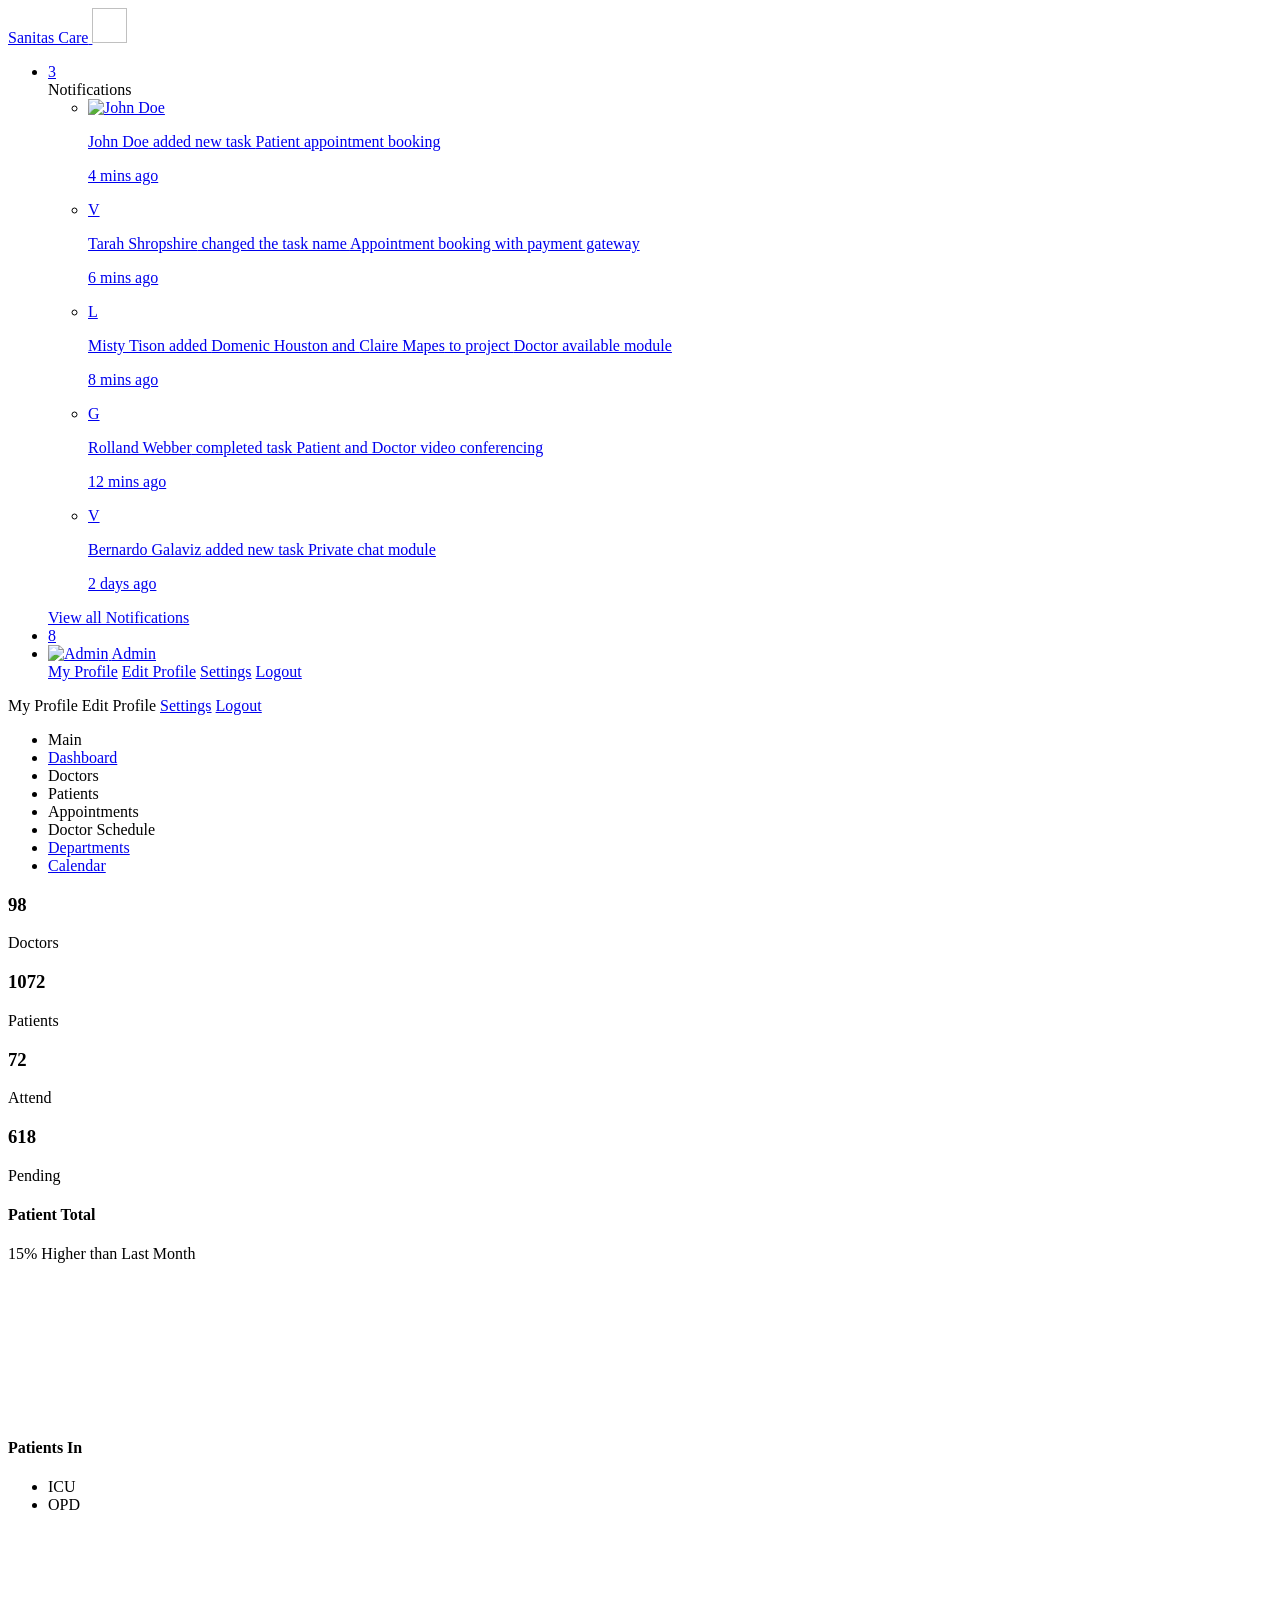
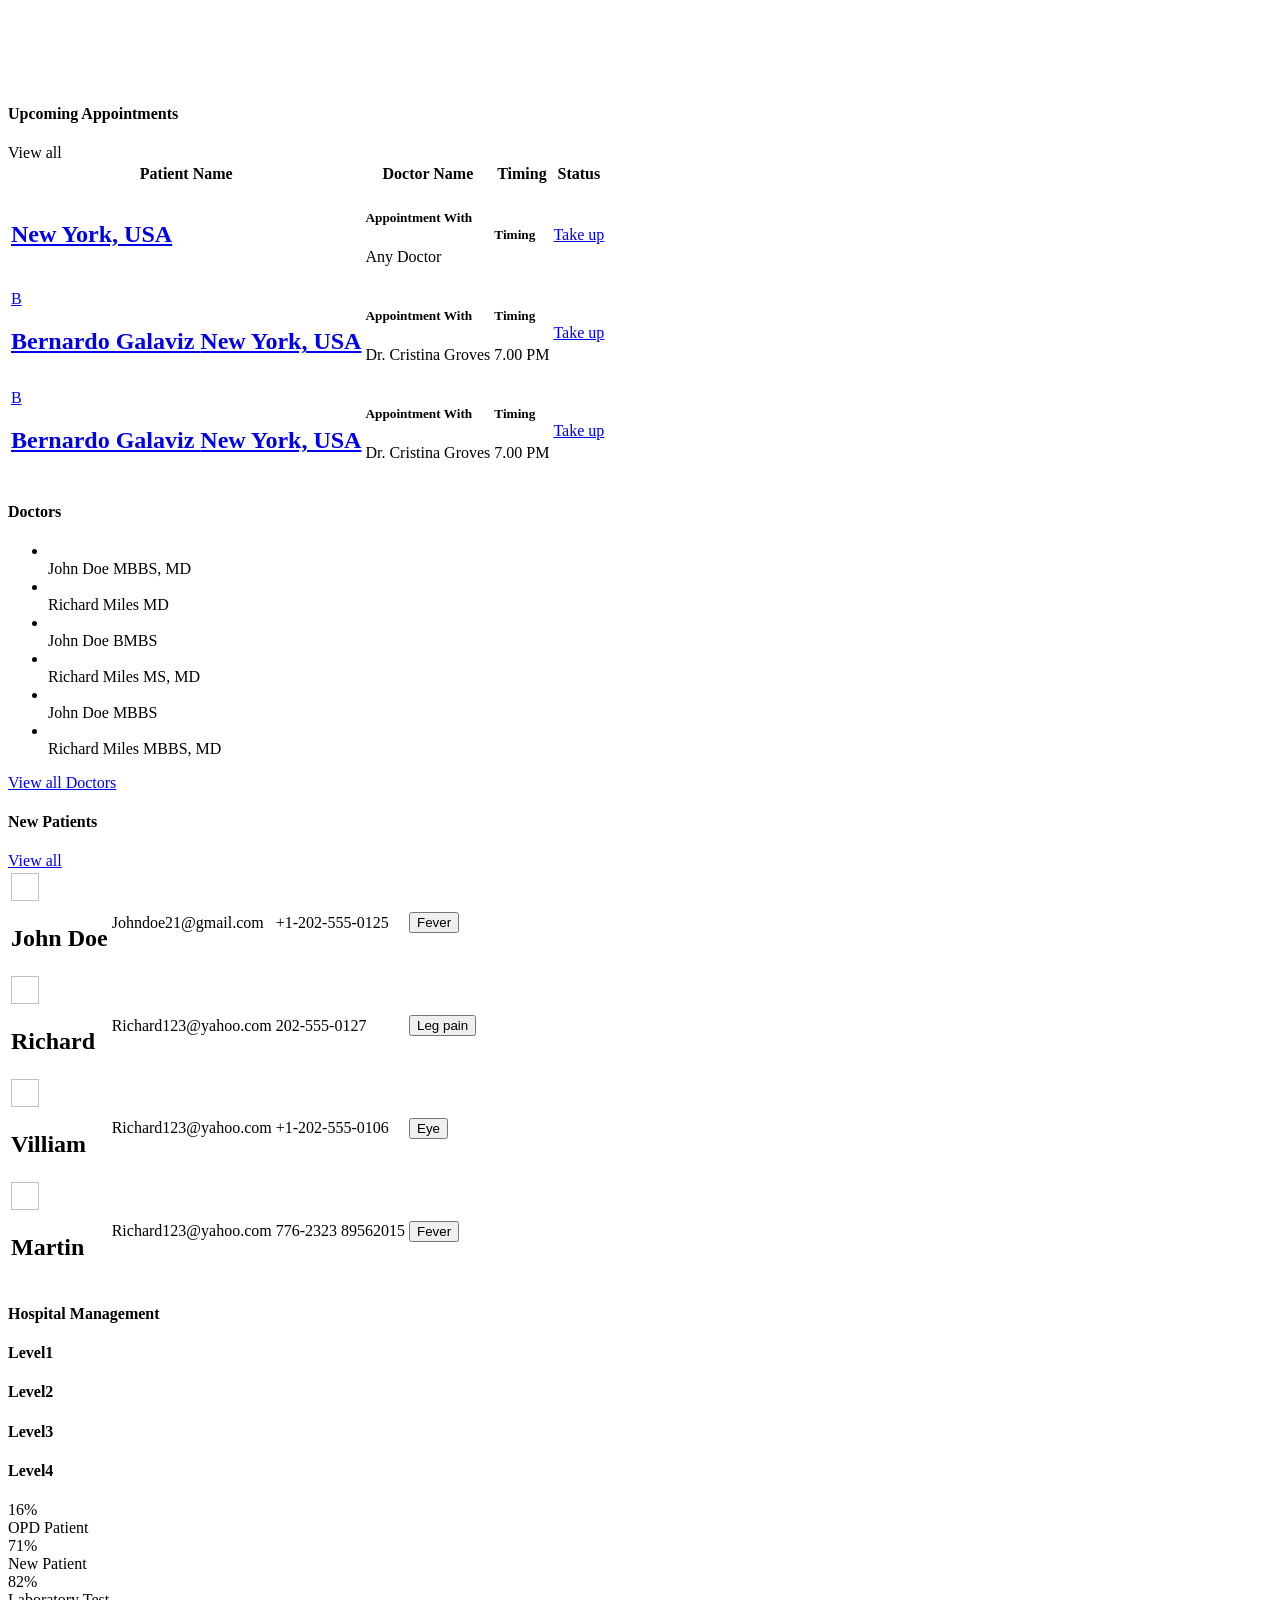
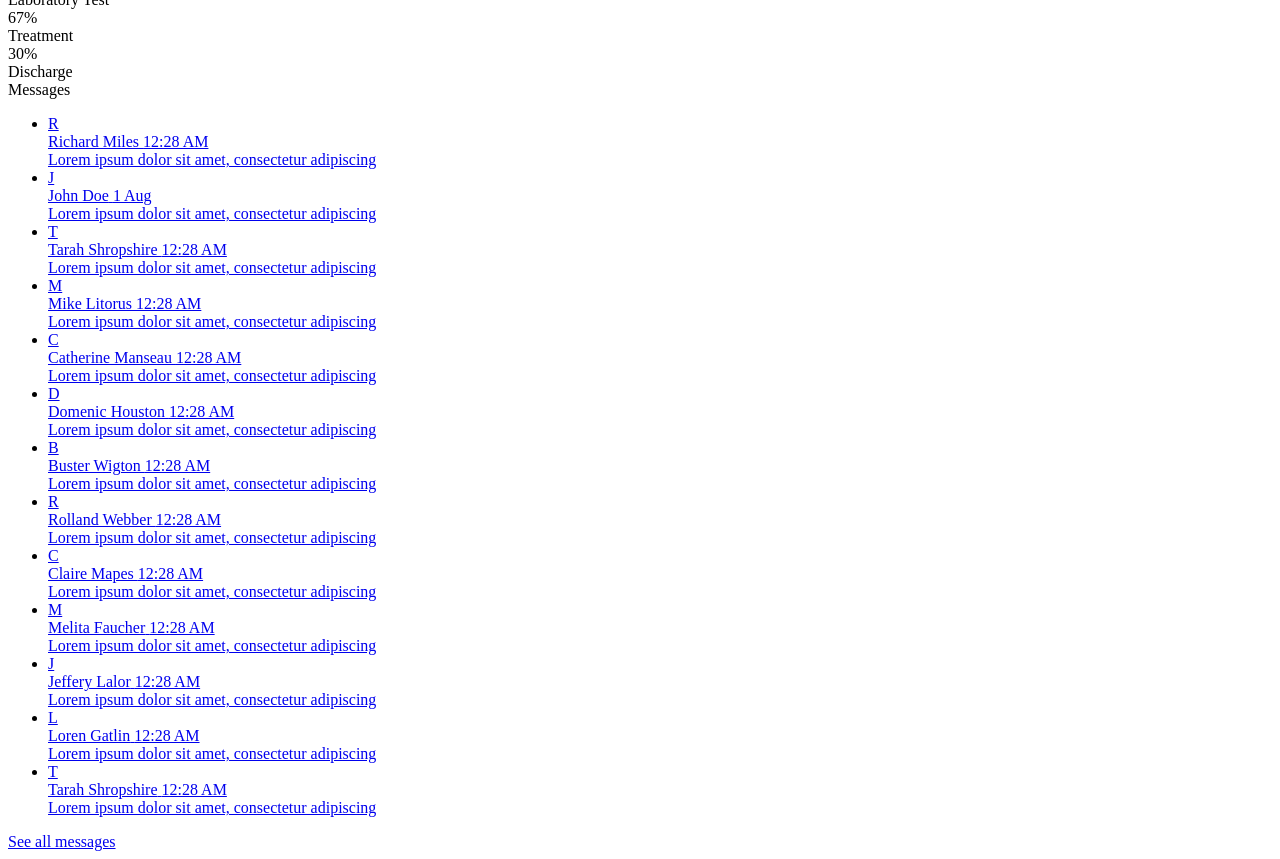
<file: src/main/resources/templates/index.html>
<!DOCTYPE html>
<html xmlns:th="http://www.thymeleaf.org">

<head>
    <meta charset="utf-8">
    <meta name="viewport" content="width=device-width, initial-scale=1.0, user-scalable=0">
	<link rel="shortcut icon" type="image/x-icon" th:href="@{assets/img/logo.png}">
    <title>Sanitas Care</title>
<!--    <link th:href="@{https://fonts.googleapis.com/icon?family=Material+Icons}" rel="stylesheet">-->
    <link rel="stylesheet" type="text/css" th:href="@{assets/css/bootstrap.min.css}">
    <link rel="stylesheet" type="text/css" th:href="@{assets/css/font-awesome.min.css}">
    <link rel="stylesheet" type="text/css" th:href="@{assets/css/style.css}">
    <!--[if lt IE 9]>

	<![endif]-->
</head>
<script th:src="@{assets/js/html5shiv.min.js}"></script>
<script th:src="@{assets/js/respond.min.js}"></script>
<body>
    <div class="main-wrapper">
        <div class="header">
			<div class="header-left">
				<a href="index.html" class="logo">
					<span>Sanitas Care</span> <img th:src="@{assets/img/logo.png}" width="35" height="35" alt="">
				</a>
			</div>
			<a id="toggle_btn" href="javascript:void(0);"><i class="fa fa-bars"></i></a>
            <a id="mobile_btn" class="mobile_btn float-left" href="#sidebar" ><i class="fa fa-bars" ></i></a>
            <ul class="nav user-menu float-right">
                <li class="nav-item dropdown d-none d-sm-block">
                    <a href="#" class="dropdown-toggle nav-link" data-toggle="dropdown"><i class="fa fa-bell-o"></i> <span class="badge badge-pill bg-danger float-right">3</span></a>
                    <div class="dropdown-menu notifications">
                        <div class="topnav-dropdown-header">
                            <span>Notifications</span>
                        </div>
                        <div class="drop-scroll">
                            <ul class="notification-list">
                                <li class="notification-message">
                                    <a href="activities.html">
                                        <div class="media">
											<span class="avatar">
												<img alt="John Doe" th:src="@{assets/img/user.jpg}" class="img-fluid">
											</span>
											<div class="media-body">
												<p class="noti-details"><span class="noti-title">John Doe</span> added new task <span class="noti-title">Patient appointment booking</span></p>
												<p class="noti-time"><span class="notification-time">4 mins ago</span></p>
											</div>
                                        </div>
                                    </a>
                                </li>
                                <li class="notification-message">
                                    <a href="activities.html">
                                        <div class="media">
											<span class="avatar">V</span>
											<div class="media-body">
												<p class="noti-details"><span class="noti-title">Tarah Shropshire</span> changed the task name <span class="noti-title">Appointment booking with payment gateway</span></p>
												<p class="noti-time"><span class="notification-time">6 mins ago</span></p>
											</div>
                                        </div>
                                    </a>
                                </li>
                                <li class="notification-message">
                                    <a href="activities.html">
                                        <div class="media">
											<span class="avatar">L</span>
											<div class="media-body">
												<p class="noti-details"><span class="noti-title">Misty Tison</span> added <span class="noti-title">Domenic Houston</span> and <span class="noti-title">Claire Mapes</span> to project <span class="noti-title">Doctor available module</span></p>
												<p class="noti-time"><span class="notification-time">8 mins ago</span></p>
											</div>
                                        </div>
                                    </a>
                                </li>
                                <li class="notification-message">
                                    <a href="activities.html">
                                        <div class="media">
											<span class="avatar">G</span>
											<div class="media-body">
												<p class="noti-details"><span class="noti-title">Rolland Webber</span> completed task <span class="noti-title">Patient and Doctor video conferencing</span></p>
												<p class="noti-time"><span class="notification-time">12 mins ago</span></p>
											</div>
                                        </div>
                                    </a>
                                </li>
                                <li class="notification-message">
                                    <a href="activities.html">
                                        <div class="media">
											<span class="avatar">V</span>
											<div class="media-body">
												<p class="noti-details"><span class="noti-title">Bernardo Galaviz</span> added new task <span class="noti-title">Private chat module</span></p>
												<p class="noti-time"><span class="notification-time">2 days ago</span></p>
											</div>
                                        </div>
                                    </a>
                                </li>
                            </ul>
                        </div>
                        <div class="topnav-dropdown-footer">
                            <a href="activities.html">View all Notifications</a>
                        </div>
                    </div>
                </li>
                <li class="nav-item dropdown d-none d-sm-block">
                    <a href="javascript:void(0);" id="open_msg_box" class="hasnotifications nav-link"><i class="fa fa-comment-o"></i> <span class="badge badge-pill bg-danger float-right">8</span></a>
                </li>
                <li class="nav-item dropdown has-arrow">
                    <a href="#" class="dropdown-toggle nav-link user-link" data-toggle="dropdown">
                        <span class="user-img">
							<img class="rounded-circle" th:src="@{assets/img/user.jpg}" width="24" alt="Admin">
							<span class="status online"></span>
						</span>
						<span>Admin</span>
                    </a>
					<div class="dropdown-menu">
						<a class="dropdown-item" href="profile.html">My Profile</a>
						<a class="dropdown-item" href="edit-profile.html">Edit Profile</a>
						<a class="dropdown-item" href="settings.html">Settings</a>
						<a class="dropdown-item" href="../Dashboard/login.html">Logout</a>
					</div>
                </li>
            </ul>
            <div class="dropdown mobile-user-menu float-right">
                <a href="#" class="dropdown-toggle" data-toggle="dropdown" aria-expanded="false"><i class="fa fa-ellipsis-v"></i></a>
                <div class="dropdown-menu dropdown-menu-right">
                    <a class="dropdown-item" th:href="@{profile.html}">My Profile</a>
                    <a class="dropdown-item" th:href="@{edit-profile.html}">Edit Profile</a>
                    <a class="dropdown-item" href="#">Settings</a>
                    <a class="dropdown-item" href="#">Logout</a>
                </div>
            </div>
        </div>
        <div class="sidebar" id="sidebar">
            <div class="sidebar-inner slimscroll">
                <div id="sidebar-menu" class="sidebar-menu">
                    <ul>
                        <li class="menu-title">Main</li>
                        <li class="active">
                            <a href="#"><i class="fa fa-dashboard"></i> <span>Dashboard</span></a>
                        </li>
						<li>
                            <a th:href="@{/viewDoctors}"><i class="fa fa-user-md"></i> <span>Doctors</span></a>
                        </li>
                        <li>
                            <a th:href="@{/viewPatients}"><i class="fa fa-wheelchair"></i> <span>Patients</span></a>
                        </li>
                        <li>
                            <a th:href="@{/viewAppointment}"><i class="fa fa-calendar"></i> <span>Appointments</span></a>
                        </li>
                        <li>
                            <a th:href="@{/viewDoctors}"><i class="fa fa-calendar-check-o"></i> <span>Doctor Schedule</span></a>
                        </li>
                        <li>
                            <a href="departments.html"><i class="fa fa-hospital-o"></i> <span>Departments</span></a>
                        </li>

                        <li>
                            <a href="calendar.html"><i class="fa fa-calendar"></i> <span>Calendar</span></a>
                        </li>

                    </ul>
                </div>
            </div>
        </div>
        <div class="page-wrapper">
            <div class="content">
                <div class="row">
                    <div class="col-md-6 col-sm-6 col-lg-6 col-xl-3">
                        <div class="dash-widget">
							<span class="dash-widget-bg1"><i class="fa fa-stethoscope" aria-hidden="true"></i></span>
							<div class="dash-widget-info text-right">
								<h3>98</h3>
								<span class="widget-title1">Doctors <i class="fa fa-check" aria-hidden="true"></i></span>
							</div>
                        </div>
                    </div>
                    <div class="col-md-6 col-sm-6 col-lg-6 col-xl-3">
                        <div class="dash-widget">
                            <span class="dash-widget-bg2"><i class="fa fa-user-o"></i></span>
                            <div class="dash-widget-info text-right">
                                <h3>1072</h3>
                                <span class="widget-title2">Patients <i class="fa fa-check" aria-hidden="true"></i></span>
                            </div>
                        </div>
                    </div>
                    <div class="col-md-6 col-sm-6 col-lg-6 col-xl-3">
                        <div class="dash-widget">
                            <span class="dash-widget-bg3"><i class="fa fa-user-md" aria-hidden="true"></i></span>
                            <div class="dash-widget-info text-right">
                                <h3>72</h3>
                                <span class="widget-title3">Attend <i class="fa fa-check" aria-hidden="true"></i></span>
                            </div>
                        </div>
                    </div>
                    <div class="col-md-6 col-sm-6 col-lg-6 col-xl-3">
                        <div class="dash-widget">
                            <span class="dash-widget-bg4"><i class="fa fa-heartbeat" aria-hidden="true"></i></span>
                            <div class="dash-widget-info text-right">
                                <h3>618</h3>
                                <span class="widget-title4">Pending <i class="fa fa-check" aria-hidden="true"></i></span>
                            </div>
                        </div>
                    </div>
                </div>
				<div class="row">
					<div class="col-12 col-md-6 col-lg-6 col-xl-6">
						<div class="card">
							<div class="card-body">
								<div class="chart-title">
									<h4>Patient Total</h4>
									<span class="float-right"><i class="fa fa-caret-up" aria-hidden="true"></i> 15% Higher than Last Month</span>
								</div>	
								<canvas id="linegraph"></canvas>
							</div>
						</div>
					</div>
					<div class="col-12 col-md-6 col-lg-6 col-xl-6">
						<div class="card">
							<div class="card-body">
								<div class="chart-title">
									<h4>Patients In</h4>
									<div class="float-right">
										<ul class="chat-user-total">
											<li><i class="fa fa-circle current-users" aria-hidden="true"></i>ICU</li>
											<li><i class="fa fa-circle old-users" aria-hidden="true"></i> OPD</li>
										</ul>
									</div>
								</div>	
								<canvas id="bargraph"></canvas>
							</div>
						</div>
					</div>
				</div>
				<div class="row">
					<div class="col-12 col-md-6 col-lg-8 col-xl-8">
						<div class="card">
							<div class="card-header">
								<h4 class="card-title d-inline-block">Upcoming Appointments</h4> <a th:href="@{/viewAppointment}" class="btn btn-primary float-right">View all</a>
							</div>
							<div class="card-body p-0">
								<div class="table-responsive">
									<table class="table mb-0">
										<thead class="d-none">
											<tr>
												<th>Patient Name</th>
												<th>Doctor Name</th>
												<th>Timing</th>
												<th class="text-right">Status</th>
											</tr>
										</thead>
										<tbody >

											<tr th:if="${(allAppointment != null )}" th:each = "listAppoint: ${allAppointment}">
												<td style="min-width: 200px;">
													<a class="avatar" href="profile.html" th:text="${listAppoint.patientName.charAt(0)}"></a>
													<h2 th:text="${listAppoint.patientName}"><a href="profile.html"><span th:if="${listAppoint.getPatient().getAddress() == null }">New York, USA</span> <span th:if="${listAppoint.getPatient().getAddress() != null }"></span></a></h2>
												</td>
												<td>
													<h5 class="time-title p-0">Appointment With</h5>
													<p th:if="${listAppoint.getDoctor() == null }">Any Doctor</p>
													<p th:if="${listAppoint.getDoctor() != null }" th:text="${'Dr. ' + listAppoint.getDoctor().firstName + ' '+ listAppoint.getDoctor().lastName}"></p>
												</td>
												<td>
													<h5 class="time-title p-0">Timing</h5>
													<p th:text="${listAppoint.timeOfMeeting}"></p>
												</td>
												<td class="text-right">
													<a href="appointments.html" class="btn btn-outline-primary take-btn">Take up</a>
												</td>
											</tr>

										     <tr>
												<td style="min-width: 200px;">
													<a class="avatar" href="profile.html">B</a>
													<h2><a href="profile.html">Bernardo Galaviz <span>New York, USA</span></a></h2>
												</td>                 
												<td>
													<h5 class="time-title p-0">Appointment With</h5>
													<p>Dr. Cristina Groves</p>
												</td>
												<td>
													<h5 class="time-title p-0">Timing</h5>
													<p>7.00 PM</p>
												</td>
												<td class="text-right">
													<a href="appointments.html" class="btn btn-outline-primary take-btn">Take up</a>
												</td>
											</tr>

											<tr>
												<td style="min-width: 200px;">
													<a class="avatar" href="profile.html">B</a>
													<h2><a href="profile.html">Bernardo Galaviz <span>New York, USA</span></a></h2>
												</td>                 
												<td>
													<h5 class="time-title p-0">Appointment With</h5>
													<p>Dr. Cristina Groves</p>
												</td>
												<td>
													<h5 class="time-title p-0">Timing</h5>
													<p>7.00 PM</p>
												</td>
												<td class="text-right">
													<a href="appointments.html" class="btn btn-outline-primary take-btn">Take up</a>
												</td>
											</tr>



										</tbody>
									</table>
								</div>
							</div>
						</div>
					</div>
                    <div class="col-12 col-md-6 col-lg-4 col-xl-4">
                        <div class="card member-panel">
							<div class="card-header bg-white">
								<h4 class="card-title mb-0">Doctors</h4>
							</div>
                            <div class="card-body">
                                <ul class="contact-list">
                                    <li>
                                        <div class="contact-cont">
                                            <div class="float-left user-img m-r-10">
                                                <a href="profile.html" title="John Doe"><img th:src="@{assets/img/user.jpg}" alt="" class="w-40 rounded-circle"><span class="status online"></span></a>
                                            </div>
                                            <div class="contact-info">
                                                <span class="contact-name text-ellipsis">John Doe</span>
                                                <span class="contact-date">MBBS, MD</span>
                                            </div>
                                        </div>
                                    </li>
                                    <li>
                                        <div class="contact-cont">
                                            <div class="float-left user-img m-r-10">
                                                <a href="profile.html" title="Richard Miles"><img th:src="@{assets/img/user.jpg}"alt="" class="w-40 rounded-circle"><span class="status offline"></span></a>
                                            </div>
                                            <div class="contact-info">
                                                <span class="contact-name text-ellipsis">Richard Miles</span>
                                                <span class="contact-date">MD</span>
                                            </div>
                                        </div>
                                    </li>
                                    <li>
                                        <div class="contact-cont">
                                            <div class="float-left user-img m-r-10">
                                                <a href="profile.html" title="John Doe"><img th:src="@{assets/img/user.jpg}" alt="" class="w-40 rounded-circle"><span class="status away"></span></a>
                                            </div>
                                            <div class="contact-info">
                                                <span class="contact-name text-ellipsis">John Doe</span>
                                                <span class="contact-date">BMBS</span>
                                            </div>
                                        </div>
                                    </li>
                                    <li>
                                        <div class="contact-cont">
                                            <div class="float-left user-img m-r-10">
                                                <a href="profile.html" title="Richard Miles"><img th:src="@{assets/img/user.jpg}" alt="" class="w-40 rounded-circle"><span class="status online"></span></a>
                                            </div>
                                            <div class="contact-info">
                                                <span class="contact-name text-ellipsis">Richard Miles</span>
                                                <span class="contact-date">MS, MD</span>
                                            </div>
                                        </div>
                                    </li>
                                    <li>
                                        <div class="contact-cont">
                                            <div class="float-left user-img m-r-10">
                                                <a href="profile.html" title="John Doe"><img th:src="@{assets/img/user.jpg}" alt="" class="w-40 rounded-circle"><span class="status offline"></span></a>
                                            </div>
                                            <div class="contact-info">
                                                <span class="contact-name text-ellipsis">John Doe</span>
                                                <span class="contact-date">MBBS</span>
                                            </div>
                                        </div>
                                    </li>
                                    <li>
                                        <div class="contact-cont">
                                            <div class="float-left user-img m-r-10">
                                                <a href="profile.html" title="Richard Miles"><img th:src="@{assets/img/user.jpg}" alt="" class="w-40 rounded-circle"><span class="status away"></span></a>
                                            </div>
                                            <div class="contact-info">
                                                <span class="contact-name text-ellipsis">Richard Miles</span>
                                                <span class="contact-date">MBBS, MD</span>
                                            </div>
                                        </div>
                                    </li>
                                </ul>
                            </div>
                            <div class="card-footer text-center bg-white">
                                <a href="doctors.html" class="text-muted">View all Doctors</a>
                            </div>
                        </div>
                    </div>
				</div>
				<div class="row">
					<div class="col-12 col-md-6 col-lg-8 col-xl-8">
						<div class="card">
							<div class="card-header">
								<h4 class="card-title d-inline-block">New Patients </h4> <a href="patients.html" class="btn btn-primary float-right">View all</a>
							</div>
							<div class="card-block">
								<div class="table-responsive">
									<table class="table mb-0 new-patient-table">
										<tbody>
											<tr>
												<td>
													<img width="28" height="28" class="rounded-circle" th:src="@{assets/img/user.jpg}" alt="">
													<h2>John Doe</h2>
												</td>
												<td>Johndoe21@gmail.com</td>
												<td>+1-202-555-0125</td>
												<td><button class="btn btn-primary btn-primary-one float-right">Fever</button></td>
											</tr>
											<tr>
												<td>
													<img width="28" height="28" class="rounded-circle" th:src="@{assets/img/user.jpg}" alt="">
													<h2>Richard</h2>
												</td>
												<td>Richard123@yahoo.com</td>
												<td>202-555-0127</td>
												<td><button class="btn btn-primary btn-primary-two float-right">Leg pain</button></td>
											</tr>
											<tr>
												<td>
													<img width="28" height="28" class="rounded-circle" th:src="@{assets/img/user.jpg}"alt="">
													<h2>Villiam</h2>
												</td>
												<td>Richard123@yahoo.com</td>
												<td>+1-202-555-0106</td>
												<td><button class="btn btn-primary btn-primary-three float-right">Eye</button></td>
											</tr>
											<tr>
												<td>
													<img width="28" height="28" class="rounded-circle" th:src="@{assets/img/user.jpg}" alt="">
													<h2>Martin</h2>
												</td>
												<td>Richard123@yahoo.com</td>
												<td>776-2323 89562015</td>
												<td><button class="btn btn-primary btn-primary-four float-right">Fever</button></td>
											</tr>
										</tbody>
									</table>
								</div>
							</div>
						</div>
					</div>
					<div class="col-12 col-md-6 col-lg-4 col-xl-4">
						<div class="hospital-barchart">
							<h4 class="card-title d-inline-block">Hospital Management</h4>
						</div>
						<div class="bar-chart">
							<div class="legend">
								<div class="item">
									<h4>Level1</h4>
								</div>
								
								<div class="item">
									<h4>Level2</h4>
								</div>
								<div class="item text-right">
									<h4>Level3</h4>
								</div>
								<div class="item text-right">
									<h4>Level4</h4>
								</div>
							</div>
							<div class="chart clearfix">
								<div class="item">
									<div class="bar">
										<span class="percent">16%</span>
										<div class="item-progress" data-percent="16">
											<span class="title">OPD Patient</span>
										</div>
									</div>
								</div>
								<div class="item">
									<div class="bar">
										<span class="percent">71%</span>
										<div class="item-progress" data-percent="71">
											<span class="title">New Patient</span>
										</div>
									</div>
								</div>
								<div class="item">
									<div class="bar">
										<span class="percent">82%</span>
										<div class="item-progress" data-percent="82">
											<span class="title">Laboratory Test</span>
										</div>
									</div>
								</div>
								<div class="item">
									<div class="bar">
										<span class="percent">67%</span>
										<div class="item-progress" data-percent="67">
											<span class="title">Treatment</span>
										</div>
									</div>
								</div>
								<div class="item">
									<div class="bar">
										<span class="percent">30%</span>									
										<div class="item-progress" data-percent="30">
											<span class="title">Discharge</span>
										</div>
									</div>
								</div>
							</div>
						</div>
					 </div>
				</div>
            </div>
            <div class="notification-box">
                <div class="msg-sidebar notifications msg-noti">
                    <div class="topnav-dropdown-header">
                        <span>Messages</span>
                    </div>
                    <div class="drop-scroll msg-list-scroll" id="msg_list">
                        <ul class="list-box">
                            <li>
                                <a href="chat.html">
                                    <div class="list-item">
                                        <div class="list-left">
                                            <span class="avatar">R</span>
                                        </div>
                                        <div class="list-body">
                                            <span class="message-author">Richard Miles </span>
                                            <span class="message-time">12:28 AM</span>
                                            <div class="clearfix"></div>
                                            <span class="message-content">Lorem ipsum dolor sit amet, consectetur adipiscing</span>
                                        </div>
                                    </div>
                                </a>
                            </li>
                            <li>
                                <a href="chat.html">
                                    <div class="list-item new-message">
                                        <div class="list-left">
                                            <span class="avatar">J</span>
                                        </div>
                                        <div class="list-body">
                                            <span class="message-author">John Doe</span>
                                            <span class="message-time">1 Aug</span>
                                            <div class="clearfix"></div>
                                            <span class="message-content">Lorem ipsum dolor sit amet, consectetur adipiscing</span>
                                        </div>
                                    </div>
                                </a>
                            </li>
                            <li>
                                <a href="chat.html">
                                    <div class="list-item">
                                        <div class="list-left">
                                            <span class="avatar">T</span>
                                        </div>
                                        <div class="list-body">
                                            <span class="message-author"> Tarah Shropshire </span>
                                            <span class="message-time">12:28 AM</span>
                                            <div class="clearfix"></div>
                                            <span class="message-content">Lorem ipsum dolor sit amet, consectetur adipiscing</span>
                                        </div>
                                    </div>
                                </a>
                            </li>
                            <li>
                                <a href="chat.html">
                                    <div class="list-item">
                                        <div class="list-left">
                                            <span class="avatar">M</span>
                                        </div>
                                        <div class="list-body">
                                            <span class="message-author">Mike Litorus</span>
                                            <span class="message-time">12:28 AM</span>
                                            <div class="clearfix"></div>
                                            <span class="message-content">Lorem ipsum dolor sit amet, consectetur adipiscing</span>
                                        </div>
                                    </div>
                                </a>
                            </li>
                            <li>
                                <a href="chat.html">
                                    <div class="list-item">
                                        <div class="list-left">
                                            <span class="avatar">C</span>
                                        </div>
                                        <div class="list-body">
                                            <span class="message-author"> Catherine Manseau </span>
                                            <span class="message-time">12:28 AM</span>
                                            <div class="clearfix"></div>
                                            <span class="message-content">Lorem ipsum dolor sit amet, consectetur adipiscing</span>
                                        </div>
                                    </div>
                                </a>
                            </li>
                            <li>
                                <a href="chat.html">
                                    <div class="list-item">
                                        <div class="list-left">
                                            <span class="avatar">D</span>
                                        </div>
                                        <div class="list-body">
                                            <span class="message-author"> Domenic Houston </span>
                                            <span class="message-time">12:28 AM</span>
                                            <div class="clearfix"></div>
                                            <span class="message-content">Lorem ipsum dolor sit amet, consectetur adipiscing</span>
                                        </div>
                                    </div>
                                </a>
                            </li>
                            <li>
                                <a href="chat.html">
                                    <div class="list-item">
                                        <div class="list-left">
                                            <span class="avatar">B</span>
                                        </div>
                                        <div class="list-body">
                                            <span class="message-author"> Buster Wigton </span>
                                            <span class="message-time">12:28 AM</span>
                                            <div class="clearfix"></div>
                                            <span class="message-content">Lorem ipsum dolor sit amet, consectetur adipiscing</span>
                                        </div>
                                    </div>
                                </a>
                            </li>
                            <li>
                                <a href="chat.html">
                                    <div class="list-item">
                                        <div class="list-left">
                                            <span class="avatar">R</span>
                                        </div>
                                        <div class="list-body">
                                            <span class="message-author"> Rolland Webber </span>
                                            <span class="message-time">12:28 AM</span>
                                            <div class="clearfix"></div>
                                            <span class="message-content">Lorem ipsum dolor sit amet, consectetur adipiscing</span>
                                        </div>
                                    </div>
                                </a>
                            </li>
                            <li>
                                <a href="chat.html">
                                    <div class="list-item">
                                        <div class="list-left">
                                            <span class="avatar">C</span>
                                        </div>
                                        <div class="list-body">
                                            <span class="message-author"> Claire Mapes </span>
                                            <span class="message-time">12:28 AM</span>
                                            <div class="clearfix"></div>
                                            <span class="message-content">Lorem ipsum dolor sit amet, consectetur adipiscing</span>
                                        </div>
                                    </div>
                                </a>
                            </li>
                            <li>
                                <a href="chat.html">
                                    <div class="list-item">
                                        <div class="list-left">
                                            <span class="avatar">M</span>
                                        </div>
                                        <div class="list-body">
                                            <span class="message-author">Melita Faucher</span>
                                            <span class="message-time">12:28 AM</span>
                                            <div class="clearfix"></div>
                                            <span class="message-content">Lorem ipsum dolor sit amet, consectetur adipiscing</span>
                                        </div>
                                    </div>
                                </a>
                            </li>
                            <li>
                                <a href="chat.html">
                                    <div class="list-item">
                                        <div class="list-left">
                                            <span class="avatar">J</span>
                                        </div>
                                        <div class="list-body">
                                            <span class="message-author">Jeffery Lalor</span>
                                            <span class="message-time">12:28 AM</span>
                                            <div class="clearfix"></div>
                                            <span class="message-content">Lorem ipsum dolor sit amet, consectetur adipiscing</span>
                                        </div>
                                    </div>
                                </a>
                            </li>
                            <li>
                                <a href="chat.html">
                                    <div class="list-item">
                                        <div class="list-left">
                                            <span class="avatar">L</span>
                                        </div>
                                        <div class="list-body">
                                            <span class="message-author">Loren Gatlin</span>
                                            <span class="message-time">12:28 AM</span>
                                            <div class="clearfix"></div>
                                            <span class="message-content">Lorem ipsum dolor sit amet, consectetur adipiscing</span>
                                        </div>
                                    </div>
                                </a>
                            </li>
                            <li>
                                <a href="chat.html">
                                    <div class="list-item">
                                        <div class="list-left">
                                            <span class="avatar">T</span>
                                        </div>
                                        <div class="list-body">
                                            <span class="message-author">Tarah Shropshire</span>
                                            <span class="message-time">12:28 AM</span>
                                            <div class="clearfix"></div>
                                            <span class="message-content">Lorem ipsum dolor sit amet, consectetur adipiscing</span>
                                        </div>
                                    </div>
                                </a>
                            </li>
                        </ul>
                    </div>
                    <div class="topnav-dropdown-footer">
                        <a href="chat.html">See all messages</a>
                    </div>
                </div>
            </div>
        </div>
    </div>
    <div class="sidebar-overlay" data-reff=""></div>
    <script th:src="@{assets/js/jquery-3.2.1.min.js}"></script>
	<script th:src="@{assets/js/popper.min.js}"></script>
    <script th:src="@{assets/js/bootstrap.min.js}"></script>
    <script th:src="@{assets/js/jquery.slimscroll.js}"></script>
    <script th:src="@{assets/js/Chart.bundle.js}"></script>
    <script th:src="@{assets/js/chart.js}"></script>
    <script th:src="@{assets/js/app.js}"></script>

</body>



</html>
</file>
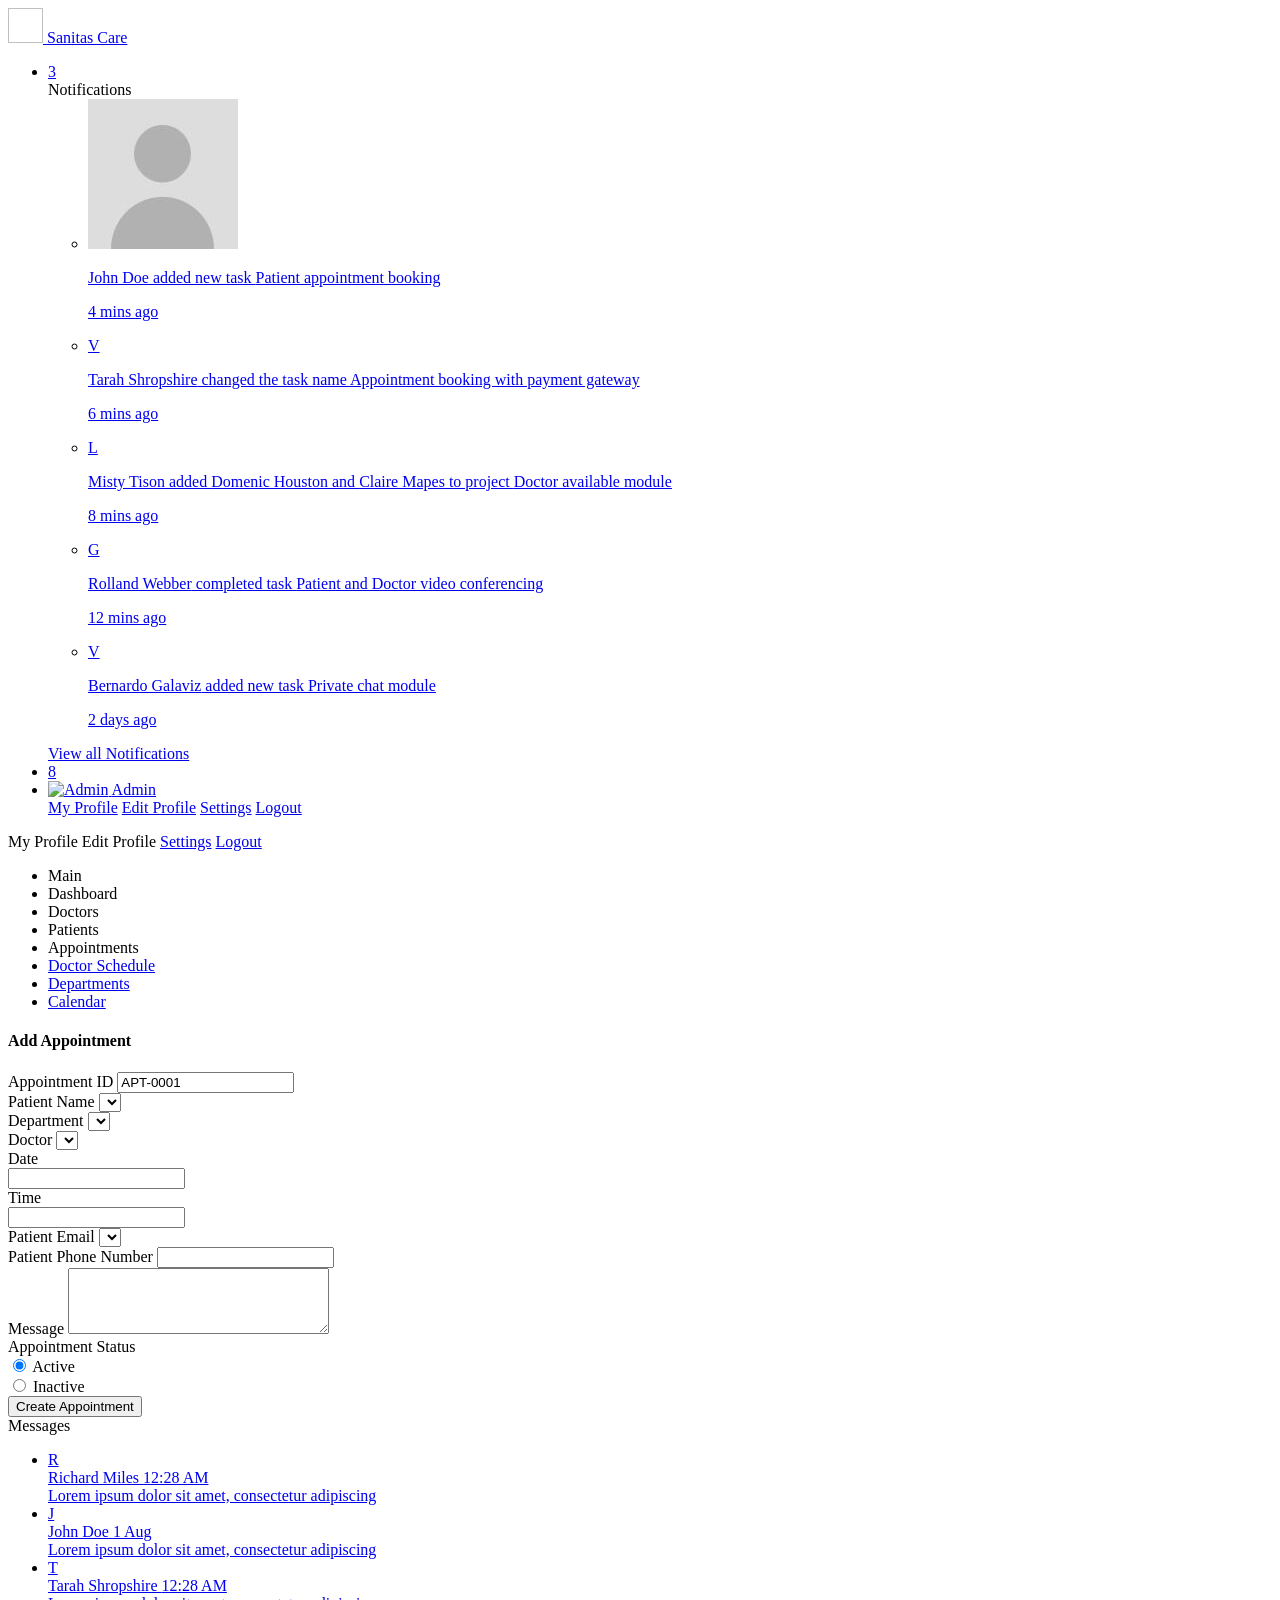
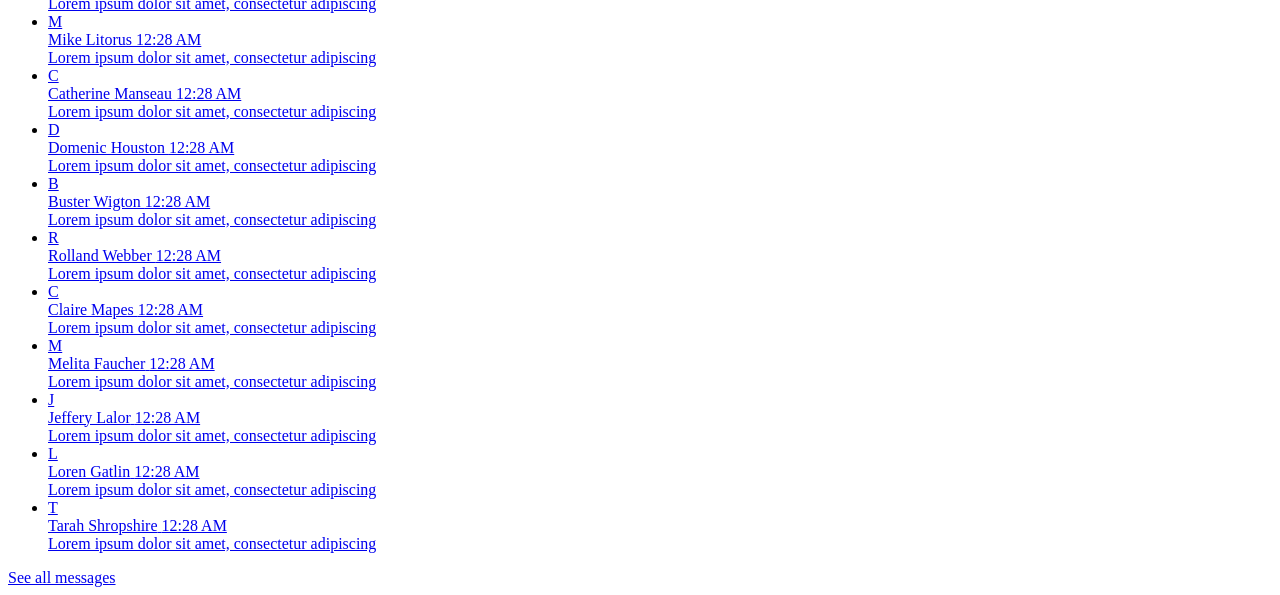
<file: src/main/resources/templates/add-appointment.html>
<!DOCTYPE html>
<html xmlns:th="http://www.thymeleaf.org">


<!-- add-appointment24:07-->
<head>
    <meta charset="utf-8">
    <meta name="viewport" content="width=device-width, initial-scale=1.0, user-scalable=0">
    <link rel="shortcut icon" type="image/x-icon" th:href="@{assets/img/logo.png}">
    <title>Sanitas Care</title>
    <link rel="stylesheet" type="text/css" th:href="@{assets/css/bootstrap.min.css}">
    <link rel="stylesheet" type="text/css" th:href="@{assets/css/font-awesome.min.css}">
    <link rel="stylesheet" type="text/css" th:href="@{assets/css/select2.min.css}">
    <link rel="stylesheet" type="text/css" th:href="@{assets/css/bootstrap-datetimepicker.min.css}">
    <link rel="stylesheet" type="text/css" th:href="@{assets/css/style.css}">
    <!--[if lt IE 9]>

    <![endif]-->
</head>
<script th:src="@{assets/js/html5shiv.min.js}"></script>
<script th:src="@{assets/js/respond.min.js}"></script>

<body>
    <div class="main-wrapper">
        <div class="header">
			<div class="header-left">
				<a href="index.html" class="logo">
					<img th:src="@{assets/img/logo.png}" width="35" height="35" alt=""> <span>Sanitas Care</span>
				</a>
			</div>
			<a id="toggle_btn" href="javascript:void(0);"><i class="fa fa-bars"></i></a>
            <a id="mobile_btn" class="mobile_btn float-left" href="#sidebar"><i class="fa fa-bars"></i></a>
            <ul class="nav user-menu float-right">
                <li class="nav-item dropdown d-none d-sm-block">
                    <a href="#" class="dropdown-toggle nav-link" data-toggle="dropdown"><i class="fa fa-bell-o"></i> <span class="badge badge-pill bg-danger float-right">3</span></a>
                    <div class="dropdown-menu notifications">
                        <div class="topnav-dropdown-header">
                            <span>Notifications</span>
                        </div>
                        <div class="drop-scroll">
                            <ul class="notification-list">
                                <li class="notification-message">
                                    <a href="activities.html">
                                        <div class="media">
											<span class="avatar">
												<img alt="John Doe" src="../static/assets/img/user.jpg" class="img-fluid rounded-circle">
											</span>
											<div class="media-body">
												<p class="noti-details"><span class="noti-title">John Doe</span> added new task <span class="noti-title">Patient appointment booking</span></p>
												<p class="noti-time"><span class="notification-time">4 mins ago</span></p>
											</div>
                                        </div>
                                    </a>
                                </li>
                                <li class="notification-message">
                                    <a href="activities.html">
                                        <div class="media">
											<span class="avatar">V</span>
											<div class="media-body">
												<p class="noti-details"><span class="noti-title">Tarah Shropshire</span> changed the task name <span class="noti-title">Appointment booking with payment gateway</span></p>
												<p class="noti-time"><span class="notification-time">6 mins ago</span></p>
											</div>
                                        </div>
                                    </a>
                                </li>
                                <li class="notification-message">
                                    <a href="activities.html">
                                        <div class="media">
											<span class="avatar">L</span>
											<div class="media-body">
												<p class="noti-details"><span class="noti-title">Misty Tison</span> added <span class="noti-title">Domenic Houston</span> and <span class="noti-title">Claire Mapes</span> to project <span class="noti-title">Doctor available module</span></p>
												<p class="noti-time"><span class="notification-time">8 mins ago</span></p>
											</div>
                                        </div>
                                    </a>
                                </li>
                                <li class="notification-message">
                                    <a href="activities.html">
                                        <div class="media">
											<span class="avatar">G</span>
											<div class="media-body">
												<p class="noti-details"><span class="noti-title">Rolland Webber</span> completed task <span class="noti-title">Patient and Doctor video conferencing</span></p>
												<p class="noti-time"><span class="notification-time">12 mins ago</span></p>
											</div>
                                        </div>
                                    </a>
                                </li>
                                <li class="notification-message">
                                    <a href="activities.html">
                                        <div class="media">
											<span class="avatar">V</span>
											<div class="media-body">
												<p class="noti-details"><span class="noti-title">Bernardo Galaviz</span> added new task <span class="noti-title">Private chat module</span></p>
												<p class="noti-time"><span class="notification-time">2 days ago</span></p>
											</div>
                                        </div>
                                    </a>
                                </li>
                            </ul>
                        </div>
                        <div class="topnav-dropdown-footer">
                            <a href="activities.html">View all Notifications</a>
                        </div>
                    </div>
                </li>
                <li class="nav-item dropdown d-none d-sm-block">
                    <a href="javascript:void(0);" id="open_msg_box" class="hasnotifications nav-link"><i class="fa fa-comment-o"></i> <span class="badge badge-pill bg-danger float-right">8</span></a>
                </li>
                <li class="nav-item dropdown has-arrow">
                    <a href="#" class="dropdown-toggle nav-link user-link" data-toggle="dropdown">
                        <span class="user-img"><img class="rounded-circle" th:src="@{assets/img/user.jpg}" width="40" alt="Admin">
							<span class="status online"></span></span>
                        <span>Admin</span>
                    </a>
					<div class="dropdown-menu">
						<a class="dropdown-item" href="profile.html">My Profile</a>
						<a class="dropdown-item" href="edit-profile.html">Edit Profile</a>
						<a class="dropdown-item" href="settings.html">Settings</a>
						<a class="dropdown-item" href="../Dashboard/login.html">Logout</a>
					</div>
                </li>
            </ul>
            <div class="dropdown mobile-user-menu float-right">
                <a href="#" class="nav-link dropdown-toggle" data-toggle="dropdown" aria-expanded="false"><i class="fa fa-ellipsis-v"></i></a>
                <div class="dropdown-menu dropdown-menu-right">
                    <a class="dropdown-item" th:href="@{profile.html}">My Profile</a>
                    <a class="dropdown-item" th:href="@{edit-profile.html}">Edit Profile</a>
                    <a class="dropdown-item" href="#">Settings</a>
                    <a class="dropdown-item" href="#">Logout</a>
                </div>
            </div>
        </div>
        <div class="sidebar" id="sidebar">
            <div class="sidebar-inner slimscroll">
                <div id="sidebar-menu" class="sidebar-menu">
                    <ul>
                        <li class="menu-title">Main</li>
                        <li>
                            <a th:href="@{/overall}"><i class="fa fa-dashboard"></i> <span>Dashboard</span></a>
                        </li>
						<li>
                            <a th:href="@{/viewDoctors}"><i class="fa fa-user-md"></i> <span>Doctors</span></a>
                        </li>
                        <li>
                            <a th:href="@{/viewPatients}"><i class="fa fa-wheelchair"></i> <span>Patients</span></a>
                        </li>
                        <li class="active">
                            <a th:href="@{/viewAppointment}"><i class="fa fa-calendar"></i> <span>Appointments</span></a>
                        </li>
                        <li>
                            <a href="schedule.html"><i class="fa fa-calendar-check-o"></i> <span>Doctor Schedule</span></a>
                        </li>
                        <li>
                            <a href="departments.html"><i class="fa fa-hospital-o"></i> <span>Departments</span></a>
                        </li>

                        <li>
                            <a href="calendar.html"><i class="fa fa-calendar"></i> <span>Calendar</span></a>
                        </li>

                    </ul>
                </div>
            </div>
        </div>
        <div class="page-wrapper">
            <div class="content">
                <div class="row">
                    <div class="col-lg-8 offset-lg-2">
                        <h4 class="page-title">Add Appointment</h4>
                    </div>
                </div>
                <div class="row">
                    <div class="col-lg-8 offset-lg-2">
                        <form th:action="@{/addAppointment}" th:Object="${appointment}" method="POST" >
                            <div class="row">
                                <div class="col-md-6">
                                    <div class="form-group">
										<label>Appointment ID</label>
										<input class="form-control" type="text" value="APT-0001" readonly="">
									</div>
                                </div>
                                <div class="col-md-6">
									<div class="form-group">
										<label>Patient Name</label>
										<select th:field="*{patientName}" class="select">
                                            <option th:value="'Unknown'" th:text="Select"></option>
                                            <option th:each="patient: ${patientData}"  th:value="${patient.firstName}" th:text="${patient.firstName + ' ' + patient.lastName}"></option>
										</select>
									</div>
                                </div>
                            </div>
                            <div class="row">
                                <div class="col-md-6">
                                    <div class="form-group">
                                        <label>Department</label>
                                        <select class="select" th:field="*{department}" >
                                            <option th:value="'Unknown'" th:text="Select"></option>
                                            <option th:value="'Dentists'" th:text="Dentists"></option>
                                            <option th:value="'Neurology'" th:text="Neurology"></option>
                                            <option th:value="'Opthalmology'" th:text="Opthalmology" ></option>
                                            <option th:value="'Orthopedics'" th:text="Orthopedics" ></option>
                                            <option th:value="'ENT'" th:text="ENT" ></option>
                                        </select>
                                    </div>
                                </div>

                                <div class="col-md-6">
                                    <div class="form-group">
                                        <label>Doctor</label>
                                        <select th:field="*{doctor.firstName}"  class="select">
                                            <option th:value="'Any Doctor'" th:text="Select"></option>
                                            <option th:each="doctor: ${doctorData}"  th:value="${doctor.firstName}" th:text="${doctor.firstName + ' ' + doctor.lastName}"></option>
<!--											<option th:value="'Unknown'" th:text="Select"></option>-->
<!--                                            <option th:value="*{doctor.firstName}" th:text="${doctor.firstName + ' ' + doctor.lastName}"></option>-->
<!--											<option>Cristina Groves</option>-->
<!--											<option>Marie Wells</option>-->
<!--											<option>Henry Daniels</option>-->
                                        </select>
                                    </div>
                                </div>
                            </div>
                            <div class="row">
                                <div class="col-md-6">
                                    <div class="form-group">
                                        <label>Date</label>
                                        <div class="cal-icon">
                                            <input th:field="*{dateOfAppointment}" type="text" class="form-control datetimepicker">
                                        </div>
                                    </div>
                                </div>
                                <div class="col-md-6">
                                    <div class="form-group">
                                        <label>Time</label>
                                        <div class="time-icon">
                                            <input th:field="*{timeOfMeeting}" type="text" class="form-control" id="datetimepicker3">
                                        </div>
                                    </div>
                                </div>
                            </div>
                            <div class="row">
                                <div class="col-md-6">
                                    <div class="form-group">
                                        <label>Patient Email</label>
                                        <select th:field="*{patientEmail}" class="select">
                                            <option th:value="'Unknown'" th:text="Select"></option>
                                            <option th:each="patient: ${patientData}"  th:value="${patient.username}" th:text="${patient.username}"></option>
                                        </select>
                                    </div>
                                </div>
                                <div class="col-md-6">
                                    <div class="form-group">
                                        <label>Patient Phone Number</label>
                                        <input th:field="*{phone}" class="form-control" type="text">
                                    </div>
                                </div>
                            </div>
                            <div class="form-group">
                                <label>Message</label>
                                <textarea cols="30" rows="4" class="form-control" th:field="*{message}" ></textarea>
                            </div>
                            <div class="form-group">
                                <label class="display-block">Appointment Status</label>
								<div class="form-check form-check-inline">
									<input class="form-check-input" type="radio" name="status" id="product_active" th:field="*{status}" th:value="Active"  checked>
									<label class="form-check-label" for="product_active">
									Active
									</label>
								</div>
								<div class="form-check form-check-inline">
									<input type="radio" name="status" id="product_inactive" class="form-check-input" th:field="*{status}" th:value="Inactive"  value="option2">
									<label class="form-check-label" for="product_inactive">
									Inactive
									</label>
								</div>
                            </div>
                            <div class="m-t-20 text-center">
                                <button class="btn btn-primary submit-btn">Create Appointment</button>
                            </div>
                        </form>
                    </div>
                </div>
            </div>
			<div class="notification-box">
                <div class="msg-sidebar notifications msg-noti">
                    <div class="topnav-dropdown-header">
                        <span>Messages</span>
                    </div>
                    <div class="drop-scroll msg-list-scroll" id="msg_list">
                        <ul class="list-box">
                            <li>
                                <a href="chat.html">
                                    <div class="list-item">
                                        <div class="list-left">
                                            <span class="avatar">R</span>
                                        </div>
                                        <div class="list-body">
                                            <span class="message-author">Richard Miles </span>
                                            <span class="message-time">12:28 AM</span>
                                            <div class="clearfix"></div>
                                            <span class="message-content">Lorem ipsum dolor sit amet, consectetur adipiscing</span>
                                        </div>
                                    </div>
                                </a>
                            </li>
                            <li>
                                <a href="chat.html">
                                    <div class="list-item new-message">
                                        <div class="list-left">
                                            <span class="avatar">J</span>
                                        </div>
                                        <div class="list-body">
                                            <span class="message-author">John Doe</span>
                                            <span class="message-time">1 Aug</span>
                                            <div class="clearfix"></div>
                                            <span class="message-content">Lorem ipsum dolor sit amet, consectetur adipiscing</span>
                                        </div>
                                    </div>
                                </a>
                            </li>
                            <li>
                                <a href="chat.html">
                                    <div class="list-item">
                                        <div class="list-left">
                                            <span class="avatar">T</span>
                                        </div>
                                        <div class="list-body">
                                            <span class="message-author"> Tarah Shropshire </span>
                                            <span class="message-time">12:28 AM</span>
                                            <div class="clearfix"></div>
                                            <span class="message-content">Lorem ipsum dolor sit amet, consectetur adipiscing</span>
                                        </div>
                                    </div>
                                </a>
                            </li>
                            <li>
                                <a href="chat.html">
                                    <div class="list-item">
                                        <div class="list-left">
                                            <span class="avatar">M</span>
                                        </div>
                                        <div class="list-body">
                                            <span class="message-author">Mike Litorus</span>
                                            <span class="message-time">12:28 AM</span>
                                            <div class="clearfix"></div>
                                            <span class="message-content">Lorem ipsum dolor sit amet, consectetur adipiscing</span>
                                        </div>
                                    </div>
                                </a>
                            </li>
                            <li>
                                <a href="chat.html">
                                    <div class="list-item">
                                        <div class="list-left">
                                            <span class="avatar">C</span>
                                        </div>
                                        <div class="list-body">
                                            <span class="message-author"> Catherine Manseau </span>
                                            <span class="message-time">12:28 AM</span>
                                            <div class="clearfix"></div>
                                            <span class="message-content">Lorem ipsum dolor sit amet, consectetur adipiscing</span>
                                        </div>
                                    </div>
                                </a>
                            </li>
                            <li>
                                <a href="chat.html">
                                    <div class="list-item">
                                        <div class="list-left">
                                            <span class="avatar">D</span>
                                        </div>
                                        <div class="list-body">
                                            <span class="message-author"> Domenic Houston </span>
                                            <span class="message-time">12:28 AM</span>
                                            <div class="clearfix"></div>
                                            <span class="message-content">Lorem ipsum dolor sit amet, consectetur adipiscing</span>
                                        </div>
                                    </div>
                                </a>
                            </li>
                            <li>
                                <a href="chat.html">
                                    <div class="list-item">
                                        <div class="list-left">
                                            <span class="avatar">B</span>
                                        </div>
                                        <div class="list-body">
                                            <span class="message-author"> Buster Wigton </span>
                                            <span class="message-time">12:28 AM</span>
                                            <div class="clearfix"></div>
                                            <span class="message-content">Lorem ipsum dolor sit amet, consectetur adipiscing</span>
                                        </div>
                                    </div>
                                </a>
                            </li>
                            <li>
                                <a href="chat.html">
                                    <div class="list-item">
                                        <div class="list-left">
                                            <span class="avatar">R</span>
                                        </div>
                                        <div class="list-body">
                                            <span class="message-author"> Rolland Webber </span>
                                            <span class="message-time">12:28 AM</span>
                                            <div class="clearfix"></div>
                                            <span class="message-content">Lorem ipsum dolor sit amet, consectetur adipiscing</span>
                                        </div>
                                    </div>
                                </a>
                            </li>
                            <li>
                                <a href="chat.html">
                                    <div class="list-item">
                                        <div class="list-left">
                                            <span class="avatar">C</span>
                                        </div>
                                        <div class="list-body">
                                            <span class="message-author"> Claire Mapes </span>
                                            <span class="message-time">12:28 AM</span>
                                            <div class="clearfix"></div>
                                            <span class="message-content">Lorem ipsum dolor sit amet, consectetur adipiscing</span>
                                        </div>
                                    </div>
                                </a>
                            </li>
                            <li>
                                <a href="chat.html">
                                    <div class="list-item">
                                        <div class="list-left">
                                            <span class="avatar">M</span>
                                        </div>
                                        <div class="list-body">
                                            <span class="message-author">Melita Faucher</span>
                                            <span class="message-time">12:28 AM</span>
                                            <div class="clearfix"></div>
                                            <span class="message-content">Lorem ipsum dolor sit amet, consectetur adipiscing</span>
                                        </div>
                                    </div>
                                </a>
                            </li>
                            <li>
                                <a href="chat.html">
                                    <div class="list-item">
                                        <div class="list-left">
                                            <span class="avatar">J</span>
                                        </div>
                                        <div class="list-body">
                                            <span class="message-author">Jeffery Lalor</span>
                                            <span class="message-time">12:28 AM</span>
                                            <div class="clearfix"></div>
                                            <span class="message-content">Lorem ipsum dolor sit amet, consectetur adipiscing</span>
                                        </div>
                                    </div>
                                </a>
                            </li>
                            <li>
                                <a href="chat.html">
                                    <div class="list-item">
                                        <div class="list-left">
                                            <span class="avatar">L</span>
                                        </div>
                                        <div class="list-body">
                                            <span class="message-author">Loren Gatlin</span>
                                            <span class="message-time">12:28 AM</span>
                                            <div class="clearfix"></div>
                                            <span class="message-content">Lorem ipsum dolor sit amet, consectetur adipiscing</span>
                                        </div>
                                    </div>
                                </a>
                            </li>
                            <li>
                                <a href="chat.html">
                                    <div class="list-item">
                                        <div class="list-left">
                                            <span class="avatar">T</span>
                                        </div>
                                        <div class="list-body">
                                            <span class="message-author">Tarah Shropshire</span>
                                            <span class="message-time">12:28 AM</span>
                                            <div class="clearfix"></div>
                                            <span class="message-content">Lorem ipsum dolor sit amet, consectetur adipiscing</span>
                                        </div>
                                    </div>
                                </a>
                            </li>
                        </ul>
                    </div>
                    <div class="topnav-dropdown-footer">
                        <a href="chat.html">See all messages</a>
                    </div>
					
                </div>
            </div>
        </div>
    </div>
    <div class="sidebar-overlay" data-reff=""></div>
    <script th:src="@{assets/js/jquery-3.2.1.min.js}"></script>
	<script th:src="@{assets/js/popper.min.js}"></script>
    <script th:src="@{assets/js/bootstrap.min.js}"></script>
    <script th:src="@{assets/js/jquery.slimscroll.js}"></script>
    <script th:src="@{assets/js/select2.min.js}"></script>
	<script th:src="@{assets/js/moment.min.js}"></script>
	<script th:src="@{assets/js/bootstrap-datetimepicker.min.js}"></script>
    <script th:src="@{assets/js/app.js}"></script>
	<script>
            $(function () {
                $('#datetimepicker3').datetimepicker({
                    format: 'LT'

                });
            });
     </script>
</body>


<!-- add-appointment24:07-->
</html>
</file>
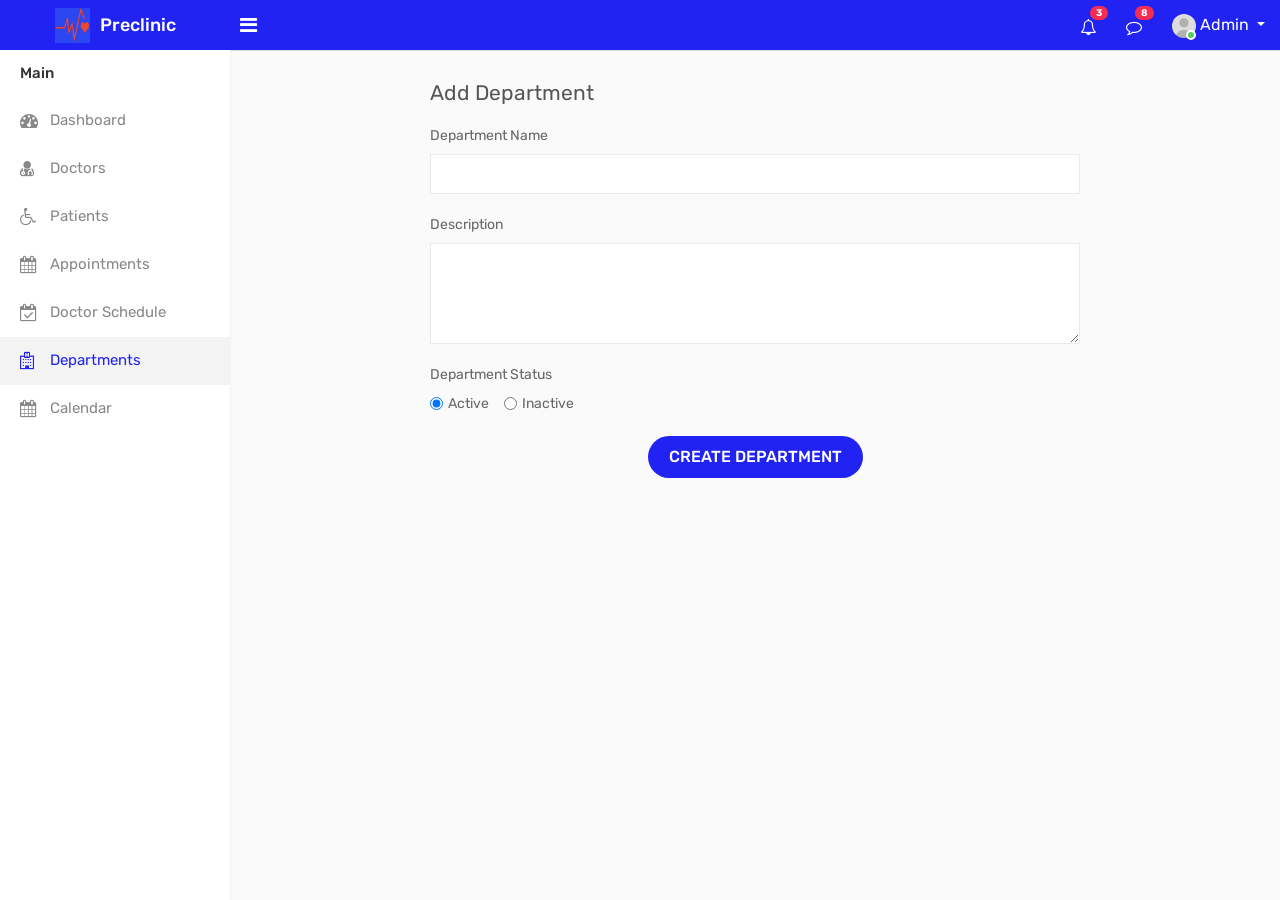
<file: src/main/resources/templates/add-department.html>
<!DOCTYPE html>
<html lang="en">


<!-- add-department24:07-->
<head>
    <meta charset="utf-8">
    <meta name="viewport" content="width=device-width, initial-scale=1.0, user-scalable=0">
    <link rel="shortcut icon" type="image/x-icon" href="../static/assets/img/favicon.ico">
    <title>Preclinic - Medical & Hospital - Bootstrap 4 Admin Template</title>
    <link rel="stylesheet" type="text/css" href="../static/assets/css/bootstrap.min.css">
    <link rel="stylesheet" type="text/css" href="../static/assets/css/font-awesome.min.css">
    <link rel="stylesheet" type="text/css" href="../static/assets/css/select2.min.css">
    <link rel="stylesheet" type="text/css" href="../static/assets/css/style.css">
    <!--[if lt IE 9]>
		<script src="assets/js/html5shiv.min.js"></script>
		<script src="assets/js/respond.min.js"></script>
	<![endif]-->
</head>

<body>
    <div class="main-wrapper">
        <div class="header">
			<div class="header-left">
				<a href="index.html" class="logo">
					<img src="../static/assets/img/logo.png" width="35" height="35" alt=""> <span>Preclinic</span>
				</a>
			</div>
			<a id="toggle_btn" href="javascript:void(0);"><i class="fa fa-bars"></i></a>
            <a id="mobile_btn" class="mobile_btn float-left" href="#sidebar"><i class="fa fa-bars"></i></a>
            <ul class="nav user-menu float-right">
                <li class="nav-item dropdown d-none d-sm-block">
                    <a href="#" class="dropdown-toggle nav-link" data-toggle="dropdown"><i class="fa fa-bell-o"></i> <span class="badge badge-pill bg-danger float-right">3</span></a>
                    <div class="dropdown-menu notifications">
                        <div class="topnav-dropdown-header">
                            <span>Notifications</span>
                        </div>
                        <div class="drop-scroll">
                            <ul class="notification-list">
                                <li class="notification-message">
                                    <a href="activities.html">
                                        <div class="media">
											<span class="avatar">
												<img alt="John Doe" src="../static/assets/img/user.jpg" class="img-fluid rounded-circle">
											</span>
											<div class="media-body">
												<p class="noti-details"><span class="noti-title">John Doe</span> added new task <span class="noti-title">Patient appointment booking</span></p>
												<p class="noti-time"><span class="notification-time">4 mins ago</span></p>
											</div>
                                        </div>
                                    </a>
                                </li>
                                <li class="notification-message">
                                    <a href="activities.html">
                                        <div class="media">
											<span class="avatar">V</span>
											<div class="media-body">
												<p class="noti-details"><span class="noti-title">Tarah Shropshire</span> changed the task name <span class="noti-title">Appointment booking with payment gateway</span></p>
												<p class="noti-time"><span class="notification-time">6 mins ago</span></p>
											</div>
                                        </div>
                                    </a>
                                </li>
                                <li class="notification-message">
                                    <a href="activities.html">
                                        <div class="media">
											<span class="avatar">L</span>
											<div class="media-body">
												<p class="noti-details"><span class="noti-title">Misty Tison</span> added <span class="noti-title">Domenic Houston</span> and <span class="noti-title">Claire Mapes</span> to project <span class="noti-title">Doctor available module</span></p>
												<p class="noti-time"><span class="notification-time">8 mins ago</span></p>
											</div>
                                        </div>
                                    </a>
                                </li>
                                <li class="notification-message">
                                    <a href="activities.html">
                                        <div class="media">
											<span class="avatar">G</span>
											<div class="media-body">
												<p class="noti-details"><span class="noti-title">Rolland Webber</span> completed task <span class="noti-title">Patient and Doctor video conferencing</span></p>
												<p class="noti-time"><span class="notification-time">12 mins ago</span></p>
											</div>
                                        </div>
                                    </a>
                                </li>
                                <li class="notification-message">
                                    <a href="activities.html">
                                        <div class="media">
											<span class="avatar">V</span>
											<div class="media-body">
												<p class="noti-details"><span class="noti-title">Bernardo Galaviz</span> added new task <span class="noti-title">Private chat module</span></p>
												<p class="noti-time"><span class="notification-time">2 days ago</span></p>
											</div>
                                        </div>
                                    </a>
                                </li>
                            </ul>
                        </div>
                        <div class="topnav-dropdown-footer">
                            <a href="activities.html">View all Notifications</a>
                        </div>
                    </div>
                </li>
                <li class="nav-item dropdown d-none d-sm-block">
                    <a href="javascript:void(0);" id="open_msg_box" class="hasnotifications nav-link"><i class="fa fa-comment-o"></i> <span class="badge badge-pill bg-danger float-right">8</span></a>
                </li>
                <li class="nav-item dropdown has-arrow">
                    <a href="#" class="dropdown-toggle nav-link user-link" data-toggle="dropdown">
                        <span class="user-img"><img class="rounded-circle" src="../static/assets/img/user.jpg" width="40" alt="Admin">
							<span class="status online"></span></span>
                        <span>Admin</span>
                    </a>
					<div class="dropdown-menu">
						<a class="dropdown-item" href="profile.html">My Profile</a>
						<a class="dropdown-item" href="edit-profile.html">Edit Profile</a>
						<a class="dropdown-item" href="settings.html">Settings</a>
						<a class="dropdown-item" href="../Dashboard/login.html">Logout</a>
					</div>
                </li>
            </ul>
            <div class="dropdown mobile-user-menu float-right">
                <a href="#" class="nav-link dropdown-toggle" data-toggle="dropdown" aria-expanded="false"><i class="fa fa-ellipsis-v"></i></a>
                <div class="dropdown-menu dropdown-menu-right">
                    <a class="dropdown-item" href="profile.html">My Profile</a>
                    <a class="dropdown-item" href="edit-profile.html">Edit Profile</a>
                    <a class="dropdown-item" href="settings.html">Settings</a>
                    <a class="dropdown-item" href="../Dashboard/login.html">Logout</a>
                </div>
            </div>
        </div>
        <div class="sidebar" id="sidebar">
            <div class="sidebar-inner slimscroll">
                <div id="sidebar-menu" class="sidebar-menu">
                    <ul>
                        <li class="menu-title">Main</li>
                        <li>
                            <a href="index.html"><i class="fa fa-dashboard"></i> <span>Dashboard</span></a>
                        </li>
						<li>
                            <a href="doctors.html"><i class="fa fa-user-md"></i> <span>Doctors</span></a>
                        </li>
                        <li>
                            <a href="patients.html"><i class="fa fa-wheelchair"></i> <span>Patients</span></a>
                        </li>
                        <li>
                            <a href="appointments.html"><i class="fa fa-calendar"></i> <span>Appointments</span></a>
                        </li>
                        <li>
                            <a href="schedule.html"><i class="fa fa-calendar-check-o"></i> <span>Doctor Schedule</span></a>
                        </li>
                        <li class="active">
                            <a href="departments.html"><i class="fa fa-hospital-o"></i> <span>Departments</span></a>
                        </li>

                        <li>
                            <a href="calendar.html"><i class="fa fa-calendar"></i> <span>Calendar</span></a>
                        </li>

                    </ul>
                </div>
            </div>
        </div>
        <div class="page-wrapper">
            <div class="content">
                <div class="row">
                    <div class="col-lg-8 offset-lg-2">
                        <h4 class="page-title">Add Department</h4>
                    </div>
                </div>
                <div class="row">
                    <div class="col-lg-8 offset-lg-2">
                        <form>
							<div class="form-group">
								<label>Department Name</label>
								<input class="form-control" type="text">
							</div>
                            <div class="form-group">
                                <label>Description</label>
                                <textarea cols="30" rows="4" class="form-control"></textarea>
                            </div>
                            <div class="form-group">
                                <label class="display-block">Department Status</label>
								<div class="form-check form-check-inline">
									<input class="form-check-input" type="radio" name="status" id="product_active" value="option1" checked>
									<label class="form-check-label" for="product_active">
									Active
									</label>
								</div>
								<div class="form-check form-check-inline">
									<input class="form-check-input" type="radio" name="status" id="product_inactive" value="option2">
									<label class="form-check-label" for="product_inactive">
									Inactive
									</label>
								</div>
                            </div>
                            <div class="m-t-20 text-center">
                                <button class="btn btn-primary submit-btn">Create Department</button>
                            </div>
                        </form>
                    </div>
                </div>
            </div>
			<div class="notification-box">
                <div class="msg-sidebar notifications msg-noti">
                    <div class="topnav-dropdown-header">
                        <span>Messages</span>
                    </div>
                    <div class="drop-scroll msg-list-scroll" id="msg_list">
                        <ul class="list-box">
                            <li>
                                <a href="chat.html">
                                    <div class="list-item">
                                        <div class="list-left">
                                            <span class="avatar">R</span>
                                        </div>
                                        <div class="list-body">
                                            <span class="message-author">Richard Miles </span>
                                            <span class="message-time">12:28 AM</span>
                                            <div class="clearfix"></div>
                                            <span class="message-content">Lorem ipsum dolor sit amet, consectetur adipiscing</span>
                                        </div>
                                    </div>
                                </a>
                            </li>
                            <li>
                                <a href="chat.html">
                                    <div class="list-item new-message">
                                        <div class="list-left">
                                            <span class="avatar">J</span>
                                        </div>
                                        <div class="list-body">
                                            <span class="message-author">John Doe</span>
                                            <span class="message-time">1 Aug</span>
                                            <div class="clearfix"></div>
                                            <span class="message-content">Lorem ipsum dolor sit amet, consectetur adipiscing</span>
                                        </div>
                                    </div>
                                </a>
                            </li>
                            <li>
                                <a href="chat.html">
                                    <div class="list-item">
                                        <div class="list-left">
                                            <span class="avatar">T</span>
                                        </div>
                                        <div class="list-body">
                                            <span class="message-author"> Tarah Shropshire </span>
                                            <span class="message-time">12:28 AM</span>
                                            <div class="clearfix"></div>
                                            <span class="message-content">Lorem ipsum dolor sit amet, consectetur adipiscing</span>
                                        </div>
                                    </div>
                                </a>
                            </li>
                            <li>
                                <a href="chat.html">
                                    <div class="list-item">
                                        <div class="list-left">
                                            <span class="avatar">M</span>
                                        </div>
                                        <div class="list-body">
                                            <span class="message-author">Mike Litorus</span>
                                            <span class="message-time">12:28 AM</span>
                                            <div class="clearfix"></div>
                                            <span class="message-content">Lorem ipsum dolor sit amet, consectetur adipiscing</span>
                                        </div>
                                    </div>
                                </a>
                            </li>
                            <li>
                                <a href="chat.html">
                                    <div class="list-item">
                                        <div class="list-left">
                                            <span class="avatar">C</span>
                                        </div>
                                        <div class="list-body">
                                            <span class="message-author"> Catherine Manseau </span>
                                            <span class="message-time">12:28 AM</span>
                                            <div class="clearfix"></div>
                                            <span class="message-content">Lorem ipsum dolor sit amet, consectetur adipiscing</span>
                                        </div>
                                    </div>
                                </a>
                            </li>
                            <li>
                                <a href="chat.html">
                                    <div class="list-item">
                                        <div class="list-left">
                                            <span class="avatar">D</span>
                                        </div>
                                        <div class="list-body">
                                            <span class="message-author"> Domenic Houston </span>
                                            <span class="message-time">12:28 AM</span>
                                            <div class="clearfix"></div>
                                            <span class="message-content">Lorem ipsum dolor sit amet, consectetur adipiscing</span>
                                        </div>
                                    </div>
                                </a>
                            </li>
                            <li>
                                <a href="chat.html">
                                    <div class="list-item">
                                        <div class="list-left">
                                            <span class="avatar">B</span>
                                        </div>
                                        <div class="list-body">
                                            <span class="message-author"> Buster Wigton </span>
                                            <span class="message-time">12:28 AM</span>
                                            <div class="clearfix"></div>
                                            <span class="message-content">Lorem ipsum dolor sit amet, consectetur adipiscing</span>
                                        </div>
                                    </div>
                                </a>
                            </li>
                            <li>
                                <a href="chat.html">
                                    <div class="list-item">
                                        <div class="list-left">
                                            <span class="avatar">R</span>
                                        </div>
                                        <div class="list-body">
                                            <span class="message-author"> Rolland Webber </span>
                                            <span class="message-time">12:28 AM</span>
                                            <div class="clearfix"></div>
                                            <span class="message-content">Lorem ipsum dolor sit amet, consectetur adipiscing</span>
                                        </div>
                                    </div>
                                </a>
                            </li>
                            <li>
                                <a href="chat.html">
                                    <div class="list-item">
                                        <div class="list-left">
                                            <span class="avatar">C</span>
                                        </div>
                                        <div class="list-body">
                                            <span class="message-author"> Claire Mapes </span>
                                            <span class="message-time">12:28 AM</span>
                                            <div class="clearfix"></div>
                                            <span class="message-content">Lorem ipsum dolor sit amet, consectetur adipiscing</span>
                                        </div>
                                    </div>
                                </a>
                            </li>
                            <li>
                                <a href="chat.html">
                                    <div class="list-item">
                                        <div class="list-left">
                                            <span class="avatar">M</span>
                                        </div>
                                        <div class="list-body">
                                            <span class="message-author">Melita Faucher</span>
                                            <span class="message-time">12:28 AM</span>
                                            <div class="clearfix"></div>
                                            <span class="message-content">Lorem ipsum dolor sit amet, consectetur adipiscing</span>
                                        </div>
                                    </div>
                                </a>
                            </li>
                            <li>
                                <a href="chat.html">
                                    <div class="list-item">
                                        <div class="list-left">
                                            <span class="avatar">J</span>
                                        </div>
                                        <div class="list-body">
                                            <span class="message-author">Jeffery Lalor</span>
                                            <span class="message-time">12:28 AM</span>
                                            <div class="clearfix"></div>
                                            <span class="message-content">Lorem ipsum dolor sit amet, consectetur adipiscing</span>
                                        </div>
                                    </div>
                                </a>
                            </li>
                            <li>
                                <a href="chat.html">
                                    <div class="list-item">
                                        <div class="list-left">
                                            <span class="avatar">L</span>
                                        </div>
                                        <div class="list-body">
                                            <span class="message-author">Loren Gatlin</span>
                                            <span class="message-time">12:28 AM</span>
                                            <div class="clearfix"></div>
                                            <span class="message-content">Lorem ipsum dolor sit amet, consectetur adipiscing</span>
                                        </div>
                                    </div>
                                </a>
                            </li>
                            <li>
                                <a href="chat.html">
                                    <div class="list-item">
                                        <div class="list-left">
                                            <span class="avatar">T</span>
                                        </div>
                                        <div class="list-body">
                                            <span class="message-author">Tarah Shropshire</span>
                                            <span class="message-time">12:28 AM</span>
                                            <div class="clearfix"></div>
                                            <span class="message-content">Lorem ipsum dolor sit amet, consectetur adipiscing</span>
                                        </div>
                                    </div>
                                </a>
                            </li>
                        </ul>
                    </div>
                    <div class="topnav-dropdown-footer">
                        <a href="chat.html">See all messages</a>
                    </div>
                </div>
            </div>
        </div>
    </div>
    <div class="sidebar-overlay" data-reff=""></div>
    <script src="../static/assets/js/jquery-3.2.1.min.js"></script>
	<script src="../static/assets/js/popper.min.js"></script>
    <script src="../static/assets/js/bootstrap.min.js"></script>
    <script src="../static/assets/js/jquery.slimscroll.js"></script>
    <script src="../static/assets/js/select2.min.js"></script>
    <script src="../static/assets/js/app.js"></script>
</body>


<!-- add-department24:07-->
</html>
</file>
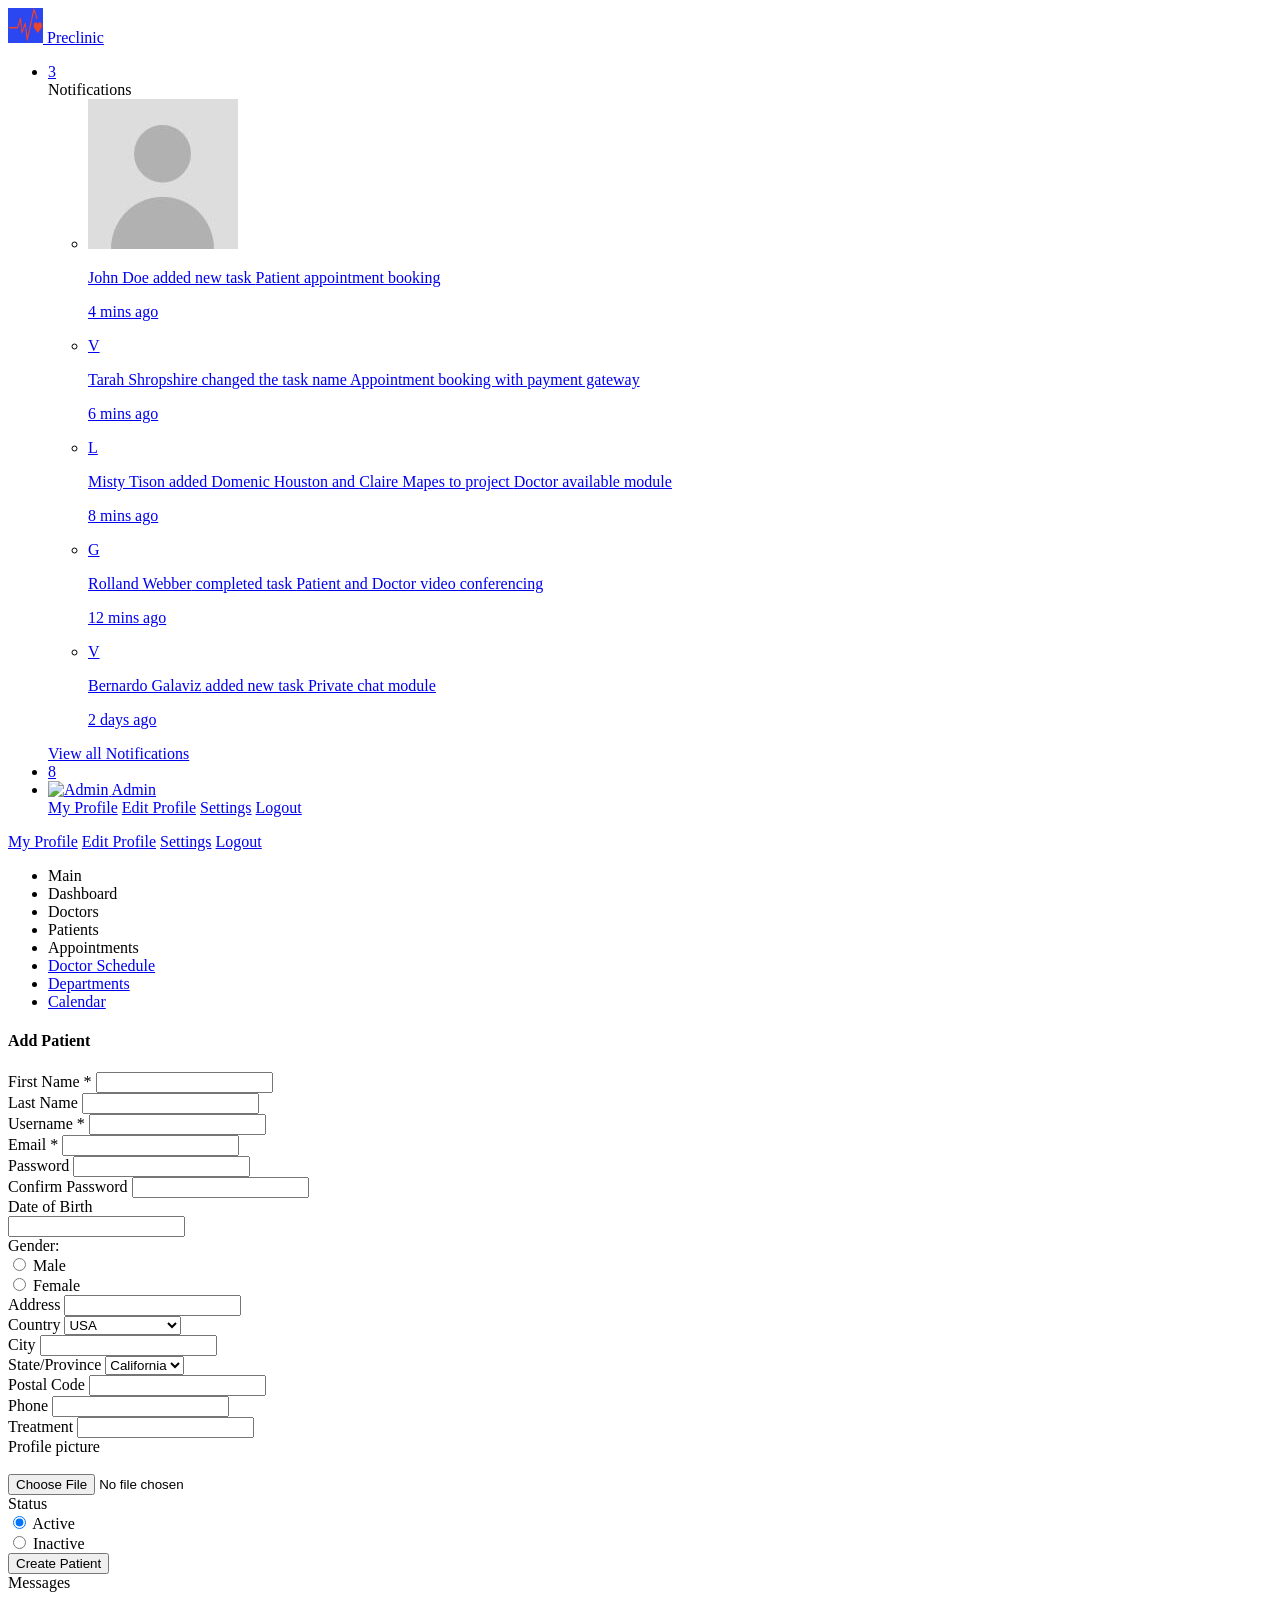
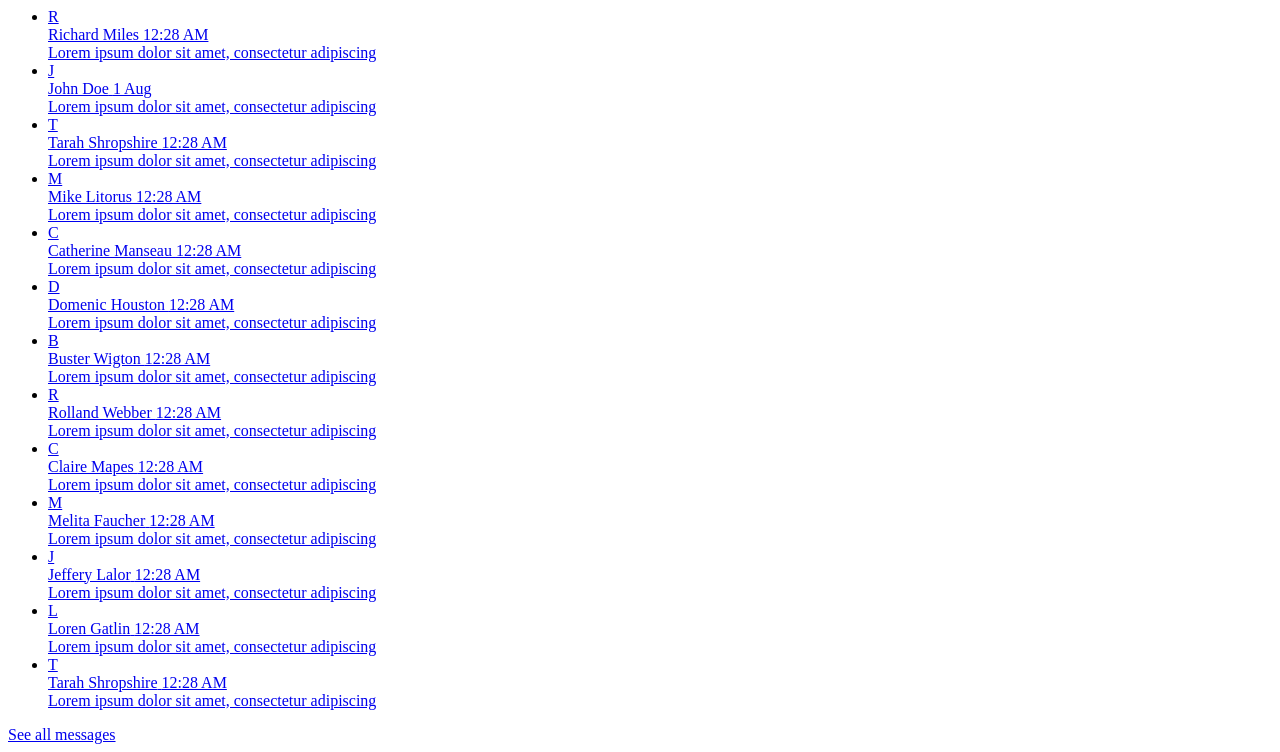
<file: src/main/resources/templates/add-patient.html>
<!DOCTYPE html>
<html xmlns:th="http://www.thymeleaf.org">


<!-- add-patient24:06-->
<head>
    <meta charset="utf-8">
    <meta name="viewport" content="width=device-width, initial-scale=1.0, user-scalable=0">
    <link rel="shortcut icon" type="image/x-icon" th:href="@{assets/img/favicon.ico}">
    <title>Sanitas Care</title>
    <link rel="stylesheet" type="text/css" th:href="@{assets/css/bootstrap.min.css}">
    <link rel="stylesheet" type="text/css" th:href="@{assets/css/font-awesome.min.css}">
    <link rel="stylesheet" type="text/css" th:href="@{assets/css/select2.min.css}">
    <link rel="stylesheet" type="text/css" th:href="@{assets/css/bootstrap-datetimepicker.min.css}">
    <link rel="stylesheet" type="text/css" th:href="@{assets/css/style.css}">
    <!--[if lt IE 9]>

    <![endif]-->
</head>
<script th:src="@{assets/js/html5shiv.min.js}"></script>
<script th:src="@{assets/js/respond.min.js}"></script>

<body>
    <div class="main-wrapper">
        <div class="header">
			<div class="header-left">
				<a href="index.html" class="logo">
					<img src="../static/assets/img/logo.png" width="35" height="35" alt=""> <span>Preclinic</span>
				</a>
			</div>
			<a id="toggle_btn" href="javascript:void(0);"><i class="fa fa-bars"></i></a>
            <a id="mobile_btn" class="mobile_btn float-left" href="#sidebar"><i class="fa fa-bars"></i></a>
            <ul class="nav user-menu float-right">
                <li class="nav-item dropdown d-none d-sm-block">
                    <a href="#" class="dropdown-toggle nav-link" data-toggle="dropdown"><i class="fa fa-bell-o"></i> <span class="badge badge-pill bg-danger float-right">3</span></a>
                    <div class="dropdown-menu notifications">
                        <div class="topnav-dropdown-header">
                            <span>Notifications</span>
                        </div>
                        <div class="drop-scroll">
                            <ul class="notification-list">
                                <li class="notification-message">
                                    <a href="activities.html">
                                        <div class="media">
											<span class="avatar">
												<img alt="John Doe" src="../static/assets/img/user.jpg" class="img-fluid rounded-circle">
											</span>
											<div class="media-body">
												<p class="noti-details"><span class="noti-title">John Doe</span> added new task <span class="noti-title">Patient appointment booking</span></p>
												<p class="noti-time"><span class="notification-time">4 mins ago</span></p>
											</div>
                                        </div>
                                    </a>
                                </li>
                                <li class="notification-message">
                                    <a href="activities.html">
                                        <div class="media">
											<span class="avatar">V</span>
											<div class="media-body">
												<p class="noti-details"><span class="noti-title">Tarah Shropshire</span> changed the task name <span class="noti-title">Appointment booking with payment gateway</span></p>
												<p class="noti-time"><span class="notification-time">6 mins ago</span></p>
											</div>
                                        </div>
                                    </a>
                                </li>
                                <li class="notification-message">
                                    <a href="activities.html">
                                        <div class="media">
											<span class="avatar">L</span>
											<div class="media-body">
												<p class="noti-details"><span class="noti-title">Misty Tison</span> added <span class="noti-title">Domenic Houston</span> and <span class="noti-title">Claire Mapes</span> to project <span class="noti-title">Doctor available module</span></p>
												<p class="noti-time"><span class="notification-time">8 mins ago</span></p>
											</div>
                                        </div>
                                    </a>
                                </li>
                                <li class="notification-message">
                                    <a href="activities.html">
                                        <div class="media">
											<span class="avatar">G</span>
											<div class="media-body">
												<p class="noti-details"><span class="noti-title">Rolland Webber</span> completed task <span class="noti-title">Patient and Doctor video conferencing</span></p>
												<p class="noti-time"><span class="notification-time">12 mins ago</span></p>
											</div>
                                        </div>
                                    </a>
                                </li>
                                <li class="notification-message">
                                    <a href="activities.html">
                                        <div class="media">
											<span class="avatar">V</span>
											<div class="media-body">
												<p class="noti-details"><span class="noti-title">Bernardo Galaviz</span> added new task <span class="noti-title">Private chat module</span></p>
												<p class="noti-time"><span class="notification-time">2 days ago</span></p>
											</div>
                                        </div>
                                    </a>
                                </li>
                            </ul>
                        </div>
                        <div class="topnav-dropdown-footer">
                            <a href="activities.html">View all Notifications</a>
                        </div>
                    </div>
                </li>
                <li class="nav-item dropdown d-none d-sm-block">
                    <a href="javascript:void(0);" id="open_msg_box" class="hasnotifications nav-link"><i class="fa fa-comment-o"></i> <span class="badge badge-pill bg-danger float-right">8</span></a>
                </li>
                <li class="nav-item dropdown has-arrow">
                    <a href="#" class="dropdown-toggle nav-link user-link" data-toggle="dropdown">
                        <span class="user-img"><img class="rounded-circle" th:src="@{assets/img/user.jpg}" width="40" alt="Admin">
							<span class="status online"></span></span>
                        <span>Admin</span>
                    </a>
					<div class="dropdown-menu">
						<a class="dropdown-item" href="profile.html">My Profile</a>
						<a class="dropdown-item" href="edit-profile.html">Edit Profile</a>
						<a class="dropdown-item" href="settings.html">Settings</a>
						<a class="dropdown-item" href="../Dashboard/login.html">Logout</a>
					</div>
                </li>
            </ul>
            <div class="dropdown mobile-user-menu float-right">
                <a href="#" class="nav-link dropdown-toggle" data-toggle="dropdown" aria-expanded="false"><i class="fa fa-ellipsis-v"></i></a>
                <div class="dropdown-menu dropdown-menu-right">
                    <a class="dropdown-item" href="profile.html">My Profile</a>
                    <a class="dropdown-item" href="edit-profile.html">Edit Profile</a>
                    <a class="dropdown-item" href="settings.html">Settings</a>
                    <a class="dropdown-item" href="../Dashboard/login.html">Logout</a>
                </div>
            </div>
        </div>
        <div class="sidebar" id="sidebar">
            <div class="sidebar-inner slimscroll">
                <div id="sidebar-menu" class="sidebar-menu">
                    <ul>
                        <li class="menu-title">Main</li>
                        <li>
                            <a th:href="@{/overall}"><i class="fa fa-dashboard"></i> <span>Dashboard</span></a>
                        </li>
                        <li>
                            <a th:href="@{/viewDoctors}"><i class="fa fa-user-md"></i> <span>Doctors</span></a>
                        </li>
                        <li class="active">
                            <a th:href="@{/viewPatients}"><i class="fa fa-wheelchair"></i> <span>Patients</span></a>
                        </li>
                        <li>
                            <a th:href="@{viewAppointment}"><i class="fa fa-calendar"></i> <span>Appointments</span></a>
                        </li>
                        <li>
                            <a href="schedule.html"><i class="fa fa-calendar-check-o"></i> <span>Doctor Schedule</span></a>
                        </li>
                        <li>
                            <a href="departments.html"><i class="fa fa-hospital-o"></i> <span>Departments</span></a>
                        </li>

                        <li>
                            <a href="calendar.html"><i class="fa fa-calendar"></i> <span>Calendar</span></a>
                        </li>

                    </ul>
                </div>
            </div>
        </div>
        <div class="page-wrapper">
            <div class="content">
                <div class="row">
                    <div class="col-lg-8 offset-lg-2">
                        <h4 class="page-title">Add Patient</h4>
                    </div>
                </div>
                <div class="row">
                    <div class="col-lg-8 offset-lg-2">
                        <form th:action="@{/addPatient}" th:Object="${patient}" method="POST">
                            <div class="row">
                                <div class="col-sm-6">
                                    <div class="form-group">
                                        <label>First Name <span class="text-danger">*</span></label>
                                        <input th:field="*{firstName}" class="form-control" type="text">
                                    </div>
                                </div>
                                <div class="col-sm-6">
                                    <div class="form-group">
                                        <label>Last Name</label>
                                        <input th:field="*{lastName}" class="form-control" type="text">
                                    </div>
                                </div>
                                <div class="col-sm-6">
                                    <div class="form-group">
                                        <label>Username <span class="text-danger">*</span></label>
                                        <input th:field="*{username}" class="form-control" type="text">
                                    </div>
                                </div>
                                <div class="col-sm-6">
                                    <div class="form-group">
                                        <label>Email <span class="text-danger">*</span></label>
                                        <input th:field="*{email}" class="form-control" type="email">
                                    </div>
                                </div>
                                <div class="col-sm-6">
                                    <div class="form-group">
                                        <label>Password</label>
                                        <input th:field="*{password}" class="form-control" type="password">
                                    </div>
                                </div>
                                <div class="col-sm-6">
                                    <div class="form-group">
                                        <label>Confirm Password</label>
                                        <input class="form-control" type="password">
                                    </div>
                                </div>
								<div class="col-sm-6">
                                    <div class="form-group">
                                        <label>Date of Birth</label>
                                        <div class="cal-icon">
                                            <input th:field="*{dateOfBirth}" type="text" class="form-control datetimepicker">
                                        </div>
                                    </div>
                                </div>
                                <div class="col-sm-6">
									<div class="form-group gender-select">
										<label class="gen-label">Gender:</label>
										<div class="form-check-inline">
											<label class="form-check-label">
												<input type="radio" name="gender" class="form-check-input" th:field="*{gender}" th:value="Male"> Male
											</label>
										</div>
										<div class="form-check-inline">
											<label class="form-check-label">
                                                <input type="radio" name="gender" class="form-check-input" th:field="*{gender}" th:value="Female"> Female
											</label>
										</div>
									</div>
                                </div>
								<div class="col-sm-12">
									<div class="row">
										<div class="col-sm-12">
											<div class="form-group">
												<label>Address</label>
												<input th:field="*{address}" type="text" class="form-control ">
											</div>
										</div>
										<div class="col-sm-6 col-md-6 col-lg-3">
											<div class="form-group">
												<label>Country</label>
												<select class="form-control select">
													<option>USA</option>
													<option>United Kingdom</option>
												</select>
											</div>
										</div>
										<div class="col-sm-6 col-md-6 col-lg-3">
											<div class="form-group">
												<label>City</label>
												<input type="text" class="form-control">
											</div>
										</div>
										<div class="col-sm-6 col-md-6 col-lg-3">
											<div class="form-group">
												<label>State/Province</label>
												<select class="form-control select">
													<option>California</option>
													<option>Alaska</option>
													<option>Alabama</option>
												</select>
											</div>
										</div>
										<div class="col-sm-6 col-md-6 col-lg-3">
											<div class="form-group">
												<label>Postal Code</label>
												<input type="text" class="form-control">
											</div>
										</div>
									</div>
								</div>
                                <div class="col-sm-6">
                                    <div class="form-group">
                                        <label>Phone </label>
                                        <input th:field="*{phone}" class="form-control" type="text">
                                    </div>
                                </div>

                                <div class="col-sm-6">
                                    <div class="form-group">
                                        <label>Treatment</label>
                                        <input th:field="*{treatment}" class="form-control" type="text">
                                    </div>
                                </div>

                                <div class="col-sm-6">
									<div class="form-group">
										<label> Profile picture</label>
										<div class="profile-upload">
											<div class="upload-img">
												<img alt="" th:src="@{assets/img/user.jpg}">
											</div>
											<div class="upload-input">
												<input type="file" class="form-control">
											</div>
										</div>
									</div>
                                </div>
                            </div>
                            <div class="form-group">
                                <label class="display-block">Status</label>
								<div class="form-check form-check-inline">
									<input class="form-check-input" type="radio" name="status" id="patient_active" th:field="*{status}" th:value="active"  checked>
									<label class="form-check-label" for="patient_active">
									Active
									</label>
								</div>
								<div class="form-check form-check-inline">
									<input class="form-check-input" type="radio" name="status" id="patient_inactive" th:field="*{status}" th:value="inactive">
									<label class="form-check-label" for="patient_inactive">
									Inactive
									</label>
								</div>

                            </div>

                            

                            <div class="m-t-20 text-center">
                                <button class="btn btn-primary submit-btn">Create Patient</button>
                            </div>
                        </form>
                    </div>
                </div>
            </div>
			<div class="notification-box">
                <div class="msg-sidebar notifications msg-noti">
                    <div class="topnav-dropdown-header">
                        <span>Messages</span>
                    </div>
                    <div class="drop-scroll msg-list-scroll" id="msg_list">
                        <ul class="list-box">
                            <li>
                                <a href="chat.html">
                                    <div class="list-item">
                                        <div class="list-left">
                                            <span class="avatar">R</span>
                                        </div>
                                        <div class="list-body">
                                            <span class="message-author">Richard Miles </span>
                                            <span class="message-time">12:28 AM</span>
                                            <div class="clearfix"></div>
                                            <span class="message-content">Lorem ipsum dolor sit amet, consectetur adipiscing</span>
                                        </div>
                                    </div>
                                </a>
                            </li>
                            <li>
                                <a href="chat.html">
                                    <div class="list-item new-message">
                                        <div class="list-left">
                                            <span class="avatar">J</span>
                                        </div>
                                        <div class="list-body">
                                            <span class="message-author">John Doe</span>
                                            <span class="message-time">1 Aug</span>
                                            <div class="clearfix"></div>
                                            <span class="message-content">Lorem ipsum dolor sit amet, consectetur adipiscing</span>
                                        </div>
                                    </div>
                                </a>
                            </li>
                            <li>
                                <a href="chat.html">
                                    <div class="list-item">
                                        <div class="list-left">
                                            <span class="avatar">T</span>
                                        </div>
                                        <div class="list-body">
                                            <span class="message-author"> Tarah Shropshire </span>
                                            <span class="message-time">12:28 AM</span>
                                            <div class="clearfix"></div>
                                            <span class="message-content">Lorem ipsum dolor sit amet, consectetur adipiscing</span>
                                        </div>
                                    </div>
                                </a>
                            </li>
                            <li>
                                <a href="chat.html">
                                    <div class="list-item">
                                        <div class="list-left">
                                            <span class="avatar">M</span>
                                        </div>
                                        <div class="list-body">
                                            <span class="message-author">Mike Litorus</span>
                                            <span class="message-time">12:28 AM</span>
                                            <div class="clearfix"></div>
                                            <span class="message-content">Lorem ipsum dolor sit amet, consectetur adipiscing</span>
                                        </div>
                                    </div>
                                </a>
                            </li>
                            <li>
                                <a href="chat.html">
                                    <div class="list-item">
                                        <div class="list-left">
                                            <span class="avatar">C</span>
                                        </div>
                                        <div class="list-body">
                                            <span class="message-author"> Catherine Manseau </span>
                                            <span class="message-time">12:28 AM</span>
                                            <div class="clearfix"></div>
                                            <span class="message-content">Lorem ipsum dolor sit amet, consectetur adipiscing</span>
                                        </div>
                                    </div>
                                </a>
                            </li>
                            <li>
                                <a href="chat.html">
                                    <div class="list-item">
                                        <div class="list-left">
                                            <span class="avatar">D</span>
                                        </div>
                                        <div class="list-body">
                                            <span class="message-author"> Domenic Houston </span>
                                            <span class="message-time">12:28 AM</span>
                                            <div class="clearfix"></div>
                                            <span class="message-content">Lorem ipsum dolor sit amet, consectetur adipiscing</span>
                                        </div>
                                    </div>
                                </a>
                            </li>
                            <li>
                                <a href="chat.html">
                                    <div class="list-item">
                                        <div class="list-left">
                                            <span class="avatar">B</span>
                                        </div>
                                        <div class="list-body">
                                            <span class="message-author"> Buster Wigton </span>
                                            <span class="message-time">12:28 AM</span>
                                            <div class="clearfix"></div>
                                            <span class="message-content">Lorem ipsum dolor sit amet, consectetur adipiscing</span>
                                        </div>
                                    </div>
                                </a>
                            </li>
                            <li>
                                <a href="chat.html">
                                    <div class="list-item">
                                        <div class="list-left">
                                            <span class="avatar">R</span>
                                        </div>
                                        <div class="list-body">
                                            <span class="message-author"> Rolland Webber </span>
                                            <span class="message-time">12:28 AM</span>
                                            <div class="clearfix"></div>
                                            <span class="message-content">Lorem ipsum dolor sit amet, consectetur adipiscing</span>
                                        </div>
                                    </div>
                                </a>
                            </li>
                            <li>
                                <a href="chat.html">
                                    <div class="list-item">
                                        <div class="list-left">
                                            <span class="avatar">C</span>
                                        </div>
                                        <div class="list-body">
                                            <span class="message-author"> Claire Mapes </span>
                                            <span class="message-time">12:28 AM</span>
                                            <div class="clearfix"></div>
                                            <span class="message-content">Lorem ipsum dolor sit amet, consectetur adipiscing</span>
                                        </div>
                                    </div>
                                </a>
                            </li>
                            <li>
                                <a href="chat.html">
                                    <div class="list-item">
                                        <div class="list-left">
                                            <span class="avatar">M</span>
                                        </div>
                                        <div class="list-body">
                                            <span class="message-author">Melita Faucher</span>
                                            <span class="message-time">12:28 AM</span>
                                            <div class="clearfix"></div>
                                            <span class="message-content">Lorem ipsum dolor sit amet, consectetur adipiscing</span>
                                        </div>
                                    </div>
                                </a>
                            </li>
                            <li>
                                <a href="chat.html">
                                    <div class="list-item">
                                        <div class="list-left">
                                            <span class="avatar">J</span>
                                        </div>
                                        <div class="list-body">
                                            <span class="message-author">Jeffery Lalor</span>
                                            <span class="message-time">12:28 AM</span>
                                            <div class="clearfix"></div>
                                            <span class="message-content">Lorem ipsum dolor sit amet, consectetur adipiscing</span>
                                        </div>
                                    </div>
                                </a>
                            </li>
                            <li>
                                <a href="chat.html">
                                    <div class="list-item">
                                        <div class="list-left">
                                            <span class="avatar">L</span>
                                        </div>
                                        <div class="list-body">
                                            <span class="message-author">Loren Gatlin</span>
                                            <span class="message-time">12:28 AM</span>
                                            <div class="clearfix"></div>
                                            <span class="message-content">Lorem ipsum dolor sit amet, consectetur adipiscing</span>
                                        </div>
                                    </div>
                                </a>
                            </li>
                            <li>
                                <a href="chat.html">
                                    <div class="list-item">
                                        <div class="list-left">
                                            <span class="avatar">T</span>
                                        </div>
                                        <div class="list-body">
                                            <span class="message-author">Tarah Shropshire</span>
                                            <span class="message-time">12:28 AM</span>
                                            <div class="clearfix"></div>
                                            <span class="message-content">Lorem ipsum dolor sit amet, consectetur adipiscing</span>
                                        </div>
                                    </div>
                                </a>
                            </li>
                        </ul>
                    </div>
                    <div class="topnav-dropdown-footer">
                        <a href="chat.html">See all messages</a>
                    </div>
                </div>
            </div>
        </div>
    </div>
    <div class="sidebar-overlay" data-reff=""></div>
    <script th:src="@{assets/js/jquery-3.2.1.min.js}"></script>
    <script th:src="@{assets/js/popper.min.js}"></script>
    <script th:src="@{assets/js/bootstrap.min.js}"></script>
    <script th:src="@{assets/js/jquery.slimscroll.js}"></script>
    <script th:src="@{assets/js/select2.min.js}"></script>
    <script th:src="@{assets/js/moment.min.js}"></script>
    <script th:src="@{assets/js/bootstrap-datetimepicker.min.js}"></script>
    <script th:src="@{assets/js/app.js}"></script>
</body>


<!-- add-patient24:07-->
</html>
</file>
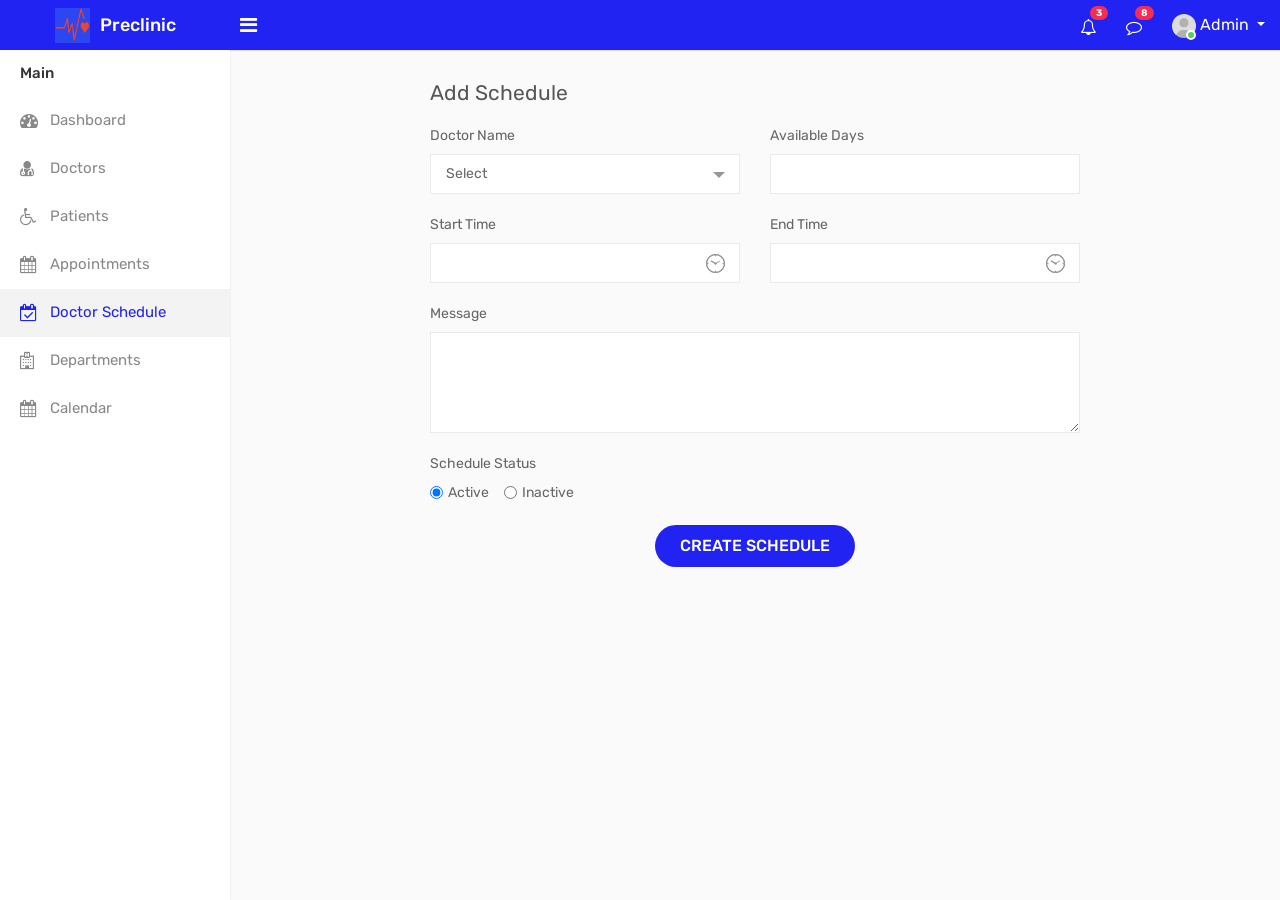
<file: src/main/resources/templates/add-schedule.html>
<!DOCTYPE html>
<html lang="en">


<!-- add-schedule24:07-->
<head>
    <meta charset="utf-8">
    <meta name="viewport" content="width=device-width, initial-scale=1.0, user-scalable=0">
    <link rel="shortcut icon" type="image/x-icon" href="../static/assets/img/favicon.ico">
    <title>Preclinic - Medical & Hospital - Bootstrap 4 Admin Template</title>
    <link rel="stylesheet" type="text/css" href="../static/assets/css/bootstrap.min.css">
    <link rel="stylesheet" type="text/css" href="../static/assets/css/font-awesome.min.css">
    <link rel="stylesheet" type="text/css" href="../static/assets/css/select2.min.css">
	<link rel="stylesheet" type="text/css" href="../static/assets/css/bootstrap-datetimepicker.min.css">
    <link rel="stylesheet" type="text/css" href="../static/assets/css/style.css">
    <!--[if lt IE 9]>
		<script src="assets/js/html5shiv.min.js"></script>
		<script src="assets/js/respond.min.js"></script>
	<![endif]-->
</head>

<body>
    <div class="main-wrapper">
        <div class="header">
			<div class="header-left">
				<a href="index.html" class="logo">
					<img src="../static/assets/img/logo.png" width="35" height="35" alt=""> <span>Preclinic</span>
				</a>
			</div>
			<a id="toggle_btn" href="javascript:void(0);"><i class="fa fa-bars"></i></a>
            <a id="mobile_btn" class="mobile_btn float-left" href="#sidebar"><i class="fa fa-bars"></i></a>
            <ul class="nav user-menu float-right">
                <li class="nav-item dropdown d-none d-sm-block">
                    <a href="#" class="dropdown-toggle nav-link" data-toggle="dropdown"><i class="fa fa-bell-o"></i> <span class="badge badge-pill bg-danger float-right">3</span></a>
                    <div class="dropdown-menu notifications">
                        <div class="topnav-dropdown-header">
                            <span>Notifications</span>
                        </div>
                        <div class="drop-scroll">
                            <ul class="notification-list">
                                <li class="notification-message">
                                    <a href="activities.html">
                                        <div class="media">
											<span class="avatar">
												<img alt="John Doe" src="../static/assets/img/user.jpg" class="img-fluid rounded-circle">
											</span>
											<div class="media-body">
												<p class="noti-details"><span class="noti-title">John Doe</span> added new task <span class="noti-title">Patient appointment booking</span></p>
												<p class="noti-time"><span class="notification-time">4 mins ago</span></p>
											</div>
                                        </div>
                                    </a>
                                </li>
                                <li class="notification-message">
                                    <a href="activities.html">
                                        <div class="media">
											<span class="avatar">V</span>
											<div class="media-body">
												<p class="noti-details"><span class="noti-title">Tarah Shropshire</span> changed the task name <span class="noti-title">Appointment booking with payment gateway</span></p>
												<p class="noti-time"><span class="notification-time">6 mins ago</span></p>
											</div>
                                        </div>
                                    </a>
                                </li>
                                <li class="notification-message">
                                    <a href="activities.html">
                                        <div class="media">
											<span class="avatar">L</span>
											<div class="media-body">
												<p class="noti-details"><span class="noti-title">Misty Tison</span> added <span class="noti-title">Domenic Houston</span> and <span class="noti-title">Claire Mapes</span> to project <span class="noti-title">Doctor available module</span></p>
												<p class="noti-time"><span class="notification-time">8 mins ago</span></p>
											</div>
                                        </div>
                                    </a>
                                </li>
                                <li class="notification-message">
                                    <a href="activities.html">
                                        <div class="media">
											<span class="avatar">G</span>
											<div class="media-body">
												<p class="noti-details"><span class="noti-title">Rolland Webber</span> completed task <span class="noti-title">Patient and Doctor video conferencing</span></p>
												<p class="noti-time"><span class="notification-time">12 mins ago</span></p>
											</div>
                                        </div>
                                    </a>
                                </li>
                                <li class="notification-message">
                                    <a href="activities.html">
                                        <div class="media">
											<span class="avatar">V</span>
											<div class="media-body">
												<p class="noti-details"><span class="noti-title">Bernardo Galaviz</span> added new task <span class="noti-title">Private chat module</span></p>
												<p class="noti-time"><span class="notification-time">2 days ago</span></p>
											</div>
                                        </div>
                                    </a>
                                </li>
                            </ul>
                        </div>
                        <div class="topnav-dropdown-footer">
                            <a href="activities.html">View all Notifications</a>
                        </div>
                    </div>
                </li>
                <li class="nav-item dropdown d-none d-sm-block">
                    <a href="javascript:void(0);" id="open_msg_box" class="hasnotifications nav-link"><i class="fa fa-comment-o"></i> <span class="badge badge-pill bg-danger float-right">8</span></a>
                </li>
                <li class="nav-item dropdown has-arrow">
                    <a href="#" class="dropdown-toggle nav-link user-link" data-toggle="dropdown">
                        <span class="user-img"><img class="rounded-circle" src="../static/assets/img/user.jpg" width="40" alt="Admin">
							<span class="status online"></span></span>
                        <span>Admin</span>
                    </a>
					<div class="dropdown-menu">
						<a class="dropdown-item" href="profile.html">My Profile</a>
						<a class="dropdown-item" href="edit-profile.html">Edit Profile</a>
						<a class="dropdown-item" href="settings.html">Settings</a>
						<a class="dropdown-item" href="../Dashboard/login.html">Logout</a>
					</div>
                </li>
            </ul>
            <div class="dropdown mobile-user-menu float-right">
                <a href="#" class="nav-link dropdown-toggle" data-toggle="dropdown" aria-expanded="false"><i class="fa fa-ellipsis-v"></i></a>
                <div class="dropdown-menu dropdown-menu-right">
                    <a class="dropdown-item" href="profile.html">My Profile</a>
                    <a class="dropdown-item" href="edit-profile.html">Edit Profile</a>
                    <a class="dropdown-item" href="settings.html">Settings</a>
                    <a class="dropdown-item" href="../Dashboard/login.html">Logout</a>
                </div>
            </div>
        </div>
        <div class="sidebar" id="sidebar">
            <div class="sidebar-inner slimscroll">
                <div id="sidebar-menu" class="sidebar-menu">
                    <ul>
                        <li class="menu-title">Main</li>
                        <li>
                            <a href="index.html"><i class="fa fa-dashboard"></i> <span>Dashboard</span></a>
                        </li>
						<li>
                            <a href="doctors.html"><i class="fa fa-user-md"></i> <span>Doctors</span></a>
                        </li>
                        <li>
                            <a href="patients.html"><i class="fa fa-wheelchair"></i> <span>Patients</span></a>
                        </li>
                        <li>
                            <a href="appointments.html"><i class="fa fa-calendar"></i> <span>Appointments</span></a>
                        </li>
                        <li class="active">
                            <a href="schedule.html"><i class="fa fa-calendar-check-o"></i> <span>Doctor Schedule</span></a>
                        </li>
                        <li>
                            <a href="departments.html"><i class="fa fa-hospital-o"></i> <span>Departments</span></a>
                        </li>

                        <li>
                            <a href="calendar.html"><i class="fa fa-calendar"></i> <span>Calendar</span></a>
                        </li>

                    </ul>
                </div>
            </div>
        </div>
        <div class="page-wrapper">
            <div class="content">
                <div class="row">
                    <div class="col-lg-8 offset-lg-2">
                        <h4 class="page-title">Add Schedule</h4>
                    </div>
                </div>
                <div class="row">
                    <div class="col-lg-8 offset-lg-2">
                        <form>
                            <div class="row">
                                <div class="col-md-6">
                                    <div class="form-group">
										<label>Doctor Name</label>
										<select class="select">
											<option>Select</option>
											<option>Doctor Name 1</option>
											<option>Doctor Name 2</option>
										</select>
									</div>
                                </div>
                                <div class="col-md-6">
									<div class="form-group">
										<label>Available Days</label>
										<select class="select" multiple>
											<option>Select Days</option>
											<option>Sunday</option>
											<option>Monday</option>
											<option>Tuesday</option>
											<option>Wednesday</option>
											<option>Thursday</option>
											<option>Friday</option>
											<option>Saturday</option>
										</select>
									</div>
                                </div>
                            </div>
                            <div class="row">
                                <div class="col-md-6">
                                    <div class="form-group">
                                        <label>Start Time</label>
                                        <div class="time-icon">
                                            <input type="text" class="form-control" id="datetimepicker3">
                                        </div>
                                    </div>
                                </div>
                                <div class="col-md-6">
                                    <div class="form-group">
                                        <label>End Time</label>
                                        <div class="time-icon">
                                            <input type="text" class="form-control" id="datetimepicker4">
                                        </div>
                                    </div>
                                </div>
                            </div>
                            <div class="form-group">
                                <label>Message</label>
                                <textarea cols="30" rows="4" class="form-control"></textarea>
                            </div>
                            <div class="form-group">
                                <label class="display-block">Schedule Status</label>
								<div class="form-check form-check-inline">
									<input class="form-check-input" type="radio" name="status" id="product_active" value="option1" checked>
									<label class="form-check-label" for="product_active">
									Active
									</label>
								</div>
								<div class="form-check form-check-inline">
									<input class="form-check-input" type="radio" name="status" id="product_inactive" value="option2">
									<label class="form-check-label" for="product_inactive">
									Inactive
									</label>
								</div>
                            </div>
                            <div class="m-t-20 text-center">
                                <button class="btn btn-primary submit-btn">Create Schedule</button>
                            </div>
                        </form>
                    </div>
                </div>
            </div>
			<div class="notification-box">
                <div class="msg-sidebar notifications msg-noti">
                    <div class="topnav-dropdown-header">
                        <span>Messages</span>
                    </div>
                    <div class="drop-scroll msg-list-scroll" id="msg_list">
                        <ul class="list-box">
                            <li>
                                <a href="chat.html">
                                    <div class="list-item">
                                        <div class="list-left">
                                            <span class="avatar">R</span>
                                        </div>
                                        <div class="list-body">
                                            <span class="message-author">Richard Miles </span>
                                            <span class="message-time">12:28 AM</span>
                                            <div class="clearfix"></div>
                                            <span class="message-content">Lorem ipsum dolor sit amet, consectetur adipiscing</span>
                                        </div>
                                    </div>
                                </a>
                            </li>
                            <li>
                                <a href="chat.html">
                                    <div class="list-item new-message">
                                        <div class="list-left">
                                            <span class="avatar">J</span>
                                        </div>
                                        <div class="list-body">
                                            <span class="message-author">John Doe</span>
                                            <span class="message-time">1 Aug</span>
                                            <div class="clearfix"></div>
                                            <span class="message-content">Lorem ipsum dolor sit amet, consectetur adipiscing</span>
                                        </div>
                                    </div>
                                </a>
                            </li>
                            <li>
                                <a href="chat.html">
                                    <div class="list-item">
                                        <div class="list-left">
                                            <span class="avatar">T</span>
                                        </div>
                                        <div class="list-body">
                                            <span class="message-author"> Tarah Shropshire </span>
                                            <span class="message-time">12:28 AM</span>
                                            <div class="clearfix"></div>
                                            <span class="message-content">Lorem ipsum dolor sit amet, consectetur adipiscing</span>
                                        </div>
                                    </div>
                                </a>
                            </li>
                            <li>
                                <a href="chat.html">
                                    <div class="list-item">
                                        <div class="list-left">
                                            <span class="avatar">M</span>
                                        </div>
                                        <div class="list-body">
                                            <span class="message-author">Mike Litorus</span>
                                            <span class="message-time">12:28 AM</span>
                                            <div class="clearfix"></div>
                                            <span class="message-content">Lorem ipsum dolor sit amet, consectetur adipiscing</span>
                                        </div>
                                    </div>
                                </a>
                            </li>
                            <li>
                                <a href="chat.html">
                                    <div class="list-item">
                                        <div class="list-left">
                                            <span class="avatar">C</span>
                                        </div>
                                        <div class="list-body">
                                            <span class="message-author"> Catherine Manseau </span>
                                            <span class="message-time">12:28 AM</span>
                                            <div class="clearfix"></div>
                                            <span class="message-content">Lorem ipsum dolor sit amet, consectetur adipiscing</span>
                                        </div>
                                    </div>
                                </a>
                            </li>
                            <li>
                                <a href="chat.html">
                                    <div class="list-item">
                                        <div class="list-left">
                                            <span class="avatar">D</span>
                                        </div>
                                        <div class="list-body">
                                            <span class="message-author"> Domenic Houston </span>
                                            <span class="message-time">12:28 AM</span>
                                            <div class="clearfix"></div>
                                            <span class="message-content">Lorem ipsum dolor sit amet, consectetur adipiscing</span>
                                        </div>
                                    </div>
                                </a>
                            </li>
                            <li>
                                <a href="chat.html">
                                    <div class="list-item">
                                        <div class="list-left">
                                            <span class="avatar">B</span>
                                        </div>
                                        <div class="list-body">
                                            <span class="message-author"> Buster Wigton </span>
                                            <span class="message-time">12:28 AM</span>
                                            <div class="clearfix"></div>
                                            <span class="message-content">Lorem ipsum dolor sit amet, consectetur adipiscing</span>
                                        </div>
                                    </div>
                                </a>
                            </li>
                            <li>
                                <a href="chat.html">
                                    <div class="list-item">
                                        <div class="list-left">
                                            <span class="avatar">R</span>
                                        </div>
                                        <div class="list-body">
                                            <span class="message-author"> Rolland Webber </span>
                                            <span class="message-time">12:28 AM</span>
                                            <div class="clearfix"></div>
                                            <span class="message-content">Lorem ipsum dolor sit amet, consectetur adipiscing</span>
                                        </div>
                                    </div>
                                </a>
                            </li>
                            <li>
                                <a href="chat.html">
                                    <div class="list-item">
                                        <div class="list-left">
                                            <span class="avatar">C</span>
                                        </div>
                                        <div class="list-body">
                                            <span class="message-author"> Claire Mapes </span>
                                            <span class="message-time">12:28 AM</span>
                                            <div class="clearfix"></div>
                                            <span class="message-content">Lorem ipsum dolor sit amet, consectetur adipiscing</span>
                                        </div>
                                    </div>
                                </a>
                            </li>
                            <li>
                                <a href="chat.html">
                                    <div class="list-item">
                                        <div class="list-left">
                                            <span class="avatar">M</span>
                                        </div>
                                        <div class="list-body">
                                            <span class="message-author">Melita Faucher</span>
                                            <span class="message-time">12:28 AM</span>
                                            <div class="clearfix"></div>
                                            <span class="message-content">Lorem ipsum dolor sit amet, consectetur adipiscing</span>
                                        </div>
                                    </div>
                                </a>
                            </li>
                            <li>
                                <a href="chat.html">
                                    <div class="list-item">
                                        <div class="list-left">
                                            <span class="avatar">J</span>
                                        </div>
                                        <div class="list-body">
                                            <span class="message-author">Jeffery Lalor</span>
                                            <span class="message-time">12:28 AM</span>
                                            <div class="clearfix"></div>
                                            <span class="message-content">Lorem ipsum dolor sit amet, consectetur adipiscing</span>
                                        </div>
                                    </div>
                                </a>
                            </li>
                            <li>
                                <a href="chat.html">
                                    <div class="list-item">
                                        <div class="list-left">
                                            <span class="avatar">L</span>
                                        </div>
                                        <div class="list-body">
                                            <span class="message-author">Loren Gatlin</span>
                                            <span class="message-time">12:28 AM</span>
                                            <div class="clearfix"></div>
                                            <span class="message-content">Lorem ipsum dolor sit amet, consectetur adipiscing</span>
                                        </div>
                                    </div>
                                </a>
                            </li>
                            <li>
                                <a href="chat.html">
                                    <div class="list-item">
                                        <div class="list-left">
                                            <span class="avatar">T</span>
                                        </div>
                                        <div class="list-body">
                                            <span class="message-author">Tarah Shropshire</span>
                                            <span class="message-time">12:28 AM</span>
                                            <div class="clearfix"></div>
                                            <span class="message-content">Lorem ipsum dolor sit amet, consectetur adipiscing</span>
                                        </div>
                                    </div>
                                </a>
                            </li>
                        </ul>
                    </div>
                    <div class="topnav-dropdown-footer">
                        <a href="chat.html">See all messages</a>
                    </div>
                </div>
            </div>
        </div>
    </div>
    <div class="sidebar-overlay" data-reff=""></div>
    <script src="../static/assets/js/jquery-3.2.1.min.js"></script>
	<script src="../static/assets/js/popper.min.js"></script>
    <script src="../static/assets/js/bootstrap.min.js"></script>
    <script src="../static/assets/js/jquery.slimscroll.js"></script>
    <script src="../static/assets/js/select2.min.js"></script>
	<script src="../static/assets/js/moment.min.js"></script>
	<script src="../static/assets/js/bootstrap-datetimepicker.min.js"></script>
    <script src="../static/assets/js/app.js"></script>
	<script>
            $(function () {
                $('#datetimepicker3').datetimepicker({
                    format: 'LT'
                });
				$('#datetimepicker4').datetimepicker({
                    format: 'LT'
                });
            });
     </script>
</body>


<!-- add-schedule24:07-->
</html>
</file>
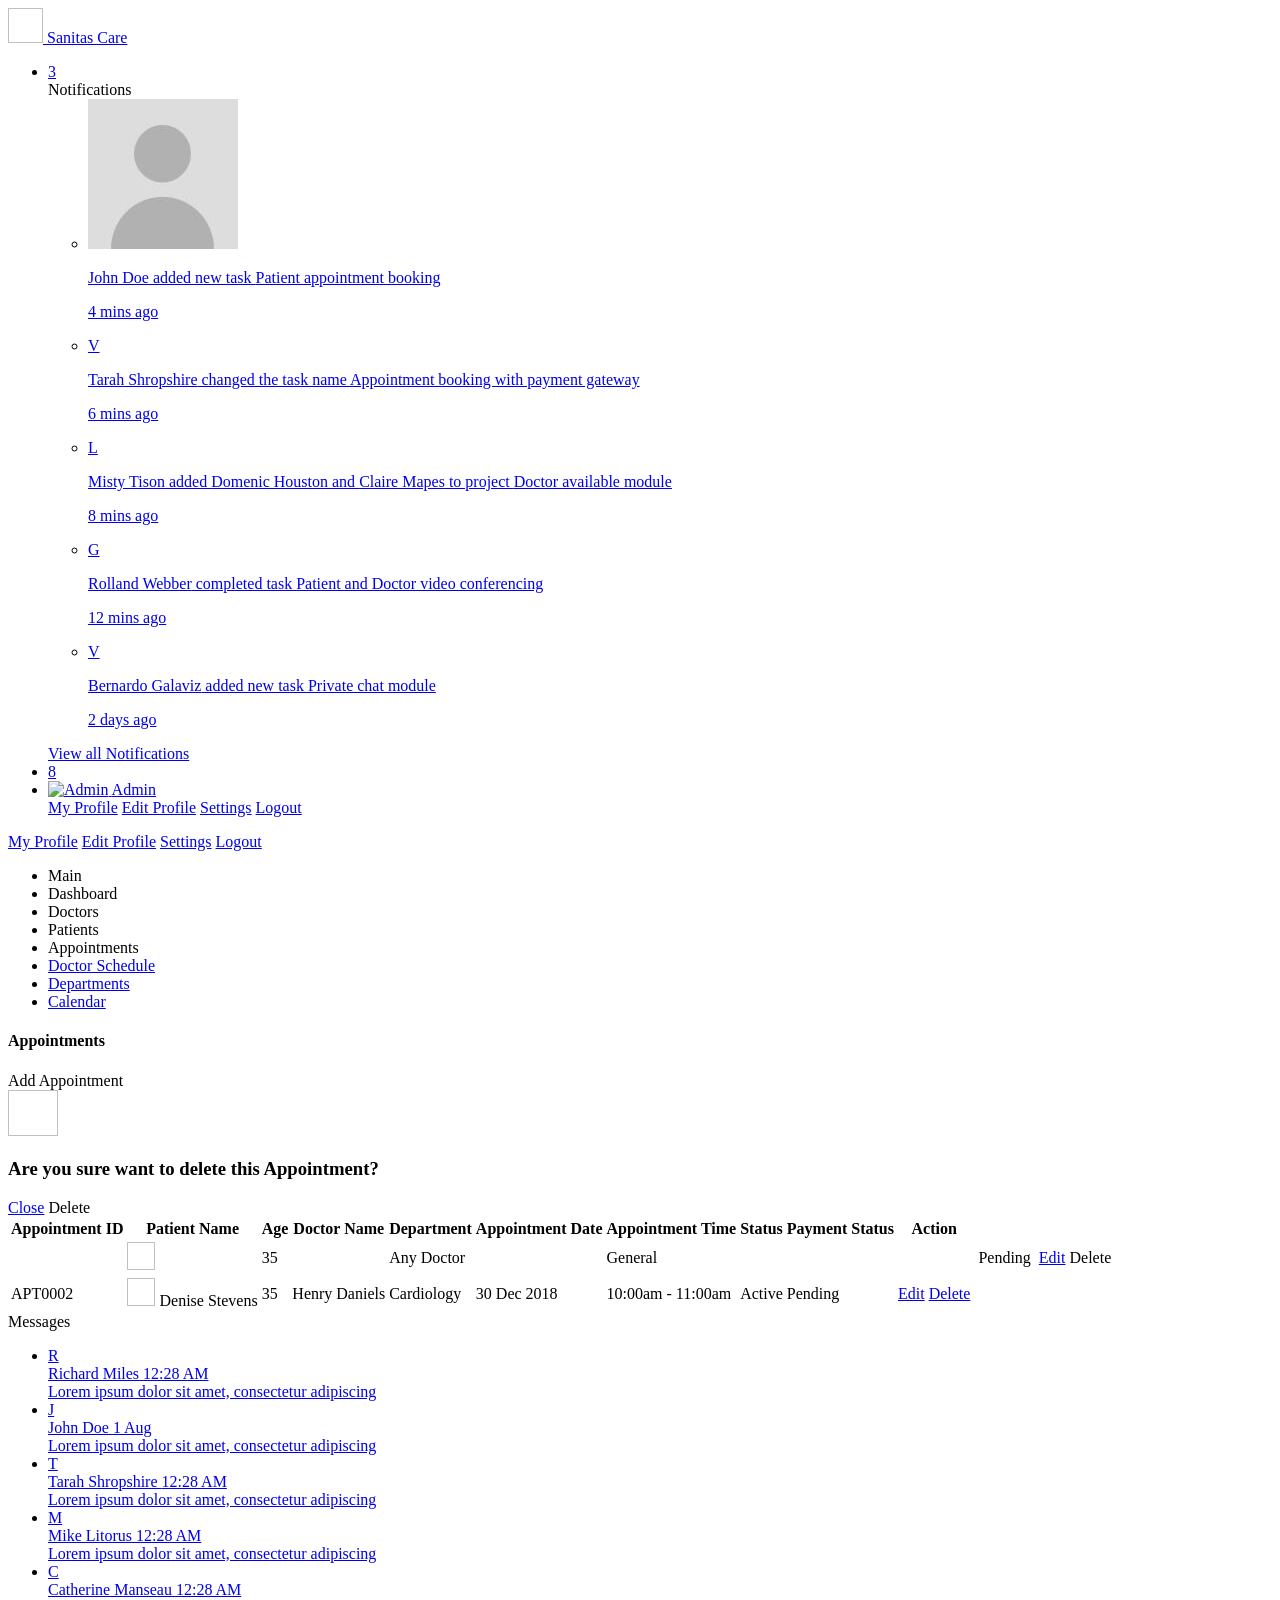
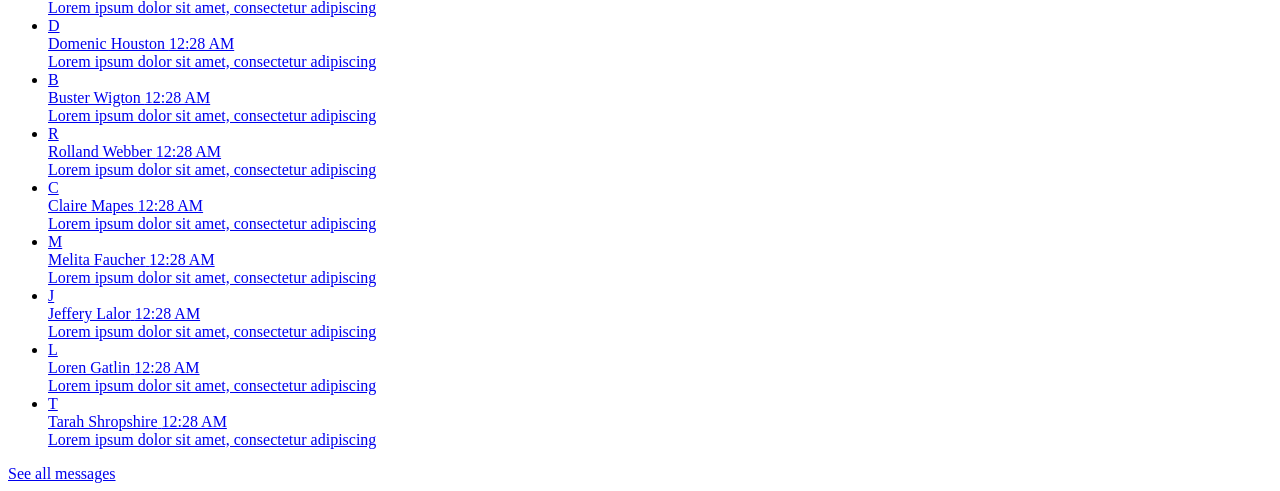
<file: src/main/resources/templates/appointments.html>
<!DOCTYPE html>
<html xmlns:th="http://www.thymeleaf.org">


<!-- appointments23:19-->
<head>
    <meta charset="utf-8">
    <meta name="viewport" content="width=device-width, initial-scale=1.0, user-scalable=0">
    <link rel="shortcut icon" type="image/x-icon" th:href="@{assets/img/logo.png}">
    <title>Sanitas Care</title>
    <!--    <link th:href="@{https://fonts.googleapis.com/icon?family=Material+Icons}" rel="stylesheet">-->
    <link rel="stylesheet" type="text/css" th:href="@{assets/css/bootstrap.min.css}">
    <link rel="stylesheet" type="text/css" th:href="@{assets/css/font-awesome.min.css}">
    <link rel="stylesheet" type="text/css" th:href="@{assets/css/style.css}">
    <!--[if lt IE 9]>

    <![endif]-->
</head>
<script th:src="@{assets/js/html5shiv.min.js}"></script>
<script th:src="@{assets/js/respond.min.js}"></script>

<body>
    <div class="main-wrapper">
        <div class="header">
			<div class="header-left">
				<a href="index.html" class="logo">
					<img th:src="@{assets/img/logo.png}" width="35" height="35" alt=""> <span>Sanitas Care</span>
				</a>
			</div>
			<a id="toggle_btn" href="javascript:void(0);"><i class="fa fa-bars"></i></a>
            <a id="mobile_btn" class="mobile_btn float-left" href="#sidebar"><i class="fa fa-bars"></i></a>
            <ul class="nav user-menu float-right">
                <li class="nav-item dropdown d-none d-sm-block">
                    <a href="#" class="dropdown-toggle nav-link" data-toggle="dropdown"><i class="fa fa-bell-o"></i> <span class="badge badge-pill bg-danger float-right">3</span></a>
                    <div class="dropdown-menu notifications">
                        <div class="topnav-dropdown-header">
                            <span>Notifications</span>
                        </div>
                        <div class="drop-scroll">
                            <ul class="notification-list">
                                <li class="notification-message">
                                    <a href="activities.html">
                                        <div class="media">
											<span class="avatar">
												<img alt="John Doe" src="../static/assets/img/user.jpg" class="img-fluid">
											</span>
											<div class="media-body">
												<p class="noti-details"><span class="noti-title">John Doe</span> added new task <span class="noti-title">Patient appointment booking</span></p>
												<p class="noti-time"><span class="notification-time">4 mins ago</span></p>
											</div>
                                        </div>
                                    </a>
                                </li>
                                <li class="notification-message">
                                    <a href="activities.html">
                                        <div class="media">
											<span class="avatar">V</span>
											<div class="media-body">
												<p class="noti-details"><span class="noti-title">Tarah Shropshire</span> changed the task name <span class="noti-title">Appointment booking with payment gateway</span></p>
												<p class="noti-time"><span class="notification-time">6 mins ago</span></p>
											</div>
                                        </div>
                                    </a>
                                </li>
                                <li class="notification-message">
                                    <a href="activities.html">
                                        <div class="media">
											<span class="avatar">L</span>
											<div class="media-body">
												<p class="noti-details"><span class="noti-title">Misty Tison</span> added <span class="noti-title">Domenic Houston</span> and <span class="noti-title">Claire Mapes</span> to project <span class="noti-title">Doctor available module</span></p>
												<p class="noti-time"><span class="notification-time">8 mins ago</span></p>
											</div>
                                        </div>
                                    </a>
                                </li>
                                <li class="notification-message">
                                    <a href="activities.html">
                                        <div class="media">
											<span class="avatar">G</span>
											<div class="media-body">
												<p class="noti-details"><span class="noti-title">Rolland Webber</span> completed task <span class="noti-title">Patient and Doctor video conferencing</span></p>
												<p class="noti-time"><span class="notification-time">12 mins ago</span></p>
											</div>
                                        </div>
                                    </a>
                                </li>
                                <li class="notification-message">
                                    <a href="activities.html">
                                        <div class="media">
											<span class="avatar">V</span>
											<div class="media-body">
												<p class="noti-details"><span class="noti-title">Bernardo Galaviz</span> added new task <span class="noti-title">Private chat module</span></p>
												<p class="noti-time"><span class="notification-time">2 days ago</span></p>
											</div>
                                        </div>
                                    </a>
                                </li>
                            </ul>
                        </div>
                        <div class="topnav-dropdown-footer">
                            <a href="activities.html">View all Notifications</a>
                        </div>
                    </div>
                </li>
                <li class="nav-item dropdown d-none d-sm-block">
                    <a href="javascript:void(0);" id="open_msg_box" class="hasnotifications nav-link"><i class="fa fa-comment-o"></i> <span class="badge badge-pill bg-danger float-right">8</span></a>
                </li>
                <li class="nav-item dropdown has-arrow">
                    <a href="#" class="dropdown-toggle nav-link user-link" data-toggle="dropdown">
                        <span class="user-img"><img class="rounded-circle" th:src="@{assets/img/user.jpg}" width="40" alt="Admin">
							<span class="status online"></span></span>
                        <span>Admin</span>
                    </a>
					<div class="dropdown-menu">
						<a class="dropdown-item" href="profile.html">My Profile</a>
						<a class="dropdown-item" href="edit-profile.html">Edit Profile</a>
						<a class="dropdown-item" href="settings.html">Settings</a>
						<a class="dropdown-item" href="../Dashboard/login.html">Logout</a>
					</div>
                </li>
            </ul>
            <div class="dropdown mobile-user-menu float-right">
                <a href="#" class="nav-link dropdown-toggle" data-toggle="dropdown" aria-expanded="false"><i class="fa fa-ellipsis-v"></i></a>
                <div class="dropdown-menu dropdown-menu-right">
                    <a class="dropdown-item" href="profile.html">My Profile</a>
                    <a class="dropdown-item" href="edit-profile.html">Edit Profile</a>
                    <a class="dropdown-item" href="settings.html">Settings</a>
                    <a class="dropdown-item" href="../Dashboard/login.html">Logout</a>
                </div>
            </div>
        </div>
        <div class="sidebar" id="sidebar">
            <div class="sidebar-inner slimscroll">
                <div id="sidebar-menu" class="sidebar-menu">
                    <ul>
                        <li class="menu-title">Main</li>
                        <li>
                            <a th:href="@{/overall}"><i class="fa fa-dashboard"></i> <span>Dashboard</span></a>
                        </li>
						<li>
                            <a th:href="@{/viewDoctors}"><i class="fa fa-user-md"></i> <span>Doctors</span></a>
                        </li>
                        <li>
                            <a th:href="@{/viewPatients}"><i class="fa fa-wheelchair"></i> <span>Patients</span></a>
                        </li>
                        <li class="active">
                            <a th:href="@{/viewAppointment}"><i class="fa fa-calendar"></i> <span>Appointments</span></a>
                        </li>
                        <li>
                            <a href="schedule.html"><i class="fa fa-calendar-check-o"></i> <span>Doctor Schedule</span></a>
                        </li>
                        <li>
                            <a href="departments.html"><i class="fa fa-hospital-o"></i> <span>Departments</span></a>
                        </li>

                        <li>
                            <a href="calendar.html"><i class="fa fa-calendar"></i> <span>Calendar</span></a>
                        </li> 

                    </ul>
                </div>
            </div>
        </div>
        <div class="page-wrapper">
            <div class="content">
                <div class="row">
                    <div class="col-sm-4 col-3">
                        <h4 class="page-title">Appointments</h4>
                    </div>
                    <div class="col-sm-8 col-9 text-right m-b-20">
                        <a th:href="@{/addAppointment}" class="btn btn btn-primary btn-rounded float-right"><i class="fa fa-plus"></i> Add Appointment</a>
                    </div>
                </div>
				<div class="row">
					<div class="col-md-12">
						<div class="table-responsive">
							<table class="table table-striped custom-table">
								<thead>
									<tr>
										<th>Appointment ID</th>
										<th>Patient Name</th>
										<th>Age</th>
										<th>Doctor Name</th>
										<th>Department</th>
										<th>Appointment Date</th>
										<th>Appointment Time</th>
										<th>Status</th>
										<th class="text-right">Payment Status</th>
                                        <th>Action</th>
									</tr>
								</thead>
								<tbody>
									<tr th:if="${(allAppointment != null )}" th:each = "listAppoint: ${allAppointment}">
										<td th:text="${'APT000' + listAppoint.getAppointmentId()}"></td>
										<td><img width="28" height="28" th:src="@{assets/img/user.jpg}" class="rounded-circle m-r-5" alt="" th:text="${listAppoint.patientName}" ></td>
										<td>35</td>

										<td th:if="${(listAppoint.doctor != null )}"  th:text="${listAppoint.doctor.firstName + ' ' + listAppoint.doctor.lastName}" ></td>
                                        <td th:if="${(listAppoint.doctor == null )}" >Any Doctor</td>

										<td th:if="${(listAppoint.department != null )}"  th:text="${listAppoint.department}"></td>
                                        <td th:if="${(listAppoint.department == null )}" > General </td>

										<td th:text="${listAppoint.dateOfAppointment}"></td>
										<td th:text="${listAppoint.timeOfMeeting}"></td>

										<td th:if="${(listAppoint.status != null && listAppoint.status == 'Inactive')}"><span class="custom-badge status-red"  th:text="${listAppoint.status}"></span></td>
                                        <td th:if="${(listAppoint.status != null && listAppoint.status == 'Active')}"><span class="custom-badge status-green"  th:text="${listAppoint.status}"></span></td>
                                        <td th:if="${(paymentStatus.getPaymentByAppointmentId(listAppoint.getAppointmentId()) == null)}"><span class="custom-badge status-red" >Pending</span></td>
                                        <td th:if="${(paymentStatus.getPaymentByAppointmentId(listAppoint.getAppointmentId()) != null)}"><span class="custom-badge status-green" th:text="${paymentStatus.getPaymentByAppointmentId(listAppoint.getAppointmentId()).status}"></span></td>

										<td class="text-right">
											<div class="dropdown dropdown-action">
												<a href="#" class="action-icon dropdown-toggle" data-toggle="dropdown" aria-expanded="false"><i class="fa fa-ellipsis-v"></i></a>
												<div class="dropdown-menu dropdown-menu-right">
													<a class="dropdown-item" href="edit-appointment.html"><i class="fa fa-pencil m-r-5"></i> Edit</a>
													<a class="dropdown-item" th:href="@{/deleteAppointment/{appointmentId}(appointmentId=${listAppoint.getAppointmentId()})}" ><i class="fa fa-trash-o m-r-5"></i> Delete</a>
												</div>
											</div>
										</td>

                                        <div id="delete_appointment" class="modal fade delete-modal" role="dialog">
                                            <div class="modal-dialog modal-dialog-centered">
                                                <div class="modal-content">
                                                    <div class="modal-body text-center">
                                                        <img th:src="@{assets/img/sent.png}" alt="" width="50" height="46">
                                                        <h3>Are you sure want to delete this Appointment?</h3>
                                                        <div class="m-t-20"> <a href="#" class="btn btn-white" data-dismiss="modal">Close</a>
                                                            <a th:href="@{/deleteAppointment/{appointmentId}(appointmentId=${listAppoint.getAppointmentId()})}" class="btn btn-danger" >Delete</a>
<!--                                                            <button type="submit" class="btn btn-danger">Delete</button>-->
                                                        </div>
                                                    </div>
                                                </div>
                                            </div>
                                        </div>

									</tr>
									<tr>
										<td>APT0002</td>
										<td><img width="28" height="28" th:src="@{assets/img/user.jpg}" class="rounded-circle m-r-5" alt=""> Denise Stevens</td>
										<td>35</td>
										<td>Henry Daniels</td>
										<td>Cardiology</td>
										<td>30 Dec 2018</td>
										<td>10:00am - 11:00am</td>
										<td><span class="custom-badge status-green">Active</span></td>
                                        <td><span class="custom-badge status-red">Pending</span></td>
										<td class="text-right">
											<div class="dropdown dropdown-action">
												<a href="#" class="action-icon dropdown-toggle" data-toggle="dropdown" aria-expanded="false"><i class="fa fa-ellipsis-v"></i></a>
												<div class="dropdown-menu dropdown-menu-right">
													<a class="dropdown-item" href="edit-appointment.html"><i class="fa fa-pencil m-r-5"></i> Edit</a>
													<a class="dropdown-item" href="#" data-toggle="modal" data-target="#delete_appointment"><i class="fa fa-trash-o m-r-5"></i> Delete</a>
												</div>
											</div>
										</td>
									</tr>
								</tbody>
							</table>
						</div>
					</div>
                </div>
            </div>
            <div class="notification-box">
                <div class="msg-sidebar notifications msg-noti">
                    <div class="topnav-dropdown-header">
                        <span>Messages</span>
                    </div>
                    <div class="drop-scroll msg-list-scroll" id="msg_list">
                        <ul class="list-box">
                            <li>
                                <a href="chat.html">
                                    <div class="list-item">
                                        <div class="list-left">
                                            <span class="avatar">R</span>
                                        </div>
                                        <div class="list-body">
                                            <span class="message-author">Richard Miles </span>
                                            <span class="message-time">12:28 AM</span>
                                            <div class="clearfix"></div>
                                            <span class="message-content">Lorem ipsum dolor sit amet, consectetur adipiscing</span>
                                        </div>
                                    </div>
                                </a>
                            </li>
                            <li>
                                <a href="chat.html">
                                    <div class="list-item new-message">
                                        <div class="list-left">
                                            <span class="avatar">J</span>
                                        </div>
                                        <div class="list-body">
                                            <span class="message-author">John Doe</span>
                                            <span class="message-time">1 Aug</span>
                                            <div class="clearfix"></div>
                                            <span class="message-content">Lorem ipsum dolor sit amet, consectetur adipiscing</span>
                                        </div>
                                    </div>
                                </a>
                            </li>
                            <li>
                                <a href="chat.html">
                                    <div class="list-item">
                                        <div class="list-left">
                                            <span class="avatar">T</span>
                                        </div>
                                        <div class="list-body">
                                            <span class="message-author"> Tarah Shropshire </span>
                                            <span class="message-time">12:28 AM</span>
                                            <div class="clearfix"></div>
                                            <span class="message-content">Lorem ipsum dolor sit amet, consectetur adipiscing</span>
                                        </div>
                                    </div>
                                </a>
                            </li>
                            <li>
                                <a href="chat.html">
                                    <div class="list-item">
                                        <div class="list-left">
                                            <span class="avatar">M</span>
                                        </div>
                                        <div class="list-body">
                                            <span class="message-author">Mike Litorus</span>
                                            <span class="message-time">12:28 AM</span>
                                            <div class="clearfix"></div>
                                            <span class="message-content">Lorem ipsum dolor sit amet, consectetur adipiscing</span>
                                        </div>
                                    </div>
                                </a>
                            </li>
                            <li>
                                <a href="chat.html">
                                    <div class="list-item">
                                        <div class="list-left">
                                            <span class="avatar">C</span>
                                        </div>
                                        <div class="list-body">
                                            <span class="message-author"> Catherine Manseau </span>
                                            <span class="message-time">12:28 AM</span>
                                            <div class="clearfix"></div>
                                            <span class="message-content">Lorem ipsum dolor sit amet, consectetur adipiscing</span>
                                        </div>
                                    </div>
                                </a>
                            </li>
                            <li>
                                <a href="chat.html">
                                    <div class="list-item">
                                        <div class="list-left">
                                            <span class="avatar">D</span>
                                        </div>
                                        <div class="list-body">
                                            <span class="message-author"> Domenic Houston </span>
                                            <span class="message-time">12:28 AM</span>
                                            <div class="clearfix"></div>
                                            <span class="message-content">Lorem ipsum dolor sit amet, consectetur adipiscing</span>
                                        </div>
                                    </div>
                                </a>
                            </li>
                            <li>
                                <a href="chat.html">
                                    <div class="list-item">
                                        <div class="list-left">
                                            <span class="avatar">B</span>
                                        </div>
                                        <div class="list-body">
                                            <span class="message-author"> Buster Wigton </span>
                                            <span class="message-time">12:28 AM</span>
                                            <div class="clearfix"></div>
                                            <span class="message-content">Lorem ipsum dolor sit amet, consectetur adipiscing</span>
                                        </div>
                                    </div>
                                </a>
                            </li>
                            <li>
                                <a href="chat.html">
                                    <div class="list-item">
                                        <div class="list-left">
                                            <span class="avatar">R</span>
                                        </div>
                                        <div class="list-body">
                                            <span class="message-author"> Rolland Webber </span>
                                            <span class="message-time">12:28 AM</span>
                                            <div class="clearfix"></div>
                                            <span class="message-content">Lorem ipsum dolor sit amet, consectetur adipiscing</span>
                                        </div>
                                    </div>
                                </a>
                            </li>
                            <li>
                                <a href="chat.html">
                                    <div class="list-item">
                                        <div class="list-left">
                                            <span class="avatar">C</span>
                                        </div>
                                        <div class="list-body">
                                            <span class="message-author"> Claire Mapes </span>
                                            <span class="message-time">12:28 AM</span>
                                            <div class="clearfix"></div>
                                            <span class="message-content">Lorem ipsum dolor sit amet, consectetur adipiscing</span>
                                        </div>
                                    </div>
                                </a>
                            </li>
                            <li>
                                <a href="chat.html">
                                    <div class="list-item">
                                        <div class="list-left">
                                            <span class="avatar">M</span>
                                        </div>
                                        <div class="list-body">
                                            <span class="message-author">Melita Faucher</span>
                                            <span class="message-time">12:28 AM</span>
                                            <div class="clearfix"></div>
                                            <span class="message-content">Lorem ipsum dolor sit amet, consectetur adipiscing</span>
                                        </div>
                                    </div>
                                </a>
                            </li>
                            <li>
                                <a href="chat.html">
                                    <div class="list-item">
                                        <div class="list-left">
                                            <span class="avatar">J</span>
                                        </div>
                                        <div class="list-body">
                                            <span class="message-author">Jeffery Lalor</span>
                                            <span class="message-time">12:28 AM</span>
                                            <div class="clearfix"></div>
                                            <span class="message-content">Lorem ipsum dolor sit amet, consectetur adipiscing</span>
                                        </div>
                                    </div>
                                </a>
                            </li>
                            <li>
                                <a href="chat.html">
                                    <div class="list-item">
                                        <div class="list-left">
                                            <span class="avatar">L</span>
                                        </div>
                                        <div class="list-body">
                                            <span class="message-author">Loren Gatlin</span>
                                            <span class="message-time">12:28 AM</span>
                                            <div class="clearfix"></div>
                                            <span class="message-content">Lorem ipsum dolor sit amet, consectetur adipiscing</span>
                                        </div>
                                    </div>
                                </a>
                            </li>
                            <li>
                                <a href="chat.html">
                                    <div class="list-item">
                                        <div class="list-left">
                                            <span class="avatar">T</span>
                                        </div>
                                        <div class="list-body">
                                            <span class="message-author">Tarah Shropshire</span>
                                            <span class="message-time">12:28 AM</span>
                                            <div class="clearfix"></div>
                                            <span class="message-content">Lorem ipsum dolor sit amet, consectetur adipiscing</span>
                                        </div>
                                    </div>
                                </a>
                            </li>
                        </ul>
                    </div>
                    <div class="topnav-dropdown-footer">
                        <a href="chat.html">See all messages</a>
                    </div>
                </div>
            </div>

		</div>
    </div>
    <div class="sidebar-overlay" data-reff=""></div>
    <script th:src="@{assets/js/jquery-3.2.1.min.js}"></script>
	<script th:src="@{assets/js/popper.min.js}"></script>
    <script th:src="@{assets/js/bootstrap.min.js}"></script>
    <script th:src="@{assets/js/jquery.slimscroll.js}"></script>
    <script th:src="@{assets/js/select2.min.js}"></script>
    <script th:src="@{assets/js/app.js}"></script>
	<script>
            $(function () {
                $('#datetimepicker3').datetimepicker({
                    format: 'LT'
                });
				$('#datetimepicker4').datetimepicker({
                    format: 'LT'
                });
            });
     </script>
</body>


<!-- appointments23:20-->
</html>
</file>
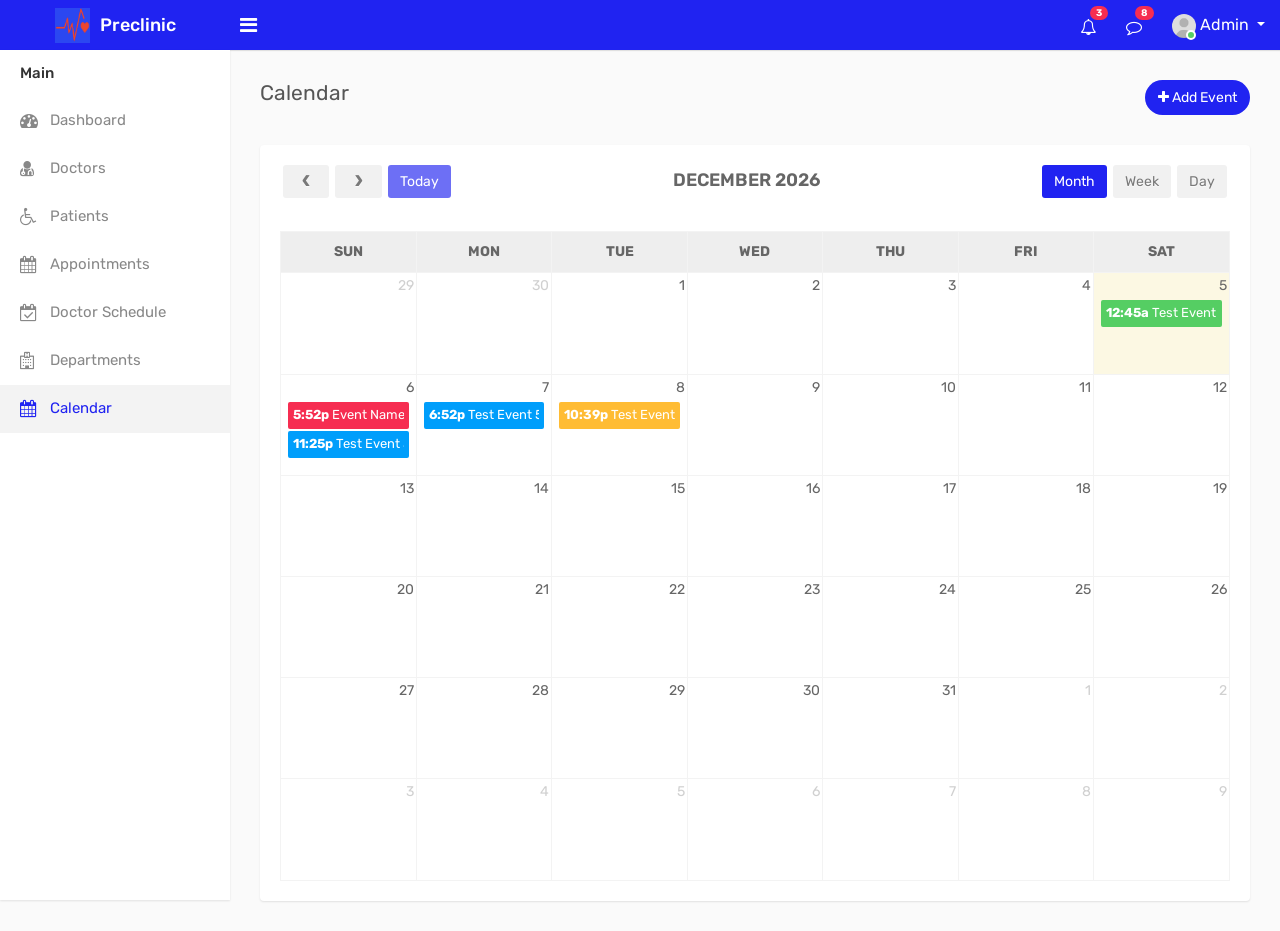
<file: src/main/resources/templates/calendar.html>
<!DOCTYPE html>
<html lang="en">


<!-- calendar23:59-->
<head>
    <meta charset="utf-8">
    <meta name="viewport" content="width=device-width, initial-scale=1.0, user-scalable=0">
    <link rel="shortcut icon" type="image/x-icon" href="../static/assets/img/favicon.ico">
    <title>Preclinic - Medical & Hospital - Bootstrap 4 Admin Template</title>
    <link rel="stylesheet" type="text/css" href="../static/assets/css/bootstrap.min.css">
    <link rel="stylesheet" type="text/css" href="../static/assets/css/font-awesome.min.css">
    <link rel="stylesheet" type="text/css" href="../static/assets/css/fullcalendar.min.css">
    <link rel="stylesheet" type="text/css" href="../static/assets/css/select2.min.css">
    <link rel="stylesheet" type="text/css" href="../static/assets/css/bootstrap-datetimepicker.min.css">
    <link rel="stylesheet" type="text/css" href="../static/assets/css/style.css">
    <!--[if lt IE 9]>
		<script src="assets/js/html5shiv.min.js"></script>
		<script src="assets/js/respond.min.js"></script>
	<![endif]-->
</head>

<body>
    <div class="main-wrapper">
        <div class="header">
			<div class="header-left">
				<a href="index.html" class="logo">
					<img src="../static/assets/img/logo.png" width="35" height="35" alt=""> <span>Preclinic</span>
				</a>
			</div>
			<a id="toggle_btn" href="javascript:void(0);"><i class="fa fa-bars"></i></a>
            <a id="mobile_btn" class="mobile_btn float-left" href="#sidebar"><i class="fa fa-bars"></i></a>
            <ul class="nav user-menu float-right">
                <li class="nav-item dropdown d-none d-sm-block">
                    <a href="#" class="dropdown-toggle nav-link" data-toggle="dropdown"><i class="fa fa-bell-o"></i> <span class="badge badge-pill bg-danger float-right">3</span></a>
                    <div class="dropdown-menu notifications">
                        <div class="topnav-dropdown-header">
                            <span>Notifications</span>
                        </div>
                        <div class="drop-scroll">
                            <ul class="notification-list">
                                <li class="notification-message">
                                    <a href="activities.html">
                                        <div class="media">
											<span class="avatar">
												<img alt="John Doe" src="../static/assets/img/user.jpg" class="img-fluid rounded-circle">
											</span>
											<div class="media-body">
												<p class="noti-details"><span class="noti-title">John Doe</span> added new task <span class="noti-title">Patient appointment booking</span></p>
												<p class="noti-time"><span class="notification-time">4 mins ago</span></p>
											</div>
                                        </div>
                                    </a>
                                </li>
                                <li class="notification-message">
                                    <a href="activities.html">
                                        <div class="media">
											<span class="avatar">V</span>
											<div class="media-body">
												<p class="noti-details"><span class="noti-title">Tarah Shropshire</span> changed the task name <span class="noti-title">Appointment booking with payment gateway</span></p>
												<p class="noti-time"><span class="notification-time">6 mins ago</span></p>
											</div>
                                        </div>
                                    </a>
                                </li>
                                <li class="notification-message">
                                    <a href="activities.html">
                                        <div class="media">
											<span class="avatar">L</span>
											<div class="media-body">
												<p class="noti-details"><span class="noti-title">Misty Tison</span> added <span class="noti-title">Domenic Houston</span> and <span class="noti-title">Claire Mapes</span> to project <span class="noti-title">Doctor available module</span></p>
												<p class="noti-time"><span class="notification-time">8 mins ago</span></p>
											</div>
                                        </div>
                                    </a>
                                </li>
                                <li class="notification-message">
                                    <a href="activities.html">
                                        <div class="media">
											<span class="avatar">G</span>
											<div class="media-body">
												<p class="noti-details"><span class="noti-title">Rolland Webber</span> completed task <span class="noti-title">Patient and Doctor video conferencing</span></p>
												<p class="noti-time"><span class="notification-time">12 mins ago</span></p>
											</div>
                                        </div>
                                    </a>
                                </li>
                                <li class="notification-message">
                                    <a href="activities.html">
                                        <div class="media">
											<span class="avatar">V</span>
											<div class="media-body">
												<p class="noti-details"><span class="noti-title">Bernardo Galaviz</span> added new task <span class="noti-title">Private chat module</span></p>
												<p class="noti-time"><span class="notification-time">2 days ago</span></p>
											</div>
                                        </div>
                                    </a>
                                </li>
                            </ul>
                        </div>
                        <div class="topnav-dropdown-footer">
                            <a href="activities.html">View all Notifications</a>
                        </div>
                    </div>
                </li>
                <li class="nav-item dropdown d-none d-sm-block">
                    <a href="javascript:void(0);" id="open_msg_box" class="hasnotifications nav-link"><i class="fa fa-comment-o"></i> <span class="badge badge-pill bg-danger float-right">8</span></a>
                </li>
                <li class="nav-item dropdown has-arrow">
                    <a href="#" class="dropdown-toggle nav-link user-link" data-toggle="dropdown">
                        <span class="user-img"><img class="rounded-circle" src="../static/assets/img/user.jpg" width="40" alt="Admin">
							<span class="status online"></span></span>
                        <span>Admin</span>
                    </a>
					<div class="dropdown-menu">
						<a class="dropdown-item" href="profile.html">My Profile</a>
						<a class="dropdown-item" href="edit-profile.html">Edit Profile</a>
						<a class="dropdown-item" href="settings.html">Settings</a>
						<a class="dropdown-item" href="../Dashboard/login.html">Logout</a>
					</div>
                </li>
            </ul>
            <div class="dropdown mobile-user-menu float-right">
                <a href="#" class="nav-link dropdown-toggle" data-toggle="dropdown" aria-expanded="false"><i class="fa fa-ellipsis-v"></i></a>
                <div class="dropdown-menu dropdown-menu-right">
                    <a class="dropdown-item" href="profile.html">My Profile</a>
                    <a class="dropdown-item" href="edit-profile.html">Edit Profile</a>
                    <a class="dropdown-item" href="settings.html">Settings</a>
                    <a class="dropdown-item" href="../Dashboard/login.html">Logout</a>
                </div>
            </div>
        </div>
        <div class="sidebar" id="sidebar">
            <div class="sidebar-inner slimscroll">
                <div id="sidebar-menu" class="sidebar-menu">
                    <ul>
                        <li class="menu-title">Main</li>
                        <li>
                            <a href="index.html"><i class="fa fa-dashboard"></i> <span>Dashboard</span></a>
                        </li>
						<li>
                            <a href="doctors.html"><i class="fa fa-user-md"></i> <span>Doctors</span></a>
                        </li>
                        <li>
                            <a href="patients.html"><i class="fa fa-wheelchair"></i> <span>Patients</span></a>
                        </li>
                        <li>
                            <a href="appointments.html"><i class="fa fa-calendar"></i> <span>Appointments</span></a>
                        </li>
                        <li>
                            <a href="schedule.html"><i class="fa fa-calendar-check-o"></i> <span>Doctor Schedule</span></a>
                        </li>
                        <li>
                            <a href="departments.html"><i class="fa fa-hospital-o"></i> <span>Departments</span></a>
                        </li>
						<!-- <li class="submenu">
							<a href="#"><i class="fa fa-user"></i> <span> Employees </span> <span class="menu-arrow"></span></a>
							<ul style="display: none;">
								<li><a href="employees.html">Employees List</a></li>
								<li><a href="leaves.html">Leaves</a></li>
								<li><a href="holidays.html">Holidays</a></li>
								<li><a href="attendance.html">Attendance</a></li>
							</ul>
						</li>
						<li class="submenu">
							<a href="#"><i class="fa fa-money"></i> <span> Accounts </span> <span class="menu-arrow"></span></a>
							<ul style="display: none;">
								<li><a href="invoices.html">Invoices</a></li>
								<li><a href="payments.html">Payments</a></li>
								<li><a href="expenses.html">Expenses</a></li>
								<li><a href="taxes.html">Taxes</a></li>
								<li><a href="provident-fund.html">Provident Fund</a></li>
							</ul>
						</li>
						<li class="submenu">
							<a href="#"><i class="fa fa-book"></i> <span> Payroll </span> <span class="menu-arrow"></span></a>
							<ul style="display: none;">
								<li><a href="salary.html"> Employee Salary </a></li>
								<li><a href="salary-view.html"> Payslip </a></li>
							</ul>
						</li>
                        <li>
                            <a href="chat.html"><i class="fa fa-comments"></i> <span>Chat</span> <span class="badge badge-pill bg-primary float-right">5</span></a>
                        </li>
                        <li class="submenu">
                            <a href="#"><i class="fa fa-video-camera camera"></i> <span> Calls</span> <span class="menu-arrow"></span></a>
                            <ul style="display: none;">
                                <li><a href="voice-call.html">Voice Call</a></li>
                                <li><a href="video-call.html">Video Call</a></li>
                                <li><a href="incoming-call.html">Incoming Call</a></li>
                            </ul>
                        </li>
                        <li class="submenu">
                            <a href="#"><i class="fa fa-envelope"></i> <span> Email</span> <span class="menu-arrow"></span></a>
                            <ul style="display: none;">
                                <li><a href="compose.html">Compose Mail</a></li>
                                <li><a href="inbox.html">Inbox</a></li>
                                <li><a href="mail-view.html">Mail View</a></li>
                            </ul>
                        </li>
                        <li class="submenu">
                            <a href="#"><i class="fa fa-commenting-o"></i> <span> Blog</span> <span class="menu-arrow"></span></a>
                            <ul style="display: none;">
                                <li><a href="blog.html">Blog</a></li>
                                <li><a href="blog-details.html">Blog View</a></li>
                                <li><a href="add-blog.html">Add Blog</a></li>
                                <li><a href="edit-blog.html">Edit Blog</a></li>
                            </ul>
                        </li>
						<li>
							<a href="assets.html"><i class="fa fa-cube"></i> <span>Assets</span></a>
						</li>
						<li>
							<a href="activities.html"><i class="fa fa-bell-o"></i> <span>Activities</span></a>
						</li>
						<li class="submenu">
							<a href="#"><i class="fa fa-flag-o"></i> <span> Reports </span> <span class="menu-arrow"></span></a>
							<ul style="display: none;">
								<li><a href="expense-reports.html"> Expense Report </a></li>
								<li><a href="invoice-reports.html"> Invoice Report </a></li>
							</ul>
						</li>
                        <li>
                            <a href="settings.html"><i class="fa fa-cog"></i> <span>Settings</span></a>
                        </li>
                        <li class="menu-title">UI Elements</li>
                        <li class="submenu">
                            <a href="#"><i class="fa fa-laptop"></i> <span> Components</span> <span class="menu-arrow"></span></a>
                            <ul style="display: none;">
                                <li><a href="uikit.html">UI Kit</a></li>
                                <li><a href="typography.html">Typography</a></li>
                                <li><a href="tabs.html">Tabs</a></li>
                            </ul>
                        </li>
                        <li class="submenu">
                            <a href="#"><i class="fa fa-edit"></i> <span> Forms</span> <span class="menu-arrow"></span></a>
                            <ul style="display: none;">
                                <li><a href="form-basic-inputs.html">Basic Inputs</a></li>
                                <li><a href="form-input-groups.html">Input Groups</a></li>
                                <li><a href="form-horizontal.html">Horizontal Form</a></li>
                                <li><a href="form-vertical.html">Vertical Form</a></li>
                            </ul>
                        </li>
                        <li class="submenu">
                            <a href="#"><i class="fa fa-table"></i> <span> Tables</span> <span class="menu-arrow"></span></a>
                            <ul style="display: none;">
                                <li><a href="tables-basic.html">Basic Tables</a></li>
                                <li><a href="tables-datatables.html">Data Table</a></li>
                            </ul>
                        </li> -->
                        <li class="active">
                            <a href="calendar.html"><i class="fa fa-calendar"></i> <span>Calendar</span></a>
                        </li>
                        <!-- <li class="menu-title">Extras</li>
                        <li class="submenu">
                            <a href="#"><i class="fa fa-columns"></i> <span>Pages</span> <span class="menu-arrow"></span></a>
                            <ul style="display: none;">
                                <li><a href="login.html"> Login </a></li>
                                <li><a href="register.html"> Register </a></li>
                                <li><a href="forgot-password.html"> Forgot Password </a></li>
                                <li><a href="change-password2.html"> Change Password </a></li>
                                <li><a href="lock-screen.html"> Lock Screen </a></li>
                                <li><a href="profile.html"> Profile </a></li>
                                <li><a href="gallery.html"> Gallery </a></li>
                                <li><a href="error-404.html">404 Error </a></li>
                                <li><a href="error-500.html">500 Error </a></li>
                                <li><a href="blank-page.html"> Blank Page </a></li>
                            </ul>
                        </li>
                        <li class="submenu">
                            <a href="javascript:void(0);"><i class="fa fa-share-alt"></i> <span>Multi Level</span> <span class="menu-arrow"></span></a>
                            <ul style="display: none;">
                                <li class="submenu">
                                    <a href="javascript:void(0);"><span>Level 1</span> <span class="menu-arrow"></span></a>
                                    <ul style="display: none;">
                                        <li><a href="javascript:void(0);"><span>Level 2</span></a></li>
                                        <li class="submenu">
                                            <a href="javascript:void(0);"> <span> Level 2</span> <span class="menu-arrow"></span></a>
                                            <ul style="display: none;">
                                                <li><a href="javascript:void(0);">Level 3</a></li>
                                                <li><a href="javascript:void(0);">Level 3</a></li>
                                            </ul>
                                        </li>
                                        <li><a href="javascript:void(0);"><span>Level 2</span></a></li>
                                    </ul>
                                </li>
                                <li>
                                    <a href="javascript:void(0);"><span>Level 1</span></a>
                                </li>
                            </ul>
                        </li> -->
                    </ul>
                </div>
            </div>
        </div>
        <div class="page-wrapper">
            <div class="content">
                <div class="row">
                    <div class="col-sm-8 col-4">
                        <h4 class="page-title">Calendar</h4>
                    </div>
                    <div class="col-sm-4 col-8 text-right m-b-30">
                        <a href="#" class="btn btn-primary btn-rounded" data-toggle="modal" data-target="#add_event"><i class="fa fa-plus"></i> Add Event</a>
                    </div>
                </div>
                <div class="row">
                    <div class="col-lg-12">
                        <div class="card-box mb-0">
                            <div class="row">
                                <div class="col-md-12">
                                    <div id="calendar"></div>
                                </div>
                            </div>
                        </div>
                        <div class="modal fade none-border" id="event-modal">
                            <div class="modal-dialog">
                                <div class="modal-content modal-md">
                                    <div class="modal-header">
                                        <h4 class="modal-title">Add Event</h4>
										<button type="button" class="close" data-dismiss="modal">&times;</button>
                                    </div>
                                    <div class="modal-body"></div>
                                    <div class="modal-footer text-center">
                                        <button type="button" class="btn btn-primary submit-btn save-event">Create event</button>
                                        <button type="button" class="btn btn-danger btn-lg delete-event" data-dismiss="modal">Delete</button>
                                    </div>
                                </div>
                            </div>
                        </div>
                    </div>
                </div>
            </div>
            <div class="notification-box">
                <div class="msg-sidebar notifications msg-noti">
                    <div class="topnav-dropdown-header">
                        <span>Messages</span>
                    </div>
                    <div class="drop-scroll msg-list-scroll" id="msg_list">
                        <ul class="list-box">
                            <li>
                                <a href="chat.html">
                                    <div class="list-item">
                                        <div class="list-left">
                                            <span class="avatar">R</span>
                                        </div>
                                        <div class="list-body">
                                            <span class="message-author">Richard Miles </span>
                                            <span class="message-time">12:28 AM</span>
                                            <div class="clearfix"></div>
                                            <span class="message-content">Lorem ipsum dolor sit amet, consectetur adipiscing</span>
                                        </div>
                                    </div>
                                </a>
                            </li>
                            <li>
                                <a href="chat.html">
                                    <div class="list-item new-message">
                                        <div class="list-left">
                                            <span class="avatar">J</span>
                                        </div>
                                        <div class="list-body">
                                            <span class="message-author">John Doe</span>
                                            <span class="message-time">1 Aug</span>
                                            <div class="clearfix"></div>
                                            <span class="message-content">Lorem ipsum dolor sit amet, consectetur adipiscing</span>
                                        </div>
                                    </div>
                                </a>
                            </li>
                            <li>
                                <a href="chat.html">
                                    <div class="list-item">
                                        <div class="list-left">
                                            <span class="avatar">T</span>
                                        </div>
                                        <div class="list-body">
                                            <span class="message-author"> Tarah Shropshire </span>
                                            <span class="message-time">12:28 AM</span>
                                            <div class="clearfix"></div>
                                            <span class="message-content">Lorem ipsum dolor sit amet, consectetur adipiscing</span>
                                        </div>
                                    </div>
                                </a>
                            </li>
                            <li>
                                <a href="chat.html">
                                    <div class="list-item">
                                        <div class="list-left">
                                            <span class="avatar">M</span>
                                        </div>
                                        <div class="list-body">
                                            <span class="message-author">Mike Litorus</span>
                                            <span class="message-time">12:28 AM</span>
                                            <div class="clearfix"></div>
                                            <span class="message-content">Lorem ipsum dolor sit amet, consectetur adipiscing</span>
                                        </div>
                                    </div>
                                </a>
                            </li>
                            <li>
                                <a href="chat.html">
                                    <div class="list-item">
                                        <div class="list-left">
                                            <span class="avatar">C</span>
                                        </div>
                                        <div class="list-body">
                                            <span class="message-author"> Catherine Manseau </span>
                                            <span class="message-time">12:28 AM</span>
                                            <div class="clearfix"></div>
                                            <span class="message-content">Lorem ipsum dolor sit amet, consectetur adipiscing</span>
                                        </div>
                                    </div>
                                </a>
                            </li>
                            <li>
                                <a href="chat.html">
                                    <div class="list-item">
                                        <div class="list-left">
                                            <span class="avatar">D</span>
                                        </div>
                                        <div class="list-body">
                                            <span class="message-author"> Domenic Houston </span>
                                            <span class="message-time">12:28 AM</span>
                                            <div class="clearfix"></div>
                                            <span class="message-content">Lorem ipsum dolor sit amet, consectetur adipiscing</span>
                                        </div>
                                    </div>
                                </a>
                            </li>
                            <li>
                                <a href="chat.html">
                                    <div class="list-item">
                                        <div class="list-left">
                                            <span class="avatar">B</span>
                                        </div>
                                        <div class="list-body">
                                            <span class="message-author"> Buster Wigton </span>
                                            <span class="message-time">12:28 AM</span>
                                            <div class="clearfix"></div>
                                            <span class="message-content">Lorem ipsum dolor sit amet, consectetur adipiscing</span>
                                        </div>
                                    </div>
                                </a>
                            </li>
                            <li>
                                <a href="chat.html">
                                    <div class="list-item">
                                        <div class="list-left">
                                            <span class="avatar">R</span>
                                        </div>
                                        <div class="list-body">
                                            <span class="message-author"> Rolland Webber </span>
                                            <span class="message-time">12:28 AM</span>
                                            <div class="clearfix"></div>
                                            <span class="message-content">Lorem ipsum dolor sit amet, consectetur adipiscing</span>
                                        </div>
                                    </div>
                                </a>
                            </li>
                            <li>
                                <a href="chat.html">
                                    <div class="list-item">
                                        <div class="list-left">
                                            <span class="avatar">C</span>
                                        </div>
                                        <div class="list-body">
                                            <span class="message-author"> Claire Mapes </span>
                                            <span class="message-time">12:28 AM</span>
                                            <div class="clearfix"></div>
                                            <span class="message-content">Lorem ipsum dolor sit amet, consectetur adipiscing</span>
                                        </div>
                                    </div>
                                </a>
                            </li>
                            <li>
                                <a href="chat.html">
                                    <div class="list-item">
                                        <div class="list-left">
                                            <span class="avatar">M</span>
                                        </div>
                                        <div class="list-body">
                                            <span class="message-author">Melita Faucher</span>
                                            <span class="message-time">12:28 AM</span>
                                            <div class="clearfix"></div>
                                            <span class="message-content">Lorem ipsum dolor sit amet, consectetur adipiscing</span>
                                        </div>
                                    </div>
                                </a>
                            </li>
                            <li>
                                <a href="chat.html">
                                    <div class="list-item">
                                        <div class="list-left">
                                            <span class="avatar">J</span>
                                        </div>
                                        <div class="list-body">
                                            <span class="message-author">Jeffery Lalor</span>
                                            <span class="message-time">12:28 AM</span>
                                            <div class="clearfix"></div>
                                            <span class="message-content">Lorem ipsum dolor sit amet, consectetur adipiscing</span>
                                        </div>
                                    </div>
                                </a>
                            </li>
                            <li>
                                <a href="chat.html">
                                    <div class="list-item">
                                        <div class="list-left">
                                            <span class="avatar">L</span>
                                        </div>
                                        <div class="list-body">
                                            <span class="message-author">Loren Gatlin</span>
                                            <span class="message-time">12:28 AM</span>
                                            <div class="clearfix"></div>
                                            <span class="message-content">Lorem ipsum dolor sit amet, consectetur adipiscing</span>
                                        </div>
                                    </div>
                                </a>
                            </li>
                            <li>
                                <a href="chat.html">
                                    <div class="list-item">
                                        <div class="list-left">
                                            <span class="avatar">T</span>
                                        </div>
                                        <div class="list-body">
                                            <span class="message-author">Tarah Shropshire</span>
                                            <span class="message-time">12:28 AM</span>
                                            <div class="clearfix"></div>
                                            <span class="message-content">Lorem ipsum dolor sit amet, consectetur adipiscing</span>
                                        </div>
                                    </div>
                                </a>
                            </li>
                        </ul>
                    </div>
                    <div class="topnav-dropdown-footer">
                        <a href="chat.html">See all messages</a>
                    </div>
                </div>
            </div>
        </div>
        <div id="add_event" class="modal fade" role="dialog">
            <div class="modal-dialog">
                <div class="modal-content modal-md">
                    <div class="modal-header">
                        <h4 class="modal-title">Add Event</h4>
						<button type="button" class="close" data-dismiss="modal">&times;</button>
                    </div>
                    <div class="modal-body">
                        <form>
                            <div class="form-group">
                                <label>Event Name <span class="text-danger">*</span></label>
                                <input class="form-control" type="text">
                            </div>
                            <div class="form-group">
                                <label>Event Date <span class="text-danger">*</span></label>
                                <div class="cal-icon">
                                    <input class="form-control datetimepicker" type="text">
                                </div>
                            </div>
                            <div class="m-t-20 text-center">
                                <button class="btn btn-primary submit-btn">Create Event</button>
                            </div>
                        </form>
                    </div>
                </div>
            </div>
        </div>
    </div>
    <div class="sidebar-overlay" data-reff=""></div>
    <script src="../static/assets/js/jquery-3.2.1.min.js"></script>
	<script src="../static/assets/js/popper.min.js"></script>
    <script src="../static/assets/js/bootstrap.min.js"></script>
    <script src="../static/assets/js/jquery.slimscroll.js"></script>
    <script src="../static/assets/js/select2.min.js"></script>
    <script src="../static/assets/js/moment.min.js"></script>
    <script src="../static/assets/js/jquery-ui.min.html"></script>
    <script src="../static/assets/js/fullcalendar.min.js"></script>
    <script src="../static/assets/js/jquery.fullcalendar.js"></script>
    <script src="../static/assets/js/bootstrap-datetimepicker.min.js"></script>
    <script src="../static/assets/js/app.js"></script>
</body>


<!-- calendar24:03-->
</html>
</file>
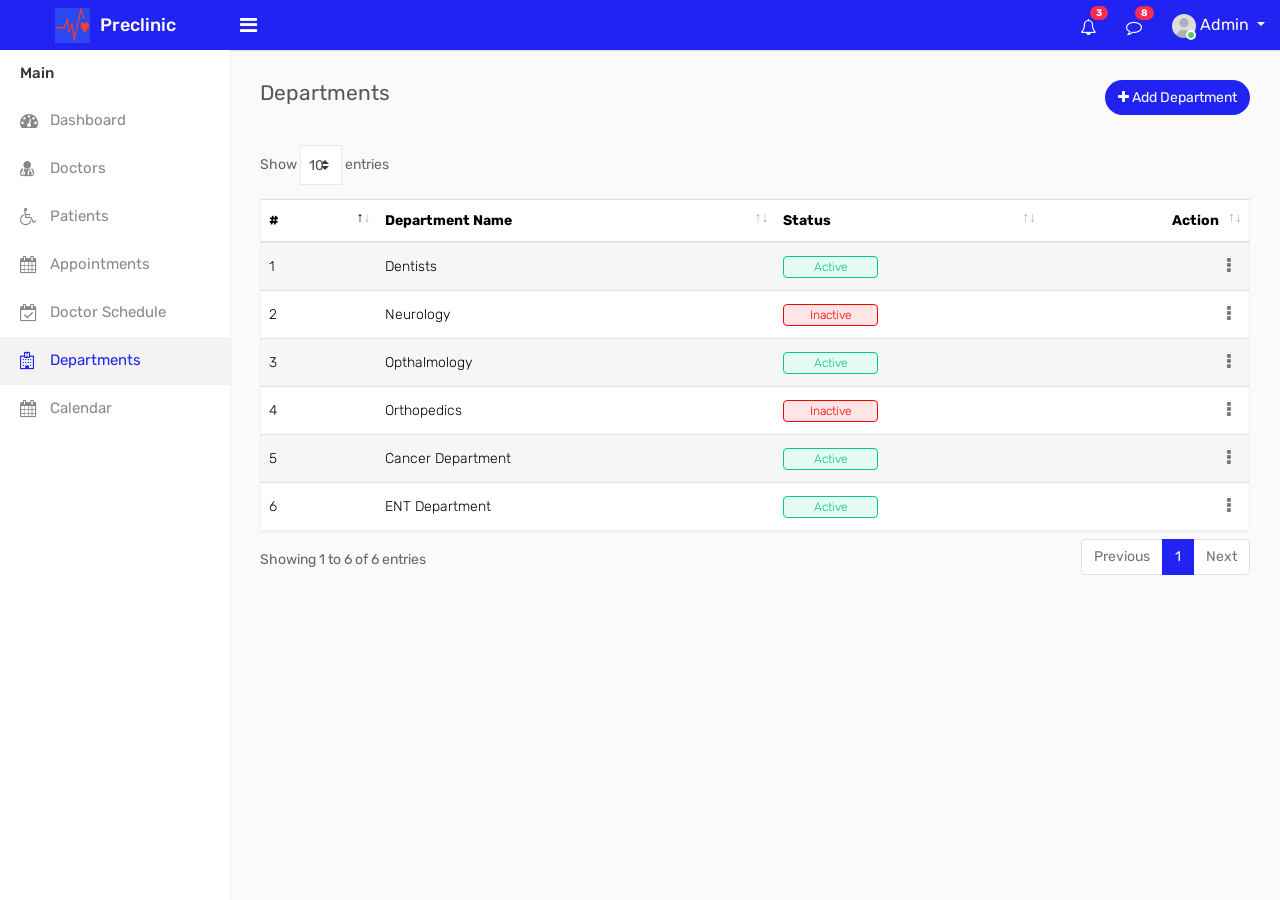
<file: src/main/resources/templates/departments.html>
<!DOCTYPE html>
<html lang="en">


<!-- departments23:21-->
<head>
    <meta charset="utf-8">
    <meta name="viewport" content="width=device-width, initial-scale=1.0, user-scalable=0">
    <link rel="shortcut icon" type="image/x-icon" href="../static/assets/img/favicon.ico">
    <title>Preclinic - Medical & Hospital - Bootstrap 4 Admin Template</title>
    <link rel="stylesheet" type="text/css" href="../static/assets/css/bootstrap.min.css">
    <link rel="stylesheet" type="text/css" href="../static/assets/css/dataTables.bootstrap4.min.css">
    <link rel="stylesheet" type="text/css" href="../static/assets/css/font-awesome.min.css">
    <link rel="stylesheet" type="text/css" href="../static/assets/css/style.css">
    <!--[if lt IE 9]>
		<script src="assets/js/html5shiv.min.js"></script>
		<script src="assets/js/respond.min.js"></script>
	<![endif]-->
</head>

<body>
    <div class="main-wrapper">
        <div class="header">
			<div class="header-left">
				<a href="index.html" class="logo">
					<img src="../static/assets/img/logo.png" width="35" height="35" alt=""> <span>Preclinic</span>
				</a>
			</div>
			<a id="toggle_btn" href="javascript:void(0);"><i class="fa fa-bars"></i></a>
            <a id="mobile_btn" class="mobile_btn float-left" href="#sidebar"><i class="fa fa-bars"></i></a>
            <ul class="nav user-menu float-right">
                <li class="nav-item dropdown d-none d-sm-block">
                    <a href="#" class="dropdown-toggle nav-link" data-toggle="dropdown"><i class="fa fa-bell-o"></i> <span class="badge badge-pill bg-danger float-right">3</span></a>
                    <div class="dropdown-menu notifications">
                        <div class="topnav-dropdown-header">
                            <span>Notifications</span>
                        </div>
                        <div class="drop-scroll">
                            <ul class="notification-list">
                                <li class="notification-message">
                                    <a href="activities.html">
                                        <div class="media">
											<span class="avatar">
												<img alt="John Doe" src="../static/assets/img/user.jpg" class="img-fluid rounded-circle">
											</span>
											<div class="media-body">
												<p class="noti-details"><span class="noti-title">John Doe</span> added new task <span class="noti-title">Patient appointment booking</span></p>
												<p class="noti-time"><span class="notification-time">4 mins ago</span></p>
											</div>
                                        </div>
                                    </a>
                                </li>
                                <li class="notification-message">
                                    <a href="activities.html">
                                        <div class="media">
											<span class="avatar">V</span>
											<div class="media-body">
												<p class="noti-details"><span class="noti-title">Tarah Shropshire</span> changed the task name <span class="noti-title">Appointment booking with payment gateway</span></p>
												<p class="noti-time"><span class="notification-time">6 mins ago</span></p>
											</div>
                                        </div>
                                    </a>
                                </li>
                                <li class="notification-message">
                                    <a href="activities.html">
                                        <div class="media">
											<span class="avatar">L</span>
											<div class="media-body">
												<p class="noti-details"><span class="noti-title">Misty Tison</span> added <span class="noti-title">Domenic Houston</span> and <span class="noti-title">Claire Mapes</span> to project <span class="noti-title">Doctor available module</span></p>
												<p class="noti-time"><span class="notification-time">8 mins ago</span></p>
											</div>
                                        </div>
                                    </a>
                                </li>
                                <li class="notification-message">
                                    <a href="activities.html">
                                        <div class="media">
											<span class="avatar">G</span>
											<div class="media-body">
												<p class="noti-details"><span class="noti-title">Rolland Webber</span> completed task <span class="noti-title">Patient and Doctor video conferencing</span></p>
												<p class="noti-time"><span class="notification-time">12 mins ago</span></p>
											</div>
                                        </div>
                                    </a>
                                </li>
                                <li class="notification-message">
                                    <a href="activities.html">
                                        <div class="media">
											<span class="avatar">V</span>
											<div class="media-body">
												<p class="noti-details"><span class="noti-title">Bernardo Galaviz</span> added new task <span class="noti-title">Private chat module</span></p>
												<p class="noti-time"><span class="notification-time">2 days ago</span></p>
											</div>
                                        </div>
                                    </a>
                                </li>
                            </ul>
                        </div>
                        <div class="topnav-dropdown-footer">
                            <a href="activities.html">View all Notifications</a>
                        </div>
                    </div>
                </li>
                <li class="nav-item dropdown d-none d-sm-block">
                    <a href="javascript:void(0);" id="open_msg_box" class="hasnotifications nav-link"><i class="fa fa-comment-o"></i> <span class="badge badge-pill bg-danger float-right">8</span></a>
                </li>
                <li class="nav-item dropdown has-arrow">
                    <a href="#" class="dropdown-toggle nav-link user-link" data-toggle="dropdown">
                        <span class="user-img"><img class="rounded-circle" src="../static/assets/img/user.jpg" width="40" alt="Admin">
							<span class="status online"></span></span>
                        <span>Admin</span>
                    </a>
					<div class="dropdown-menu">
						<a class="dropdown-item" href="profile.html">My Profile</a>
						<a class="dropdown-item" href="edit-profile.html">Edit Profile</a>
						<a class="dropdown-item" href="settings.html">Settings</a>
						<a class="dropdown-item" href="../Dashboard/login.html">Logout</a>
					</div>
                </li>
            </ul>
            <div class="dropdown mobile-user-menu float-right">
                <a href="#" class="nav-link dropdown-toggle" data-toggle="dropdown" aria-expanded="false"><i class="fa fa-ellipsis-v"></i></a>
                <div class="dropdown-menu dropdown-menu-right">
                    <a class="dropdown-item" href="profile.html">My Profile</a>
                    <a class="dropdown-item" href="edit-profile.html">Edit Profile</a>
                    <a class="dropdown-item" href="settings.html">Settings</a>
                    <a class="dropdown-item" href="../Dashboard/login.html">Logout</a>
                </div>
            </div>
        </div>
        <div class="sidebar" id="sidebar">
            <div class="sidebar-inner slimscroll">
                <div id="sidebar-menu" class="sidebar-menu">
                    <ul>
                        <li class="menu-title">Main</li>
                        <li>
                            <a href="index.html"><i class="fa fa-dashboard"></i> <span>Dashboard</span></a>
                        </li>
						<li>
                            <a href="doctors.html"><i class="fa fa-user-md"></i> <span>Doctors</span></a>
                        </li>
                        <li>
                            <a href="patients.html"><i class="fa fa-wheelchair"></i> <span>Patients</span></a>
                        </li>
                        <li>
                            <a href="appointments.html"><i class="fa fa-calendar"></i> <span>Appointments</span></a>
                        </li>
                        <li>
                            <a href="schedule.html"><i class="fa fa-calendar-check-o"></i> <span>Doctor Schedule</span></a>
                        </li>
                        <li class="active">
                            <a href="departments.html"><i class="fa fa-hospital-o"></i> <span>Departments</span></a>
                        </li>
						<!-- <li class="submenu">
							<a href="#"><i class="fa fa-user"></i> <span> Employees </span> <span class="menu-arrow"></span></a>
							<ul style="display: none;">
								<li><a href="employees.html">Employees List</a></li>
								<li><a href="leaves.html">Leaves</a></li>
								<li><a href="holidays.html">Holidays</a></li>
								<li><a href="attendance.html">Attendance</a></li>
							</ul>
						</li>
						<li class="submenu">
							<a href="#"><i class="fa fa-money"></i> <span> Accounts </span> <span class="menu-arrow"></span></a>
							<ul style="display: none;">
								<li><a href="invoices.html">Invoices</a></li>
								<li><a href="payments.html">Payments</a></li>
								<li><a href="expenses.html">Expenses</a></li>
								<li><a href="taxes.html">Taxes</a></li>
								<li><a href="provident-fund.html">Provident Fund</a></li>
							</ul>
						</li>
						<li class="submenu">
							<a href="#"><i class="fa fa-book"></i> <span> Payroll </span> <span class="menu-arrow"></span></a>
							<ul style="display: none;">
								<li><a href="salary.html"> Employee Salary </a></li>
								<li><a href="salary-view.html"> Payslip </a></li>
							</ul>
						</li>
                        <li>
                            <a href="chat.html"><i class="fa fa-comments"></i> <span>Chat</span> <span class="badge badge-pill bg-primary float-right">5</span></a>
                        </li>
                        <li class="submenu">
                            <a href="#"><i class="fa fa-video-camera camera"></i> <span> Calls</span> <span class="menu-arrow"></span></a>
                            <ul style="display: none;">
                                <li><a href="voice-call.html">Voice Call</a></li>
                                <li><a href="video-call.html">Video Call</a></li>
                                <li><a href="incoming-call.html">Incoming Call</a></li>
                            </ul>
                        </li>
                        <li class="submenu">
                            <a href="#"><i class="fa fa-envelope"></i> <span> Email</span> <span class="menu-arrow"></span></a>
                            <ul style="display: none;">
                                <li><a href="compose.html">Compose Mail</a></li>
                                <li><a href="inbox.html">Inbox</a></li>
                                <li><a href="mail-view.html">Mail View</a></li>
                            </ul>
                        </li>
                        <li class="submenu">
                            <a href="#"><i class="fa fa-commenting-o"></i> <span> Blog</span> <span class="menu-arrow"></span></a>
                            <ul style="display: none;">
                                <li><a href="blog.html">Blog</a></li>
                                <li><a href="blog-details.html">Blog View</a></li>
                                <li><a href="add-blog.html">Add Blog</a></li>
                                <li><a href="edit-blog.html">Edit Blog</a></li>
                            </ul>
                        </li>
						<li>
							<a href="assets.html"><i class="fa fa-cube"></i> <span>Assets</span></a>
						</li>
						<li>
							<a href="activities.html"><i class="fa fa-bell-o"></i> <span>Activities</span></a>
						</li>
						<li class="submenu">
							<a href="#"><i class="fa fa-flag-o"></i> <span> Reports </span> <span class="menu-arrow"></span></a>
							<ul style="display: none;">
								<li><a href="expense-reports.html"> Expense Report </a></li>
								<li><a href="invoice-reports.html"> Invoice Report </a></li>
							</ul>
						</li>
                        <li>
                            <a href="settings.html"><i class="fa fa-cog"></i> <span>Settings</span></a>
                        </li>
                        <li class="menu-title">UI Elements</li>
                        <li class="submenu">
                            <a href="#"><i class="fa fa-laptop"></i> <span> Components</span> <span class="menu-arrow"></span></a>
                            <ul style="display: none;">
                                <li><a href="uikit.html">UI Kit</a></li>
                                <li><a href="typography.html">Typography</a></li>
                                <li><a href="tabs.html">Tabs</a></li>
                            </ul>
                        </li>
                        <li class="submenu">
                            <a href="#"><i class="fa fa-edit"></i> <span> Forms</span> <span class="menu-arrow"></span></a>
                            <ul style="display: none;">
                                <li><a href="form-basic-inputs.html">Basic Inputs</a></li>
                                <li><a href="form-input-groups.html">Input Groups</a></li>
                                <li><a href="form-horizontal.html">Horizontal Form</a></li>
                                <li><a href="form-vertical.html">Vertical Form</a></li>
                            </ul>
                        </li>
                        <li class="submenu">
                            <a href="#"><i class="fa fa-table"></i> <span> Tables</span> <span class="menu-arrow"></span></a>
                            <ul style="display: none;">
                                <li><a href="tables-basic.html">Basic Tables</a></li>
                                <li><a href="tables-datatables.html">Data Table</a></li>
                            </ul>
                        </li>-->
                        <li>
                            <a href="calendar.html"><i class="fa fa-calendar"></i> <span>Calendar</span></a>
                        </li> 
                        <!-- <li class="menu-title">Extras</li>
                        <li class="submenu">
                            <a href="#"><i class="fa fa-columns"></i> <span>Pages</span> <span class="menu-arrow"></span></a>
                            <ul style="display: none;">
                                <li><a href="login.html"> Login </a></li>
                                <li><a href="register.html"> Register </a></li>
                                <li><a href="forgot-password.html"> Forgot Password </a></li>
                                <li><a href="change-password2.html"> Change Password </a></li>
                                <li><a href="lock-screen.html"> Lock Screen </a></li>
                                <li><a href="profile.html"> Profile </a></li>
                                <li><a href="gallery.html"> Gallery </a></li>
                                <li><a href="error-404.html">404 Error </a></li>
                                <li><a href="error-500.html">500 Error </a></li>
                                <li><a href="blank-page.html"> Blank Page </a></li>
                            </ul>
                        </li>
                        <li class="submenu">
                            <a href="javascript:void(0);"><i class="fa fa-share-alt"></i> <span>Multi Level</span> <span class="menu-arrow"></span></a>
                            <ul style="display: none;">
                                <li class="submenu">
                                    <a href="javascript:void(0);"><span>Level 1</span> <span class="menu-arrow"></span></a>
                                    <ul style="display: none;">
                                        <li><a href="javascript:void(0);"><span>Level 2</span></a></li>
                                        <li class="submenu">
                                            <a href="javascript:void(0);"> <span> Level 2</span> <span class="menu-arrow"></span></a>
                                            <ul style="display: none;">
                                                <li><a href="javascript:void(0);">Level 3</a></li>
                                                <li><a href="javascript:void(0);">Level 3</a></li>
                                            </ul>
                                        </li>
                                        <li><a href="javascript:void(0);"><span>Level 2</span></a></li>
                                    </ul>
                                </li>
                                <li>
                                    <a href="javascript:void(0);"><span>Level 1</span></a>
                                </li>
                            </ul>
                        </li> -->
                    </ul>
                </div>
            </div>
        </div>
        <div class="page-wrapper">
            <div class="content">
                <div class="row">
                    <div class="col-sm-5 col-5">
                        <h4 class="page-title">Departments</h4>
                    </div>
                    <div class="col-sm-7 col-7 text-right m-b-30">
                        <a href="add-department.html" class="btn btn-primary btn-rounded"><i class="fa fa-plus"></i> Add Department</a>
                    </div>
                </div>
                <div class="row">
                    <div class="col-md-12">
                        <div class="table-responsive">
                            <table class="table table-striped custom-table mb-0 datatable">
                                <thead>
                                    <tr>
                                        <th>#</th>
                                        <th>Department Name</th>
                                        <th>Status</th>
                                        <th class="text-right">Action</th>
                                    </tr>
                                </thead>
                                <tbody>
                                    <tr>
                                        <td>1</td>
                                        <td>Dentists</td>
										<td><span class="custom-badge status-green">Active</span></td>
                                        <td class="text-right">
                                            <div class="dropdown dropdown-action">
                                                <a href="#" class="action-icon dropdown-toggle" data-toggle="dropdown" aria-expanded="false"><i class="fa fa-ellipsis-v"></i></a>
                                                <div class="dropdown-menu dropdown-menu-right">
                                                    <a class="dropdown-item" href="edit-department.html"><i class="fa fa-pencil m-r-5"></i> Edit</a>
                                                    <a class="dropdown-item" href="#" data-toggle="modal" data-target="#delete_department"><i class="fa fa-trash-o m-r-5"></i> Delete</a>
                                                </div>
                                            </div>
                                        </td>
                                    </tr>
                                    <tr>
                                        <td>2</td>
                                        <td>Neurology</td>
										<td><span class="custom-badge status-red">Inactive</span></td>
                                        <td class="text-right">
                                            <div class="dropdown dropdown-action">
                                                <a href="#" class="action-icon dropdown-toggle" data-toggle="dropdown" aria-expanded="false"><i class="fa fa-ellipsis-v"></i></a>
                                                <div class="dropdown-menu dropdown-menu-right">
                                                    <a class="dropdown-item" href="edit-department.html"><i class="fa fa-pencil m-r-5"></i> Edit</a>
                                                    <a class="dropdown-item" href="#" data-toggle="modal" data-target="#delete_department"><i class="fa fa-trash-o m-r-5"></i> Delete</a>
                                                </div>
                                            </div>
                                        </td>
                                    </tr>
                                    <tr>
                                        <td>3</td>
                                        <td>Opthalmology</td>
										<td><span class="custom-badge status-green">Active</span></td>
                                        <td class="text-right">
                                            <div class="dropdown dropdown-action">
                                                <a href="#" class="action-icon dropdown-toggle" data-toggle="dropdown" aria-expanded="false"><i class="fa fa-ellipsis-v"></i></a>
                                                <div class="dropdown-menu dropdown-menu-right">
                                                    <a class="dropdown-item" href="edit-department.html"><i class="fa fa-pencil m-r-5"></i> Edit</a>
                                                    <a class="dropdown-item" href="#" data-toggle="modal" data-target="#delete_department"><i class="fa fa-trash-o m-r-5"></i> Delete</a>
                                                </div>
                                            </div>
                                        </td>
                                    </tr>
                                    <tr>
                                        <td>4</td>
                                        <td>Orthopedics</td>
										<td><span class="custom-badge status-red">Inactive</span></td>
                                        <td class="text-right">
                                            <div class="dropdown dropdown-action">
                                                <a href="#" class="action-icon dropdown-toggle" data-toggle="dropdown" aria-expanded="false"><i class="fa fa-ellipsis-v"></i></a>
                                                <div class="dropdown-menu dropdown-menu-right">
                                                    <a class="dropdown-item" href="edit-department.html"><i class="fa fa-pencil m-r-5"></i> Edit</a>
                                                    <a class="dropdown-item" href="#" data-toggle="modal" data-target="#delete_department"><i class="fa fa-trash-o m-r-5"></i> Delete</a>
                                                </div>
                                            </div>
                                        </td>
                                    </tr>
                                    <tr>
                                        <td>5</td>
                                        <td>Cancer Department</td>
										<td><span class="custom-badge status-green">Active</span></td>
                                        <td class="text-right">
                                            <div class="dropdown dropdown-action">
                                                <a href="#" class="action-icon dropdown-toggle" data-toggle="dropdown" aria-expanded="false"><i class="fa fa-ellipsis-v"></i></a>
                                                <div class="dropdown-menu dropdown-menu-right">
                                                    <a class="dropdown-item" href="edit-department.html"><i class="fa fa-pencil m-r-5"></i> Edit</a>
                                                    <a class="dropdown-item" href="#" data-toggle="modal" data-target="#delete_department"><i class="fa fa-trash-o m-r-5"></i> Delete</a>
                                                </div>
                                            </div>
                                        </td>
                                    </tr>
                                    <tr>
                                        <td>6</td>
                                        <td>ENT Department</td>
										<td><span class="custom-badge status-green">Active</span></td>
                                        <td class="text-right">
                                            <div class="dropdown dropdown-action">
                                                <a href="#" class="action-icon dropdown-toggle" data-toggle="dropdown" aria-expanded="false"><i class="fa fa-ellipsis-v"></i></a>
                                                <div class="dropdown-menu dropdown-menu-right">
                                                    <a class="dropdown-item" href="edit-department.html"><i class="fa fa-pencil m-r-5"></i> Edit</a>
                                                    <a class="dropdown-item" href="#" data-toggle="modal" data-target="#delete_department"><i class="fa fa-trash-o m-r-5"></i> Delete</a>
                                                </div>
                                            </div>
                                        </td>
                                    </tr>
                                </tbody>
                            </table>
                        </div>
                    </div>
                </div>
            </div>
            <div class="notification-box">
                <div class="msg-sidebar notifications msg-noti">
                    <div class="topnav-dropdown-header">
                        <span>Messages</span>
                    </div>
                    <div class="drop-scroll msg-list-scroll" id="msg_list">
                        <ul class="list-box">
                            <li>
                                <a href="chat.html">
                                    <div class="list-item">
                                        <div class="list-left">
                                            <span class="avatar">R</span>
                                        </div>
                                        <div class="list-body">
                                            <span class="message-author">Richard Miles </span>
                                            <span class="message-time">12:28 AM</span>
                                            <div class="clearfix"></div>
                                            <span class="message-content">Lorem ipsum dolor sit amet, consectetur adipiscing</span>
                                        </div>
                                    </div>
                                </a>
                            </li>
                            <li>
                                <a href="chat.html">
                                    <div class="list-item new-message">
                                        <div class="list-left">
                                            <span class="avatar">J</span>
                                        </div>
                                        <div class="list-body">
                                            <span class="message-author">John Doe</span>
                                            <span class="message-time">1 Aug</span>
                                            <div class="clearfix"></div>
                                            <span class="message-content">Lorem ipsum dolor sit amet, consectetur adipiscing</span>
                                        </div>
                                    </div>
                                </a>
                            </li>
                            <li>
                                <a href="chat.html">
                                    <div class="list-item">
                                        <div class="list-left">
                                            <span class="avatar">T</span>
                                        </div>
                                        <div class="list-body">
                                            <span class="message-author"> Tarah Shropshire </span>
                                            <span class="message-time">12:28 AM</span>
                                            <div class="clearfix"></div>
                                            <span class="message-content">Lorem ipsum dolor sit amet, consectetur adipiscing</span>
                                        </div>
                                    </div>
                                </a>
                            </li>
                            <li>
                                <a href="chat.html">
                                    <div class="list-item">
                                        <div class="list-left">
                                            <span class="avatar">M</span>
                                        </div>
                                        <div class="list-body">
                                            <span class="message-author">Mike Litorus</span>
                                            <span class="message-time">12:28 AM</span>
                                            <div class="clearfix"></div>
                                            <span class="message-content">Lorem ipsum dolor sit amet, consectetur adipiscing</span>
                                        </div>
                                    </div>
                                </a>
                            </li>
                            <li>
                                <a href="chat.html">
                                    <div class="list-item">
                                        <div class="list-left">
                                            <span class="avatar">C</span>
                                        </div>
                                        <div class="list-body">
                                            <span class="message-author"> Catherine Manseau </span>
                                            <span class="message-time">12:28 AM</span>
                                            <div class="clearfix"></div>
                                            <span class="message-content">Lorem ipsum dolor sit amet, consectetur adipiscing</span>
                                        </div>
                                    </div>
                                </a>
                            </li>
                            <li>
                                <a href="chat.html">
                                    <div class="list-item">
                                        <div class="list-left">
                                            <span class="avatar">D</span>
                                        </div>
                                        <div class="list-body">
                                            <span class="message-author"> Domenic Houston </span>
                                            <span class="message-time">12:28 AM</span>
                                            <div class="clearfix"></div>
                                            <span class="message-content">Lorem ipsum dolor sit amet, consectetur adipiscing</span>
                                        </div>
                                    </div>
                                </a>
                            </li>
                            <li>
                                <a href="chat.html">
                                    <div class="list-item">
                                        <div class="list-left">
                                            <span class="avatar">B</span>
                                        </div>
                                        <div class="list-body">
                                            <span class="message-author"> Buster Wigton </span>
                                            <span class="message-time">12:28 AM</span>
                                            <div class="clearfix"></div>
                                            <span class="message-content">Lorem ipsum dolor sit amet, consectetur adipiscing</span>
                                        </div>
                                    </div>
                                </a>
                            </li>
                            <li>
                                <a href="chat.html">
                                    <div class="list-item">
                                        <div class="list-left">
                                            <span class="avatar">R</span>
                                        </div>
                                        <div class="list-body">
                                            <span class="message-author"> Rolland Webber </span>
                                            <span class="message-time">12:28 AM</span>
                                            <div class="clearfix"></div>
                                            <span class="message-content">Lorem ipsum dolor sit amet, consectetur adipiscing</span>
                                        </div>
                                    </div>
                                </a>
                            </li>
                            <li>
                                <a href="chat.html">
                                    <div class="list-item">
                                        <div class="list-left">
                                            <span class="avatar">C</span>
                                        </div>
                                        <div class="list-body">
                                            <span class="message-author"> Claire Mapes </span>
                                            <span class="message-time">12:28 AM</span>
                                            <div class="clearfix"></div>
                                            <span class="message-content">Lorem ipsum dolor sit amet, consectetur adipiscing</span>
                                        </div>
                                    </div>
                                </a>
                            </li>
                            <li>
                                <a href="chat.html">
                                    <div class="list-item">
                                        <div class="list-left">
                                            <span class="avatar">M</span>
                                        </div>
                                        <div class="list-body">
                                            <span class="message-author">Melita Faucher</span>
                                            <span class="message-time">12:28 AM</span>
                                            <div class="clearfix"></div>
                                            <span class="message-content">Lorem ipsum dolor sit amet, consectetur adipiscing</span>
                                        </div>
                                    </div>
                                </a>
                            </li>
                            <li>
                                <a href="chat.html">
                                    <div class="list-item">
                                        <div class="list-left">
                                            <span class="avatar">J</span>
                                        </div>
                                        <div class="list-body">
                                            <span class="message-author">Jeffery Lalor</span>
                                            <span class="message-time">12:28 AM</span>
                                            <div class="clearfix"></div>
                                            <span class="message-content">Lorem ipsum dolor sit amet, consectetur adipiscing</span>
                                        </div>
                                    </div>
                                </a>
                            </li>
                            <li>
                                <a href="chat.html">
                                    <div class="list-item">
                                        <div class="list-left">
                                            <span class="avatar">L</span>
                                        </div>
                                        <div class="list-body">
                                            <span class="message-author">Loren Gatlin</span>
                                            <span class="message-time">12:28 AM</span>
                                            <div class="clearfix"></div>
                                            <span class="message-content">Lorem ipsum dolor sit amet, consectetur adipiscing</span>
                                        </div>
                                    </div>
                                </a>
                            </li>
                            <li>
                                <a href="chat.html">
                                    <div class="list-item">
                                        <div class="list-left">
                                            <span class="avatar">T</span>
                                        </div>
                                        <div class="list-body">
                                            <span class="message-author">Tarah Shropshire</span>
                                            <span class="message-time">12:28 AM</span>
                                            <div class="clearfix"></div>
                                            <span class="message-content">Lorem ipsum dolor sit amet, consectetur adipiscing</span>
                                        </div>
                                    </div>
                                </a>
                            </li>
                        </ul>
                    </div>
                    <div class="topnav-dropdown-footer">
                        <a href="chat.html">See all messages</a>
                    </div>
                </div>
            </div>
        </div>
		<div id="delete_department" class="modal fade delete-modal" role="dialog">
			<div class="modal-dialog modal-dialog-centered">
				<div class="modal-content">
					<div class="modal-body text-center">
						<img src="../static/assets/img/sent.png" alt="" width="50" height="46">
						<h3>Are you sure want to delete this Department?</h3>
						<div class="m-t-20"> <a href="#" class="btn btn-white" data-dismiss="modal">Close</a>
							<button type="submit" class="btn btn-danger">Delete</button>
						</div>
					</div>
				</div>
			</div>
		</div>
    </div>
    <div class="sidebar-overlay" data-reff=""></div>
    <script src="../static/assets/js/jquery-3.2.1.min.js"></script>
	<script src="../static/assets/js/popper.min.js"></script>
    <script src="../static/assets/js/bootstrap.min.js"></script>
    <script src="../static/assets/js/jquery.dataTables.min.js"></script>
    <script src="../static/assets/js/dataTables.bootstrap4.min.js"></script>
    <script src="../static/assets/js/jquery.slimscroll.js"></script>
    <script src="../static/assets/js/app.js"></script>
</body>


<!-- departments23:21-->
</html>
</file>
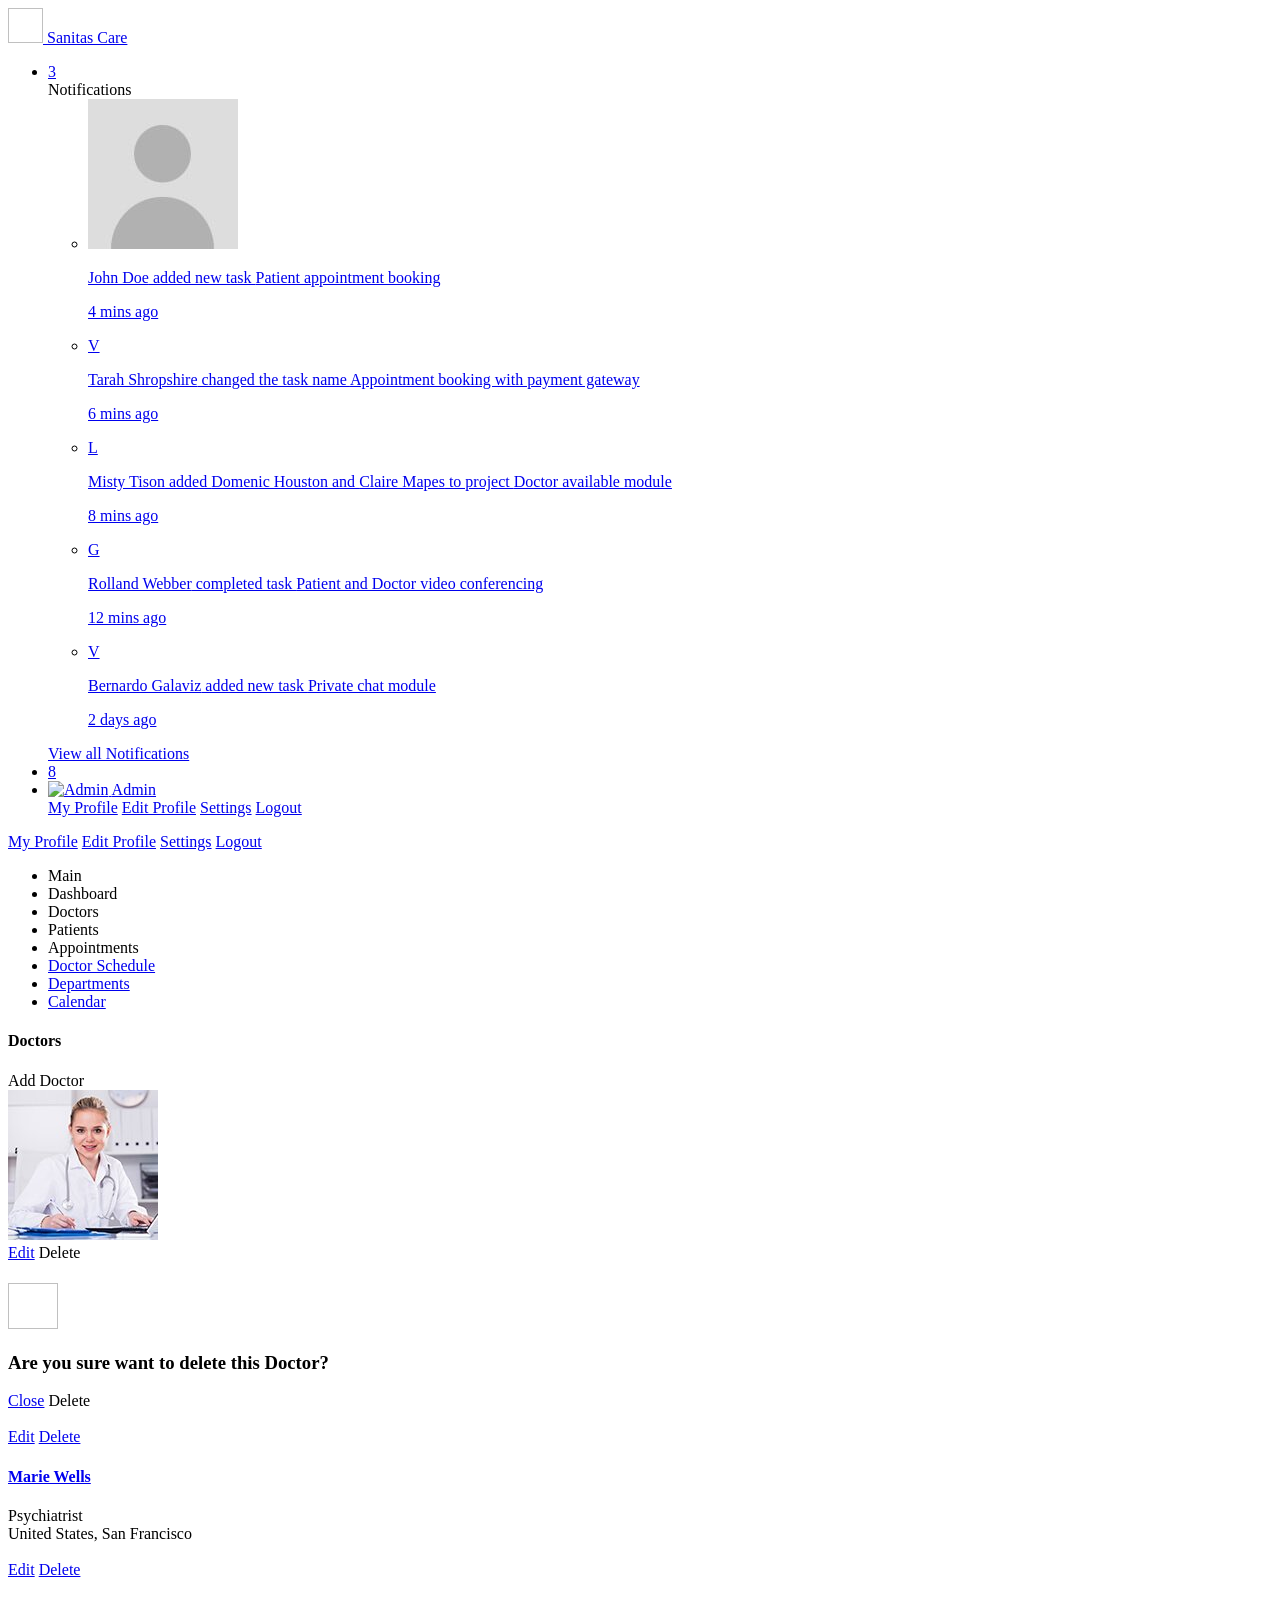
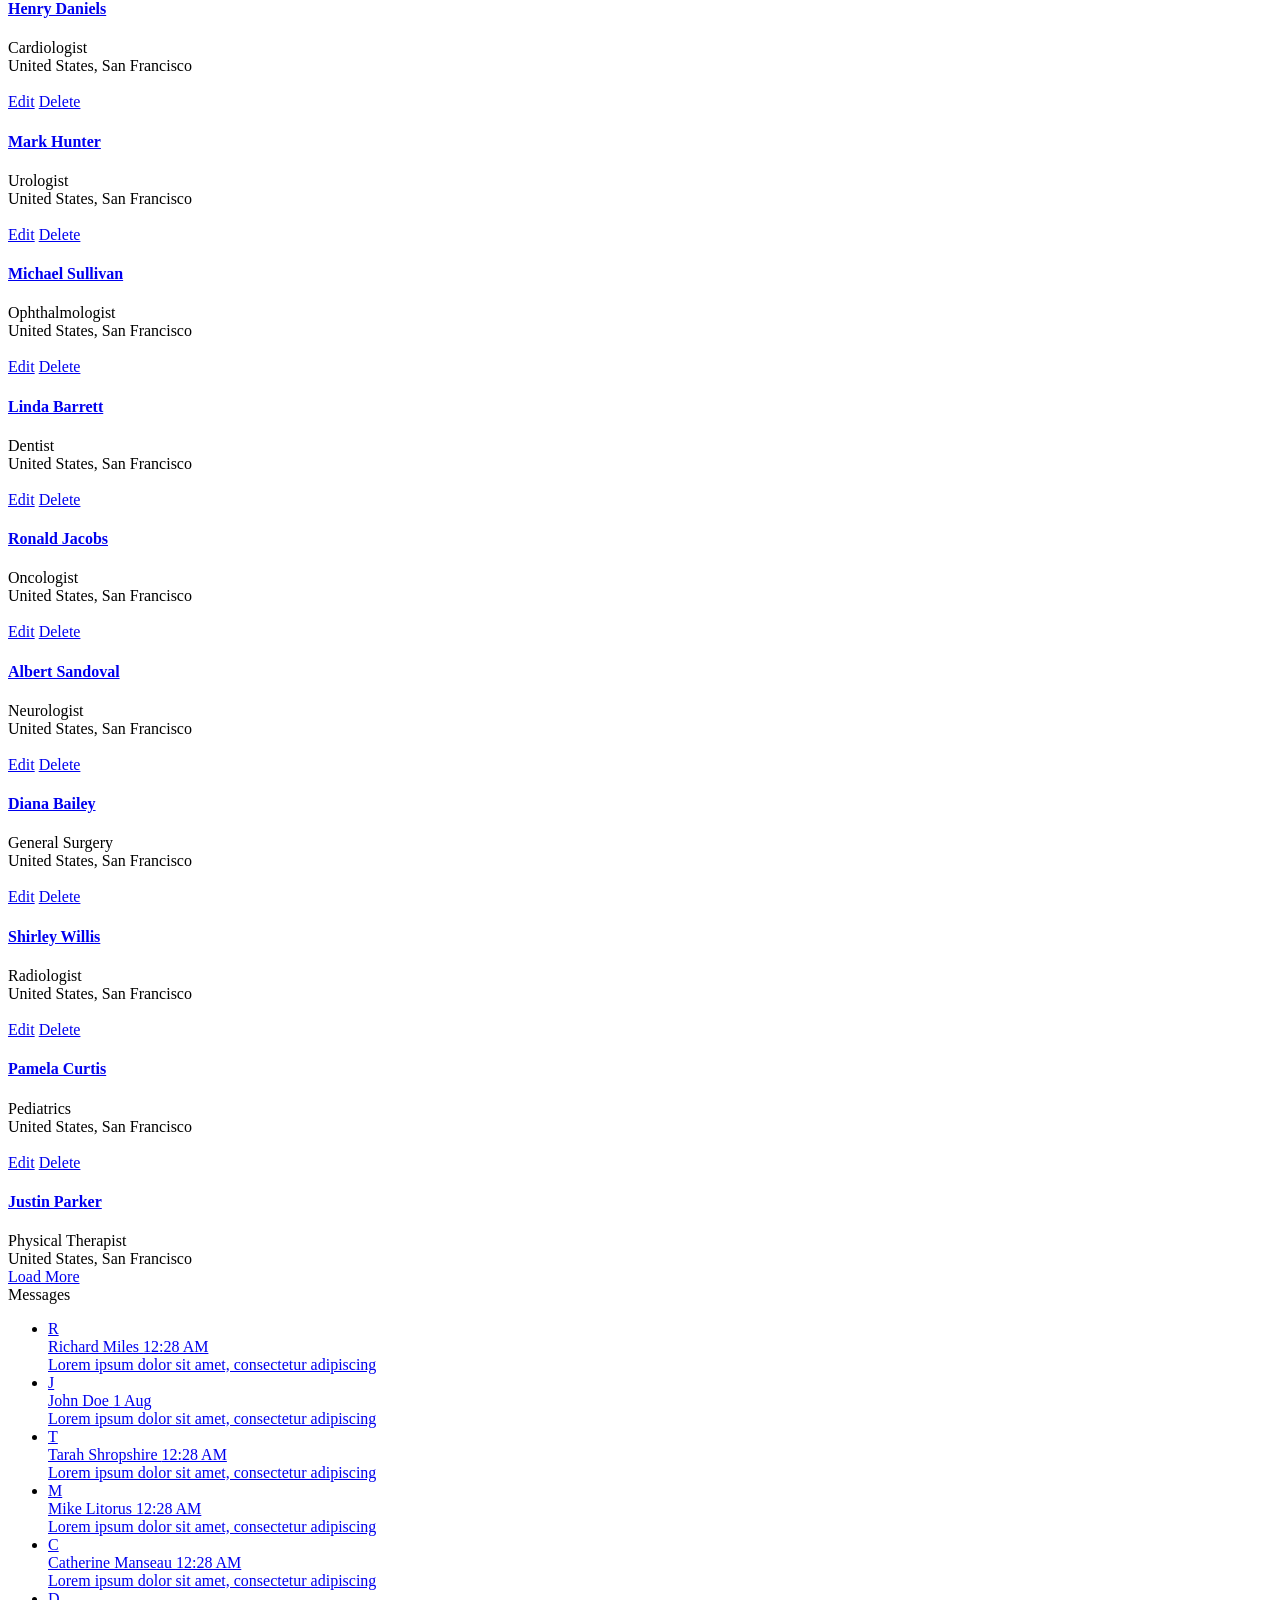
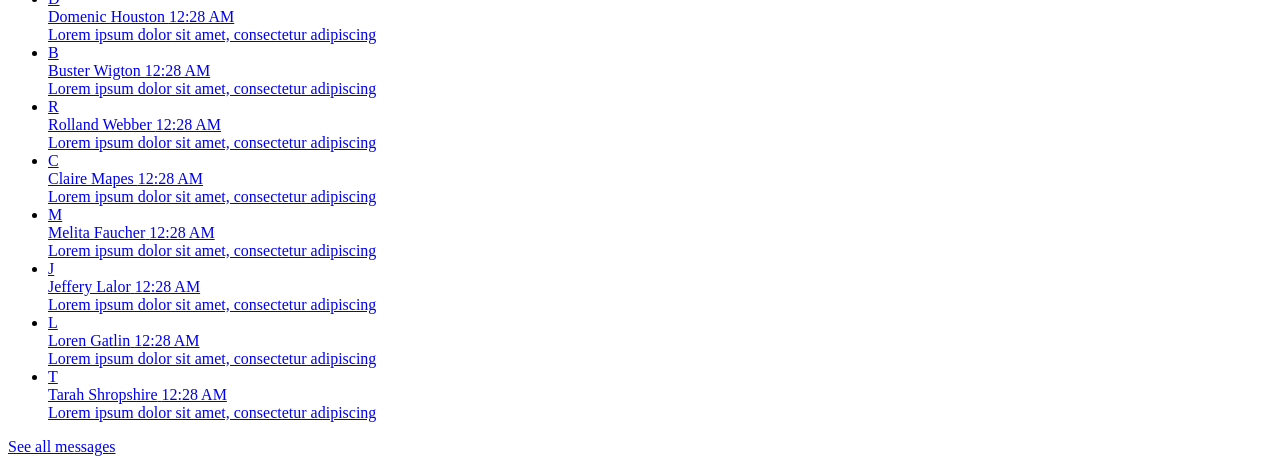
<file: src/main/resources/templates/doctors.html>
<!DOCTYPE html>
<html xmlns:th="http://www.thymeleaf.org">


<!-- doctors23:12-->
<head>
    <meta charset="utf-8">
    <meta name="viewport" content="width=device-width, initial-scale=1.0, user-scalable=0">
    <link rel="shortcut icon" type="image/x-icon" th:href="@{assets/img/logo.png}">
    <title>Sanitas Care</title>
    <link rel="stylesheet" type="text/css" th:href="@{assets/css/bootstrap.min.css}">
    <link rel="stylesheet" type="text/css" th:href="@{assets/css/font-awesome.min.css}">
    <link rel="stylesheet" type="text/css" th:href="@{assets/css/select2.min.css}">
    <link rel="stylesheet" type="text/css" th:href="@{assets/css/bootstrap-datetimepicker.min.css}">
    <link rel="stylesheet" type="text/css" th:href="@{assets/css/style.css}">
    <!--[if lt IE 9]>

	<![endif]-->
</head>

<script th:src="@{assets/js/html5shiv.min.js}"></script>
<script th:src="@{assets/js/respond.min.js}"></script>

<body>
    <div class="main-wrapper">
        <div class="header">
			<div class="header-left">
				<a href="index.html" class="logo">
					<img th:src="@{assets/img/logo.png}" width="35" height="35" alt=""> <span>Sanitas Care</span>
				</a>
			</div>
			<a id="toggle_btn" href="javascript:void(0);"><i class="fa fa-bars"></i></a>
            <a id="mobile_btn" class="mobile_btn float-left" href="#sidebar"><i class="fa fa-bars"></i></a>
            <ul class="nav user-menu float-right">
                <li class="nav-item dropdown d-none d-sm-block">
                    <a href="#" class="dropdown-toggle nav-link" data-toggle="dropdown"><i class="fa fa-bell-o"></i> <span class="badge badge-pill bg-danger float-right">3</span></a>
                    <div class="dropdown-menu notifications">
                        <div class="topnav-dropdown-header">
                            <span>Notifications</span>
                        </div>
                        <div class="drop-scroll">
                            <ul class="notification-list">
                                <li class="notification-message">
                                    <a href="activities.html">
                                        <div class="media">
											<span class="avatar">
												<img alt="John Doe" src="../static/assets/img/user.jpg" class="img-fluid">
											</span>
											<div class="media-body">
												<p class="noti-details"><span class="noti-title">John Doe</span> added new task <span class="noti-title">Patient appointment booking</span></p>
												<p class="noti-time"><span class="notification-time">4 mins ago</span></p>
											</div>
                                        </div>
                                    </a>
                                </li>
                                <li class="notification-message">
                                    <a href="activities.html">
                                        <div class="media">
											<span class="avatar">V</span>
											<div class="media-body">
												<p class="noti-details"><span class="noti-title">Tarah Shropshire</span> changed the task name <span class="noti-title">Appointment booking with payment gateway</span></p>
												<p class="noti-time"><span class="notification-time">6 mins ago</span></p>
											</div>
                                        </div>
                                    </a>
                                </li>
                                <li class="notification-message">
                                    <a href="activities.html">
                                        <div class="media">
											<span class="avatar">L</span>
											<div class="media-body">
												<p class="noti-details"><span class="noti-title">Misty Tison</span> added <span class="noti-title">Domenic Houston</span> and <span class="noti-title">Claire Mapes</span> to project <span class="noti-title">Doctor available module</span></p>
												<p class="noti-time"><span class="notification-time">8 mins ago</span></p>
											</div>
                                        </div>
                                    </a>
                                </li>
                                <li class="notification-message">
                                    <a href="activities.html">
                                        <div class="media">
											<span class="avatar">G</span>
											<div class="media-body">
												<p class="noti-details"><span class="noti-title">Rolland Webber</span> completed task <span class="noti-title">Patient and Doctor video conferencing</span></p>
												<p class="noti-time"><span class="notification-time">12 mins ago</span></p>
											</div>
                                        </div>
                                    </a>
                                </li>
                                <li class="notification-message">
                                    <a href="activities.html">
                                        <div class="media">
											<span class="avatar">V</span>
											<div class="media-body">
												<p class="noti-details"><span class="noti-title">Bernardo Galaviz</span> added new task <span class="noti-title">Private chat module</span></p>
												<p class="noti-time"><span class="notification-time">2 days ago</span></p>
											</div>
                                        </div>
                                    </a>
                                </li>
                            </ul>
                        </div>
                        <div class="topnav-dropdown-footer">
                            <a href="activities.html">View all Notifications</a>
                        </div>
                    </div>
                </li>
                <li class="nav-item dropdown d-none d-sm-block">
                    <a href="javascript:void(0);" id="open_msg_box" class="hasnotifications nav-link"><i class="fa fa-comment-o"></i> <span class="badge badge-pill bg-danger float-right">8</span></a>
                </li>
                <li class="nav-item dropdown has-arrow">
                    <a href="#" class="dropdown-toggle nav-link user-link" data-toggle="dropdown">
                        <span class="user-img"><img class="rounded-circle" th:src="@{assets/img/user.jpg}" width="40" alt="Admin">
							<span class="status online"></span></span>
                        <span>Admin</span>
                    </a>
					<div class="dropdown-menu">
						<a class="dropdown-item" href="profile.html">My Profile</a>
						<a class="dropdown-item" href="edit-profile.html">Edit Profile</a>
						<a class="dropdown-item" href="settings.html">Settings</a>
						<a class="dropdown-item" href="../Dashboard/login.html">Logout</a>
					</div>
                </li>
            </ul>
            <div class="dropdown mobile-user-menu float-right">
                <a href="#" class="nav-link dropdown-toggle" data-toggle="dropdown" aria-expanded="false"><i class="fa fa-ellipsis-v"></i></a>
                <div class="dropdown-menu dropdown-menu-right">
                    <a class="dropdown-item" href="profile.html">My Profile</a>
                    <a class="dropdown-item" href="edit-profile.html">Edit Profile</a>
                    <a class="dropdown-item" href="settings.html">Settings</a>
                    <a class="dropdown-item" href="../Dashboard/login.html">Logout</a>
                </div>
            </div>
        </div>
        <div class="sidebar" id="sidebar">
            <div class="sidebar-inner slimscroll">
                <div id="sidebar-menu" class="sidebar-menu">
                    <ul>
                        <li class="menu-title">Main</li>
                        <li>
                            <a th:href="@{/overall}"><i class="fa fa-dashboard"></i> <span>Dashboard</span></a>
                        </li>
                        <li>
                            <a th:href="@{/viewDoctors}"><i class="fa fa-user-md"></i> <span>Doctors</span></a>
                        </li>
                        <li class="active">
                            <a th:href="@{/viewPatients}"><i class="fa fa-wheelchair"></i> <span>Patients</span></a>
                        </li>
                        <li>
                            <a th:href="@{viewAppointment}"><i class="fa fa-calendar"></i> <span>Appointments</span></a>
                        </li>
                        <li>
                            <a href="schedule.html"><i class="fa fa-calendar-check-o"></i> <span>Doctor Schedule</span></a>
                        </li>
                        <li>
                            <a href="departments.html"><i class="fa fa-hospital-o"></i> <span>Departments</span></a>
                        </li>

                         <li>
                            <a href="calendar.html"><i class="fa fa-calendar"></i> <span>Calendar</span></a>
                        </li> 

                    </ul>
                </div>
            </div>
        </div>
        <div class="page-wrapper">
            <div class="content">
                <div class="row">
                    <div class="col-sm-4 col-3">
                        <h4 class="page-title">Doctors</h4>
                    </div>
                    <div class="col-sm-8 col-9 text-right m-b-20">
                        <a th:href="@{/addDoctor}" class="btn btn-primary btn-rounded float-right"><i class="fa fa-plus"></i> Add Doctor</a>
                    </div>
                </div>
				<div class="row doctor-grid">

                    <div th:if="${(allDoctors != null )}" th:each = "doctor: ${allDoctors}" class="col-md-4 col-sm-4  col-lg-3">
                        <div class="profile-widget">
                            <div class="doctor-img">
                                <a class="avatar" href="profile.html"><img alt="" src="../static/assets/img/doctor-thumb-03.jpg"></a>
                            </div>
                            <div class="dropdown profile-action">
                                <a href="#" class="action-icon dropdown-toggle" data-toggle="dropdown" aria-expanded="false"><i class="fa fa-ellipsis-v"></i></a>
                                <div class="dropdown-menu dropdown-menu-right">
                                    <a class="dropdown-item" href="edit-doctor.html"><i class="fa fa-pencil m-r-5"></i> Edit</a>
                                    <a class="dropdown-item" th:href="@{/deleteDoctor/{doctorId}(doctorId=${doctor.getDoctorId()})}" ><i class="fa fa-trash-o m-r-5"></i> Delete</a>
<!--                                    <a class="dropdown-item" href="#" data-toggle="modal" data-target="#delete_doctor"><i class="fa fa-trash-o m-r-5"></i> Delete</a>-->
                                </div>
                            </div>
                            <h4 class="doctor-name text-ellipsis"><a href="profile.html" th:text="${doctor.firstName + ' ' + doctor.lastName}"></a></h4>
                            <div class="doc-prof" th:text="${doctor.specialization}"></div>
                            <div class="user-country">
                                <i class="fa fa-map-marker"></i><span th:text="${doctor.address}"></span>
                            </div>
                        </div>

                        <div id="delete_doctor" class="modal fade delete-modal" role="dialog">
                            <div class="modal-dialog modal-dialog-centered">
                                <div class="modal-content">
                                    <div class="modal-body text-center">
                                        <img th:src="@{assets/img/sent.png}" alt="" width="50" height="46">
                                        <h3>Are you sure want to delete this Doctor?</h3>
                                        <div class="m-t-20"> <a href="#" class="btn btn-white" data-dismiss="modal">Close</a>
                                            <a th:href="@{/deleteDoctor/{doctorId}(doctorId=${doctor.getDoctorId()})}" class="btn btn-danger" >Delete</a>
<!--                                            <button  type="submit" class="btn btn-danger">Delete</button>-->
                                        </div>
                                    </div>
                                </div>
                            </div>
                        </div>

                    </div>


                    <div class="col-md-4 col-sm-4  col-lg-3">
                        <div class="profile-widget">
                            <div class="doctor-img">
                                <a class="avatar" href="profile.html"><img alt="" th:src="@{assets/img/doctor-thumb-07.jpg}"></a>
                            </div>
                            <div class="dropdown profile-action">
                                <a href="#" class="action-icon dropdown-toggle" data-toggle="dropdown" aria-expanded="false"><i class="fa fa-ellipsis-v"></i></a>
                                <div class="dropdown-menu dropdown-menu-right">
                                    <a class="dropdown-item" href="edit-doctor.html"><i class="fa fa-pencil m-r-5"></i> Edit</a>
                                    <a class="dropdown-item" href="#" data-toggle="modal" data-target="#delete_doctor"><i class="fa fa-trash-o m-r-5"></i> Delete</a>
                                </div>
                            </div>
                            <h4 class="doctor-name text-ellipsis"><a href="profile.html">Marie Wells</a></h4>
                            <div class="doc-prof">Psychiatrist</div>
                            <div class="user-country">
                                <i class="fa fa-map-marker"></i> United States, San Francisco
                            </div>
                        </div>
                    </div>
                    <div class="col-md-4 col-sm-4  col-lg-3">
                        <div class="profile-widget">
                            <div class="doctor-img">
                                <a class="avatar" href="profile.html"><img alt="" th:src="@{assets/img/doctor-thumb-04.jpg}"></a>
                            </div>
                            <div class="dropdown profile-action">
                                <a href="#" class="action-icon dropdown-toggle" data-toggle="dropdown" aria-expanded="false"><i class="fa fa-ellipsis-v"></i></a>
                                <div class="dropdown-menu dropdown-menu-right">
                                    <a class="dropdown-item" href="edit-doctor.html"><i class="fa fa-pencil m-r-5"></i> Edit</a>
                                    <a class="dropdown-item" href="#" data-toggle="modal" data-target="#delete_doctor"><i class="fa fa-trash-o m-r-5"></i> Delete</a>
                                </div>
                            </div>
                            <h4 class="doctor-name text-ellipsis"><a href="profile.html">Henry Daniels</a></h4>
                            <div class="doc-prof">Cardiologist</div>
                            <div class="user-country">
                                <i class="fa fa-map-marker"></i> United States, San Francisco
                            </div>
                        </div>
                    </div>
                    <div class="col-md-4 col-sm-4  col-lg-3">
                        <div class="profile-widget">
                            <div class="doctor-img">
                                <a class="avatar" href="profile.html"><img alt="" th:src="@{assets/img/doctor-thumb-11.jpg}"></a>
                            </div>
                            <div class="dropdown profile-action">
                                <a href="#" class="action-icon dropdown-toggle" data-toggle="dropdown" aria-expanded="false"><i class="fa fa-ellipsis-v"></i></a>
                                <div class="dropdown-menu dropdown-menu-right">
                                    <a class="dropdown-item" href="edit-doctor.html"><i class="fa fa-pencil m-r-5"></i> Edit</a>
                                    <a class="dropdown-item" href="#" data-toggle="modal" data-target="#delete_doctor"><i class="fa fa-trash-o m-r-5"></i> Delete</a>
                                </div>
                            </div>
                            <h4 class="doctor-name text-ellipsis"><a href="profile.html">Mark Hunter</a></h4>
                            <div class="doc-prof">Urologist</div>
                            <div class="user-country">
                                <i class="fa fa-map-marker"></i> United States, San Francisco
                            </div>
                        </div>
                    </div>
                    <div class="col-md-4 col-sm-4  col-lg-3">
                        <div class="profile-widget">
                            <div class="doctor-img">
                                <a class="avatar" href="#"><img alt="" th:src="@{assets/img/doctor-thumb-12.jpg}"></a>
                            </div>
                            <div class="dropdown profile-action">
                                <a href="#" class="action-icon dropdown-toggle" data-toggle="dropdown" aria-expanded="false"><i class="fa fa-ellipsis-v"></i></a>
                                <div class="dropdown-menu dropdown-menu-right">
                                    <a class="dropdown-item" href="edit-doctor.html"><i class="fa fa-pencil m-r-5"></i> Edit</a>
                                    <a class="dropdown-item" href="#" data-toggle="modal" data-target="#delete_doctor"><i class="fa fa-trash-o m-r-5"></i> Delete</a>
                                </div>
                            </div>
                            <h4 class="doctor-name text-ellipsis"><a href="profile.html">Michael Sullivan</a></h4>
                            <div class="doc-prof">Ophthalmologist</div>
                            <div class="user-country">
                                <i class="fa fa-map-marker"></i> United States, San Francisco
                            </div>
                        </div>
                    </div>
                    <div class="col-md-4 col-sm-4  col-lg-3">
                        <div class="profile-widget">
                            <div class="doctor-img">
                                <a class="avatar" href="profile.html"><img alt="" th:src="@{assets/img/doctor-thumb-02.jpg}"></a>
                            </div>
                            <div class="dropdown profile-action">
                                <a href="#" class="action-icon dropdown-toggle" data-toggle="dropdown" aria-expanded="false"><i class="fa fa-ellipsis-v"></i></a>
                                <div class="dropdown-menu dropdown-menu-right">
                                    <a class="dropdown-item" href="edit-doctor.html"><i class="fa fa-pencil m-r-5"></i> Edit</a>
                                    <a class="dropdown-item" href="#" data-toggle="modal" data-target="#delete_doctor"><i class="fa fa-trash-o m-r-5"></i> Delete</a>
                                </div>
                            </div>
                            <h4 class="doctor-name text-ellipsis"><a href="profile.html">Linda Barrett</a></h4>
                            <div class="doc-prof">Dentist</div>
                            <div class="user-country">
                                <i class="fa fa-map-marker"></i> United States, San Francisco
                            </div>
                        </div>
                    </div>
                    <div class="col-md-4 col-sm-4  col-lg-3">
                        <div class="profile-widget">
                            <div class="doctor-img">
                                <a class="avatar" href="profile.html"><img alt="" th:src="@{assets/img/doctor-thumb-09.jpg}"></a>
                            </div>
                            <div class="dropdown profile-action">
                                <a href="#" class="action-icon dropdown-toggle" data-toggle="dropdown" aria-expanded="false"><i class="fa fa-ellipsis-v"></i></a>
                                <div class="dropdown-menu dropdown-menu-right">
                                    <a class="dropdown-item" href="edit-doctor.html"><i class="fa fa-pencil m-r-5"></i> Edit</a>
                                    <a class="dropdown-item" href="#" data-toggle="modal" data-target="#delete_doctor"><i class="fa fa-trash-o m-r-5"></i> Delete</a>
                                </div>
                            </div>
                            <h4 class="doctor-name text-ellipsis"><a href="profile.html">Ronald Jacobs</a></h4>
                            <div class="doc-prof">Oncologist</div>
                            <div class="user-country">
                                <i class="fa fa-map-marker"></i> United States, San Francisco
                            </div>
                        </div>
                    </div>
                    <div class="col-md-4 col-sm-4  col-lg-3">
                        <div class="profile-widget">
                            <div class="doctor-img">
                                <a class="avatar" href="profile.html"><img alt="" th:src="@{assets/img/doctor-thumb-01.jpg}"></a>
                            </div>
                            <div class="dropdown profile-action">
                                <a href="#" class="action-icon dropdown-toggle" data-toggle="dropdown" aria-expanded="false"><i class="fa fa-ellipsis-v"></i></a>
                                <div class="dropdown-menu dropdown-menu-right">
                                    <a class="dropdown-item" href="edit-doctor.html"><i class="fa fa-pencil m-r-5"></i> Edit</a>
                                    <a class="dropdown-item" href="#" data-toggle="modal" data-target="#delete_doctor"><i class="fa fa-trash-o m-r-5"></i> Delete</a>
                                </div>
                            </div>
                            <h4 class="doctor-name text-ellipsis"><a href="profile.html">Albert Sandoval</a></h4>
                            <div class="doc-prof">Neurologist</div>
                            <div class="user-country">
                                <i class="fa fa-map-marker"></i> United States, San Francisco
                            </div>
                        </div>
                    </div>
                    <div class="col-md-4 col-sm-4  col-lg-3">
                        <div class="profile-widget">
                            <div class="doctor-img">
                                <a class="avatar" href="profile.html"><img alt="" th:src="@{assets/img/doctor-thumb-05.jpg}"></a>
                            </div>
                            <div class="dropdown profile-action">
                                <a href="#" class="action-icon dropdown-toggle" data-toggle="dropdown" aria-expanded="false"><i class="fa fa-ellipsis-v"></i></a>
                                <div class="dropdown-menu dropdown-menu-right">
                                    <a class="dropdown-item" href="edit-doctor.html"><i class="fa fa-pencil m-r-5"></i> Edit</a>
                                    <a class="dropdown-item" href="#" data-toggle="modal" data-target="#delete_doctor"><i class="fa fa-trash-o m-r-5"></i> Delete</a>
                                </div>
                            </div>
                            <h4 class="doctor-name text-ellipsis"><a href="profile.html">Diana Bailey</a></h4>
                            <div class="doc-prof">General Surgery</div>
                            <div class="user-country">
                                <i class="fa fa-map-marker"></i> United States, San Francisco
                            </div>
                        </div>
                    </div>
                    <div class="col-md-4 col-sm-4  col-lg-3">
                        <div class="profile-widget">
                            <div class="doctor-img">
                                <a class="avatar" href="profile.html"><img alt="" th:src="@{assets/img/doctor-thumb-10.jpg}"></a>
                            </div>
                            <div class="dropdown profile-action">
                                <a href="#" class="action-icon dropdown-toggle" data-toggle="dropdown" aria-expanded="false"><i class="fa fa-ellipsis-v"></i></a>
                                <div class="dropdown-menu dropdown-menu-right">
                                    <a class="dropdown-item" href="edit-doctor.html"><i class="fa fa-pencil m-r-5"></i> Edit</a>
                                    <a class="dropdown-item" href="#" data-toggle="modal" data-target="#delete_doctor"><i class="fa fa-trash-o m-r-5"></i> Delete</a>
                                </div>
                            </div>
                            <h4 class="doctor-name text-ellipsis"><a href="profile.html">Shirley Willis</a></h4>
                            <div class="doc-prof">Radiologist</div>
                            <div class="user-country">
                                <i class="fa fa-map-marker"></i> United States, San Francisco
                            </div>
                        </div>
                    </div>
                    <div class="col-md-4 col-sm-4  col-lg-3">
                        <div class="profile-widget">
                            <div class="doctor-img">
                                <a class="avatar" href="profile.html"><img alt="" th:src="@{assets/img/doctor-thumb-08.jpg}"></a>
                            </div>
                            <div class="dropdown profile-action">
                                <a href="#" class="action-icon dropdown-toggle" data-toggle="dropdown" aria-expanded="false"><i class="fa fa-ellipsis-v"></i></a>
                                <div class="dropdown-menu dropdown-menu-right">
                                    <a class="dropdown-item" href="edit-doctor.html"><i class="fa fa-pencil m-r-5"></i> Edit</a>
                                    <a class="dropdown-item" href="#" data-toggle="modal" data-target="#delete_doctor"><i class="fa fa-trash-o m-r-5"></i> Delete</a>
                                </div>
                            </div>
                            <h4 class="doctor-name text-ellipsis"><a href="profile.html">Pamela Curtis</a></h4>
                            <div class="doc-prof">Pediatrics</div>
                            <div class="user-country">
                                <i class="fa fa-map-marker"></i> United States, San Francisco
                            </div>
                        </div>
                    </div>
                    <div class="col-md-4 col-sm-4  col-lg-3">
                        <div class="profile-widget">
                            <div class="doctor-img">
                                <a class="avatar" href="profile.html"><img alt="" th:src="@{assets/img/doctor-thumb-06.jpg}"></a>
                            </div>
                            <div class="dropdown profile-action">
                                <a href="#" class="action-icon dropdown-toggle" data-toggle="dropdown" aria-expanded="false"><i class="fa fa-ellipsis-v"></i></a>
                                <div class="dropdown-menu dropdown-menu-right">
                                    <a class="dropdown-item" href="edit-doctor.html"><i class="fa fa-pencil m-r-5"></i> Edit</a>
                                    <a class="dropdown-item" href="#" data-toggle="modal" data-target="#delete_doctor"><i class="fa fa-trash-o m-r-5"></i> Delete</a>
                                </div>
                            </div>
                            <h4 class="doctor-name text-ellipsis"><a href="profile.html">Justin Parker</a></h4>
                            <div class="doc-prof">Physical Therapist</div>
                            <div class="user-country">
                                <i class="fa fa-map-marker"></i> United States, San Francisco
                            </div>
                        </div>
                    </div>
                </div>
				<div class="row">
                    <div class="col-sm-12">
                        <div class="see-all">
                            <a class="see-all-btn" href="javascript:void(0);">Load More</a>
                        </div>
                    </div>
                </div>
            </div>
            <div class="notification-box">
                <div class="msg-sidebar notifications msg-noti">
                    <div class="topnav-dropdown-header">
                        <span>Messages</span>
                    </div>
                    <div class="drop-scroll msg-list-scroll" id="msg_list">
                        <ul class="list-box">
                            <li>
                                <a href="chat.html">
                                    <div class="list-item">
                                        <div class="list-left">
                                            <span class="avatar">R</span>
                                        </div>
                                        <div class="list-body">
                                            <span class="message-author">Richard Miles </span>
                                            <span class="message-time">12:28 AM</span>
                                            <div class="clearfix"></div>
                                            <span class="message-content">Lorem ipsum dolor sit amet, consectetur adipiscing</span>
                                        </div>
                                    </div>
                                </a>
                            </li>
                            <li>
                                <a href="chat.html">
                                    <div class="list-item new-message">
                                        <div class="list-left">
                                            <span class="avatar">J</span>
                                        </div>
                                        <div class="list-body">
                                            <span class="message-author">John Doe</span>
                                            <span class="message-time">1 Aug</span>
                                            <div class="clearfix"></div>
                                            <span class="message-content">Lorem ipsum dolor sit amet, consectetur adipiscing</span>
                                        </div>
                                    </div>
                                </a>
                            </li>
                            <li>
                                <a href="chat.html">
                                    <div class="list-item">
                                        <div class="list-left">
                                            <span class="avatar">T</span>
                                        </div>
                                        <div class="list-body">
                                            <span class="message-author"> Tarah Shropshire </span>
                                            <span class="message-time">12:28 AM</span>
                                            <div class="clearfix"></div>
                                            <span class="message-content">Lorem ipsum dolor sit amet, consectetur adipiscing</span>
                                        </div>
                                    </div>
                                </a>
                            </li>
                            <li>
                                <a href="chat.html">
                                    <div class="list-item">
                                        <div class="list-left">
                                            <span class="avatar">M</span>
                                        </div>
                                        <div class="list-body">
                                            <span class="message-author">Mike Litorus</span>
                                            <span class="message-time">12:28 AM</span>
                                            <div class="clearfix"></div>
                                            <span class="message-content">Lorem ipsum dolor sit amet, consectetur adipiscing</span>
                                        </div>
                                    </div>
                                </a>
                            </li>
                            <li>
                                <a href="chat.html">
                                    <div class="list-item">
                                        <div class="list-left">
                                            <span class="avatar">C</span>
                                        </div>
                                        <div class="list-body">
                                            <span class="message-author"> Catherine Manseau </span>
                                            <span class="message-time">12:28 AM</span>
                                            <div class="clearfix"></div>
                                            <span class="message-content">Lorem ipsum dolor sit amet, consectetur adipiscing</span>
                                        </div>
                                    </div>
                                </a>
                            </li>
                            <li>
                                <a href="chat.html">
                                    <div class="list-item">
                                        <div class="list-left">
                                            <span class="avatar">D</span>
                                        </div>
                                        <div class="list-body">
                                            <span class="message-author"> Domenic Houston </span>
                                            <span class="message-time">12:28 AM</span>
                                            <div class="clearfix"></div>
                                            <span class="message-content">Lorem ipsum dolor sit amet, consectetur adipiscing</span>
                                        </div>
                                    </div>
                                </a>
                            </li>
                            <li>
                                <a href="chat.html">
                                    <div class="list-item">
                                        <div class="list-left">
                                            <span class="avatar">B</span>
                                        </div>
                                        <div class="list-body">
                                            <span class="message-author"> Buster Wigton </span>
                                            <span class="message-time">12:28 AM</span>
                                            <div class="clearfix"></div>
                                            <span class="message-content">Lorem ipsum dolor sit amet, consectetur adipiscing</span>
                                        </div>
                                    </div>
                                </a>
                            </li>
                            <li>
                                <a href="chat.html">
                                    <div class="list-item">
                                        <div class="list-left">
                                            <span class="avatar">R</span>
                                        </div>
                                        <div class="list-body">
                                            <span class="message-author"> Rolland Webber </span>
                                            <span class="message-time">12:28 AM</span>
                                            <div class="clearfix"></div>
                                            <span class="message-content">Lorem ipsum dolor sit amet, consectetur adipiscing</span>
                                        </div>
                                    </div>
                                </a>
                            </li>
                            <li>
                                <a href="chat.html">
                                    <div class="list-item">
                                        <div class="list-left">
                                            <span class="avatar">C</span>
                                        </div>
                                        <div class="list-body">
                                            <span class="message-author"> Claire Mapes </span>
                                            <span class="message-time">12:28 AM</span>
                                            <div class="clearfix"></div>
                                            <span class="message-content">Lorem ipsum dolor sit amet, consectetur adipiscing</span>
                                        </div>
                                    </div>
                                </a>
                            </li>
                            <li>
                                <a href="chat.html">
                                    <div class="list-item">
                                        <div class="list-left">
                                            <span class="avatar">M</span>
                                        </div>
                                        <div class="list-body">
                                            <span class="message-author">Melita Faucher</span>
                                            <span class="message-time">12:28 AM</span>
                                            <div class="clearfix"></div>
                                            <span class="message-content">Lorem ipsum dolor sit amet, consectetur adipiscing</span>
                                        </div>
                                    </div>
                                </a>
                            </li>
                            <li>
                                <a href="chat.html">
                                    <div class="list-item">
                                        <div class="list-left">
                                            <span class="avatar">J</span>
                                        </div>
                                        <div class="list-body">
                                            <span class="message-author">Jeffery Lalor</span>
                                            <span class="message-time">12:28 AM</span>
                                            <div class="clearfix"></div>
                                            <span class="message-content">Lorem ipsum dolor sit amet, consectetur adipiscing</span>
                                        </div>
                                    </div>
                                </a>
                            </li>
                            <li>
                                <a href="chat.html">
                                    <div class="list-item">
                                        <div class="list-left">
                                            <span class="avatar">L</span>
                                        </div>
                                        <div class="list-body">
                                            <span class="message-author">Loren Gatlin</span>
                                            <span class="message-time">12:28 AM</span>
                                            <div class="clearfix"></div>
                                            <span class="message-content">Lorem ipsum dolor sit amet, consectetur adipiscing</span>
                                        </div>
                                    </div>
                                </a>
                            </li>
                            <li>
                                <a href="chat.html">
                                    <div class="list-item">
                                        <div class="list-left">
                                            <span class="avatar">T</span>
                                        </div>
                                        <div class="list-body">
                                            <span class="message-author">Tarah Shropshire</span>
                                            <span class="message-time">12:28 AM</span>
                                            <div class="clearfix"></div>
                                            <span class="message-content">Lorem ipsum dolor sit amet, consectetur adipiscing</span>
                                        </div>
                                    </div>
                                </a>
                            </li>
                        </ul>
                    </div>
                    <div class="topnav-dropdown-footer">
                        <a href="chat.html">See all messages</a>
                    </div>
                </div>
            </div>
        </div>
<!--		<div id="delete_doctor" class="modal fade delete-modal" role="dialog">-->
<!--			<div class="modal-dialog modal-dialog-centered">-->
<!--				<div class="modal-content">-->
<!--					<div class="modal-body text-center">-->
<!--						<img th:src="@{assets/img/sent.png}" alt="" width="50" height="46">-->
<!--						<h3>Are you sure want to delete this Doctor?</h3>-->
<!--						<div class="m-t-20"> <a href="#" class="btn btn-white" data-dismiss="modal">Close</a>-->
<!--							<button type="submit" class="btn btn-danger">Delete</button>-->
<!--						</div>-->
<!--					</div>-->
<!--				</div>-->
<!--			</div>-->
<!--		</div>-->
    </div>
    <div class="sidebar-overlay" data-reff=""></div>
    <script th:src="@{assets/js/jquery-3.2.1.min.js}"></script>
	<script th:src="@{assets/js/popper.min.js}"></script>
    <script th:src="@{assets/js/bootstrap.min.js}"></script>
    <script th:src="@{assets/js/jquery.slimscroll.js}"></script>
    <script th:src="@{assets/js/select2.min.js}"></script>
    <script th:src="@{assets/js/moment.min.js}"></script>
    <script th:src="@{assets/js/bootstrap-datetimepicker.min.js}"></script>
    <script th:src="@{assets/js/app.js}"></script>
</body>


<!-- doctors23:17-->
</html>
</file>
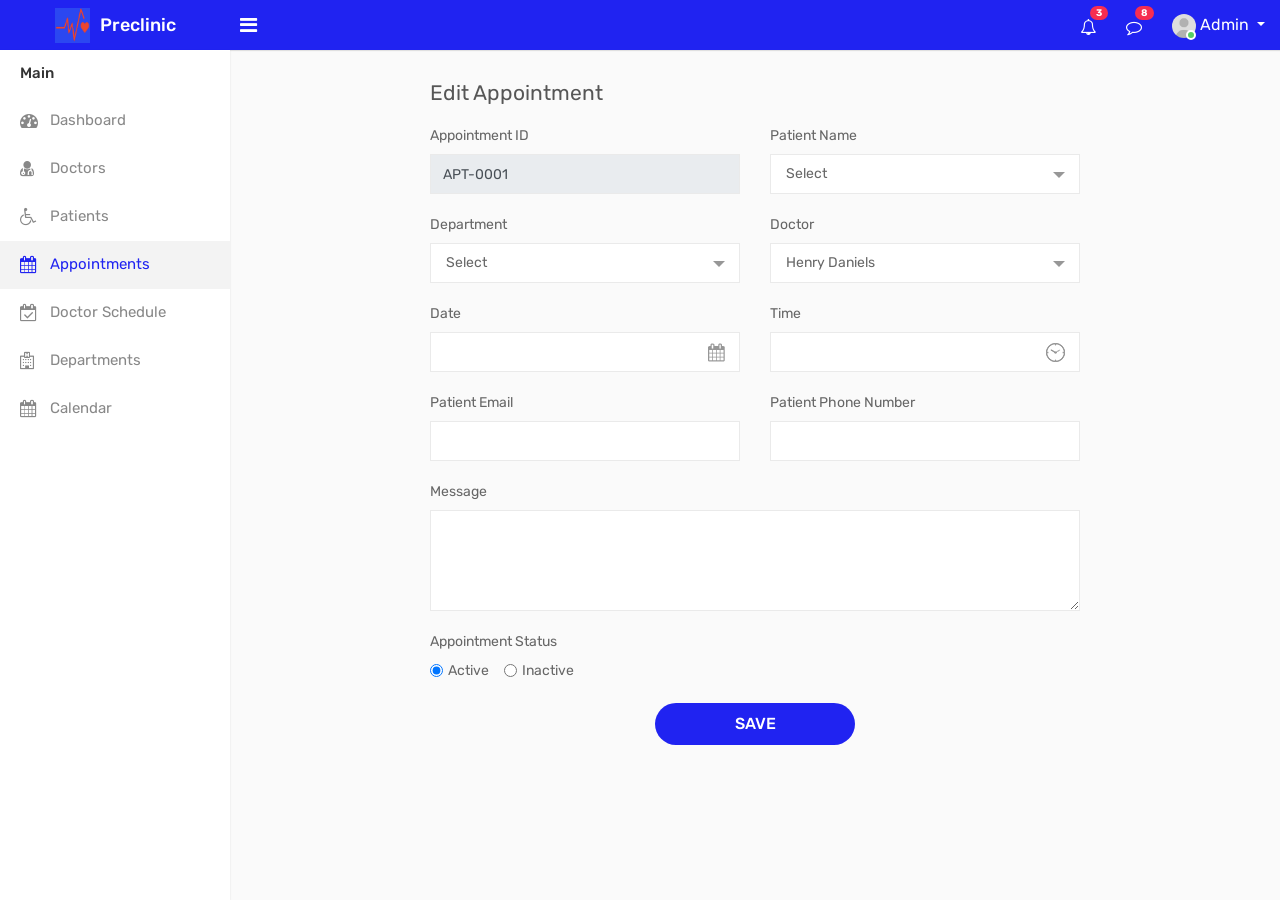
<file: src/main/resources/templates/edit-appointment.html>
<!DOCTYPE html>
<html lang="en">


<!-- edit-appointment24:07-->
<head>
    <meta charset="utf-8">
    <meta name="viewport" content="width=device-width, initial-scale=1.0, user-scalable=0">
    <link rel="shortcut icon" type="image/x-icon" href="../static/assets/img/favicon.ico">
    <title>Preclinic - Medical & Hospital - Bootstrap 4 Admin Template</title>
    <link rel="stylesheet" type="text/css" href="../static/assets/css/bootstrap.min.css">
    <link rel="stylesheet" type="text/css" href="../static/assets/css/font-awesome.min.css">
    <link rel="stylesheet" type="text/css" href="../static/assets/css/select2.min.css">
    <link rel="stylesheet" type="text/css" href="../static/assets/css/bootstrap-datetimepicker.min.css">
    <link rel="stylesheet" type="text/css" href="../static/assets/css/style.css">
    <!--[if lt IE 9]>
		<script src="assets/js/html5shiv.min.js"></script>
		<script src="assets/js/respond.min.js"></script>
	<![endif]-->
</head>

<body>
    <div class="main-wrapper">
        <div class="header">
			<div class="header-left">
				<a href="index.html" class="logo">
					<img src="../static/assets/img/logo.png" width="35" height="35" alt=""> <span>Preclinic</span>
				</a>
			</div>
			<a id="toggle_btn" href="javascript:void(0);"><i class="fa fa-bars"></i></a>
            <a id="mobile_btn" class="mobile_btn float-left" href="#sidebar"><i class="fa fa-bars"></i></a>
            <ul class="nav user-menu float-right">
                <li class="nav-item dropdown d-none d-sm-block">
                    <a href="#" class="dropdown-toggle nav-link" data-toggle="dropdown"><i class="fa fa-bell-o"></i> <span class="badge badge-pill bg-danger float-right">3</span></a>
                    <div class="dropdown-menu notifications">
                        <div class="topnav-dropdown-header">
                            <span>Notifications</span>
                        </div>
                        <div class="drop-scroll">
                            <ul class="notification-list">
                                <li class="notification-message">
                                    <a href="activities.html">
                                        <div class="media">
											<span class="avatar">
												<img alt="John Doe" src="../static/assets/img/user.jpg" class="img-fluid rounded-circle">
											</span>
											<div class="media-body">
												<p class="noti-details"><span class="noti-title">John Doe</span> added new task <span class="noti-title">Patient appointment booking</span></p>
												<p class="noti-time"><span class="notification-time">4 mins ago</span></p>
											</div>
                                        </div>
                                    </a>
                                </li>
                                <li class="notification-message">
                                    <a href="activities.html">
                                        <div class="media">
											<span class="avatar">V</span>
											<div class="media-body">
												<p class="noti-details"><span class="noti-title">Tarah Shropshire</span> changed the task name <span class="noti-title">Appointment booking with payment gateway</span></p>
												<p class="noti-time"><span class="notification-time">6 mins ago</span></p>
											</div>
                                        </div>
                                    </a>
                                </li>
                                <li class="notification-message">
                                    <a href="activities.html">
                                        <div class="media">
											<span class="avatar">L</span>
											<div class="media-body">
												<p class="noti-details"><span class="noti-title">Misty Tison</span> added <span class="noti-title">Domenic Houston</span> and <span class="noti-title">Claire Mapes</span> to project <span class="noti-title">Doctor available module</span></p>
												<p class="noti-time"><span class="notification-time">8 mins ago</span></p>
											</div>
                                        </div>
                                    </a>
                                </li>
                                <li class="notification-message">
                                    <a href="activities.html">
                                        <div class="media">
											<span class="avatar">G</span>
											<div class="media-body">
												<p class="noti-details"><span class="noti-title">Rolland Webber</span> completed task <span class="noti-title">Patient and Doctor video conferencing</span></p>
												<p class="noti-time"><span class="notification-time">12 mins ago</span></p>
											</div>
                                        </div>
                                    </a>
                                </li>
                                <li class="notification-message">
                                    <a href="activities.html">
                                        <div class="media">
											<span class="avatar">V</span>
											<div class="media-body">
												<p class="noti-details"><span class="noti-title">Bernardo Galaviz</span> added new task <span class="noti-title">Private chat module</span></p>
												<p class="noti-time"><span class="notification-time">2 days ago</span></p>
											</div>
                                        </div>
                                    </a>
                                </li>
                            </ul>
                        </div>
                        <div class="topnav-dropdown-footer">
                            <a href="activities.html">View all Notifications</a>
                        </div>
                    </div>
                </li>
                <li class="nav-item dropdown d-none d-sm-block">
                    <a href="javascript:void(0);" id="open_msg_box" class="hasnotifications nav-link"><i class="fa fa-comment-o"></i> <span class="badge badge-pill bg-danger float-right">8</span></a>
                </li>
                <li class="nav-item dropdown has-arrow">
                    <a href="#" class="dropdown-toggle nav-link user-link" data-toggle="dropdown">
                        <span class="user-img"><img class="rounded-circle" src="../static/assets/img/user.jpg" width="40" alt="Admin">
							<span class="status online"></span></span>
                        <span>Admin</span>
                    </a>
					<div class="dropdown-menu">
						<a class="dropdown-item" href="profile.html">My Profile</a>
						<a class="dropdown-item" href="edit-profile.html">Edit Profile</a>
						<a class="dropdown-item" href="settings.html">Settings</a>
						<a class="dropdown-item" href="../Dashboard/login.html">Logout</a>
					</div>
                </li>
            </ul>
            <div class="dropdown mobile-user-menu float-right">
                <a href="#" class="nav-link dropdown-toggle" data-toggle="dropdown" aria-expanded="false"><i class="fa fa-ellipsis-v"></i></a>
                <div class="dropdown-menu dropdown-menu-right">
                    <a class="dropdown-item" href="profile.html">My Profile</a>
                    <a class="dropdown-item" href="edit-profile.html">Edit Profile</a>
                    <a class="dropdown-item" href="settings.html">Settings</a>
                    <a class="dropdown-item" href="../Dashboard/login.html">Logout</a>
                </div>
            </div>
        </div>
        <div class="sidebar" id="sidebar">
            <div class="sidebar-inner slimscroll">
                <div id="sidebar-menu" class="sidebar-menu">
                    <ul>
                        <li class="menu-title">Main</li>
                        <li>
                            <a href="index.html"><i class="fa fa-dashboard"></i> <span>Dashboard</span></a>
                        </li>
						<li>
                            <a href="doctors.html"><i class="fa fa-user-md"></i> <span>Doctors</span></a>
                        </li>
                        <li>
                            <a href="patients.html"><i class="fa fa-wheelchair"></i> <span>Patients</span></a>
                        </li>
                        <li class="active">
                            <a href="appointments.html"><i class="fa fa-calendar"></i> <span>Appointments</span></a>
                        </li>
                        <li>
                            <a href="schedule.html"><i class="fa fa-calendar-check-o"></i> <span>Doctor Schedule</span></a>
                        </li>
                        <li>
                            <a href="departments.html"><i class="fa fa-hospital-o"></i> <span>Departments</span></a>
                        </li>
						<!-- <li class="submenu">
							<a href="#"><i class="fa fa-user"></i> <span> Employees </span> <span class="menu-arrow"></span></a>
							<ul style="display: none;">
								<li><a href="employees.html">Employees List</a></li>
								<li><a href="leaves.html">Leaves</a></li>
								<li><a href="holidays.html">Holidays</a></li>
								<li><a href="attendance.html">Attendance</a></li>
							</ul>
						</li>
						<li class="submenu">
							<a href="#"><i class="fa fa-money"></i> <span> Accounts </span> <span class="menu-arrow"></span></a>
							<ul style="display: none;">
								<li><a href="invoices.html">Invoices</a></li>
								<li><a href="payments.html">Payments</a></li>
								<li><a href="expenses.html">Expenses</a></li>
								<li><a href="taxes.html">Taxes</a></li>
								<li><a href="provident-fund.html">Provident Fund</a></li>
							</ul>
						</li>
						<li class="submenu">
							<a href="#"><i class="fa fa-book"></i> <span> Payroll </span> <span class="menu-arrow"></span></a>
							<ul style="display: none;">
								<li><a href="salary.html"> Employee Salary </a></li>
								<li><a href="salary-view.html"> Payslip </a></li>
							</ul>
						</li>
                        <li>
                            <a href="chat.html"><i class="fa fa-comments"></i> <span>Chat</span> <span class="badge badge-pill bg-primary float-right">5</span></a>
                        </li>
                        <li class="submenu">
                            <a href="#"><i class="fa fa-video-camera camera"></i> <span> Calls</span> <span class="menu-arrow"></span></a>
                            <ul style="display: none;">
                                <li><a href="voice-call.html">Voice Call</a></li>
                                <li><a href="video-call.html">Video Call</a></li>
                                <li><a href="incoming-call.html">Incoming Call</a></li>
                            </ul>
                        </li>
                        <li class="submenu">
                            <a href="#"><i class="fa fa-envelope"></i> <span> Email</span> <span class="menu-arrow"></span></a>
                            <ul style="display: none;">
                                <li><a href="compose.html">Compose Mail</a></li>
                                <li><a href="inbox.html">Inbox</a></li>
                                <li><a href="mail-view.html">Mail View</a></li>
                            </ul>
                        </li>
                        <li class="submenu">
                            <a href="#"><i class="fa fa-commenting-o"></i> <span> Blog</span> <span class="menu-arrow"></span></a>
                            <ul style="display: none;">
                                <li><a href="blog.html">Blog</a></li>
                                <li><a href="blog-details.html">Blog View</a></li>
                                <li><a href="add-blog.html">Add Blog</a></li>
                                <li><a href="edit-blog.html">Edit Blog</a></li>
                            </ul>
                        </li>
						<li>
							<a href="assets.html"><i class="fa fa-cube"></i> <span>Assets</span></a>
						</li>
						<li>
							<a href="activities.html"><i class="fa fa-bell-o"></i> <span>Activities</span></a>
						</li>
						<li class="submenu">
							<a href="#"><i class="fa fa-flag-o"></i> <span> Reports </span> <span class="menu-arrow"></span></a>
							<ul style="display: none;">
								<li><a href="expense-reports.html"> Expense Report </a></li>
								<li><a href="invoice-reports.html"> Invoice Report </a></li>
							</ul>
						</li>
                        <li>
                            <a href="settings.html"><i class="fa fa-cog"></i> <span>Settings</span></a>
                        </li>
                        <li class="menu-title">UI Elements</li>
                        <li class="submenu">
                            <a href="#"><i class="fa fa-laptop"></i> <span> Components</span> <span class="menu-arrow"></span></a>
                            <ul style="display: none;">
                                <li><a href="uikit.html">UI Kit</a></li>
                                <li><a href="typography.html">Typography</a></li>
                                <li><a href="tabs.html">Tabs</a></li>
                            </ul>
                        </li>
                        <li class="submenu">
                            <a href="#"><i class="fa fa-edit"></i> <span> Forms</span> <span class="menu-arrow"></span></a>
                            <ul style="display: none;">
                                <li><a href="form-basic-inputs.html">Basic Inputs</a></li>
                                <li><a href="form-input-groups.html">Input Groups</a></li>
                                <li><a href="form-horizontal.html">Horizontal Form</a></li>
                                <li><a href="form-vertical.html">Vertical Form</a></li>
                            </ul>
                        </li>
                        <li class="submenu">
                            <a href="#"><i class="fa fa-table"></i> <span> Tables</span> <span class="menu-arrow"></span></a>
                            <ul style="display: none;">
                                <li><a href="tables-basic.html">Basic Tables</a></li>
                                <li><a href="tables-datatables.html">Data Table</a></li>
                            </ul>
                        </li> -->
                        <li>
                            <a href="calendar.html"><i class="fa fa-calendar"></i> <span>Calendar</span></a>
                        </li>
                        <!-- <li class="menu-title">Extras</li>
                        <li class="submenu">
                            <a href="#"><i class="fa fa-columns"></i> <span>Pages</span> <span class="menu-arrow"></span></a>
                            <ul style="display: none;">
                                <li><a href="login.html"> Login </a></li>
                                <li><a href="register.html"> Register </a></li>
                                <li><a href="forgot-password.html"> Forgot Password </a></li>
                                <li><a href="change-password2.html"> Change Password </a></li>
                                <li><a href="lock-screen.html"> Lock Screen </a></li>
                                <li><a href="profile.html"> Profile </a></li>
                                <li><a href="gallery.html"> Gallery </a></li>
                                <li><a href="error-404.html">404 Error </a></li>
                                <li><a href="error-500.html">500 Error </a></li>
                                <li><a href="blank-page.html"> Blank Page </a></li>
                            </ul>
                        </li>
                        <li class="submenu">
                            <a href="javascript:void(0);"><i class="fa fa-share-alt"></i> <span>Multi Level</span> <span class="menu-arrow"></span></a>
                            <ul style="display: none;">
                                <li class="submenu">
                                    <a href="javascript:void(0);"><span>Level 1</span> <span class="menu-arrow"></span></a>
                                    <ul style="display: none;">
                                        <li><a href="javascript:void(0);"><span>Level 2</span></a></li>
                                        <li class="submenu">
                                            <a href="javascript:void(0);"> <span> Level 2</span> <span class="menu-arrow"></span></a>
                                            <ul style="display: none;">
                                                <li><a href="javascript:void(0);">Level 3</a></li>
                                                <li><a href="javascript:void(0);">Level 3</a></li>
                                            </ul>
                                        </li>
                                        <li><a href="javascript:void(0);"><span>Level 2</span></a></li>
                                    </ul>
                                </li>
                                <li>
                                    <a href="javascript:void(0);"><span>Level 1</span></a>
                                </li>
                            </ul>
                        </li> -->
                    </ul>
                </div>
            </div>
        </div>
        <div class="page-wrapper">
            <div class="content">
                <div class="row">
                    <div class="col-lg-8 offset-lg-2">
                        <h4 class="page-title">Edit Appointment</h4>
                    </div>
                </div>
                <div class="row">
                    <div class="col-lg-8 offset-lg-2">
                        <form>
                            <div class="row">
                                <div class="col-md-6">
                                    <div class="form-group">
										<label>Appointment ID</label>
										<input class="form-control" type="text" value="APT-0001" readonly="">
									</div>
                                </div>
                                <div class="col-md-6">
									<div class="form-group">
										<label>Patient Name</label>
										<select class="select">
											<option>Select</option>
											<option>Jennifer Robinson</option>
											<option class="selected">Terry Baker</option>
										</select>
									</div>
                                </div>
                            </div>
                            <div class="row">
                                <div class="col-md-6">
                                    <div class="form-group">
                                        <label>Department</label>
                                        <select class="select">
                                            <option>Select</option>
                                            <option>Dentists</option>
                                            <option>Neurology</option>
                                            <option>Opthalmology</option>
                                            <option>Orthopedics</option>
                                            <option>Cancer Department</option>
                                            <option>ENT Department</option>
                                        </select>
                                    </div>
                                </div>
                                <div class="col-md-6">
                                    <div class="form-group">
                                        <label>Doctor</label>
                                        <select class="select">
											<option>Select</option>
											<option>Cristina Groves</option>
											<option>Marie Wells</option>
											<option selected>Henry Daniels</option>
                                        </select>
                                    </div>
                                </div>
                            </div>
                            <div class="row">
                                <div class="col-md-6">
                                    <div class="form-group">
                                        <label>Date</label>
                                        <div class="cal-icon">
                                            <input type="text" class="form-control datetimepicker">
                                        </div>
                                    </div>
                                </div>
                                <div class="col-md-6">
                                    <div class="form-group">
                                        <label>Time</label>
                                        <div class="time-icon">
                                            <input type="text" class="form-control" id="datetimepicker3">
                                        </div>
                                    </div>
                                </div>
                            </div>
                            <div class="row">
                                <div class="col-md-6">
                                    <div class="form-group">
                                        <label>Patient Email</label>
                                        <input class="form-control" type="email">
                                    </div>
                                </div>
                                <div class="col-md-6">
                                    <div class="form-group">
                                        <label>Patient Phone Number</label>
                                        <input class="form-control" type="text">
                                    </div>
                                </div>
                            </div>
                            <div class="form-group">
                                <label>Message</label>
                                <textarea cols="30" rows="4" class="form-control"></textarea>
                            </div>
                            <div class="form-group">
                                <label class="display-block">Appointment Status</label>
								<div class="form-check form-check-inline">
									<input class="form-check-input" type="radio" name="status" id="product_active" value="option1" checked>
									<label class="form-check-label" for="product_active">
									Active
									</label>
								</div>
								<div class="form-check form-check-inline">
									<input class="form-check-input" type="radio" name="status" id="product_inactive" value="option2">
									<label class="form-check-label" for="product_inactive">
									Inactive
									</label>
								</div>
                            </div>
                            <div class="m-t-20 text-center">
                                <button class="btn btn-primary submit-btn">Save</button>
                            </div>
                        </form>
                    </div>
                </div>
            </div>
			<div class="notification-box">
                <div class="msg-sidebar notifications msg-noti">
                    <div class="topnav-dropdown-header">
                        <span>Messages</span>
                    </div>
                    <div class="drop-scroll msg-list-scroll" id="msg_list">
                        <ul class="list-box">
                            <li>
                                <a href="chat.html">
                                    <div class="list-item">
                                        <div class="list-left">
                                            <span class="avatar">R</span>
                                        </div>
                                        <div class="list-body">
                                            <span class="message-author">Richard Miles </span>
                                            <span class="message-time">12:28 AM</span>
                                            <div class="clearfix"></div>
                                            <span class="message-content">Lorem ipsum dolor sit amet, consectetur adipiscing</span>
                                        </div>
                                    </div>
                                </a>
                            </li>
                            <li>
                                <a href="chat.html">
                                    <div class="list-item new-message">
                                        <div class="list-left">
                                            <span class="avatar">J</span>
                                        </div>
                                        <div class="list-body">
                                            <span class="message-author">John Doe</span>
                                            <span class="message-time">1 Aug</span>
                                            <div class="clearfix"></div>
                                            <span class="message-content">Lorem ipsum dolor sit amet, consectetur adipiscing</span>
                                        </div>
                                    </div>
                                </a>
                            </li>
                            <li>
                                <a href="chat.html">
                                    <div class="list-item">
                                        <div class="list-left">
                                            <span class="avatar">T</span>
                                        </div>
                                        <div class="list-body">
                                            <span class="message-author"> Tarah Shropshire </span>
                                            <span class="message-time">12:28 AM</span>
                                            <div class="clearfix"></div>
                                            <span class="message-content">Lorem ipsum dolor sit amet, consectetur adipiscing</span>
                                        </div>
                                    </div>
                                </a>
                            </li>
                            <li>
                                <a href="chat.html">
                                    <div class="list-item">
                                        <div class="list-left">
                                            <span class="avatar">M</span>
                                        </div>
                                        <div class="list-body">
                                            <span class="message-author">Mike Litorus</span>
                                            <span class="message-time">12:28 AM</span>
                                            <div class="clearfix"></div>
                                            <span class="message-content">Lorem ipsum dolor sit amet, consectetur adipiscing</span>
                                        </div>
                                    </div>
                                </a>
                            </li>
                            <li>
                                <a href="chat.html">
                                    <div class="list-item">
                                        <div class="list-left">
                                            <span class="avatar">C</span>
                                        </div>
                                        <div class="list-body">
                                            <span class="message-author"> Catherine Manseau </span>
                                            <span class="message-time">12:28 AM</span>
                                            <div class="clearfix"></div>
                                            <span class="message-content">Lorem ipsum dolor sit amet, consectetur adipiscing</span>
                                        </div>
                                    </div>
                                </a>
                            </li>
                            <li>
                                <a href="chat.html">
                                    <div class="list-item">
                                        <div class="list-left">
                                            <span class="avatar">D</span>
                                        </div>
                                        <div class="list-body">
                                            <span class="message-author"> Domenic Houston </span>
                                            <span class="message-time">12:28 AM</span>
                                            <div class="clearfix"></div>
                                            <span class="message-content">Lorem ipsum dolor sit amet, consectetur adipiscing</span>
                                        </div>
                                    </div>
                                </a>
                            </li>
                            <li>
                                <a href="chat.html">
                                    <div class="list-item">
                                        <div class="list-left">
                                            <span class="avatar">B</span>
                                        </div>
                                        <div class="list-body">
                                            <span class="message-author"> Buster Wigton </span>
                                            <span class="message-time">12:28 AM</span>
                                            <div class="clearfix"></div>
                                            <span class="message-content">Lorem ipsum dolor sit amet, consectetur adipiscing</span>
                                        </div>
                                    </div>
                                </a>
                            </li>
                            <li>
                                <a href="chat.html">
                                    <div class="list-item">
                                        <div class="list-left">
                                            <span class="avatar">R</span>
                                        </div>
                                        <div class="list-body">
                                            <span class="message-author"> Rolland Webber </span>
                                            <span class="message-time">12:28 AM</span>
                                            <div class="clearfix"></div>
                                            <span class="message-content">Lorem ipsum dolor sit amet, consectetur adipiscing</span>
                                        </div>
                                    </div>
                                </a>
                            </li>
                            <li>
                                <a href="chat.html">
                                    <div class="list-item">
                                        <div class="list-left">
                                            <span class="avatar">C</span>
                                        </div>
                                        <div class="list-body">
                                            <span class="message-author"> Claire Mapes </span>
                                            <span class="message-time">12:28 AM</span>
                                            <div class="clearfix"></div>
                                            <span class="message-content">Lorem ipsum dolor sit amet, consectetur adipiscing</span>
                                        </div>
                                    </div>
                                </a>
                            </li>
                            <li>
                                <a href="chat.html">
                                    <div class="list-item">
                                        <div class="list-left">
                                            <span class="avatar">M</span>
                                        </div>
                                        <div class="list-body">
                                            <span class="message-author">Melita Faucher</span>
                                            <span class="message-time">12:28 AM</span>
                                            <div class="clearfix"></div>
                                            <span class="message-content">Lorem ipsum dolor sit amet, consectetur adipiscing</span>
                                        </div>
                                    </div>
                                </a>
                            </li>
                            <li>
                                <a href="chat.html">
                                    <div class="list-item">
                                        <div class="list-left">
                                            <span class="avatar">J</span>
                                        </div>
                                        <div class="list-body">
                                            <span class="message-author">Jeffery Lalor</span>
                                            <span class="message-time">12:28 AM</span>
                                            <div class="clearfix"></div>
                                            <span class="message-content">Lorem ipsum dolor sit amet, consectetur adipiscing</span>
                                        </div>
                                    </div>
                                </a>
                            </li>
                            <li>
                                <a href="chat.html">
                                    <div class="list-item">
                                        <div class="list-left">
                                            <span class="avatar">L</span>
                                        </div>
                                        <div class="list-body">
                                            <span class="message-author">Loren Gatlin</span>
                                            <span class="message-time">12:28 AM</span>
                                            <div class="clearfix"></div>
                                            <span class="message-content">Lorem ipsum dolor sit amet, consectetur adipiscing</span>
                                        </div>
                                    </div>
                                </a>
                            </li>
                            <li>
                                <a href="chat.html">
                                    <div class="list-item">
                                        <div class="list-left">
                                            <span class="avatar">T</span>
                                        </div>
                                        <div class="list-body">
                                            <span class="message-author">Tarah Shropshire</span>
                                            <span class="message-time">12:28 AM</span>
                                            <div class="clearfix"></div>
                                            <span class="message-content">Lorem ipsum dolor sit amet, consectetur adipiscing</span>
                                        </div>
                                    </div>
                                </a>
                            </li>
                        </ul>
                    </div>
                    <div class="topnav-dropdown-footer">
                        <a href="chat.html">See all messages</a>
                    </div>
                </div>
            </div>
        </div>
    </div>
    <div class="sidebar-overlay" data-reff=""></div>
    <script src="../static/assets/js/jquery-3.2.1.min.js"></script>
	<script src="../static/assets/js/popper.min.js"></script>
    <script src="../static/assets/js/bootstrap.min.js"></script>
    <script src="../static/assets/js/jquery.slimscroll.js"></script>
    <script src="../static/assets/js/select2.min.js"></script>
	<script src="../static/assets/js/moment.min.js"></script>
	<script src="../static/assets/js/bootstrap-datetimepicker.min.js"></script>
    <script src="../static/assets/js/app.js"></script>
		<script>
            $(function () {
                $('#datetimepicker3').datetimepicker({
                    format: 'LT'

                });
            });
     </script>
</body>


<!-- edit-appointment24:07-->
</html>
</file>
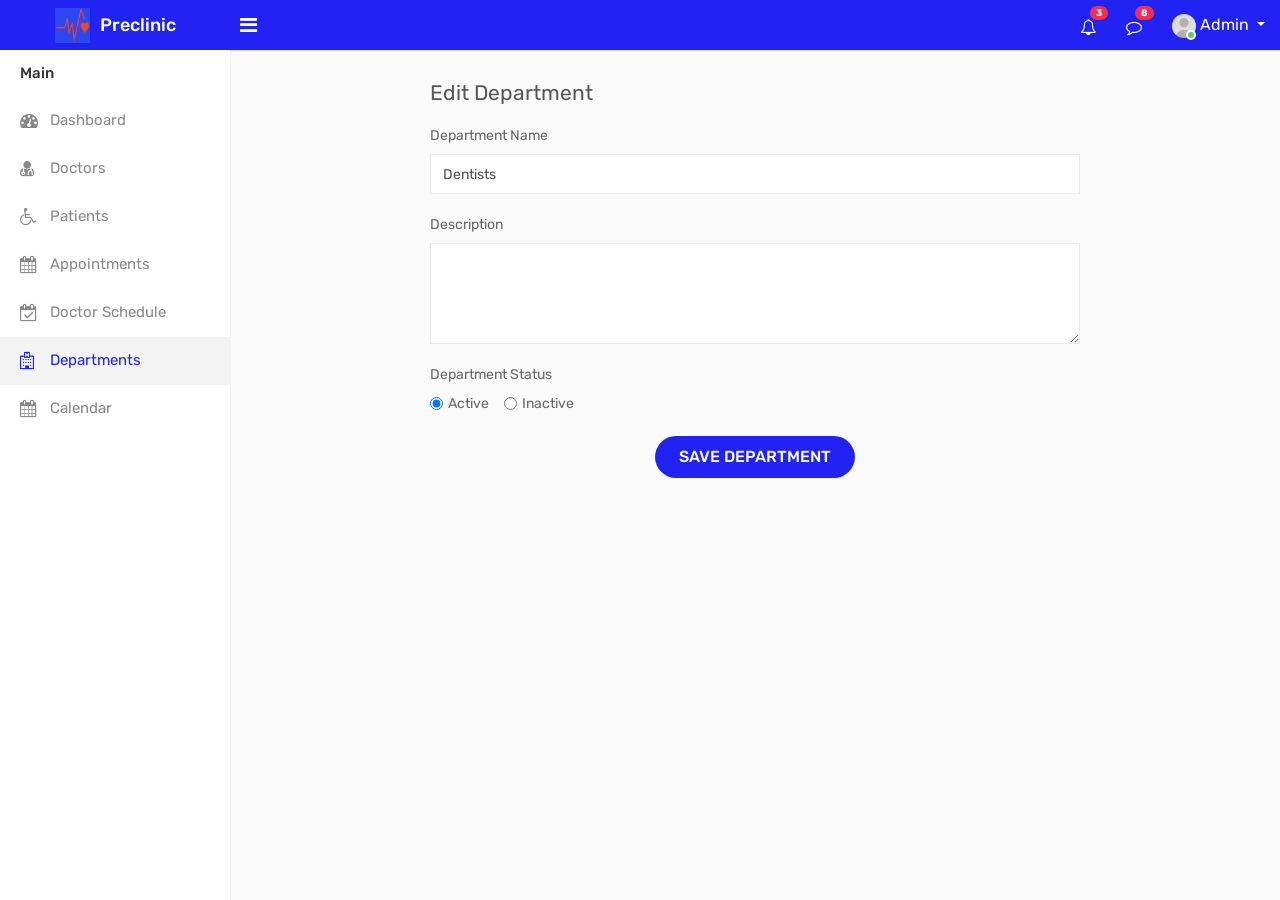
<file: src/main/resources/templates/edit-department.html>
<!DOCTYPE html>
<html lang="en">


<!-- edit-department24:07-->
<head>
    <meta charset="utf-8">
    <meta name="viewport" content="width=device-width, initial-scale=1.0, user-scalable=0">
    <link rel="shortcut icon" type="image/x-icon" href="../static/assets/img/favicon.ico">
    <title>Preclinic - Medical & Hospital - Bootstrap 4 Admin Template</title>
    <link rel="stylesheet" type="text/css" href="../static/assets/css/bootstrap.min.css">
    <link rel="stylesheet" type="text/css" href="../static/assets/css/font-awesome.min.css">
    <link rel="stylesheet" type="text/css" href="../static/assets/css/select2.min.css">
    <link rel="stylesheet" type="text/css" href="../static/assets/css/style.css">
    <!--[if lt IE 9]>
		<script src="assets/js/html5shiv.min.js"></script>
		<script src="assets/js/respond.min.js"></script>
	<![endif]-->
</head>

<body>
    <div class="main-wrapper">
        <div class="header">
			<div class="header-left">
				<a href="index.html" class="logo">
					<img src="../static/assets/img/logo.png" width="35" height="35" alt=""> <span>Preclinic</span>
				</a>
			</div>
			<a id="toggle_btn" href="javascript:void(0);"><i class="fa fa-bars"></i></a>
            <a id="mobile_btn" class="mobile_btn float-left" href="#sidebar"><i class="fa fa-bars"></i></a>
            <ul class="nav user-menu float-right">
                <li class="nav-item dropdown d-none d-sm-block">
                    <a href="#" class="dropdown-toggle nav-link" data-toggle="dropdown"><i class="fa fa-bell-o"></i> <span class="badge badge-pill bg-danger float-right">3</span></a>
                    <div class="dropdown-menu notifications">
                        <div class="topnav-dropdown-header">
                            <span>Notifications</span>
                        </div>
                        <div class="drop-scroll">
                            <ul class="notification-list">
                                <li class="notification-message">
                                    <a href="activities.html">
                                        <div class="media">
											<span class="avatar">
												<img alt="John Doe" src="../static/assets/img/user.jpg" class="img-fluid rounded-circle">
											</span>
											<div class="media-body">
												<p class="noti-details"><span class="noti-title">John Doe</span> added new task <span class="noti-title">Patient appointment booking</span></p>
												<p class="noti-time"><span class="notification-time">4 mins ago</span></p>
											</div>
                                        </div>
                                    </a>
                                </li>
                                <li class="notification-message">
                                    <a href="activities.html">
                                        <div class="media">
											<span class="avatar">V</span>
											<div class="media-body">
												<p class="noti-details"><span class="noti-title">Tarah Shropshire</span> changed the task name <span class="noti-title">Appointment booking with payment gateway</span></p>
												<p class="noti-time"><span class="notification-time">6 mins ago</span></p>
											</div>
                                        </div>
                                    </a>
                                </li>
                                <li class="notification-message">
                                    <a href="activities.html">
                                        <div class="media">
											<span class="avatar">L</span>
											<div class="media-body">
												<p class="noti-details"><span class="noti-title">Misty Tison</span> added <span class="noti-title">Domenic Houston</span> and <span class="noti-title">Claire Mapes</span> to project <span class="noti-title">Doctor available module</span></p>
												<p class="noti-time"><span class="notification-time">8 mins ago</span></p>
											</div>
                                        </div>
                                    </a>
                                </li>
                                <li class="notification-message">
                                    <a href="activities.html">
                                        <div class="media">
											<span class="avatar">G</span>
											<div class="media-body">
												<p class="noti-details"><span class="noti-title">Rolland Webber</span> completed task <span class="noti-title">Patient and Doctor video conferencing</span></p>
												<p class="noti-time"><span class="notification-time">12 mins ago</span></p>
											</div>
                                        </div>
                                    </a>
                                </li>
                                <li class="notification-message">
                                    <a href="activities.html">
                                        <div class="media">
											<span class="avatar">V</span>
											<div class="media-body">
												<p class="noti-details"><span class="noti-title">Bernardo Galaviz</span> added new task <span class="noti-title">Private chat module</span></p>
												<p class="noti-time"><span class="notification-time">2 days ago</span></p>
											</div>
                                        </div>
                                    </a>
                                </li>
                            </ul>
                        </div>
                        <div class="topnav-dropdown-footer">
                            <a href="activities.html">View all Notifications</a>
                        </div>
                    </div>
                </li>
                <li class="nav-item dropdown d-none d-sm-block">
                    <a href="javascript:void(0);" id="open_msg_box" class="hasnotifications nav-link"><i class="fa fa-comment-o"></i> <span class="badge badge-pill bg-danger float-right">8</span></a>
                </li>
                <li class="nav-item dropdown has-arrow">
                    <a href="#" class="dropdown-toggle nav-link user-link" data-toggle="dropdown">
                        <span class="user-img"><img class="rounded-circle" src="../static/assets/img/user.jpg" width="40" alt="Admin">
							<span class="status online"></span></span>
                        <span>Admin</span>
                    </a>
					<div class="dropdown-menu">
						<a class="dropdown-item" href="profile.html">My Profile</a>
						<a class="dropdown-item" href="edit-profile.html">Edit Profile</a>
						<a class="dropdown-item" href="settings.html">Settings</a>
						<a class="dropdown-item" href="../Dashboard/login.html">Logout</a>
					</div>
                </li>
            </ul>
            <div class="dropdown mobile-user-menu float-right">
                <a href="#" class="nav-link dropdown-toggle" data-toggle="dropdown" aria-expanded="false"><i class="fa fa-ellipsis-v"></i></a>
                <div class="dropdown-menu dropdown-menu-right">
                    <a class="dropdown-item" href="profile.html">My Profile</a>
                    <a class="dropdown-item" href="edit-profile.html">Edit Profile</a>
                    <a class="dropdown-item" href="settings.html">Settings</a>
                    <a class="dropdown-item" href="../Dashboard/login.html">Logout</a>
                </div>
            </div>
        </div>
        <div class="sidebar" id="sidebar">
            <div class="sidebar-inner slimscroll">
                <div id="sidebar-menu" class="sidebar-menu">
                    <ul>
                        <li class="menu-title">Main</li>
                        <li>
                            <a href="index.html"><i class="fa fa-dashboard"></i> <span>Dashboard</span></a>
                        </li>
						<li>
                            <a href="doctors.html"><i class="fa fa-user-md"></i> <span>Doctors</span></a>
                        </li>
                        <li>
                            <a href="patients.html"><i class="fa fa-wheelchair"></i> <span>Patients</span></a>
                        </li>
                        <li>
                            <a href="appointments.html"><i class="fa fa-calendar"></i> <span>Appointments</span></a>
                        </li>
                        <li>
                            <a href="schedule.html"><i class="fa fa-calendar-check-o"></i> <span>Doctor Schedule</span></a>
                        </li>
                        <li class="active">
                            <a href="departments.html"><i class="fa fa-hospital-o"></i> <span>Departments</span></a>
                        </li>
						<!-- <li class="submenu">
							<a href="#"><i class="fa fa-user"></i> <span> Employees </span> <span class="menu-arrow"></span></a>
							<ul style="display: none;">
								<li><a href="employees.html">Employees List</a></li>
								<li><a href="leaves.html">Leaves</a></li>
								<li><a href="holidays.html">Holidays</a></li>
								<li><a href="attendance.html">Attendance</a></li>
							</ul>
						</li>
						<li class="submenu">
							<a href="#"><i class="fa fa-money"></i> <span> Accounts </span> <span class="menu-arrow"></span></a>
							<ul style="display: none;">
								<li><a href="invoices.html">Invoices</a></li>
								<li><a href="payments.html">Payments</a></li>
								<li><a href="expenses.html">Expenses</a></li>
								<li><a href="taxes.html">Taxes</a></li>
								<li><a href="provident-fund.html">Provident Fund</a></li>
							</ul>
						</li>
						<li class="submenu">
							<a href="#"><i class="fa fa-book"></i> <span> Payroll </span> <span class="menu-arrow"></span></a>
							<ul style="display: none;">
								<li><a href="salary.html"> Employee Salary </a></li>
								<li><a href="salary-view.html"> Payslip </a></li>
							</ul>
						</li>
                        <li>
                            <a href="chat.html"><i class="fa fa-comments"></i> <span>Chat</span> <span class="badge badge-pill bg-primary float-right">5</span></a>
                        </li>
                        <li class="submenu">
                            <a href="#"><i class="fa fa-video-camera camera"></i> <span> Calls</span> <span class="menu-arrow"></span></a>
                            <ul style="display: none;">
                                <li><a href="voice-call.html">Voice Call</a></li>
                                <li><a href="video-call.html">Video Call</a></li>
                                <li><a href="incoming-call.html">Incoming Call</a></li>
                            </ul>
                        </li>
                        <li class="submenu">
                            <a href="#"><i class="fa fa-envelope"></i> <span> Email</span> <span class="menu-arrow"></span></a>
                            <ul style="display: none;">
                                <li><a href="compose.html">Compose Mail</a></li>
                                <li><a href="inbox.html">Inbox</a></li>
                                <li><a href="mail-view.html">Mail View</a></li>
                            </ul>
                        </li>
                        <li class="submenu">
                            <a href="#"><i class="fa fa-commenting-o"></i> <span> Blog</span> <span class="menu-arrow"></span></a>
                            <ul style="display: none;">
                                <li><a href="blog.html">Blog</a></li>
                                <li><a href="blog-details.html">Blog View</a></li>
                                <li><a href="add-blog.html">Add Blog</a></li>
                                <li><a href="edit-blog.html">Edit Blog</a></li>
                            </ul>
                        </li>
						<li>
							<a href="assets.html"><i class="fa fa-cube"></i> <span>Assets</span></a>
						</li>
						<li>
							<a href="activities.html"><i class="fa fa-bell-o"></i> <span>Activities</span></a>
						</li>
						<li class="submenu">
							<a href="#"><i class="fa fa-flag-o"></i> <span> Reports </span> <span class="menu-arrow"></span></a>
							<ul style="display: none;">
								<li><a href="expense-reports.html"> Expense Report </a></li>
								<li><a href="invoice-reports.html"> Invoice Report </a></li>
							</ul>
						</li>
                        <li>
                            <a href="settings.html"><i class="fa fa-cog"></i> <span>Settings</span></a>
                        </li>
                        <li class="menu-title">UI Elements</li>
                        <li class="submenu">
                            <a href="#"><i class="fa fa-laptop"></i> <span> Components</span> <span class="menu-arrow"></span></a>
                            <ul style="display: none;">
                                <li><a href="uikit.html">UI Kit</a></li>
                                <li><a href="typography.html">Typography</a></li>
                                <li><a href="tabs.html">Tabs</a></li>
                            </ul>
                        </li>
                        <li class="submenu">
                            <a href="#"><i class="fa fa-edit"></i> <span> Forms</span> <span class="menu-arrow"></span></a>
                            <ul style="display: none;">
                                <li><a href="form-basic-inputs.html">Basic Inputs</a></li>
                                <li><a href="form-input-groups.html">Input Groups</a></li>
                                <li><a href="form-horizontal.html">Horizontal Form</a></li>
                                <li><a href="form-vertical.html">Vertical Form</a></li>
                            </ul>
                        </li>
                        <li class="submenu">
                            <a href="#"><i class="fa fa-table"></i> <span> Tables</span> <span class="menu-arrow"></span></a>
                            <ul style="display: none;">
                                <li><a href="tables-basic.html">Basic Tables</a></li>
                                <li><a href="tables-datatables.html">Data Table</a></li>
                            </ul>
                        </li> -->
                        <li>
                            <a href="calendar.html"><i class="fa fa-calendar"></i> <span>Calendar</span></a>
                        </li>
                        <!-- <li class="menu-title">Extras</li>
                        <li class="submenu">
                            <a href="#"><i class="fa fa-columns"></i> <span>Pages</span> <span class="menu-arrow"></span></a>
                            <ul style="display: none;">
                                <li><a href="login.html"> Login </a></li>
                                <li><a href="register.html"> Register </a></li>
                                <li><a href="forgot-password.html"> Forgot Password </a></li>
                                <li><a href="change-password2.html"> Change Password </a></li>
                                <li><a href="lock-screen.html"> Lock Screen </a></li>
                                <li><a href="profile.html"> Profile </a></li>
                                <li><a href="gallery.html"> Gallery </a></li>
                                <li><a href="error-404.html">404 Error </a></li>
                                <li><a href="error-500.html">500 Error </a></li>
                                <li><a href="blank-page.html"> Blank Page </a></li>
                            </ul>
                        </li>
                        <li class="submenu">
                            <a href="javascript:void(0);"><i class="fa fa-share-alt"></i> <span>Multi Level</span> <span class="menu-arrow"></span></a>
                            <ul style="display: none;">
                                <li class="submenu">
                                    <a href="javascript:void(0);"><span>Level 1</span> <span class="menu-arrow"></span></a>
                                    <ul style="display: none;">
                                        <li><a href="javascript:void(0);"><span>Level 2</span></a></li>
                                        <li class="submenu">
                                            <a href="javascript:void(0);"> <span> Level 2</span> <span class="menu-arrow"></span></a>
                                            <ul style="display: none;">
                                                <li><a href="javascript:void(0);">Level 3</a></li>
                                                <li><a href="javascript:void(0);">Level 3</a></li>
                                            </ul>
                                        </li>
                                        <li><a href="javascript:void(0);"><span>Level 2</span></a></li>
                                    </ul>
                                </li>
                                <li>
                                    <a href="javascript:void(0);"><span>Level 1</span></a>
                                </li>
                            </ul>
                        </li> -->
                    </ul>
                </div>
            </div>
        </div>
        <div class="page-wrapper">
            <div class="content">
                <div class="row">
                    <div class="col-lg-8 offset-lg-2">
                        <h4 class="page-title">Edit Department</h4>
                    </div>
                </div>
                <div class="row">
                    <div class="col-lg-8 offset-lg-2">
                        <form>
							<div class="form-group">
								<label>Department Name</label>
								<input class="form-control" type="text" value="Dentists">
							</div>
                            <div class="form-group">
                                <label>Description</label>
                                <textarea cols="30" rows="4" class="form-control"></textarea>
                            </div>
                            <div class="form-group">
                                <label class="display-block">Department Status</label>
								<div class="form-check form-check-inline">
									<input class="form-check-input" type="radio" name="status" id="product_active" value="option1" checked>
									<label class="form-check-label" for="product_active">
									Active
									</label>
								</div>
								<div class="form-check form-check-inline">
									<input class="form-check-input" type="radio" name="status" id="product_inactive" value="option2">
									<label class="form-check-label" for="product_inactive">
									Inactive
									</label>
								</div>
                            </div>
                            <div class="m-t-20 text-center">
                                <button class="btn btn-primary submit-btn">Save Department</button>
                            </div>
                        </form>
                    </div>
                </div>
            </div>
			<div class="notification-box">
                <div class="msg-sidebar notifications msg-noti">
                    <div class="topnav-dropdown-header">
                        <span>Messages</span>
                    </div>
                    <div class="drop-scroll msg-list-scroll" id="msg_list">
                        <ul class="list-box">
                            <li>
                                <a href="chat.html">
                                    <div class="list-item">
                                        <div class="list-left">
                                            <span class="avatar">R</span>
                                        </div>
                                        <div class="list-body">
                                            <span class="message-author">Richard Miles </span>
                                            <span class="message-time">12:28 AM</span>
                                            <div class="clearfix"></div>
                                            <span class="message-content">Lorem ipsum dolor sit amet, consectetur adipiscing</span>
                                        </div>
                                    </div>
                                </a>
                            </li>
                            <li>
                                <a href="chat.html">
                                    <div class="list-item new-message">
                                        <div class="list-left">
                                            <span class="avatar">J</span>
                                        </div>
                                        <div class="list-body">
                                            <span class="message-author">John Doe</span>
                                            <span class="message-time">1 Aug</span>
                                            <div class="clearfix"></div>
                                            <span class="message-content">Lorem ipsum dolor sit amet, consectetur adipiscing</span>
                                        </div>
                                    </div>
                                </a>
                            </li>
                            <li>
                                <a href="chat.html">
                                    <div class="list-item">
                                        <div class="list-left">
                                            <span class="avatar">T</span>
                                        </div>
                                        <div class="list-body">
                                            <span class="message-author"> Tarah Shropshire </span>
                                            <span class="message-time">12:28 AM</span>
                                            <div class="clearfix"></div>
                                            <span class="message-content">Lorem ipsum dolor sit amet, consectetur adipiscing</span>
                                        </div>
                                    </div>
                                </a>
                            </li>
                            <li>
                                <a href="chat.html">
                                    <div class="list-item">
                                        <div class="list-left">
                                            <span class="avatar">M</span>
                                        </div>
                                        <div class="list-body">
                                            <span class="message-author">Mike Litorus</span>
                                            <span class="message-time">12:28 AM</span>
                                            <div class="clearfix"></div>
                                            <span class="message-content">Lorem ipsum dolor sit amet, consectetur adipiscing</span>
                                        </div>
                                    </div>
                                </a>
                            </li>
                            <li>
                                <a href="chat.html">
                                    <div class="list-item">
                                        <div class="list-left">
                                            <span class="avatar">C</span>
                                        </div>
                                        <div class="list-body">
                                            <span class="message-author"> Catherine Manseau </span>
                                            <span class="message-time">12:28 AM</span>
                                            <div class="clearfix"></div>
                                            <span class="message-content">Lorem ipsum dolor sit amet, consectetur adipiscing</span>
                                        </div>
                                    </div>
                                </a>
                            </li>
                            <li>
                                <a href="chat.html">
                                    <div class="list-item">
                                        <div class="list-left">
                                            <span class="avatar">D</span>
                                        </div>
                                        <div class="list-body">
                                            <span class="message-author"> Domenic Houston </span>
                                            <span class="message-time">12:28 AM</span>
                                            <div class="clearfix"></div>
                                            <span class="message-content">Lorem ipsum dolor sit amet, consectetur adipiscing</span>
                                        </div>
                                    </div>
                                </a>
                            </li>
                            <li>
                                <a href="chat.html">
                                    <div class="list-item">
                                        <div class="list-left">
                                            <span class="avatar">B</span>
                                        </div>
                                        <div class="list-body">
                                            <span class="message-author"> Buster Wigton </span>
                                            <span class="message-time">12:28 AM</span>
                                            <div class="clearfix"></div>
                                            <span class="message-content">Lorem ipsum dolor sit amet, consectetur adipiscing</span>
                                        </div>
                                    </div>
                                </a>
                            </li>
                            <li>
                                <a href="chat.html">
                                    <div class="list-item">
                                        <div class="list-left">
                                            <span class="avatar">R</span>
                                        </div>
                                        <div class="list-body">
                                            <span class="message-author"> Rolland Webber </span>
                                            <span class="message-time">12:28 AM</span>
                                            <div class="clearfix"></div>
                                            <span class="message-content">Lorem ipsum dolor sit amet, consectetur adipiscing</span>
                                        </div>
                                    </div>
                                </a>
                            </li>
                            <li>
                                <a href="chat.html">
                                    <div class="list-item">
                                        <div class="list-left">
                                            <span class="avatar">C</span>
                                        </div>
                                        <div class="list-body">
                                            <span class="message-author"> Claire Mapes </span>
                                            <span class="message-time">12:28 AM</span>
                                            <div class="clearfix"></div>
                                            <span class="message-content">Lorem ipsum dolor sit amet, consectetur adipiscing</span>
                                        </div>
                                    </div>
                                </a>
                            </li>
                            <li>
                                <a href="chat.html">
                                    <div class="list-item">
                                        <div class="list-left">
                                            <span class="avatar">M</span>
                                        </div>
                                        <div class="list-body">
                                            <span class="message-author">Melita Faucher</span>
                                            <span class="message-time">12:28 AM</span>
                                            <div class="clearfix"></div>
                                            <span class="message-content">Lorem ipsum dolor sit amet, consectetur adipiscing</span>
                                        </div>
                                    </div>
                                </a>
                            </li>
                            <li>
                                <a href="chat.html">
                                    <div class="list-item">
                                        <div class="list-left">
                                            <span class="avatar">J</span>
                                        </div>
                                        <div class="list-body">
                                            <span class="message-author">Jeffery Lalor</span>
                                            <span class="message-time">12:28 AM</span>
                                            <div class="clearfix"></div>
                                            <span class="message-content">Lorem ipsum dolor sit amet, consectetur adipiscing</span>
                                        </div>
                                    </div>
                                </a>
                            </li>
                            <li>
                                <a href="chat.html">
                                    <div class="list-item">
                                        <div class="list-left">
                                            <span class="avatar">L</span>
                                        </div>
                                        <div class="list-body">
                                            <span class="message-author">Loren Gatlin</span>
                                            <span class="message-time">12:28 AM</span>
                                            <div class="clearfix"></div>
                                            <span class="message-content">Lorem ipsum dolor sit amet, consectetur adipiscing</span>
                                        </div>
                                    </div>
                                </a>
                            </li>
                            <li>
                                <a href="chat.html">
                                    <div class="list-item">
                                        <div class="list-left">
                                            <span class="avatar">T</span>
                                        </div>
                                        <div class="list-body">
                                            <span class="message-author">Tarah Shropshire</span>
                                            <span class="message-time">12:28 AM</span>
                                            <div class="clearfix"></div>
                                            <span class="message-content">Lorem ipsum dolor sit amet, consectetur adipiscing</span>
                                        </div>
                                    </div>
                                </a>
                            </li>
                        </ul>
                    </div>
                    <div class="topnav-dropdown-footer">
                        <a href="chat.html">See all messages</a>
                    </div>
                </div>
            </div>
        </div>
    </div>
    <div class="sidebar-overlay" data-reff=""></div>
    <script src="../static/assets/js/jquery-3.2.1.min.js"></script>
	<script src="../static/assets/js/popper.min.js"></script>
    <script src="../static/assets/js/bootstrap.min.js"></script>
    <script src="../static/assets/js/jquery.slimscroll.js"></script>
    <script src="../static/assets/js/select2.min.js"></script>
    <script src="../static/assets/js/app.js"></script>
</body>


<!-- edit-department24:07-->
</html>
</file>
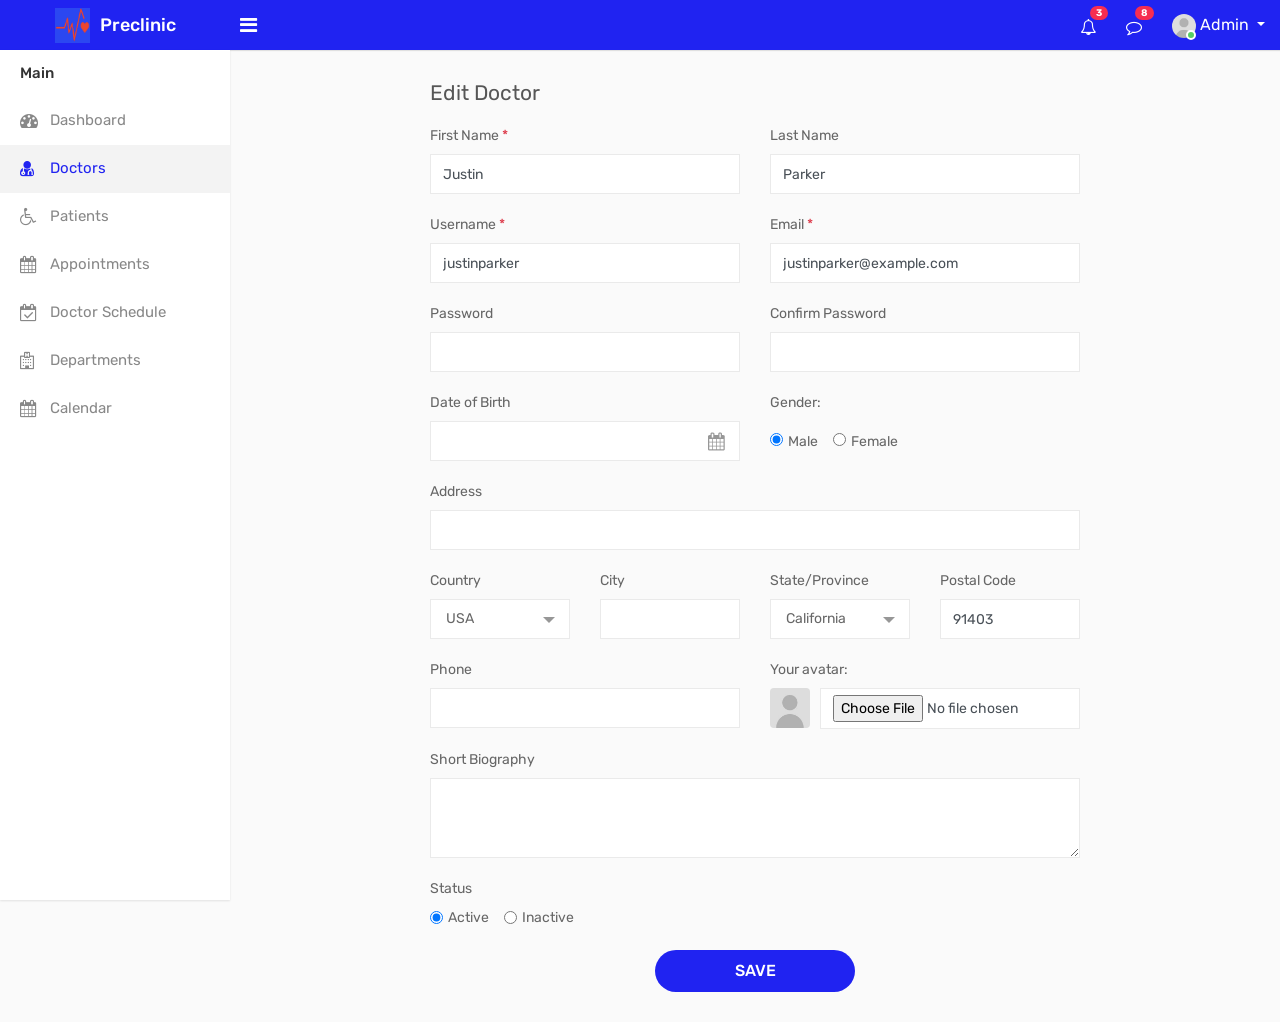
<file: src/main/resources/templates/edit-doctor.html>
<!DOCTYPE html>
<html lang="en">


<!-- edit-doctor24:06-->
<head>
    <meta charset="utf-8">
    <meta name="viewport" content="width=device-width, initial-scale=1.0, user-scalable=0">
    <link rel="shortcut icon" type="image/x-icon" href="../static/assets/img/favicon.ico">
    <title>Preclinic - Medical & Hospital - Bootstrap 4 Admin Template</title>
    <link rel="stylesheet" type="text/css" href="../static/assets/css/bootstrap.min.css">
    <link rel="stylesheet" type="text/css" href="../static/assets/css/font-awesome.min.css">
    <link rel="stylesheet" type="text/css" href="../static/assets/css/select2.min.css">
    <link rel="stylesheet" type="text/css" href="../static/assets/css/bootstrap-datetimepicker.min.css">
    <link rel="stylesheet" type="text/css" href="../static/assets/css/style.css">
    <!--[if lt IE 9]>
		<script src="assets/js/html5shiv.min.js"></script>
		<script src="assets/js/respond.min.js"></script>
	<![endif]-->
</head>

<body>
    <div class="main-wrapper">
        <div class="header">
			<div class="header-left">
				<a href="index.html" class="logo">
					<img src="../static/assets/img/logo.png" width="35" height="35" alt=""> <span>Preclinic</span>
				</a>
			</div>
			<a id="toggle_btn" href="javascript:void(0);"><i class="fa fa-bars"></i></a>
            <a id="mobile_btn" class="mobile_btn float-left" href="#sidebar"><i class="fa fa-bars"></i></a>
            <ul class="nav user-menu float-right">
                <li class="nav-item dropdown d-none d-sm-block">
                    <a href="#" class="dropdown-toggle nav-link" data-toggle="dropdown"><i class="fa fa-bell-o"></i> <span class="badge badge-pill bg-danger float-right">3</span></a>
                    <div class="dropdown-menu notifications">
                        <div class="topnav-dropdown-header">
                            <span>Notifications</span>
                        </div>
                        <div class="drop-scroll">
                            <ul class="notification-list">
                                <li class="notification-message">
                                    <a href="activities.html">
                                        <div class="media">
											<span class="avatar">
												<img alt="John Doe" src="../static/assets/img/user.jpg" class="img-fluid rounded-circle">
											</span>
											<div class="media-body">
												<p class="noti-details"><span class="noti-title">John Doe</span> added new task <span class="noti-title">Patient appointment booking</span></p>
												<p class="noti-time"><span class="notification-time">4 mins ago</span></p>
											</div>
                                        </div>
                                    </a>
                                </li>
                                <li class="notification-message">
                                    <a href="activities.html">
                                        <div class="media">
											<span class="avatar">V</span>
											<div class="media-body">
												<p class="noti-details"><span class="noti-title">Tarah Shropshire</span> changed the task name <span class="noti-title">Appointment booking with payment gateway</span></p>
												<p class="noti-time"><span class="notification-time">6 mins ago</span></p>
											</div>
                                        </div>
                                    </a>
                                </li>
                                <li class="notification-message">
                                    <a href="activities.html">
                                        <div class="media">
											<span class="avatar">L</span>
											<div class="media-body">
												<p class="noti-details"><span class="noti-title">Misty Tison</span> added <span class="noti-title">Domenic Houston</span> and <span class="noti-title">Claire Mapes</span> to project <span class="noti-title">Doctor available module</span></p>
												<p class="noti-time"><span class="notification-time">8 mins ago</span></p>
											</div>
                                        </div>
                                    </a>
                                </li>
                                <li class="notification-message">
                                    <a href="activities.html">
                                        <div class="media">
											<span class="avatar">G</span>
											<div class="media-body">
												<p class="noti-details"><span class="noti-title">Rolland Webber</span> completed task <span class="noti-title">Patient and Doctor video conferencing</span></p>
												<p class="noti-time"><span class="notification-time">12 mins ago</span></p>
											</div>
                                        </div>
                                    </a>
                                </li>
                                <li class="notification-message">
                                    <a href="activities.html">
                                        <div class="media">
											<span class="avatar">V</span>
											<div class="media-body">
												<p class="noti-details"><span class="noti-title">Bernardo Galaviz</span> added new task <span class="noti-title">Private chat module</span></p>
												<p class="noti-time"><span class="notification-time">2 days ago</span></p>
											</div>
                                        </div>
                                    </a>
                                </li>
                            </ul>
                        </div>
                        <div class="topnav-dropdown-footer">
                            <a href="activities.html">View all Notifications</a>
                        </div>
                    </div>
                </li>
                <li class="nav-item dropdown d-none d-sm-block">
                    <a href="javascript:void(0);" id="open_msg_box" class="hasnotifications nav-link"><i class="fa fa-comment-o"></i> <span class="badge badge-pill bg-danger float-right">8</span></a>
                </li>
                <li class="nav-item dropdown has-arrow">
                    <a href="#" class="dropdown-toggle nav-link user-link" data-toggle="dropdown">
                        <span class="user-img"><img class="rounded-circle" src="../static/assets/img/user.jpg" width="40" alt="Admin">
							<span class="status online"></span></span>
                        <span>Admin</span>
                    </a>
					<div class="dropdown-menu">
						<a class="dropdown-item" href="profile.html">My Profile</a>
						<a class="dropdown-item" href="edit-profile.html">Edit Profile</a>
						<a class="dropdown-item" href="settings.html">Settings</a>
						<a class="dropdown-item" href="../Dashboard/login.html">Logout</a>
					</div>
                </li>
            </ul>
            <div class="dropdown mobile-user-menu float-right">
                <a href="#" class="nav-link dropdown-toggle" data-toggle="dropdown" aria-expanded="false"><i class="fa fa-ellipsis-v"></i></a>
                <div class="dropdown-menu dropdown-menu-right">
                    <a class="dropdown-item" href="profile.html">My Profile</a>
                    <a class="dropdown-item" href="edit-profile.html">Edit Profile</a>
                    <a class="dropdown-item" href="settings.html">Settings</a>
                    <a class="dropdown-item" href="../Dashboard/login.html">Logout</a>
                </div>
            </div>
        </div>
        <div class="sidebar" id="sidebar">
            <div class="sidebar-inner slimscroll">
                <div id="sidebar-menu" class="sidebar-menu">
                    <ul>
                        <li class="menu-title">Main</li>
                        <li>
                            <a href="index.html"><i class="fa fa-dashboard"></i> <span>Dashboard</span></a>
                        </li>
						<li class="active">
                            <a href="doctors.html"><i class="fa fa-user-md"></i> <span>Doctors</span></a>
                        </li>
                        <li>
                            <a href="patients.html"><i class="fa fa-wheelchair"></i> <span>Patients</span></a>
                        </li>
                        <li>
                            <a href="appointments.html"><i class="fa fa-calendar"></i> <span>Appointments</span></a>
                        </li>
                        <li>
                            <a href="schedule.html"><i class="fa fa-calendar-check-o"></i> <span>Doctor Schedule</span></a>
                        </li>
                        <li>
                            <a href="departments.html"><i class="fa fa-hospital-o"></i> <span>Departments</span></a>
                        </li>
						<!-- <li class="submenu">
							<a href="#"><i class="fa fa-user"></i> <span> Employees </span> <span class="menu-arrow"></span></a>
							<ul style="display: none;">
								<li><a href="employees.html">Employees List</a></li>
								<li><a href="leaves.html">Leaves</a></li>
								<li><a href="holidays.html">Holidays</a></li>
								<li><a href="attendance.html">Attendance</a></li>
							</ul>
						</li>
						<li class="submenu">
							<a href="#"><i class="fa fa-money"></i> <span> Accounts </span> <span class="menu-arrow"></span></a>
							<ul style="display: none;">
								<li><a href="invoices.html">Invoices</a></li>
								<li><a href="payments.html">Payments</a></li>
								<li><a href="expenses.html">Expenses</a></li>
								<li><a href="taxes.html">Taxes</a></li>
								<li><a href="provident-fund.html">Provident Fund</a></li>
							</ul>
						</li>
						<li class="submenu">
							<a href="#"><i class="fa fa-book"></i> <span> Payroll </span> <span class="menu-arrow"></span></a>
							<ul style="display: none;">
								<li><a href="salary.html"> Employee Salary </a></li>
								<li><a href="salary-view.html"> Payslip </a></li>
							</ul>
						</li>
                        <li>
                            <a href="chat.html"><i class="fa fa-comments"></i> <span>Chat</span> <span class="badge badge-pill bg-primary float-right">5</span></a>
                        </li>
                        <li class="submenu">
                            <a href="#"><i class="fa fa-video-camera camera"></i> <span> Calls</span> <span class="menu-arrow"></span></a>
                            <ul style="display: none;">
                                <li><a href="voice-call.html">Voice Call</a></li>
                                <li><a href="video-call.html">Video Call</a></li>
                                <li><a href="incoming-call.html">Incoming Call</a></li>
                            </ul>
                        </li>
                        <li class="submenu">
                            <a href="#"><i class="fa fa-envelope"></i> <span> Email</span> <span class="menu-arrow"></span></a>
                            <ul style="display: none;">
                                <li><a href="compose.html">Compose Mail</a></li>
                                <li><a href="inbox.html">Inbox</a></li>
                                <li><a href="mail-view.html">Mail View</a></li>
                            </ul>
                        </li>
                        <li class="submenu">
                            <a href="#"><i class="fa fa-commenting-o"></i> <span> Blog</span> <span class="menu-arrow"></span></a>
                            <ul style="display: none;">
                                <li><a href="blog.html">Blog</a></li>
                                <li><a href="blog-details.html">Blog View</a></li>
                                <li><a href="add-blog.html">Add Blog</a></li>
                                <li><a href="edit-blog.html">Edit Blog</a></li>
                            </ul>
                        </li>
						<li>
							<a href="assets.html"><i class="fa fa-cube"></i> <span>Assets</span></a>
						</li>
						<li>
							<a href="activities.html"><i class="fa fa-bell-o"></i> <span>Activities</span></a>
						</li>
						<li class="submenu">
							<a href="#"><i class="fa fa-flag-o"></i> <span> Reports </span> <span class="menu-arrow"></span></a>
							<ul style="display: none;">
								<li><a href="expense-reports.html"> Expense Report </a></li>
								<li><a href="invoice-reports.html"> Invoice Report </a></li>
							</ul>
						</li>
                        <li>
                            <a href="settings.html"><i class="fa fa-cog"></i> <span>Settings</span></a>
                        </li>
                        <li class="menu-title">UI Elements</li>
                        <li class="submenu">
                            <a href="#"><i class="fa fa-laptop"></i> <span> Components</span> <span class="menu-arrow"></span></a>
                            <ul style="display: none;">
                                <li><a href="uikit.html">UI Kit</a></li>
                                <li><a href="typography.html">Typography</a></li>
                                <li><a href="tabs.html">Tabs</a></li>
                            </ul>
                        </li>
                        <li class="submenu">
                            <a href="#"><i class="fa fa-edit"></i> <span> Forms</span> <span class="menu-arrow"></span></a>
                            <ul style="display: none;">
                                <li><a href="form-basic-inputs.html">Basic Inputs</a></li>
                                <li><a href="form-input-groups.html">Input Groups</a></li>
                                <li><a href="form-horizontal.html">Horizontal Form</a></li>
                                <li><a href="form-vertical.html">Vertical Form</a></li>
                            </ul>
                        </li>
                        <li class="submenu">
                            <a href="#"><i class="fa fa-table"></i> <span> Tables</span> <span class="menu-arrow"></span></a>
                            <ul style="display: none;">
                                <li><a href="tables-basic.html">Basic Tables</a></li>
                                <li><a href="tables-datatables.html">Data Table</a></li>
                            </ul>
                        </li> -->
                        <li>
                            <a href="calendar.html"><i class="fa fa-calendar"></i> <span>Calendar</span></a>
                        </li>
                        <!-- <li class="menu-title">Extras</li>
                        <li class="submenu">
                            <a href="#"><i class="fa fa-columns"></i> <span>Pages</span> <span class="menu-arrow"></span></a>
                            <ul style="display: none;">
                                <li><a href="login.html"> Login </a></li>
                                <li><a href="register.html"> Register </a></li>
                                <li><a href="forgot-password.html"> Forgot Password </a></li>
                                <li><a href="change-password2.html"> Change Password </a></li>
                                <li><a href="lock-screen.html"> Lock Screen </a></li>
                                <li><a href="profile.html"> Profile </a></li>
                                <li><a href="gallery.html"> Gallery </a></li>
                                <li><a href="error-404.html">404 Error </a></li>
                                <li><a href="error-500.html">500 Error </a></li>
                                <li><a href="blank-page.html"> Blank Page </a></li>
                            </ul>
                        </li>
                        <li class="submenu">
                            <a href="javascript:void(0);"><i class="fa fa-share-alt"></i> <span>Multi Level</span> <span class="menu-arrow"></span></a>
                            <ul style="display: none;">
                                <li class="submenu">
                                    <a href="javascript:void(0);"><span>Level 1</span> <span class="menu-arrow"></span></a>
                                    <ul style="display: none;">
                                        <li><a href="javascript:void(0);"><span>Level 2</span></a></li>
                                        <li class="submenu">
                                            <a href="javascript:void(0);"> <span> Level 2</span> <span class="menu-arrow"></span></a>
                                            <ul style="display: none;">
                                                <li><a href="javascript:void(0);">Level 3</a></li>
                                                <li><a href="javascript:void(0);">Level 3</a></li>
                                            </ul>
                                        </li>
                                        <li><a href="javascript:void(0);"><span>Level 2</span></a></li>
                                    </ul>
                                </li>
                                <li>
                                    <a href="javascript:void(0);"><span>Level 1</span></a>
                                </li>
                            </ul>
                        </li> -->
                    </ul>
                </div>
            </div>
        </div>
        <div class="page-wrapper">
            <div class="content">
                <div class="row">
                    <div class="col-lg-8 offset-lg-2">
                        <h4 class="page-title">Edit Doctor</h4>
                    </div>
                </div>
                <div class="row">
                    <div class="col-lg-8 offset-lg-2">
                        <form>
                            <div class="row">
                                <div class="col-sm-6">
                                    <div class="form-group">
                                        <label>First Name <span class="text-danger">*</span></label>
                                        <input class="form-control" type="text" value="Justin">
                                    </div>
                                </div>
                                <div class="col-sm-6">
                                    <div class="form-group">
                                        <label>Last Name</label>
                                        <input class="form-control" type="text" value="Parker">
                                    </div>
                                </div>
                                <div class="col-sm-6">
                                    <div class="form-group">
                                        <label>Username <span class="text-danger">*</span></label>
                                        <input class="form-control" type="text" value="justinparker">
                                    </div>
                                </div>
                                <div class="col-sm-6">
                                    <div class="form-group">
                                        <label>Email <span class="text-danger">*</span></label>
                                        <input class="form-control" type="email" value="justinparker@example.com">
                                    </div>
                                </div>
                                <div class="col-sm-6">
                                    <div class="form-group">
                                        <label>Password</label>
                                        <input class="form-control" type="password">
                                    </div>
                                </div>
                                <div class="col-sm-6">
                                    <div class="form-group">
                                        <label>Confirm Password</label>
                                        <input class="form-control" type="password">
                                    </div>
                                </div>
								<div class="col-sm-6">
                                    <div class="form-group">
                                        <label>Date of Birth</label>
                                        <div class="cal-icon">
                                            <input type="text" class="form-control datetimepicker">
                                        </div>
                                    </div>
                                </div>
                                <div class="col-sm-6">
									<div class="form-group gender-select">
										<label class="gen-label">Gender:</label>
										<div class="form-check-inline">
											<label class="form-check-label">
												<input type="radio" name="gender" class="form-check-input" checked>Male
											</label>
										</div>
										<div class="form-check-inline">
											<label class="form-check-label">
												<input type="radio" name="gender" class="form-check-input">Female
											</label>
										</div>
									</div>
                                </div>
								<div class="col-sm-12">
									<div class="row">
										<div class="col-sm-12">
											<div class="form-group">
												<label>Address</label>
												<input type="text" class="form-control ">
											</div>
										</div>
										<div class="col-sm-6 col-md-6 col-lg-3">
											<div class="form-group">
												<label>Country</label>
												<select class="form-control select">
													<option>USA</option>
													<option>United Kingdom</option>
												</select>
											</div>
										</div>
										<div class="col-sm-6 col-md-6 col-lg-3">
											<div class="form-group">
												<label>City</label>
												<input type="text" class="form-control">
											</div>
										</div>
										<div class="col-sm-6 col-md-6 col-lg-3">
											<div class="form-group">
												<label>State/Province</label>
												<select class="form-control select">
													<option>California</option>
													<option>Alaska</option>
													<option>Alabama</option>
												</select>
											</div>
										</div>
										<div class="col-sm-6 col-md-6 col-lg-3">
											<div class="form-group">
												<label>Postal Code</label>
												<input type="text" value="91403" class="form-control">
											</div>
										</div>
									</div>
								</div>
                                <div class="col-sm-6">
                                    <div class="form-group">
                                        <label>Phone </label>
                                        <input class="form-control" type="text">
                                    </div>
                                </div>
                                <div class="col-sm-6">
									<div class="form-group">
										<label>Your avatar:</label>
										<div class="profile-upload">
											<div class="upload-img">
												<img alt="" src="../static/assets/img/user.jpg">
											</div>
											<div class="upload-input">
												<input type="file" class="form-control">
											</div>
										</div>
									</div>
                                </div>
                            </div>
							<div class="form-group">
                                <label>Short Biography</label>
                                <textarea class="form-control" rows="3" cols="30"></textarea>
                            </div>
                            <div class="form-group">
                                <label class="display-block">Status</label>
								<div class="form-check form-check-inline">
									<input class="form-check-input" type="radio" name="status" id="doctor_active" value="option1" checked>
									<label class="form-check-label" for="doctor_active">
									Active
									</label>
								</div>
								<div class="form-check form-check-inline">
									<input class="form-check-input" type="radio" name="status" id="doctor_inactive" value="option2">
									<label class="form-check-label" for="doctor_inactive">
									Inactive
									</label>
								</div>
                            </div>
                            <div class="m-t-20 text-center">
                                <button class="btn btn-primary submit-btn">Save</button>
                            </div>
                        </form>
                    </div>
                </div>
            </div>
			<div class="notification-box">
                <div class="msg-sidebar notifications msg-noti">
                    <div class="topnav-dropdown-header">
                        <span>Messages</span>
                    </div>
                    <div class="drop-scroll msg-list-scroll" id="msg_list">
                        <ul class="list-box">
                            <li>
                                <a href="chat.html">
                                    <div class="list-item">
                                        <div class="list-left">
                                            <span class="avatar">R</span>
                                        </div>
                                        <div class="list-body">
                                            <span class="message-author">Richard Miles </span>
                                            <span class="message-time">12:28 AM</span>
                                            <div class="clearfix"></div>
                                            <span class="message-content">Lorem ipsum dolor sit amet, consectetur adipiscing</span>
                                        </div>
                                    </div>
                                </a>
                            </li>
                            <li>
                                <a href="chat.html">
                                    <div class="list-item new-message">
                                        <div class="list-left">
                                            <span class="avatar">J</span>
                                        </div>
                                        <div class="list-body">
                                            <span class="message-author">John Doe</span>
                                            <span class="message-time">1 Aug</span>
                                            <div class="clearfix"></div>
                                            <span class="message-content">Lorem ipsum dolor sit amet, consectetur adipiscing</span>
                                        </div>
                                    </div>
                                </a>
                            </li>
                            <li>
                                <a href="chat.html">
                                    <div class="list-item">
                                        <div class="list-left">
                                            <span class="avatar">T</span>
                                        </div>
                                        <div class="list-body">
                                            <span class="message-author"> Tarah Shropshire </span>
                                            <span class="message-time">12:28 AM</span>
                                            <div class="clearfix"></div>
                                            <span class="message-content">Lorem ipsum dolor sit amet, consectetur adipiscing</span>
                                        </div>
                                    </div>
                                </a>
                            </li>
                            <li>
                                <a href="chat.html">
                                    <div class="list-item">
                                        <div class="list-left">
                                            <span class="avatar">M</span>
                                        </div>
                                        <div class="list-body">
                                            <span class="message-author">Mike Litorus</span>
                                            <span class="message-time">12:28 AM</span>
                                            <div class="clearfix"></div>
                                            <span class="message-content">Lorem ipsum dolor sit amet, consectetur adipiscing</span>
                                        </div>
                                    </div>
                                </a>
                            </li>
                            <li>
                                <a href="chat.html">
                                    <div class="list-item">
                                        <div class="list-left">
                                            <span class="avatar">C</span>
                                        </div>
                                        <div class="list-body">
                                            <span class="message-author"> Catherine Manseau </span>
                                            <span class="message-time">12:28 AM</span>
                                            <div class="clearfix"></div>
                                            <span class="message-content">Lorem ipsum dolor sit amet, consectetur adipiscing</span>
                                        </div>
                                    </div>
                                </a>
                            </li>
                            <li>
                                <a href="chat.html">
                                    <div class="list-item">
                                        <div class="list-left">
                                            <span class="avatar">D</span>
                                        </div>
                                        <div class="list-body">
                                            <span class="message-author"> Domenic Houston </span>
                                            <span class="message-time">12:28 AM</span>
                                            <div class="clearfix"></div>
                                            <span class="message-content">Lorem ipsum dolor sit amet, consectetur adipiscing</span>
                                        </div>
                                    </div>
                                </a>
                            </li>
                            <li>
                                <a href="chat.html">
                                    <div class="list-item">
                                        <div class="list-left">
                                            <span class="avatar">B</span>
                                        </div>
                                        <div class="list-body">
                                            <span class="message-author"> Buster Wigton </span>
                                            <span class="message-time">12:28 AM</span>
                                            <div class="clearfix"></div>
                                            <span class="message-content">Lorem ipsum dolor sit amet, consectetur adipiscing</span>
                                        </div>
                                    </div>
                                </a>
                            </li>
                            <li>
                                <a href="chat.html">
                                    <div class="list-item">
                                        <div class="list-left">
                                            <span class="avatar">R</span>
                                        </div>
                                        <div class="list-body">
                                            <span class="message-author"> Rolland Webber </span>
                                            <span class="message-time">12:28 AM</span>
                                            <div class="clearfix"></div>
                                            <span class="message-content">Lorem ipsum dolor sit amet, consectetur adipiscing</span>
                                        </div>
                                    </div>
                                </a>
                            </li>
                            <li>
                                <a href="chat.html">
                                    <div class="list-item">
                                        <div class="list-left">
                                            <span class="avatar">C</span>
                                        </div>
                                        <div class="list-body">
                                            <span class="message-author"> Claire Mapes </span>
                                            <span class="message-time">12:28 AM</span>
                                            <div class="clearfix"></div>
                                            <span class="message-content">Lorem ipsum dolor sit amet, consectetur adipiscing</span>
                                        </div>
                                    </div>
                                </a>
                            </li>
                            <li>
                                <a href="chat.html">
                                    <div class="list-item">
                                        <div class="list-left">
                                            <span class="avatar">M</span>
                                        </div>
                                        <div class="list-body">
                                            <span class="message-author">Melita Faucher</span>
                                            <span class="message-time">12:28 AM</span>
                                            <div class="clearfix"></div>
                                            <span class="message-content">Lorem ipsum dolor sit amet, consectetur adipiscing</span>
                                        </div>
                                    </div>
                                </a>
                            </li>
                            <li>
                                <a href="chat.html">
                                    <div class="list-item">
                                        <div class="list-left">
                                            <span class="avatar">J</span>
                                        </div>
                                        <div class="list-body">
                                            <span class="message-author">Jeffery Lalor</span>
                                            <span class="message-time">12:28 AM</span>
                                            <div class="clearfix"></div>
                                            <span class="message-content">Lorem ipsum dolor sit amet, consectetur adipiscing</span>
                                        </div>
                                    </div>
                                </a>
                            </li>
                            <li>
                                <a href="chat.html">
                                    <div class="list-item">
                                        <div class="list-left">
                                            <span class="avatar">L</span>
                                        </div>
                                        <div class="list-body">
                                            <span class="message-author">Loren Gatlin</span>
                                            <span class="message-time">12:28 AM</span>
                                            <div class="clearfix"></div>
                                            <span class="message-content">Lorem ipsum dolor sit amet, consectetur adipiscing</span>
                                        </div>
                                    </div>
                                </a>
                            </li>
                            <li>
                                <a href="chat.html">
                                    <div class="list-item">
                                        <div class="list-left">
                                            <span class="avatar">T</span>
                                        </div>
                                        <div class="list-body">
                                            <span class="message-author">Tarah Shropshire</span>
                                            <span class="message-time">12:28 AM</span>
                                            <div class="clearfix"></div>
                                            <span class="message-content">Lorem ipsum dolor sit amet, consectetur adipiscing</span>
                                        </div>
                                    </div>
                                </a>
                            </li>
                        </ul>
                    </div>
                    <div class="topnav-dropdown-footer">
                        <a href="chat.html">See all messages</a>
                    </div>
                </div>
            </div>
        </div>
    </div>
    <div class="sidebar-overlay" data-reff=""></div>
    <script src="../static/assets/js/jquery-3.2.1.min.js"></script>
	<script src="../static/assets/js/popper.min.js"></script>
    <script src="../static/assets/js/bootstrap.min.js"></script>
    <script src="../static/assets/js/jquery.slimscroll.js"></script>
    <script src="../static/assets/js/select2.min.js"></script>
	<script src="../static/assets/js/moment.min.js"></script>
	<script src="../static/assets/js/bootstrap-datetimepicker.min.js"></script>
    <script src="../static/assets/js/app.js"></script>
</body>


<!-- edit-doctor24:06-->
</html>
</file>
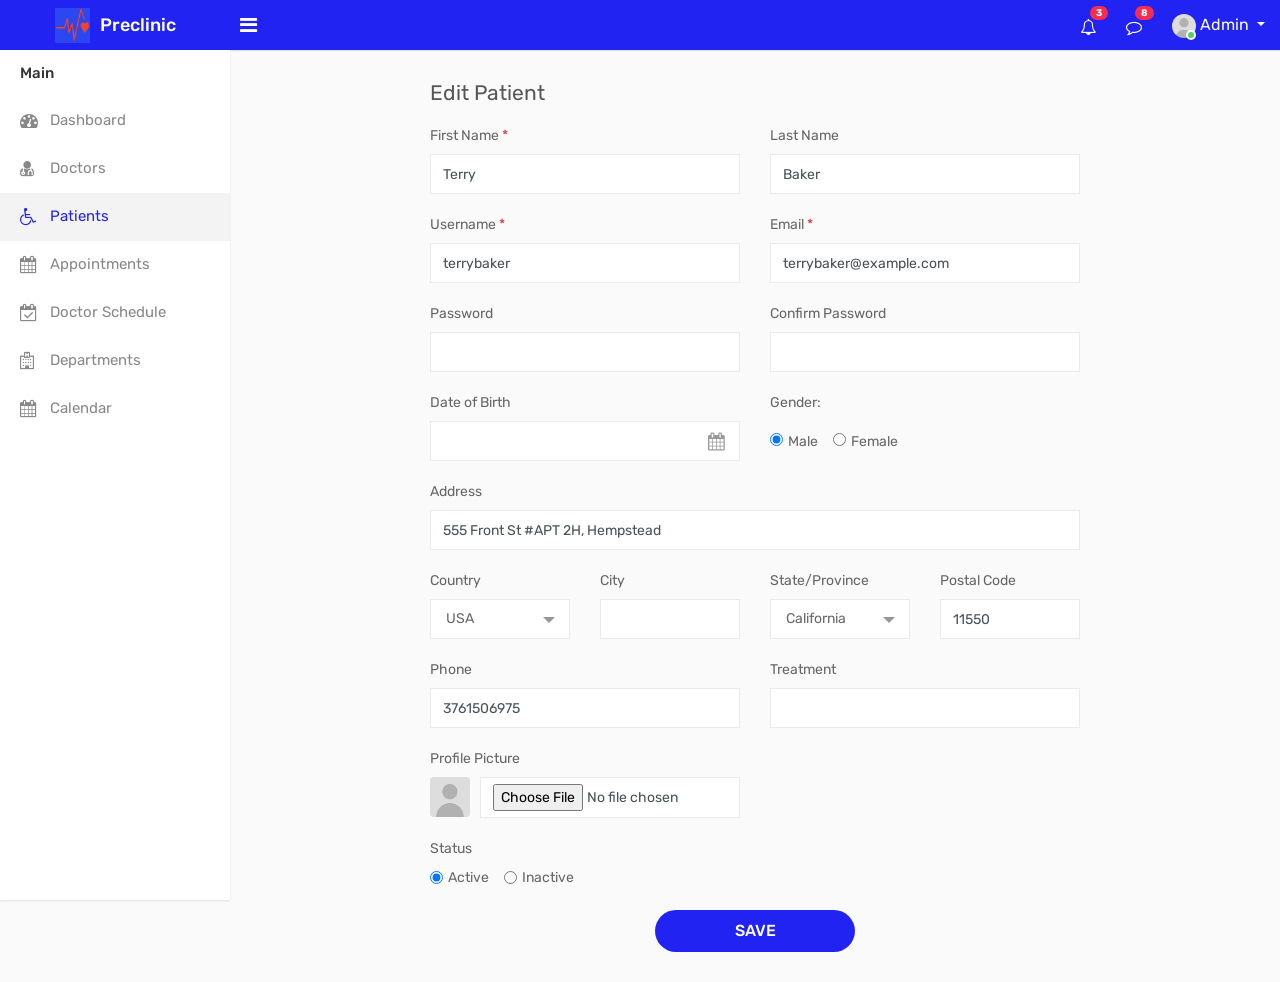
<file: src/main/resources/templates/edit-patient.html>
<!DOCTYPE html>
<html lang="en">


<!-- edit-patient24:07-->
<head>
    <meta charset="utf-8">
    <meta name="viewport" content="width=device-width, initial-scale=1.0, user-scalable=0">
    <link rel="shortcut icon" type="image/x-icon" href="../static/assets/img/favicon.ico">
    <title>Preclinic - Medical & Hospital - Bootstrap 4 Admin Template</title>
    <link rel="stylesheet" type="text/css" href="../static/assets/css/bootstrap.min.css">
    <link rel="stylesheet" type="text/css" href="../static/assets/css/font-awesome.min.css">
    <link rel="stylesheet" type="text/css" href="../static/assets/css/select2.min.css">
    <link rel="stylesheet" type="text/css" href="../static/assets/css/bootstrap-datetimepicker.min.css">
    <link rel="stylesheet" type="text/css" href="../static/assets/css/style.css">
    <!--[if lt IE 9]>
		<script src="assets/js/html5shiv.min.js"></script>
		<script src="assets/js/respond.min.js"></script>
	<![endif]-->
</head>

<body>
    <div class="main-wrapper">
        <div class="header">
			<div class="header-left">
				<a href="index.html" class="logo">
					<img src="../static/assets/img/logo.png" width="35" height="35" alt=""> <span>Preclinic</span>
				</a>
			</div>
			<a id="toggle_btn" href="javascript:void(0);"><i class="fa fa-bars"></i></a>
            <a id="mobile_btn" class="mobile_btn float-left" href="#sidebar"><i class="fa fa-bars"></i></a>
            <ul class="nav user-menu float-right">
                <li class="nav-item dropdown d-none d-sm-block">
                    <a href="#" class="dropdown-toggle nav-link" data-toggle="dropdown"><i class="fa fa-bell-o"></i> <span class="badge badge-pill bg-danger float-right">3</span></a>
                    <div class="dropdown-menu notifications">
                        <div class="topnav-dropdown-header">
                            <span>Notifications</span>
                        </div>
                        <div class="drop-scroll">
                            <ul class="notification-list">
                                <li class="notification-message">
                                    <a href="activities.html">
                                        <div class="media">
											<span class="avatar">
												<img alt="John Doe" src="../static/assets/img/user.jpg" class="img-fluid rounded-circle">
											</span>
											<div class="media-body">
												<p class="noti-details"><span class="noti-title">John Doe</span> added new task <span class="noti-title">Patient appointment booking</span></p>
												<p class="noti-time"><span class="notification-time">4 mins ago</span></p>
											</div>
                                        </div>
                                    </a>
                                </li>
                                <li class="notification-message">
                                    <a href="activities.html">
                                        <div class="media">
											<span class="avatar">V</span>
											<div class="media-body">
												<p class="noti-details"><span class="noti-title">Tarah Shropshire</span> changed the task name <span class="noti-title">Appointment booking with payment gateway</span></p>
												<p class="noti-time"><span class="notification-time">6 mins ago</span></p>
											</div>
                                        </div>
                                    </a>
                                </li>
                                <li class="notification-message">
                                    <a href="activities.html">
                                        <div class="media">
											<span class="avatar">L</span>
											<div class="media-body">
												<p class="noti-details"><span class="noti-title">Misty Tison</span> added <span class="noti-title">Domenic Houston</span> and <span class="noti-title">Claire Mapes</span> to project <span class="noti-title">Doctor available module</span></p>
												<p class="noti-time"><span class="notification-time">8 mins ago</span></p>
											</div>
                                        </div>
                                    </a>
                                </li>
                                <li class="notification-message">
                                    <a href="activities.html">
                                        <div class="media">
											<span class="avatar">G</span>
											<div class="media-body">
												<p class="noti-details"><span class="noti-title">Rolland Webber</span> completed task <span class="noti-title">Patient and Doctor video conferencing</span></p>
												<p class="noti-time"><span class="notification-time">12 mins ago</span></p>
											</div>
                                        </div>
                                    </a>
                                </li>
                                <li class="notification-message">
                                    <a href="activities.html">
                                        <div class="media">
											<span class="avatar">V</span>
											<div class="media-body">
												<p class="noti-details"><span class="noti-title">Bernardo Galaviz</span> added new task <span class="noti-title">Private chat module</span></p>
												<p class="noti-time"><span class="notification-time">2 days ago</span></p>
											</div>
                                        </div>
                                    </a>
                                </li>
                            </ul>
                        </div>
                        <div class="topnav-dropdown-footer">
                            <a href="activities.html">View all Notifications</a>
                        </div>
                    </div>
                </li>
                <li class="nav-item dropdown d-none d-sm-block">
                    <a href="javascript:void(0);" id="open_msg_box" class="hasnotifications nav-link"><i class="fa fa-comment-o"></i> <span class="badge badge-pill bg-danger float-right">8</span></a>
                </li>
                <li class="nav-item dropdown has-arrow">
                    <a href="#" class="dropdown-toggle nav-link user-link" data-toggle="dropdown">
                        <span class="user-img"><img class="rounded-circle" src="../static/assets/img/user.jpg" width="40" alt="Admin">
							<span class="status online"></span></span>
                        <span>Admin</span>
                    </a>
					<div class="dropdown-menu">
						<a class="dropdown-item" href="profile.html">My Profile</a>
						<a class="dropdown-item" href="edit-profile.html">Edit Profile</a>
						<a class="dropdown-item" href="settings.html">Settings</a>
						<a class="dropdown-item" href="../Dashboard/login.html">Logout</a>
					</div>
                </li>
            </ul>
            <div class="dropdown mobile-user-menu float-right">
                <a href="#" class="nav-link dropdown-toggle" data-toggle="dropdown" aria-expanded="false"><i class="fa fa-ellipsis-v"></i></a>
                <div class="dropdown-menu dropdown-menu-right">
                    <a class="dropdown-item" href="profile.html">My Profile</a>
                    <a class="dropdown-item" href="edit-profile.html">Edit Profile</a>
                    <a class="dropdown-item" href="settings.html">Settings</a>
                    <a class="dropdown-item" href="../Dashboard/login.html">Logout</a>
                </div>
            </div>
        </div>
        <div class="sidebar" id="sidebar">
            <div class="sidebar-inner slimscroll">
                <div id="sidebar-menu" class="sidebar-menu">
                    <ul>
                        <li class="menu-title">Main</li>
                        <li>
                            <a href="index.html"><i class="fa fa-dashboard"></i> <span>Dashboard</span></a>
                        </li>
						<li>
                            <a href="doctors.html"><i class="fa fa-user-md"></i> <span>Doctors</span></a>
                        </li>
                        <li class="active">
                            <a href="patients.html"><i class="fa fa-wheelchair"></i> <span>Patients</span></a>
                        </li>
                        <li>
                            <a href="appointments.html"><i class="fa fa-calendar"></i> <span>Appointments</span></a>
                        </li>
                        <li>
                            <a href="schedule.html"><i class="fa fa-calendar-check-o"></i> <span>Doctor Schedule</span></a>
                        </li>
                        <li>
                            <a href="departments.html"><i class="fa fa-hospital-o"></i> <span>Departments</span></a>
                        </li>
						<!-- <li class="submenu">
							<a href="#"><i class="fa fa-user"></i> <span> Employees </span> <span class="menu-arrow"></span></a>
							<ul style="display: none;">
								<li><a href="employees.html">Employees List</a></li>
								<li><a href="leaves.html">Leaves</a></li>
								<li><a href="holidays.html">Holidays</a></li>
								<li><a href="attendance.html">Attendance</a></li>
							</ul>
						</li>
						<li class="submenu">
							<a href="#"><i class="fa fa-money"></i> <span> Accounts </span> <span class="menu-arrow"></span></a>
							<ul style="display: none;">
								<li><a href="invoices.html">Invoices</a></li>
								<li><a href="payments.html">Payments</a></li>
								<li><a href="expenses.html">Expenses</a></li>
								<li><a href="taxes.html">Taxes</a></li>
								<li><a href="provident-fund.html">Provident Fund</a></li>
							</ul>
						</li>
						<li class="submenu">
							<a href="#"><i class="fa fa-book"></i> <span> Payroll </span> <span class="menu-arrow"></span></a>
							<ul style="display: none;">
								<li><a href="salary.html"> Employee Salary </a></li>
								<li><a href="salary-view.html"> Payslip </a></li>
							</ul>
						</li>
                        <li>
                            <a href="chat.html"><i class="fa fa-comments"></i> <span>Chat</span> <span class="badge badge-pill bg-primary float-right">5</span></a>
                        </li>
                        <li class="submenu">
                            <a href="#"><i class="fa fa-video-camera camera"></i> <span> Calls</span> <span class="menu-arrow"></span></a>
                            <ul style="display: none;">
                                <li><a href="voice-call.html">Voice Call</a></li>
                                <li><a href="video-call.html">Video Call</a></li>
                                <li><a href="incoming-call.html">Incoming Call</a></li>
                            </ul>
                        </li>
                        <li class="submenu">
                            <a href="#"><i class="fa fa-envelope"></i> <span> Email</span> <span class="menu-arrow"></span></a>
                            <ul style="display: none;">
                                <li><a href="compose.html">Compose Mail</a></li>
                                <li><a href="inbox.html">Inbox</a></li>
                                <li><a href="mail-view.html">Mail View</a></li>
                            </ul>
                        </li>
                        <li class="submenu">
                            <a href="#"><i class="fa fa-commenting-o"></i> <span> Blog</span> <span class="menu-arrow"></span></a>
                            <ul style="display: none;">
                                <li><a href="blog.html">Blog</a></li>
                                <li><a href="blog-details.html">Blog View</a></li>
                                <li><a href="add-blog.html">Add Blog</a></li>
                                <li><a href="edit-blog.html">Edit Blog</a></li>
                            </ul>
                        </li>
						<li>
							<a href="assets.html"><i class="fa fa-cube"></i> <span>Assets</span></a>
						</li>
						<li>
							<a href="activities.html"><i class="fa fa-bell-o"></i> <span>Activities</span></a>
						</li>
						<li class="submenu">
							<a href="#"><i class="fa fa-flag-o"></i> <span> Reports </span> <span class="menu-arrow"></span></a>
							<ul style="display: none;">
								<li><a href="expense-reports.html"> Expense Report </a></li>
								<li><a href="invoice-reports.html"> Invoice Report </a></li>
							</ul>
						</li>
                        <li>
                            <a href="settings.html"><i class="fa fa-cog"></i> <span>Settings</span></a>
                        </li>
                        <li class="menu-title">UI Elements</li>
                        <li class="submenu">
                            <a href="#"><i class="fa fa-laptop"></i> <span> Components</span> <span class="menu-arrow"></span></a>
                            <ul style="display: none;">
                                <li><a href="uikit.html">UI Kit</a></li>
                                <li><a href="typography.html">Typography</a></li>
                                <li><a href="tabs.html">Tabs</a></li>
                            </ul>
                        </li>
                        <li class="submenu">
                            <a href="#"><i class="fa fa-edit"></i> <span> Forms</span> <span class="menu-arrow"></span></a>
                            <ul style="display: none;">
                                <li><a href="form-basic-inputs.html">Basic Inputs</a></li>
                                <li><a href="form-input-groups.html">Input Groups</a></li>
                                <li><a href="form-horizontal.html">Horizontal Form</a></li>
                                <li><a href="form-vertical.html">Vertical Form</a></li>
                            </ul>
                        </li>
                        <li class="submenu">
                            <a href="#"><i class="fa fa-table"></i> <span> Tables</span> <span class="menu-arrow"></span></a>
                            <ul style="display: none;">
                                <li><a href="tables-basic.html">Basic Tables</a></li>
                                <li><a href="tables-datatables.html">Data Table</a></li>
                            </ul>
                        </li> -->
                        <li>
                            <a href="calendar.html"><i class="fa fa-calendar"></i> <span>Calendar</span></a>
                        </li>
                        <!-- <li class="menu-title">Extras</li>
                        <li class="submenu">
                            <a href="#"><i class="fa fa-columns"></i> <span>Pages</span> <span class="menu-arrow"></span></a>
                            <ul style="display: none;">
                                <li><a href="login.html"> Login </a></li>
                                <li><a href="register.html"> Register </a></li>
                                <li><a href="forgot-password.html"> Forgot Password </a></li>
                                <li><a href="change-password2.html"> Change Password </a></li>
                                <li><a href="lock-screen.html"> Lock Screen </a></li>
                                <li><a href="profile.html"> Profile </a></li>
                                <li><a href="gallery.html"> Gallery </a></li>
                                <li><a href="error-404.html">404 Error </a></li>
                                <li><a href="error-500.html">500 Error </a></li>
                                <li><a href="blank-page.html"> Blank Page </a></li>
                            </ul>
                        </li>
                        <li class="submenu">
                            <a href="javascript:void(0);"><i class="fa fa-share-alt"></i> <span>Multi Level</span> <span class="menu-arrow"></span></a>
                            <ul style="display: none;">
                                <li class="submenu">
                                    <a href="javascript:void(0);"><span>Level 1</span> <span class="menu-arrow"></span></a>
                                    <ul style="display: none;">
                                        <li><a href="javascript:void(0);"><span>Level 2</span></a></li>
                                        <li class="submenu">
                                            <a href="javascript:void(0);"> <span> Level 2</span> <span class="menu-arrow"></span></a>
                                            <ul style="display: none;">
                                                <li><a href="javascript:void(0);">Level 3</a></li>
                                                <li><a href="javascript:void(0);">Level 3</a></li>
                                            </ul>
                                        </li>
                                        <li><a href="javascript:void(0);"><span>Level 2</span></a></li>
                                    </ul>
                                </li>
                                <li>
                                    <a href="javascript:void(0);"><span>Level 1</span></a>
                                </li>
                            </ul>
                        </li> -->
                    </ul>
                </div>
            </div>
        </div>
        <div class="page-wrapper">
            <div class="content">
                <div class="row">
                    <div class="col-lg-8 offset-lg-2">
                        <h4 class="page-title">Edit Patient</h4>
                    </div>
                </div>
                <div class="row">
                    <div class="col-lg-8 offset-lg-2">
                        <form>
                            <div class="row">
                                <div class="col-sm-6">
                                    <div class="form-group">
                                        <label>First Name <span class="text-danger">*</span></label>
                                        <input class="form-control" type="text" value="Terry">
                                    </div>
                                </div>
                                <div class="col-sm-6">
                                    <div class="form-group">
                                        <label>Last Name</label>
                                        <input class="form-control" type="text" value="Baker">
                                    </div>
                                </div>
                                <div class="col-sm-6">
                                    <div class="form-group">
                                        <label>Username <span class="text-danger">*</span></label>
                                        <input class="form-control" type="text" value="terrybaker">
                                    </div>
                                </div>
                                <div class="col-sm-6">
                                    <div class="form-group">
                                        <label>Email <span class="text-danger">*</span></label>
                                        <input class="form-control" type="email" value="terrybaker@example.com">
                                    </div>
                                </div>
                                <div class="col-sm-6">
                                    <div class="form-group">
                                        <label>Password</label>
                                        <input class="form-control" type="password">
                                    </div>
                                </div>
                                <div class="col-sm-6">
                                    <div class="form-group">
                                        <label>Confirm Password</label>
                                        <input class="form-control" type="password">
                                    </div>
                                </div>
								<div class="col-sm-6">
                                    <div class="form-group">
                                        <label>Date of Birth</label>
                                        <div class="cal-icon">
                                            <input type="text" class="form-control datetimepicker">
                                        </div>
                                    </div>
                                </div>
                                <div class="col-sm-6">
									<div class="form-group gender-select">
										<label class="gen-label">Gender:</label>
										<div class="form-check-inline">
											<label class="form-check-label">
												<input type="radio" name="gender" class="form-check-input" checked>Male
											</label>
										</div>
										<div class="form-check-inline">
											<label class="form-check-label">
												<input type="radio" name="gender" class="form-check-input">Female
											</label>
										</div>
									</div>
                                </div>
								<div class="col-sm-12">
									<div class="row">
										<div class="col-sm-12">
											<div class="form-group">
												<label>Address</label>
												<input type="text" class="form-control" value="555 Front St #APT 2H, Hempstead">
											</div>
										</div>
										<div class="col-sm-6 col-md-6 col-lg-3">
											<div class="form-group">
												<label>Country</label>
												<select class="form-control select">
													<option selected>USA</option>
													<option>United Kingdom</option>
												</select>
											</div>
										</div>
										<div class="col-sm-6 col-md-6 col-lg-3">
											<div class="form-group">
												<label>City</label>
												<input type="text" class="form-control">
											</div>
										</div>
										<div class="col-sm-6 col-md-6 col-lg-3">
											<div class="form-group">
												<label>State/Province</label>
												<select class="form-control select">
													<option>California</option>
													<option>Alaska</option>
													<option>Alabama</option>
													<option class="selected">New York</option>
												</select>
											</div>
										</div>
										<div class="col-sm-6 col-md-6 col-lg-3">
											<div class="form-group">
												<label>Postal Code</label>
												<input type="text" class="form-control" value="11550">
											</div>
										</div>
									</div>
								</div>
                                <div class="col-sm-6">
                                    <div class="form-group">
                                        <label>Phone </label>
                                        <input class="form-control" type="text" value="3761506975">
                                    </div>
                                </div>

                                <div class="col-sm-6">
                                    <div class="form-group">
                                        <label>Treatment</label>
                                        <input class="form-control" type="password">
                                    </div>
                                </div>

                                <div class="col-sm-6">
									<div class="form-group">
										<label>Profile Picture </label>
										<div class="profile-upload">
											<div class="upload-img">
												<img alt="" src="../static/assets/img/user.jpg">
											</div>
											<div class="upload-input">
												<input type="file" class="form-control">
											</div>
										</div>
									</div>
                                </div>
                            </div>
                            <div class="form-group">
                                <label class="display-block">Status</label>
								<div class="form-check form-check-inline">
									<input class="form-check-input" type="radio" name="status" id="product_active" value="option1" checked>
									<label class="form-check-label" for="product_active">
									Active
									</label>
								</div>
								<div class="form-check form-check-inline">
									<input class="form-check-input" type="radio" name="status" id="product_inactive" value="option2">
									<label class="form-check-label" for="product_inactive">
									Inactive
									</label>
								</div>
                            </div>
                            <div class="m-t-20 text-center">
                                <button class="btn btn-primary submit-btn">Save</button>
                            </div>
                        </form>
                    </div>
                </div>
            </div>
			<div class="notification-box">
                <div class="msg-sidebar notifications msg-noti">
                    <div class="topnav-dropdown-header">
                        <span>Messages</span>
                    </div>
                    <div class="drop-scroll msg-list-scroll" id="msg_list">
                        <ul class="list-box">
                            <li>
                                <a href="chat.html">
                                    <div class="list-item">
                                        <div class="list-left">
                                            <span class="avatar">R</span>
                                        </div>
                                        <div class="list-body">
                                            <span class="message-author">Richard Miles </span>
                                            <span class="message-time">12:28 AM</span>
                                            <div class="clearfix"></div>
                                            <span class="message-content">Lorem ipsum dolor sit amet, consectetur adipiscing</span>
                                        </div>
                                    </div>
                                </a>
                            </li>
                            <li>
                                <a href="chat.html">
                                    <div class="list-item new-message">
                                        <div class="list-left">
                                            <span class="avatar">J</span>
                                        </div>
                                        <div class="list-body">
                                            <span class="message-author">John Doe</span>
                                            <span class="message-time">1 Aug</span>
                                            <div class="clearfix"></div>
                                            <span class="message-content">Lorem ipsum dolor sit amet, consectetur adipiscing</span>
                                        </div>
                                    </div>
                                </a>
                            </li>
                            <li>
                                <a href="chat.html">
                                    <div class="list-item">
                                        <div class="list-left">
                                            <span class="avatar">T</span>
                                        </div>
                                        <div class="list-body">
                                            <span class="message-author"> Tarah Shropshire </span>
                                            <span class="message-time">12:28 AM</span>
                                            <div class="clearfix"></div>
                                            <span class="message-content">Lorem ipsum dolor sit amet, consectetur adipiscing</span>
                                        </div>
                                    </div>
                                </a>
                            </li>
                            <li>
                                <a href="chat.html">
                                    <div class="list-item">
                                        <div class="list-left">
                                            <span class="avatar">M</span>
                                        </div>
                                        <div class="list-body">
                                            <span class="message-author">Mike Litorus</span>
                                            <span class="message-time">12:28 AM</span>
                                            <div class="clearfix"></div>
                                            <span class="message-content">Lorem ipsum dolor sit amet, consectetur adipiscing</span>
                                        </div>
                                    </div>
                                </a>
                            </li>
                            <li>
                                <a href="chat.html">
                                    <div class="list-item">
                                        <div class="list-left">
                                            <span class="avatar">C</span>
                                        </div>
                                        <div class="list-body">
                                            <span class="message-author"> Catherine Manseau </span>
                                            <span class="message-time">12:28 AM</span>
                                            <div class="clearfix"></div>
                                            <span class="message-content">Lorem ipsum dolor sit amet, consectetur adipiscing</span>
                                        </div>
                                    </div>
                                </a>
                            </li>
                            <li>
                                <a href="chat.html">
                                    <div class="list-item">
                                        <div class="list-left">
                                            <span class="avatar">D</span>
                                        </div>
                                        <div class="list-body">
                                            <span class="message-author"> Domenic Houston </span>
                                            <span class="message-time">12:28 AM</span>
                                            <div class="clearfix"></div>
                                            <span class="message-content">Lorem ipsum dolor sit amet, consectetur adipiscing</span>
                                        </div>
                                    </div>
                                </a>
                            </li>
                            <li>
                                <a href="chat.html">
                                    <div class="list-item">
                                        <div class="list-left">
                                            <span class="avatar">B</span>
                                        </div>
                                        <div class="list-body">
                                            <span class="message-author"> Buster Wigton </span>
                                            <span class="message-time">12:28 AM</span>
                                            <div class="clearfix"></div>
                                            <span class="message-content">Lorem ipsum dolor sit amet, consectetur adipiscing</span>
                                        </div>
                                    </div>
                                </a>
                            </li>
                            <li>
                                <a href="chat.html">
                                    <div class="list-item">
                                        <div class="list-left">
                                            <span class="avatar">R</span>
                                        </div>
                                        <div class="list-body">
                                            <span class="message-author"> Rolland Webber </span>
                                            <span class="message-time">12:28 AM</span>
                                            <div class="clearfix"></div>
                                            <span class="message-content">Lorem ipsum dolor sit amet, consectetur adipiscing</span>
                                        </div>
                                    </div>
                                </a>
                            </li>
                            <li>
                                <a href="chat.html">
                                    <div class="list-item">
                                        <div class="list-left">
                                            <span class="avatar">C</span>
                                        </div>
                                        <div class="list-body">
                                            <span class="message-author"> Claire Mapes </span>
                                            <span class="message-time">12:28 AM</span>
                                            <div class="clearfix"></div>
                                            <span class="message-content">Lorem ipsum dolor sit amet, consectetur adipiscing</span>
                                        </div>
                                    </div>
                                </a>
                            </li>
                            <li>
                                <a href="chat.html">
                                    <div class="list-item">
                                        <div class="list-left">
                                            <span class="avatar">M</span>
                                        </div>
                                        <div class="list-body">
                                            <span class="message-author">Melita Faucher</span>
                                            <span class="message-time">12:28 AM</span>
                                            <div class="clearfix"></div>
                                            <span class="message-content">Lorem ipsum dolor sit amet, consectetur adipiscing</span>
                                        </div>
                                    </div>
                                </a>
                            </li>
                            <li>
                                <a href="chat.html">
                                    <div class="list-item">
                                        <div class="list-left">
                                            <span class="avatar">J</span>
                                        </div>
                                        <div class="list-body">
                                            <span class="message-author">Jeffery Lalor</span>
                                            <span class="message-time">12:28 AM</span>
                                            <div class="clearfix"></div>
                                            <span class="message-content">Lorem ipsum dolor sit amet, consectetur adipiscing</span>
                                        </div>
                                    </div>
                                </a>
                            </li>
                            <li>
                                <a href="chat.html">
                                    <div class="list-item">
                                        <div class="list-left">
                                            <span class="avatar">L</span>
                                        </div>
                                        <div class="list-body">
                                            <span class="message-author">Loren Gatlin</span>
                                            <span class="message-time">12:28 AM</span>
                                            <div class="clearfix"></div>
                                            <span class="message-content">Lorem ipsum dolor sit amet, consectetur adipiscing</span>
                                        </div>
                                    </div>
                                </a>
                            </li>
                            <li>
                                <a href="chat.html">
                                    <div class="list-item">
                                        <div class="list-left">
                                            <span class="avatar">T</span>
                                        </div>
                                        <div class="list-body">
                                            <span class="message-author">Tarah Shropshire</span>
                                            <span class="message-time">12:28 AM</span>
                                            <div class="clearfix"></div>
                                            <span class="message-content">Lorem ipsum dolor sit amet, consectetur adipiscing</span>
                                        </div>
                                    </div>
                                </a>
                            </li>
                        </ul>
                    </div>
                    <div class="topnav-dropdown-footer">
                        <a href="chat.html">See all messages</a>
                    </div>
                </div>
            </div>
        </div>
    </div>
    <div class="sidebar-overlay" data-reff=""></div>
    <script src="../static/assets/js/jquery-3.2.1.min.js"></script>
	<script src="../static/assets/js/popper.min.js"></script>
    <script src="../static/assets/js/bootstrap.min.js"></script>
    <script src="../static/assets/js/jquery.slimscroll.js"></script>
    <script src="../static/assets/js/select2.min.js"></script>
	<script src="../static/assets/js/moment.min.js"></script>
	<script src="../static/assets/js/bootstrap-datetimepicker.min.js"></script>
    <script src="../static/assets/js/app.js"></script>
</body>


<!-- edit-patient24:07-->
</html>
</file>
<file: src/main/resources/static/assets/css/style.css>
/*
Author       : Dreamguys
Template Name: PreClinic - Medical and Hospital Admin Template
Version      : 1.0
*/

/*============================
 [Table of CSS]

1. General
2. Table
3. Helper Class
4. Bootstrap Classes
5. Header
6. Sidebar
7. Content
8. Login
9. Dashboard
10. Activity
11. Select2
12. Nav tabs
13. Holidays
14. Edit Profile
15. Chat
16. Focus Label
17. Leave
18. Employee
19. Events
20. Profile
21. Notifications
22. Roles & Permissions
23. Chat Right Sidebar
24. Invoice
25. Doctors
26. Add Doctor
27. Payslip
28. Attendance
29. Inbox
30. Mail View
31. Blog
32. Blog View
33. UI Kit
34. Error
35. Lock Screen
36. Voice call
37. Video Call
38. Incoming call
39. Notification settings
40. Chat Sidebar
41. Gallery
42. Responsive

========================================*/

/*-----------------
	1. General
-----------------------*/

@import url('https://fonts.googleapis.com/css?family=Rubik:400,500,700');
html {
	height: 100%;
}
body {
	font-family: 'Rubik', sans-serif;
	font-size: 0.875rem;
	color: #666;
	background-color: #fafafa;
	overflow-x: hidden;
	height: 100%;
}
h1,
h2,
h3,
h4,
h5,
h6 {
	margin-top: 0;
}
h1,
.h1 {
	font-size: 2.25rem;
}
h2,
.h2 {
	font-size: 1.875rem;
}
h3,
.h3 {
	font-size: 1.5rem;
}
h4,
.h4 {
	font-size: 1.125rem;
}
h5,
.h5 {
	font-size: 0.875rem;
}
h6,
.h6 {
	font-size: 0.75rem;
}
a:hover,
a:active,
a:focus {
	text-decoration: none;
	color: #009ce7;
	outline: none;
}
.form-control {
	border-radius: 0;
	box-shadow: none;
	padding: 0.469rem 0.75rem;
	border-color: #eaeaea;
	font-size: 14px;
	min-height: 40px;
}
.form-control:focus {
	border-color: #009efb;
	box-shadow: none;
	outline: 0 none;
}
a {
	color: #009ce7;
}
input,
button,
a {
	transition: all 0.4s ease;
	-moz-transition: all 0.4s ease;
	-o-transition: all 0.4s ease;
	-ms-transition: all 0.4s ease;
	-webkit-transition: all 0.4s ease;
}
input,
button {
	outline: none;
}
input[type="file"] {
	height: auto;
	padding: 6px 0.75rem;
}
input[type=text],
input[type=password] {
	-webkit-appearance: none;
	-moz-appearance: none;
	appearance: none;
}
textarea.form-control {
	resize: vertical;
}
.navbar-nav > li {
	float: left;
}
.form-group {
	margin-bottom: 20px;
}
.display-block {
	display: block;
}
.btn.rounded {
	box-shadow: 0 1px 2px 0 rgba(0, 0, 0, 0.1);
}
.btn.focus,
.btn:focus {
	box-shadow: inherit !important;
}
.list-group-item {
	border: 1px solid #eaeaea;
}

/*-----------------
	2. Table
-----------------------*/

.table {
	color: #000;
	border: 1px solid #f0f0f0;
}
.table.table-white {
	background-color: #fff;
}
.table > tbody > tr > td {
	font-weight: 300;
}
.table-striped > tbody > tr:nth-of-type(2n + 1) {
	background-color: #f6f6f6;
}
table.table td .avatar {
	margin: 0 5px 0 0;
}
table.table td h2 {
	display: inline-block;
	font-size: inherit;
	font-weight: 400;
	margin: 0;
	padding: 0;
	vertical-align: middle;
}
table.table td h2 a {
	color: #757575;
}
table.table td h2 a:hover {
	color: #009efb;
}
table.table td h2 span {
	color: #9e9e9e;
	display: block;
	font-size: 12px;
	margin-top: 3px;
}

/*-----------------
	3. Helper Class
-----------------------*/

.m-r-5 {
	margin-right: 5px !important;
}
.m-r-10 {
	margin-right: 10px !important;
}
.m-l-5 {
	margin-left: 5px !important;
}
.m-t-0 {
	margin-top: 0 !important;
}
.m-t-10 {
	margin-top: 10px !important;
}
.m-t-20 {
	margin-top: 20px !important;
}
.m-t-30 {
	margin-top: 30px !important;
}
.m-t-50 {
	margin-top: 50px !important;
}
.m-b-10 {
	margin-bottom: 10px !important;
}
.m-b-20 {
	margin-bottom: 20px !important;
}
.m-b-30 {
	margin-bottom: 30px !important;
}
.w-40 {
	width: 40px;
}
.block {
	display: block !important;
}
.text-ellipsis {
	display: block;
	max-width: 100%;
	overflow: hidden;
	text-overflow: ellipsis;
	white-space: nowrap;
}
.text-muted-light {
	color: #aaa;
}
.card-box {
	background-color: #fff;
	border-radius: 4px;
	margin-bottom: 30px;
	padding: 20px;
	position: relative;
	box-shadow: 0 1px 2px 0 rgba(0, 0, 0, 0.1);
}
.card-title {
	color: #333;
	font-size: 16px;
	margin-bottom: 20px;
}
.page-title {
	color: #565656;
	font-size: 21px;
	font-weight: normal;
	margin-bottom: 20px;
}
.page-sub-title {
	color: #565656;
	font-size: 18px;
	font-weight: normal;
	margin-bottom: 20px;
}
.cal-icon:after {
	background: transparent url("../img/calander.png") no-repeat scroll 0 0;
	bottom: 0;
	content: "";
	display: block;
	height: 19px;
	margin: auto;
	position: absolute;
	right: 15px;
	top: 0;
	width: 17px;
}
.cal-icon {
	position: relative;
	width: 100%;
}
.time-icon:after {
	background: transparent url("../img/clock.png") no-repeat scroll 0 0;
	bottom: 0;
	content: "";
	display: block;
	height: 19px;
	margin: auto;
	position: absolute;
	right: 15px;
	top: 0;
	width: 19px;
}
.time-icon {
	position: relative;
	width: 100%;
}
.badge-success-border {
	border: 1px solid #55ce63;
	color: #55ce63;
	background-color: #fff;
	display: inline-block;
	min-width: 80px;
}
.badge-danger-border {
	border: 1px solid #f62d51;
	color: #f62d51;
	background-color: #fff;
	display: inline-block;
	min-width: 80px;
}
.badge-warning-border {
	border: 1px solid #ffbc34;
	color: #ffbc34;
	background-color: #fff;
	display: inline-block;
	min-width: 80px;
}
.badge-info-border {
	border: 1px solid #009efb;
	color: #009efb;
	background-color: #fff;
	display: inline-block;
	min-width: 80px;
}
.modal-footer.text-left {
	text-align: left;
}
.modal-footer.text-center {
	text-align: center;
}
.font-18 {
	font-size: 18px;
}
.border-right {
	border-right: 1px solid #e7e7e7;
}
.blur {
	-webkit-filter: blur(3px);
	-moz-filter: blur(3px);
	-o-filter: blur(3px);
	-ms-filter: blur(3px);
	filter: blur(3px);
}
.btn {
	font-size: 0.875rem;
}

/*-----------------
	4. Bootstrap Classes
-----------------------*/

.btn-white {
	background-color: #fff;
	border: 1px solid #ccc;
	color: #333;
}
.rounded,
.circle {
	border-radius: 500px;
}
.bg-primary,
.badge-primary {
	background-color: #009efb !important;
}
.bg-success,
.badge-success {
	background-color: #55ce63 !important;
}
.bg-info,
.badge-info {
	background-color: #009efb !important;
}
.bg-warning,
.badge-warning {
	background-color: #ffbc34 !important;
}
.bg-danger,
.badge-danger {
	background-color: #f62d51 !important;
}
.bg-white {
	background-color: #fff;
}
.text-primary,
.dropdown-menu > li > a.text-primary {
	color: #009efb !important;
}
.text-success,
.dropdown-menu > li > a.text-success {
	color: #55ce63;
}
.text-danger,
.dropdown-menu > li > a.text-danger {
	color: #f62d51;
}
.text-info,
.dropdown-menu > li > a.text-info {
	color: #009efb;
}
.text-warning,
.dropdown-menu > li > a.text-warning {
	color: #ffbc34;
}
.text-purple,
.dropdown-menu > li > a.text-purple {
	color: #7460ee;
}
.btn-primary {
	border-color: transparent;
	background-color: #2023f1;
}
.btn-primary:hover,
.btn-primary:focus,
.btn-primary.active,
.btn-primary:active,
.open > .dropdown-toggle.btn-primary {
	background-color: #2023f1;
	border: 1px solid #2023f1;
	color: #fff;
}
.btn-primary.active.focus,
.btn-primary.active:focus,
.btn-primary.active:hover,
.btn-primary.focus:active,
.btn-primary:active:focus,
.btn-primary:active:hover,
.open > .dropdown-toggle.btn-primary.focus,
.open > .dropdown-toggle.btn-primary:focus,
.open > .dropdown-toggle.btn-primary:hover {
	background-color: #2023f1;
	border: 1px solid #2023f1;
}
.btn-primary.active:not(:disabled):not(.disabled),
.btn-primary:active:not(:disabled):not(.disabled),
.show > .btn-primary.dropdown-toggle {
	background-color: #2023f1;
	border-color: #2023f1;
	color: #fff;
}
.btn-outline-primary {
	border-color: #2023f1;
	color: #2023f1;
}
.btn-outline-primary:hover {
	background-color: #2023f1;
	border-color: #2023f1;
	color: #fff;
}
.btn-outline-primary.active:not(:disabled):not(.disabled),
.btn-outline-primary:active:not(:disabled):not(.disabled),
.show > .btn-outline-primary.dropdown-toggle {
	background-color: #2023f1;
	border-color: #2023f1;
	color: #fff;
}
.btn-success {
	background-color: #55ce63;
	border: 1px solid #55ce63
}
.btn-success:hover,
.btn-success:focus,
.btn-success.active,
.btn-success:active,
.open > .dropdown-toggle.btn-success {
	background: #4ab657;
	border: 1px solid #4ab657
}
.btn-success.active.focus,
.btn-success.active:focus,
.btn-success.active:hover,
.btn-success.focus:active,
.btn-success:active:focus,
.btn-success:active:hover,
.open > .dropdown-toggle.btn-success.focus,
.open > .dropdown-toggle.btn-success:focus,
.open > .dropdown-toggle.btn-success:hover {
	background: #4ab657;
	border: 1px solid #4ab657
}
.btn-info {
	background-color: #2023f1;
	border: 1px solid #2023f1
}
.btn-info:hover,
.btn-info:focus,
.btn-info.active,
.btn-info:active,
.open > .dropdown-toggle.btn-info {
	background-color: #2023f1;
	border: 1px solid #2023f1
}
.btn-info.active.focus,
.btn-info.active:focus,
.btn-info.active:hover,
.btn-info.focus:active,
.btn-info:active:focus,
.btn-info:active:hover,
.open > .dropdown-toggle.btn-info.focus,
.open > .dropdown-toggle.btn-info:focus,
.open > .dropdown-toggle.btn-info:hover {
	background-color: #2023f1;
	border: 1px solid #2023f1
}
.btn-warning {
	background: #ffbc34;
	border: 1px solid #ffbc34
}
.btn-warning:hover,
.btn-warning:focus,
.btn-warning.active,
.btn-warning:active,
.open > .dropdown-toggle.btn-warning {
	background: #e9ab2e;
	border: 1px solid #e9ab2e
}
.btn-warning.active.focus,
.btn-warning.active:focus,
.btn-warning.active:hover,
.btn-warning.focus:active,
.btn-warning:active:focus,
.btn-warning:active:hover,
.open > .dropdown-toggle.btn-warning.focus,
.open > .dropdown-toggle.btn-warning:focus,
.open > .dropdown-toggle.btn-warning:hover {
	background: #e9ab2e;
	border: 1px solid #e9ab2e
}
.btn-danger {
	background: #f62d51;
	border: 1px solid #f62d51
}
.btn-danger:hover,
.btn-danger:focus {
	background-color: #e6294b;
	border: 1px solid #e6294b
}
.pagination > .active > a,
.pagination > .active > a:focus,
.pagination > .active > a:hover,
.pagination > .active > span,
.pagination > .active > span:focus,
.pagination > .active > span:hover {
	background-color: #2023f1;
	border-color: #2023f1;
}
.pagination > li > a,
.pagination > li > span {
	color: #009efb;
	padding: .5rem .75rem !important;
}
.page-item.active .page-link {
	background-color: #2023f1;
	border-color: #2023f1;
}
.dropdown-menu {
	border: 1px solid rgba(0, 0, 0, 0.1);
	border-radius: 3px;
	transform-origin: left top 0;
	box-shadow: inherit;
	background-color: #fff;
}
.navbar-nav .open .dropdown-menu {
	background-color: #fff;
	border: 1px solid rgba(0, 0, 0, 0.1);
}
.btn-group-xs > .btn,
.btn-xs {
	min-height: 22px;
	min-width: 22px;
}
.dropdown-menu {
	font-size: 13px;
}
.btn-link,
.btn-link:hover,
.btn-link:focus,
.btn-link:active {
	box-shadow: none;
}
.btn-link {
	color: #333;
}
.nav .open > a,
.nav .open > a:focus,
.nav .open > a:hover {
	background-color: rgba(0, 0, 0, 0.2);
}
.card {
	margin-bottom: 30px;
	box-shadow: 0 1px 2px 0 rgba(0, 0, 0, 0.1);
	border: 0;
}
.card-title {
	margin-bottom: 1.125rem;
}
.dropdown-action .dropdown-toggle:after {
	display: none;
}
.badge.badge-pill {
	border-radius: 10rem;
}
.badge-primary {
	color: #fff;
}
.btn.btn-rounded {
	border-radius: 50px;
}
.nav-tabs .nav-link:focus,
.nav-tabs .nav-link:hover {
	background-color: #eee;
	border-color: transparent;
}
.nav-tabs .nav-link {
	border-radius: 0;
}
.table.dataTable {
	border-collapse: collapse !important;
}
textarea.form-control {
	height: auto;
}
.progress-example .progress {
	margin-bottom: 1.5rem;
}
.progress-xs {
	height: 4px;
}
.progress-sm {
	height: 15px;
}
.progress.progress-sm {
	height: 6px;
}
.progress.progress-md {
	height: 8px;
}
.progress.progress-lg {
	height: 18px;
}
.form-control.form-control-sm {
	padding: 0.25rem 0.5rem;
}
.card .card-header {
	background-color: rgba(255, 255, 255, 0.1);
	border: 0 none;
	font-size: 16px;
	line-height: 30px;
	padding: 15px;
}
.card .card-header .card-title {
	font-size: 18px;
	font-weight: 400;
	line-height: 20px;
	margin: 0;
	padding: 5px 0;
}
.table h5 {
	font-size: 14px;
	font-weight: 400;
	line-height: 18px;
	margin-bottom: 0;
	vertical-align: middle;
}
.table h5 + p {
	color: #9e9e9e;
	font-size: 14px;
	line-height: 18px;
	margin-bottom: 0;
}
.page-link:focus {
    box-shadow: unset;
}

/*-----------------
	5. Header
-----------------------*/

.header {
	background-color: #2023f1;
	left: 0;
	position: fixed;
	right: 0;
	top: 0;
	z-index: 1039;
	/* border: 2px solid ; */
	height: 50px;
	box-shadow: 0 1px 1px rgba(0, 0, 0, 0.1);
}
.header .header-left {
	float: left;
	height: 50px;
	padding: 0 20px;
	position: relative;
	text-align: center;
	width: 230px;
	z-index: 1;
}
.logo {
	align-items: center;
	display: flex;
	height: 50px;
	justify-content: center;
}
.logo span {
	color: #fff;
	font-size: 18px;
	font-weight: 500;
	margin-left: 10px;
}
.header .navbar-nav .badge {
	position: absolute;
	right: 7px;
	top: 4px;
}
.header .dropdown-menu > li > a {
	position: relative;
}
.header .dropdown-toggle:after {
	display: none;
}
.header .has-arrow .dropdown-toggle:after {
	display: inline-block;
}
.page-title-box {
	border-radius: 0;
	height: 50px;
	margin-bottom: 0;
	padding: 14px 20px;
}
.page-title-box h3 {
	color: #fff;
	font-size: 18px;
	font-weight: 500;
	margin: 0;
}
.user-menu {
	margin: 0;
	position: relative;
	z-index: 99;
}
.user-menu.nav > li > a {
	color: #fff;
	font-size: 16px;
	line-height: 50px;
	padding: 0 15px;
	height: 50px;
}
.user-menu.nav > li > a:hover,
.user-menu.nav > li > a:focus {
	background-color: rgba(0, 0, 0, 0.2);
}
.user-img {
	display: inline-block;
	position: relative;
}
.header .user-img img {
	width: 24px;
}
.user-img .status {
	border: 2px solid #fff;
	bottom: 0;
	height: 10px;
	position: absolute;
	right: 0;
	width: 10px;
}
.user-menu .user-img .status {
	bottom: 10px;
}
.user-menu .dropdown-menu {
	min-width: 136px;
}
.user-menu .bg-primary {
	background-color: #009efb !important;
}
.status {
	background-color: #ccc;
	border-radius: 50%;
	display: inline-block;
	height: 10px;
	width: 10px;
}
.status.online {
	background-color: #55ce63;
}
.status.offline {
	background-color: #f62d51;
}
.status.away {
	background-color: #faa937;
}

/*-----------------
	6. Sidebar
-----------------------*/

.sidebar {
	box-shadow: 0 1px 2px 0 rgba(0, 0, 0, 0.1);
	top: 50px;
	width: 230px;
	z-index: 1039;
	background-color: #fff;
	bottom: 0;
	margin-top: 0px;
	position: fixed;
	left: 0;
	transition: all 0.2s ease-in-out;
}
.sidebar.opened {
	-webkit-transition: all 0.4s ease;
	-moz-transition: all 0.4s ease;
	transition: all 0.4s ease;
}
.sidebar-inner {
	height: 100%;
	transition: all 0.2s ease-in-out 0s;
}
.sidebar-menu ul {
	font-size: 14px;
	list-style-type: none;
	margin: 0;
	padding: 0;
}
.sidebar-menu li a {
	color: #888;
	display: block;
	font-size: 15px;
	height: auto;
	padding: 0 20px;
}
.sidebar-menu li a:hover {
	color: #2023f1;
}
.sidebar-menu li.active a {
	color: #2023f1;
	background-color: #f3f3f3;
}
.menu-title {
	color: #333;
	font-size: 15px;
	font-weight: 500;
	padding: 12px 20px;
}
.menu-title > i {
	float: right;
	line-height: 40px;
}
.sidebar-menu li.menu-title a {
	color: #009efb;
	display: inline-block;
	float: right;
	padding: 0;
}
.sidebar-menu li.menu-title a.btn {
	color: #fff;
	display: block;
	float: none;
	font-size: 15px;
	line-height: inherit;
	margin-bottom: 15px;
}
.sidebar-menu ul ul a.active {
	color: #009efb;
	text-decoration: underline;
}
.mobile-user-menu {
	color: #fff;
	display: none;
	font-size: 24px;
	height: 50px;
	line-height: 50px;
	padding: 0 20px;
	position: absolute;
	right: 0;
	text-align: right;
	top: 0;
	width: 50px;
	z-index: 10;
}
.mobile-user-menu > a {
	color: #fff;
	padding: 0;
}
.mobile-user-menu > a:hover {
	color: #fff;
}
.mobile-user-menu > .dropdown-menu > a {
    line-height: 23px;
}
.profile-rightbar {
	display: none !important;
	color: #009efb;
	font-size: 26px;
	margin-left: 15px;
}
.fixed-sidebar-right {
	position: fixed;
	top: 60px;
	right: 0;
	width: 300px;
	margin-right: -300px;
	bottom: 0;
	z-index: 101;
	-webkit-transition: all 0.4s ease;
	-moz-transition: all 0.4s ease;
	transition: all 0.4s ease;
}
.mobile_btn {
	display: none;
	
	
}
.sidebar .sidebar-menu > ul > li > a span {
	transition: all 0.2s ease-in-out 0s;
	display: inline-block;
	margin-left: 10px;
	white-space: nowrap;
}
.sidebar .sidebar-menu > ul > li > a span.badge {
	color: #fff;
	margin-left: auto;
}
.sidebar-menu ul ul a {
	display: block;
	font-size: 14px;
	padding: 9px 10px 9px 50px;
	position: relative;
}
.sidebar-menu ul ul {
	background-color: #f3f3f3;
	display: none;
}
.sidebar-menu ul ul ul a {
	padding-left: 70px;
}
.sidebar-menu ul ul ul ul a {
	padding-left: 90px;
}
.sidebar-menu > ul > li {
	position: relative;
}
.sidebar-menu .menu-arrow {
	-webkit-transition: -webkit-transform 0.15s;
	-o-transition: -o-transform 0.15s;
	transition: transform .15s;
	position: absolute;
	right: 15px;
	display: inline-block;
	font-family: 'FontAwesome';
	text-rendering: auto;
	line-height: 40px;
	font-size: 18px;
	-webkit-font-smoothing: antialiased;
	-moz-osx-font-smoothing: grayscale;
	-webkit-transform: translate(0, 0);
	-ms-transform: translate(0, 0);
	-o-transform: translate(0, 0);
	transform: translate(0, 0);
	line-height: 18px;
	top: 15px;
}
.sidebar-menu .menu-arrow:before {
	content: "\f105";
}
.sidebar-menu li a.subdrop .menu-arrow {
	-ms-transform: rotate(90deg);
	-webkit-transform: rotate(90deg);
	-o-transform: rotate(90deg);
	transform: rotate(90deg);
}
.sidebar-menu ul ul a .menu-arrow {
	top: 6px;
}
.sidebar-menu a {
	transition: unset;
	-moz-transition: unset;
	-o-transition: unset;
	-ms-transition: unset;
	-webkit-transition: unset;
}
.sidebar-menu > ul > li > a {
	padding: 12px 20px;
	align-items: center;
	display: flex;
	justify-content: flex-start;
	position: relative;
	transition: all 0.2s ease-in-out 0s;
}
.sidebar-menu ul li a i {
	align-items: center;
	display: inline-flex;
	font-size: 18px;
	min-height: 24px;
	line-height: 18px;
	width: 20px;
	transition: all 0.2s ease-in-out 0s;
}
.sidebar-menu ul li.menu-title a i {
	font-size: 16px;
	margin-right: 0;
	text-align: right;
	width: auto;
}

/*-----------------
	7. Content
-----------------------*/

.page-wrapper {
	left: 0;
	margin-left: 230px;
	padding-top: 50px;
	position: relative;
	-webkit-transition: all 0.4s ease;
	-moz-transition: all 0.4s ease;
	transition: all 0.4s ease;
}
.page-wrapper > .content {
	padding: 30px;
}

/*-----------------
	8. Login
-----------------------*/

.account-page {
	display: table-row;
	height: 100%;
	padding: 40px 0;
}
.account-title {
	font-size: 32px;
	font-weight: normal;
	margin: 0 0 40px;
	text-align: center;
}
.account-wrapper {
	display: table;
	table-layout: fixed;
	height: 100%;
	padding: 30px;
	width: 100%;
}
.account-center {
	display: table-cell;
	vertical-align: middle;
}
.account-box {
	background-color: #fff;
	border: 1px solid #eaeaea;
	margin: 0 auto;
	padding: 20px;
	width: 400px;
}
.account-logo {
	margin-bottom: 20px;
	text-align: center;
}
.account-box .form-group {
	margin-bottom: 20px;
}
.account-box a {
	color: #333;
	font-size: 14px;
}
.account-box a:hover {
	color: #2023f1;
}
.account-box .form-control {
	border: 1px solid #eaeaea;
	border-radius: 0;
	box-shadow: inherit;
	font-size: 14px;
	height: 40px;
}
.account-box textarea.form-control {
	height: 130px;
}
.account-box label {
	color: #323232;
	font-size: 14px;
	font-weight: normal;
}
.account-logo img {
	max-height: 60px;
	width: auto;
}
.account-box .account-btn {
	border-radius: 50px;
	font-size: 16px;
	min-width: 150px;
	padding: 8px 30px;
	text-transform: uppercase;
}

/*-----------------
	9. Dashboard
-----------------------*/

.dash-widget {
	background-color: #fff;
	border-radius: 4px;
	margin-bottom: 30px;
	padding: 20px;
	position: relative;
	box-shadow: 0 1px 2px 0 rgba(0, 0, 0, 0.1);
}
.dash-widget-bg1 {
	width: 65px;
	float: left;
	color: #fff;
	display: block;
	font-size: 50px;
	text-align: center;
	line-height: 65px;
	background: #2023f1;
	border-radius: 50%;
	font-size: 40px;
	height: 65px;
}
.dash-widget-bg2 {
	width: 65px;
	float: left;
	color: #fff;
	display: block;
	font-size: 50px;
	text-align: center;
	line-height: 65px;
	background: #55ce63;
	border-radius: 50%;
	font-size: 40px;
	height: 65px;
}
.dash-widget-bg3 {
	width: 65px;
	float: left;
	color: #fff;
	display: block;
	font-size: 50px;
	text-align: center;
	line-height: 65px;
	background: #7a92a3;
	border-radius: 50%;
	font-size: 40px;
	height: 65px;
}
.dash-widget-bg4 {
	width: 65px;
	float: left;
	color: #fff;
	display: block;
	font-size: 50px;
	text-align: center;
	line-height: 65px;
	background: #ffbc35;
	border-radius: 50%;
	font-size: 40px;
	height: 65px;
}
.card-table.card-table-top .card-body {
	height: 175px;
	overflow-y: auto;
	-webkit-overflow-scrolling: touch;
}
.chart-title {
	margin-bottom: 25px;
}
.chart-title h4 {
	display: inline-block;
	font-size: 18px;
	font-weight: 400;
	line-height: 20px;
	margin: 0;
	color: #333;
}
.chart-title span {
	color: #2023f1;
}
.card-title > a.btn {
	color: #fff;
}
ul.chat-user-total li {
	display: inline-block;
	color: #999;
}
ul.chat-user-total li i.current-users {
	color: #2023f1;
	padding-right: 5px;
}
ul.chat-user-total li i.old-users {
	color: #eaeaea;
	padding-right: 5px;
}
.new-patient-table {
	display: table;
}
.new-patient-table td, .new-patient-table th {
    vertical-align: middle;
}
.new-patient-table tr td img {
	margin-right: 5px;
}
.btn-primary-one {
	border: 1px solid #ffbc35;
	border-radius: 25px;
	width: 100px;
	background: transparent;
	color: #000;
}
.btn-primary-two {
	border: 1px solid #2023f1;
	border-radius: 25px;
	width: 100px;
	background: transparent;
	color: #000;
}
.btn-primary-three {
	border: 1px solid #55ce63;
	border-radius: 25px;
	width: 100px;
	background: transparent;
	color: #000;
}
.btn-primary-four {
	border: 1px solid #ffbc35;
	border-radius: 25px;
	width: 100px;
	background: transparent;
	color: #000;
}
.bar-chart {
	position: relative;
	width: 100%;
	margin-top: 15px;
}
.bar-chart > .legend {
	position: absolute;
	bottom: 0;
	left: 0;
	width: 100%;
	height: 40px;
	margin-bottom: -45px;
	border-top: 1px solid #000;
}
.bar-chart > .legend > .item {
	position: relative;
	display: inline-block;
	float: left;
	width: 25%;
}
.bar-chart > .legend > .item:before {
	display: block;
	position: absolute;
	top: 0;
	left: 0;
	content: '';
	width: 1px;
	height: 8px;
	background-color: #000;
	margin-top: -8px;
}
.bar-chart > .legend > .item.text-right:before {
	right: 0;
	left: auto;
}
.bar-chart > .legend > .item h4 {
	font-size: 13px;
	text-transform: uppercase;
	letter-spacing: 1px;
	padding-top: 5px;
}
.bar-chart > .chart {
	position: relative;
	width: 100%;
}
.bar-chart > .chart > .item {
	position: relative;
	width: 100%;
	height: 40px;
	margin-bottom: 10px;
	color: #fff;
	text-transform: uppercase;
}
.bar-chart > .chart > .item > .bar {
	position: absolute;
	top: 0;
	left: 0;
	width: 100%;
	height: 100%;
	background-color: #ffbc35;
	z-index: 5;
}
.bar-chart > .chart > .item > .bar > .percent {
	display: block;
	position: absolute;
	top: 0;
	right: 0;
	height: 40px;
	line-height: 40px;
	padding-right: 12px;
	z-index: 15;
}
.bar-chart > .chart > .item > .bar > .item-progress {
	position: absolute;
	top: 0;
	left: 0;
	height: 100%;
	background-color: #2023f1;
	z-index: 10;
}
.bar-chart > .chart > .item > .bar > .item-progress > .title {
	display: block;
	position: absolute;
	height: 40px;
	line-height: 40px;
	padding-left: 12px;
	letter-spacing: 2px;
	z-index: 15;
}
.hospital-barchart h4 {
	display: inline-block;
	font-size: 18px;
	font-weight: 400;
	line-height: 20px;
	margin: 0;
	color: #333;
}
.custom-table tr {
	background-color: #fff;
	box-shadow: 0 0 3px #e5e5e5;
}
.table.custom-table > tbody > tr > td,
.table.custom-table > tbody > tr > th,
.table.custom-table > tfoot > tr > td,
.table.custom-table > tfoot > tr > th,
.table.custom-table > thead > tr > td,
.table.custom-table > thead > tr > th {
	padding: 10px 8px;
	vertical-align: middle;
}
.dash-widget-info > h3 {
	font-size: 24px;
	font-weight: 500;
	margin-bottom: 0.5rem;
}
.dash-widget-info span i {
	width: 16px;
	background: #fff;
	border-radius: 50%;
	color: #666666;
	font-size: 9px;
	height: 16px;
	line-height: 16px;
	text-align: center;
	margin-left: 5px;
}
.dash-widget-info > span.widget-title1 {
	background: #2023f1;
	color: #fff;
	padding: 5px 10px;
	border-radius: 4px;
	font-size: 13px;
}
.dash-widget-info > span.widget-title2 {
	background: #55ce63;
	color: #fff;
	padding: 5px 10px;
	border-radius: 4px;
	font-size: 13px;
}
.dash-widget-info > span.widget-title3 {
	background: #7a92a3;
	color: #fff;
	padding: 5px 10px;
	border-radius: 4px;
	font-size: 13px;
}
.dash-widget-info > span.widget-title4 {
	background: #ffbc35;
	color: #fff;
	padding: 5px 10px;
	border-radius: 4px;
	font-size: 13px;
}
.member-panel .contact-list > li:last-child {
	border-bottom: 0;
}
.member-panel .card-body {
	overflow-y: auto;
	height: 275px;
	-webkit-overflow-scrolling: touch;
	padding: 0;
}
.contact-list {
	list-style: none;
	padding-left: 0;
	margin: 0;
}
.contact-list > li {
	border-bottom: 1px solid #eaeaea;
	border-radius: inherit;
	padding: 10px;
	background-color:#fff;
}
.contact-cont {
	position: relative;
}
.contact-info {
	padding: 0 30px 0 50px;
}
.contact-date {
	color: #888;
	font-size: 12px;
}
.take-btn {
    min-width: 80px;
}

/*-----------------
	10. Activity
-----------------------*/

.activity-box {
	position: relative;
}
.activity-list {
	list-style: none;
	margin: 0;
	padding: 0;
	position: relative;
}
.activity .activity-list > li .activity-user {
	height: 32px;
	margin: 0;
	padding: 0;
	position: absolute;
	top: 12px;
	left: 8px;
	width: 32px;
}
.activity .activity-list > li .activity-content {
	background-color: #fff;
	margin: 0 0 0 40px;
	padding: 0;
	position: relative;
}
.activity-list > li {
	background-color: #fff;
	margin-bottom: 10px;
	padding: 10px;
	position: relative;
	border: 1px solid #e7e7e7;
}
.activity-list > li:last-child .activity-content {
	margin-bottom: 0;
}
.activity-user .avatar {
	height: 32px;
	line-height: 32px;
	margin: 0;
	width: 32px;
}
.activity-list > li .activity-user {
	background: #fff;
	height: 32px;
	left: -7px;
	margin: 0;
	padding: 0;
	position: absolute;
	top: 3px;
	width: 32px;
}
.activity-list > li .activity-content {
	background-color: #fff;
	margin: 0 0 20px 40px;
	padding: 0;
	position: relative;
}
.activity-list > li .activity-content .timeline-content {
	color: #9e9e9e;
}
.activity-list > li .activity-content .timeline-content a.name {
	color: #000;
}
.activity-list > li .time {
	color: #bdbdbd;
	display: block;
	font-size: 12px;
	line-height: 1.35;
}
.activity .timeline-content > a {
	color: #009efb;
}
.activity-delete {
	background-color: #ffe5e6;
	border: 1px solid #fe0000;
	color: #fe0000;
	display: none;
	font-size: 20px;
	height: 20px;
	line-height: 18px;
	position: absolute;
	right: 0;
	text-align: center;
	top: 0;
	width: 20px;
}
.activity-delete:hover {
	background-color: #fe0000;
	color: #fff;
}
.activity-list > li:hover .activity-delete {
	display: inline-block;
}

/*-----------------
	11. Select2
-----------------------*/

.select2-container .select2-selection--single {
	border: 1px solid #eaeaea;
	height: 40px;
	border-radius: 0;
}
.select2-container--default .select2-selection--single .select2-selection__arrow {
	height: 38px;
	right: 7px;
}
.select2-container--default .select2-selection--single .select2-selection__arrow b {
	border-color: #979797 transparent transparent;
	border-style: solid;
	border-width: 6px 6px 0;
	height: 0;
	left: 50%;
	margin-left: -10px;
	margin-top: -2px;
	position: absolute;
	top: 50%;
	width: 0;
}
.select2-container--default.select2-container--open .select2-selection--single .select2-selection__arrow b {
	border-color: transparent transparent #979797;
	border-width: 0 6px 6px;
}
.select2-container .select2-selection--single .select2-selection__rendered {
	padding-right: 30px;
	padding-left: 15px;
}
.select2-container--default .select2-selection--single .select2-selection__rendered {
	color: #676767;
	font-size: 14px;
	font-weight: normal;
	line-height: 38px;
}
.select2-container--default .select2-results__option--highlighted[aria-selected] {
	background-color: #009efb;
}
.select2-container--default.select2-container--focus .select2-selection--multiple {
	border: 1px solid #eaeaea;
	border-radius: 0;
}
.select2-container--default .select2-selection--multiple {
	border: 1px solid #eaeaea;
	border-radius: 0;
}
.select2-container .select2-selection--multiple {
	min-height: 40px;
}

/*-----------------
	12. Nav tabs
-----------------------*/

.nav-tabs > li > a {
	margin-right: 0;
	color: #888;
	border-radius: 0;
}
.nav-tabs > li > a:hover,
.nav-tabs > li > a:focus {
	border-color: transparent;
	color: #333;
}
.nav-tabs.nav-justified > li > a {
	border-radius: 0;
	margin-bottom: 0;
}
.nav-tabs.nav-justified.nav-tabs-solid > li > a {
	border-color: transparent;
}
.nav-tabs.nav-tabs-solid > li > a {
	color: #333;
}
.nav-tabs.nav-tabs-solid > li > a.active,
.nav-tabs.nav-tabs-solid > li > a.active:hover,
.nav-tabs.nav-tabs-solid > li > a.active:focus {
	background-color: #2023f1;
	border-color: #2023f1;
	color: #fff;
}
.nav-tabs.nav-tabs-solid.nav-tabs-rounded {
	border-radius: 50px;
}
.nav-tabs.nav-tabs-solid.nav-tabs-rounded > li > a {
	border-radius: 50px;
}
.nav-tabs.nav-tabs-solid.nav-tabs-rounded > li > a.active,
.nav-tabs.nav-tabs-solid.nav-tabs-rounded > li > a.active:hover,
.nav-tabs.nav-tabs-solid.nav-tabs-rounded > li > a.active:focus {
	border-radius: 50px;
}
.nav-tabs-justified > li > a {
	border-radius: 0;
	margin-bottom: 0;
}
.nav-tabs-justified > li > a:hover,
.nav-tabs-justified > li > a:focus {
	border-bottom-color: #ddd;
}
.nav-tabs-justified.nav-tabs-solid > li > a {
	border-color: transparent;
}

/*-----------------
	13. Holidays
-----------------------*/

.custom-table tr.holiday-completed {
	color: #aaa;
}
.modal-header.bg-danger .modal-title {
	color: #fff;
}
.dropdown.action-label {
	display: inline-block;
}
.action-label > a {
	display: inline-block;
	min-width: 103px;
}
.action-label .btn-sm {
	padding: 5px;
}

/*-----------------
	14. Edit Profile
-----------------------*/

.profile-img-wrap {
	height: 120px;
	position: absolute;
	width: 120px;
	background: #fff;
	overflow: hidden;
}
.profile-basic {
	margin-left: 140px;
}
.profile-img-wrap img {
	width: 120px;
	height: 120px;
}
.fileupload.btn {
	position: absolute;
	right: 0;
	bottom: 0;
	background: rgba(33, 33, 33, 0.5);
	border-radius: 0;
	padding: 3px 10px;
	border: none;
}
.fileupload input.upload {
	cursor: pointer;
	filter: alpha(opacity=0);
	font-size: 20px;
	margin: 0;
	opacity: 0;
	padding: 0;
	position: absolute;
	right: -3px;
	top: -3px;
	padding: 5px;
}
.btn-text {
	color: #fff;
}

/*-----------------
	15. Chat
-----------------------*/

.chat-main-row {
	bottom: 0;
	left: 0;
	overflow: auto;
	padding-bottom: inherit;
	padding-top: inherit;
	position: absolute;
	right: 0;
	top: 0;
}
.chat-main-wrapper {
	display: table;
	height: 100%;
	table-layout: fixed;
	width: 100%;
}
.message-view {
	display: table-cell;
	height: 100%;
	float: none;
	padding: 0;
	position: static;
	vertical-align: top;
	width: 75%;
}
.chat-window {
	display: table;
	height: 100%;
	table-layout: fixed;
	width: 100%;
	background-color: #f5f5f5;
}
.fixed-header {
	background-color: #fff;
	border-bottom: 1px solid #eaeaea;
	padding: 10px 15px;
}
.fixed-header .navbar {
	border: 0 none;
	margin: 0;
	min-height: auto;
	padding: 0;
}
.fixed-header .user-info a {
	color: #76838f;
	text-transform: uppercase;
}
.typing-text {
	color: #2023f1;
	font-size: 12px;
	text-transform: lowercase;
}
.last-seen {
	color: #a3afb7;
	display: block;
	font-size: 12px;
}
.custom-menu.nav > li > a {
	color: #2023f1;
	font-size: 26px;
	margin-left: 15px;
	padding: 0;
}
.custom-menu.navbar-nav > li > a:hover,
.custom-menu.navbar-nav > li > a:focus {
	background-color: transparent;
}
.custom-menu .dropdown-menu {
	left: auto;
	right: 0;
}
.search-box .input-group {
	background-color: #e6e6e6;
	border: 1px solid #ddd;
	border-radius: 50px;
}
.search-box .input-group .form-control {
	background: transparent;
	border: none;
}
.search-box .btn {
	background-color: transparent;
}
.chat-contents {
	display: table-row;
	height: 100%;
}
.chat-content-wrap {
	height: 100%;
	position: relative;
	width: 100%;
}
.chat-wrap-inner {
	bottom: 0;
	left: 0;
	overflow: auto;
	position: absolute;
	right: 0;
	top: 0;
}
.chats {
	padding: 30px 15px;
}
.chat-body {
	display: block;
	margin: 10px 0 0;
	overflow: hidden;
}
.chat-body:first-child {
	margin-top: 0
}
.chat-right .chat-content {
	position: relative;
	display: block;
	float: right;
	padding: 8px 15px;
	margin: 0;
	clear: both;
	background-color: #e6e6e6;
	border-radius: 20px 2px 2px 20px;
	max-width: 60%;
}
.chat-right .chat-body {
	padding-left: 48px;
	padding-right: 10px;
}
.chat-bubble {
	display: block;
	width: 100%;
	float: left;
	margin-bottom: 10px;
}
.chat.chat-right .chat-bubble:last-child .chat-content {
	border-bottom-right-radius: 20px;
}
.chat.chat-right .chat-bubble:first-child .chat-content {
	border-top-right-radius: 20px;
}
.chat-content > p {
	margin-bottom: 0;
	word-wrap: break-word;
}
.chat-time {
	color: rgba(0, 0, 0, 0.5);
	display: block;
	font-size: 12px;
}
.chat-right .chat-time {
	text-align: right;
}
.chat-line {
	border-bottom: 1px solid #eaeaea;
	height: 12px;
	margin: 7px 0 20px;
	position: relative;
	text-align: center;
}
.chat-date {
	background-color: #f5f5f5;
	color: #000;
	font-size: 12px;
	padding: 0 11px;
}
.chat-avatar {
	float: right;
}
.chat-avatar .avatar {
	line-height: 30px;
	height: 30px;
	width: 30px;
}
.chat-left .chat-avatar {
	float: left;
}
.chat-left .chat-body {
	margin-right: 0;
	margin-left: 30px;
	padding-right: 20px;
}
.chat-left .chat-content {
	background-color: #fff;
	border: 1px solid #eaeaea;
	color: #888;
	float: left;
	position: relative;
	padding: 8px 15px;
	border-radius: 2px 20px 20px 2px;
	max-width: 60%;
}
.avatar {
	background-color: #aaa;
	border-radius: 50%;
	color: #fff;
	display: inline-block;
	font-weight: 500;
	height: 38px;
	line-height: 38px;
	margin: 0 10px 0 0;
	overflow: hidden;
	text-align: center;
	text-decoration: none;
	text-transform: uppercase;
	vertical-align: middle;
	width: 38px;
	position: relative;
	white-space: nowrap;
}
.avatar:hover {
	color: #fff;
}
.avatar > img {
	width: 100%;
	display: block;
}
.chat.chat-left .chat-bubble:first-child .chat-content {
	border-top-left-radius: 20px;
	margin-top: 0;
}
.chat.chat-left .chat-bubble:last-child .chat-content {
	border-bottom-left-radius: 20px;
}
.chat-left .chat-time {
	color: #a3afb7
}
.attach-list {
	color: #adb7be;
	padding: 5px 0 0;
	line-height: 24px;
	margin: 0;
	list-style: none;
}
.attach-list i {
	margin-right: 3px;
	font-size: 16px;
}
.attach-list a {
	word-wrap: break-word;
}
.attach-img {
	margin-bottom: 20px;
}
.attach-img > img {
	border: 1px solid #eaeaea;
	max-width: 100%;
}
.attach-img-download {
	margin-bottom: 5px;
}
.chat-user {
	color: #333;
	font-size: 13px;
}
.chat-footer {
	background-color: #fff;
	border-top: 1px solid #eaeaea;
	padding: 15px;
}
.message-bar {
	display: table;
	height: 44px;
	position: relative;
	width: 100%;
}
.message-bar .message-inner {
	display: table-row;
	height: 100%;
	padding: 0 8px;
	width: 100%;
}
.message-bar .link {
	color: #777;
	display: table-cell;
	font-size: 20px;
	padding: 0 10px;
	position: relative;
	vertical-align: middle;
	width: 30px;
}
.message-bar .message-area {
	display: table-cell;
}
.message-area .input-group .form-control {
	background-color: #fff;
	border: 1px solid #eaeaea;
	box-shadow: none;
	color: #555;
	display: block;
	font-size: 14px;
	height: 44px;
	margin: 0;
	padding: 6px 12px;
	resize: none;
}
.message-area .input-group .form-control:focus {
	height: 150px;
	transition: all 0.5s ease 0s;
}
.message-area .btn {
	height: 44px;
	width: 50px;
}
.profile-right {
	display: table-cell;
	height: 100%;
	float: none;
	padding: 0;
	position: static;
	vertical-align: top;
}
.display-table {
	display: table;
	table-layout: fixed;
	border-spacing: 0;
	width: 100%;
	height: 100%;
}
.table-row {
	display: table-row;
	height: 100%;
}
.table-body {
	position: relative;
	height: 100%;
	width: 100%;
}
.table-content {
	bottom: 0;
	left: 0;
	overflow: auto;
	position: absolute;
	right: 0;
	top: 0;
}
.profile-right-inner {
	border-left: 1px solid #eaeaea;
	background-color: #fff;
}
.chat-profile-img {
	padding: 30px;
	position: relative;
	text-align: center;
}
.edit-profile-img {
	height: 120px;
	margin: 0 auto;
	position: relative;
	width: 120px;
	cursor: pointer;
}
.change-img {
	background-color: rgba(0, 0, 0, 0.3);
	border-radius: 50%;
	color: #fff;
	display: none;
	height: 100%;
	left: 0;
	line-height: 120px;
	position: absolute;
	top: 0;
	width: 100%;
}
.edit-profile-img:hover .change-img {
	display: block;
}
.edit-profile-img img {
	height: auto;
	margin: 0;
	width: 120px;
	border-radius: 50%;
}
.user-name {
	color: #333;
}
.edit-btn {
	border-radius: 40px;
	height: 36px;
	position: absolute;
	right: 15px;
	top: 15px;
	width: 36px;
}
.chat-profile-info {
	padding: 15px;
}
.user-det-list {
	list-style: none;
	padding: 0;
}
.user-det-list > li {
	padding: 6px 15px;
}
.user-det-list .text-muted {
	color: #888;
}
.transfer-files .tab-content {
	padding-top: 0;
}
.files-list {
	list-style: none;
	padding-left: 0;
}
.files-list > li {
	border-bottom: 1px solid #eaeaea;
	border-radius: inherit;
	margin: 2px 0 0;
	padding: 10px;
}
.files-cont {
	position: relative;
}
.file-type {
	height: 48px;
	position: absolute;
	width: 48px;
}
.files-icon i {
	color: #76838f;
	font-size: 20px;
}
.files-info {
	padding: 0 30px 0 50px;
}
.file-name a {
	color: #333;
}
.files-action {
	display: none;
	height: 30px;
	list-style: none;
	padding-left: 0;
	position: absolute;
	right: 0;
	text-align: right;
	top: 10px;
	width: 30px;
}
.files-list > li:hover .files-action {
	display: block;
}
.file-date {
	color: #888;
	font-size: 12px;
}
.file-author a {
	color: #2023f1;
	font-size: 12px;
	text-decoration: underline;
}
.files-action .dropdown-menu {
	left: auto;
	right: 0;
}
.chat-img-attach {
	border-radius: 4px;
	margin-bottom: 12px;
	margin-left: 12px;
	position: relative;
	float: right;
}
.chat-img-attach img {
	border-radius: 4px;
	display: inline-block;
	height: auto;
	max-width: 100%;
}
.chat-placeholder {
	background: rgba(69, 81, 97, 0.6);
	border-radius: 4px;
	color: #fff;
	display: flex;
	flex-direction: column;
	height: 100%;
	justify-content: flex-end;
	left: 0;
	padding: 13px;
	position: absolute;
	top: 0;
	width: 100%;
}
.chat-img-name {
	font-size: 12px;
	font-weight: 700;
	line-height: 16px;
}
.chat-file-desc {
	font-size: 11px;
}
.chat-right .chat-content.img-content {
	background-color: transparent;
	color: #76838f;
	padding: 0;
	text-align: right;
}
.chat-right .img-content .chat-time {
	color: #a3afb7;
}
.chat-left .chat-img-attach {
	float: left;
}
.chat-left .chat-img-attach {
	float: left;
	margin-left: 0;
	margin-right: 12px;
}
.chat-avatar-sm {
	width: 24px;
	margin-right: 10px;
	display: inline-block;
	position: relative;
	float: left;
}
.chat-avatar-sm img {
	width: 24px;
}
.chat-avatar-sm.user-img .status {
	bottom: 4px;
	right: -3px;
}
.files-share-list {
	border: 1px solid #eaeaea;
	border-radius: 4px;
	margin-bottom: 20px;
	padding: 15px;
}
.files-share-list {
	background-color: #f9f9f9;
	border: 1px solid #eaeaea;
	border-radius: 4px;
	margin-bottom: 20px;
	padding: 15px;
}
.chat-user-list {
	list-style: none;
	margin: 0;
	padding: 0;
}
.chat-user-list > li {
	border-bottom: 1px solid #eaeaea;
	border-radius: inherit;
	margin: 5px 0 0;
	padding: 10px;
	background-color: #fff;
}
.designation {
	color: #9e9e9e;
	font-size: 12px;
}
.online-date {
	color: #9e9e9e;
	font-size: 12px;
}
.drop-zone {
	width: 100%;
	height: 205px;
	border: 2px dashed #adb7be;
	text-align: center;
	padding: 25px 0 0;
	margin-bottom: 20px;
}
.drop-zone .drop-zone-caption {
	font-weight: 600;
}
.upload-list {
	padding: 0;
	list-style: none;
	margin: 0;
}
.upload-list .file-list {
	background-color: #fff;
	border-top: 1px solid #d8e2e7;
	padding: 10px;
}
.upload-list .file-list:first-child {
	border-top: none
}
.upload-list .upload-wrap {
	position: relative;
	padding: 0 20px 0 0;
	margin: 0 0 5px
}
.upload-list .file-name,
.upload-list .file-size {
	display: inline-block;
	vertical-align: top;
	white-space: nowrap;
}
.upload-list .file-name {
	padding-right: 15px;
	overflow: hidden;
	max-width: 100%;
	text-overflow: ellipsis
}
.upload-list .file-size {
	color: #888;
}
.upload-list .file-close {
	border: none;
	background: none;
	color: #ccc;
	position: absolute;
	right: 0;
	top: 2px;
}
.upload-list .file-close:hover {
	color: #f62d51
}
.upload-list .upload-process {
	font-size: 10px;
	color: #888;
}
.upload-list .progress {
	margin-bottom: 5px;
	background-color: #e1e1e1;
	height: 5px;
}
.upload-list .file-name i {
	color: #fda75c;
	margin: 0 5px 0 0;
	vertical-align: middle;
}
.upload-drop-zone {
	height: 200px;
	border-width: 2px;
	margin-bottom: 20px;
	color: #ccc;
	border-style: dashed;
	border-color: #adb7be;
	line-height: 200px;
	text-align: center;
	background-color: #fff;
}
.upload-drop-zone.drop {
	color: #222;
	border-color: #222;
}
.upload-text {
	font-size: 24px;
	margin-left: 10px;
}
.file-attached {
	color: #333;
	font-size: 13px;
}
.file-attached i {
	font-size: 16px;
}

/*-----------------
	16. Focus Label
-----------------------*/

.form-focus {
	display: flex;
	height: 50px;
	position: relative;
}
.form-focus .focus-label {
	font-size: 16px;
	font-weight: 400;
	opacity: 0.4;
	pointer-events: none;
	position: absolute;
	-webkit-transform: translate3d(0, 22px, 0) scale(1);
	-ms-transform: translate3d(0, 22px, 0) scale(1);
	-o-transform: translate3d(0, 22px, 0) scale(1);
	transform: translate3d(0, 22px, 0) scale(1);
	transform-origin: left top;
	transition: 240ms;
	left: 12px;
	top: -8px;
	z-index: 1;
	color: #888;
}
.form-focus.focused .focus-label {
	opacity: 1;
	font-weight: 300;
	top: -14px;
	font-size: 12px;
	z-index: 1;
}
.form-focus .form-control {
	height: 50px;
	padding: 21px 12px 6px;
}
.form-focus .form-control::-webkit-input-placeholder {
	color: transparent;
	transition: 240ms;
}
.form-focus .form-control:focus::-webkit-input-placeholder {
	transition: none;
}
.form-focus.focused .form-control::-webkit-input-placeholder {
	color: #bbb;
}
.profile-basic .cal-icon {
	width: 100%;
}
.form-focus .select2-container .select2-selection--single {
	border: 1px solid #ccc;
	height: 50px;
	border-radius: 0;
}
.form-focus .select2-container--default .select2-selection--single .select2-selection__arrow {
	height: 48px;
	right: 7px;
}
.form-focus .select2-container--default .select2-selection--single .select2-selection__arrow b {
	border-color: #ccc transparent transparent;
	border-style: solid;
	border-width: 6px 6px 0;
	height: 0;
	left: 50%;
	margin-left: -10px;
	margin-top: -2px;
	position: absolute;
	top: 50%;
	width: 0;
}
.form-focus .select2-container--default.select2-container--open .select2-selection--single .select2-selection__arrow b {
	border-color: transparent transparent #ccc;
	border-width: 0 6px 6px;
}
.form-focus .select2-container .select2-selection--single .select2-selection__rendered {
	padding-right: 30px;
	padding-left: 12px;
	padding-top: 10px;
}
.form-focus .select2-container--default .select2-selection--single .select2-selection__rendered {
	color: #676767;
	font-size: 14px;
	font-weight: normal;
	line-height: 38px;
}
.form-focus .select2-container--default .select2-results__option--highlighted[aria-selected] {
	background-color: #fc6075;
}
.file-size {
	color: #888;
}

/*-----------------
	17. Leave
-----------------------*/

.filter-row .btn {
	border-radius: 0;
	min-height: 50px;
	padding: 12px;
	text-transform: uppercase;
}
.form-focus.select-focus .focus-label {
	opacity: 1;
	font-weight: 300;
	top: -20px;
	font-size: 12px;
	z-index: 1;
}
.action-label .label {
	display: inline-block;
	min-width: 85px;
	padding: 0.5em 0.6em;
}
.action-label i {
	margin-right: 3px;
}
.action-label .dropdown-menu > li > a {
	padding: 3px 10px;
}

/*-----------------
	18. Employee
-----------------------*/

.action-icon {
	color: #777;
	font-size: 18px;
	padding: 0 10px;
	display: inline-block;
}
.table .dropdown-menu {
	font-size: 12px;
}
.profile-widget {
	background-color: #fff;
	border-radius: 4px;
	box-shadow: 0 1px 2px 0 rgba(0, 0, 0, 0.1);
	margin-bottom: 30px;
	padding: 20px;
	text-align: center;
	position: relative;
	overflow: hidden;
}
.profile-widget .user-name > a {
	color: #333;
}
.dropdown.profile-action {
	position: absolute;
	right: 5px;
	text-align: right;
	top: 10px;
}
.profile-action .dropdown-toggle:after {
	display: none;
}
.profile-img {
	cursor: pointer;
	height: 80px;
	margin: 0 auto;
	position: relative;
	width: 80px;
}
.profile-img .avatar {
	font-size: 24px;
	height: 80px;
	line-height: 80px;
	margin: 0;
	width: 80px;
}
.mobile-no > a {
	color: #777;
	display: inline-block;
}
.staff-mail > a {
	color: #777;
	display: inline-block;
	margin-top: 5px;
}
.staff-action-btns {
	margin-top: 10px;
}
.staff-id {
	margin-top: 5px;
}
.view-icons {
	float: right;
	margin-right: 10px;
}
.view-icons .btn {
	color: #888;
	font-size: 18px;
	margin-right: 5px;
	padding: 4px;
}
.view-icons .btn.active {
	color: #333;
}

/*-----------------
	19. Events
-----------------------*/

.calendar {
	float: left;
	margin-bottom: 0;
}
.fc-view {
	margin-top: 30px;
}
a.fc-event:not([href]) {
    color: #fff;
}
.none-border .modal-footer {
	border-top: none;
}
.fc-toolbar h2 {
	font-size: 18px;
	font-weight: 600;
	font-family: 'Rubik', sans-serif;
	line-height: 30px;
	text-transform: uppercase;
}
.fc-day-grid-event .fc-time {
	font-family: 'Rubik', sans-serif;
}
.fc-day {
	background: #fff;
}
.fc-toolbar .fc-state-active,
.fc-toolbar .ui-state-active,
.fc-toolbar button:focus,
.fc-toolbar button:hover,
.fc-toolbar .ui-state-hover {
	z-index: 0;
}
.fc th.fc-widget-header {
	background: #eeeeee;
	font-size: 14px;
	line-height: 20px;
	padding: 10px 0;
	text-transform: uppercase;
}
.fc-unthemed th,
.fc-unthemed td,
.fc-unthemed thead,
.fc-unthemed tbody,
.fc-unthemed .fc-divider,
.fc-unthemed .fc-row,
.fc-unthemed .fc-popover {
	border-color: #f3f3f3;
}
.fc-button {
	background: #f1f1f1;
	border: none;
	color: #797979;
	text-transform: capitalize;
	box-shadow: none !important;
	border-radius: 3px !important;
	margin: 0 3px !important;
	padding: 6px 12px !important;
	height: auto !important;
}
.fc-text-arrow {
	font-family: inherit;
	font-size: 16px;
}
.fc-state-hover {
	background: #f3f3f3;
}
.fc-state-highlight {
	background: #f0f0f0;
}
.fc-state-down,
.fc-state-active,
.fc-state-disabled {
	background-color: #2023f1;
	color: #fff;
	text-shadow: none;
}
.fc-cell-overlay {
	background: #f0f0f0;
}
.fc-unthemed .fc-today {
	background: #fff;
}
.fc-event {
	border-radius: 2px;
	border: none;
	cursor: move;
	font-size: 13px;
	margin: 1px 7px;
	padding: 5px;
	text-align: center;
}
.fc-basic-view td.fc-week-number span {
	padding-right: 8px;
	font-weight: 700;
	font-family: 'Rubik', sans-serif;
}
.fc-basic-view td.fc-day-number {
	padding-right: 8px;
	font-weight: 700;
	font-family: 'Rubik', sans-serif;
}

/*-----------------
	20. Profile
-----------------------*/

.card-box.profile-header {
	margin: 0;
}
.profile-details {
	text-align: center;
}
.personal-info li .title {
	color: #515365;
	float: left;
	font-weight: 500;
	margin-right: 30px;
	width: 30%;
}
.personal-info li .text {
	color: #888da8;
	display: block;
	overflow: hidden;
}
.personal-info li {
	margin-bottom: 10px;
}
.personal-info {
	list-style: none;
	margin-bottom: 0;
	padding: 0;
}
.personal-info .text > a {
	color: #2023f1;
}
.profile-view .profile-img-wrap {
	height: 150px;
	width: 150px;
}
.profile-view .profile-img {
	width: 150px;
	height: 150px;
}
.profile-view .profile-img .avatar {
	font-size: 24px;
	height: 150px;
	line-height: 150px;
	margin: 0;
	width: 150px;
}
.profile-view .profile-basic {
	margin-left: 170px;
}
.staff-msg {
	margin-top: 30px;
}
.experience-box {
	position: relative;
}
.experience-list {
	list-style: none;
	margin: 0;
	padding: 0;
	position: relative;
}
.experience-list:before {
	background: #ddd;
	bottom: 0;
	content: "";
	left: 8px;
	position: absolute;
	top: 8px;
	width: 2px;
}
.experience-list > li {
	position: relative;
}
.experience-list > li:last-child .experience-content {
	margin-bottom: 0;
}
.experience-user .avatar {
	height: 32px;
	line-height: 32px;
	margin: 0;
	width: 32px;
}
.experience-list > li .experience-user {
	background: #fff;
	height: 10px;
	left: 4px;
	margin: 0;
	padding: 0;
	position: absolute;
	top: 4px;
	width: 10px;
}
.experience-list > li .experience-content {
	background-color: #fff;
	margin: 0 0 20px 40px;
	padding: 0;
	position: relative;
}
.experience-list > li .experience-content .timeline-content {
	color: #9e9e9e;
}
.experience-list > li .experience-content .timeline-content a.name {
	color: #616161;
	font-weight: bold;
}
.experience-list > li .time {
	color: #bdbdbd;
	display: block;
	font-size: 12px;
	line-height: 1.35;
}
.before-circle {
	background-color: #ddd;
	border-radius: 50%;
	height: 10px;
	width: 10px;
}
.skills > span {
	border: 1px solid #ccc;
	border-radius: 500px;
	display: block;
	margin-bottom: 10px;
	padding: 6px 12px;
	text-align: center;
}
.profile-info-left {
	border-right: 2px dashed #ccc;
}
.profile-tabs .nav-tabs {
	background-color: #fff;
	box-shadow: 0 1px 2px 0 rgba(0, 0, 0, 0.1);
}

/*-----------------
	21. Notifications
-----------------------*/

.notifications {
	padding: 0;
}
.notifications .drop-scroll {
	height: 290px;
	width: 400px;
}
.notifications.msg-noti .drop-scroll {
	width: 310px;
}
.notifications .notification-heading {
	margin: 0;
	font-size: 14px;
	font-weight: normal;
	line-height: 1.45;
	color: #616161;
}
.notifications .notification-time {
	font-size: 12px;
	line-height: 1.35;
	color: #bdbdbd;
}
.notification-list {
	list-style: none;
	padding: 0;
	margin: 0;
}
.notifications ul.notification-list > li {
	margin-top: 0;
	border-bottom: 1px solid #f5f5f5;
}
.notifications ul.notification-list > li:last-child {
	border-bottom: none;
}
.notifications ul.notification-list > li a {
	display: block;
	padding: 12px;
	border-radius: 2px;
}
.notifications ul.notification-list > li a:hover {
	background-color: #fafafa;
}
.drop-scroll {
	overflow-y: scroll;
	position: relative;
}
.topnav-dropdown-header {
	border-bottom: 1px solid #eee;
	text-align: center;
}
.topnav-dropdown-header,
.topnav-dropdown-footer {
	font-size: 12px;
	height: 32px;
	line-height: 32px;
	padding-left: 12px;
	padding-right: 12px;
}
.topnav-dropdown-footer a {
	display: block;
	text-align: center;
	color: #333;
}
.user-menu.nav > li > a .badge {
	color: #fff;
	font-size: 60%;
	font-weight: 700;
	position: absolute;
	right: 3px;
	top: 6px;
}
.user-menu.nav > li > a > i {
	font-size: 16px;
	line-height: 55px;
}
.noti-details {
	color: #989c9e;
	margin: 0;
}
.noti-time {
	margin: 0;
}
.noti-title {
	color: #333;
}

/*-----------------
	22. Roles & Permissions
-----------------------*/

.roles-menu {
	margin-top: 20px;
}
.roles-menu > ul {
	background-color: #fff;
	border: 1px solid #eaeaea;
	border-radius: 4px;
	list-style: none;
	margin: 0;
	padding: 0;
}
.roles-menu > ul > li {
	display: block;
	position: relative;
}
.roles-menu > ul > li > a {
	border-left: 3px solid transparent;
	color: #333;
	display: block;
	padding: 10px 15px;
	position: relative;
}
.roles-menu > ul > li.active > a {
	border-color: #2023f1;
	color: #2023f1;
}
.roles-menu > ul > li > a:hover {
	border-color: #2023f1;
	background-color: #eee;
}
.material-switch > input[type="checkbox"] {
	display: none;
}
.material-switch > label {
	cursor: pointer;
	height: 0px;
	position: relative;
	width: 40px;
}
.material-switch > label:before {
	background: rgb(0, 0, 0);
	box-shadow: inset 0px 0px 10px rgba(0, 0, 0, 0.5);
	border-radius: 8px;
	content: '';
	height: 16px;
	margin-top: -8px;
	position: absolute;
	opacity: 0.3;
	transition: all 0.4s ease-in-out;
	width: 40px;
}
.material-switch > label:after {
	background: rgb(255, 255, 255);
	border-radius: 16px;
	box-shadow: 0px 0px 5px rgba(0, 0, 0, 0.3);
	content: '';
	height: 24px;
	left: -4px;
	margin-top: -8px;
	position: absolute;
	top: -4px;
	transition: all 0.3s ease-in-out;
	width: 24px;
}
.material-switch > input[type="checkbox"]:checked + label:before {
	background: inherit;
	opacity: 0.5;
}
.material-switch > input[type="checkbox"]:checked + label:after {
	background: inherit;
	left: 20px;
}
.role-action {
	display: none;
	float: right;
	position: absolute;
	right: 8px;
	top: 8px;
}
.roles-menu > ul > li:hover .role-action {
	display: block;
}
.slide-nav .sidebar {
	margin-left: 0;
}
.action-circle {
	background: transparent;
	border: 1px solid #ccc;
	border-radius: 100%;
	height: 20px;
	width: 20px;
	display: inline-block;
	text-align: center;
	cursor: pointer;
	-webkit-transition: all 300ms ease;
	-moz-transition: all 300ms ease;
	-ms-transition: all 300ms ease;
	-o-transition: all 300ms ease;
	transition: all 300ms ease;
}
.action-circle .material-icons {
	color: #ccc;
	font-size: 18px;
	vertical-align: -3px;
}
.action-circle.completed {
	background: #35BA67;
	border: 1px solid #2fa65c;
}
.action-circle.completed .material-icons {
	color: #fff;
}
.action-circle.large {
	height: 24px;
	width: 24px;
}
.action-circle.large .material-icons {
	font-size: 16px;
	vertical-align: -4px;
}
.sidebar-overlay {
	display: none;
	position: fixed;
	z-index: 90;
	height: 100%;
	left: 0;
	top: 50px;
	width: 100%;
	z-index: 99;
	background-color: rgba(0, 0, 0, 0.6);
	overflow: hidden;
}
.menu-opened .sidebar-overlay {
	display: block;
}
.sidebar-menu.opened {
	opacity: 1;
	-webkit-transform: translateX(0px);
	-moz-transform: translateX(0px);
	-ms-transform: translateX(0px);
	-o-transform: translateX(0px);
	transform: translateX(0px);
	margin-left: 0;
}
html.menu-opened {
	overflow: hidden;
}
html.menu-opened body {
	overflow: hidden;
}
.chat-profile-view.opened {
	margin-right: 0;
}
.menu-opened .message-view.chat-view {
	width: 100%;
}

/*-----------------
	23. Chat Right Sidebar
-----------------------*/

.fixed-header .custom-menu {
	margin: 1px 0 0;
}
.topnav-dropdown-footer {
	border-top: 1px solid #eee;
}
.notification-box {
	bottom: 0;
	margin-right: -300px;
	position: fixed;
	right: 0;
	top: 50px;
	transition: all 0.4s ease 0s;
	width: 300px;
	z-index: 101;
	border-left: 1px solid #ddd;
}
.open-msg-box .notification-box {
	margin-right: 0;
}
.msg-sidebar {
	background-color: #fff;
}
.list-box {
	list-style: none;
	padding-left: 0;
}
.list-item.new-message {
	background-color: rgba(0, 0, 0, 0.2);
}
.list-item {
	border-bottom: 1px solid #eaeaea;
	padding: 10px;
	position: relative;
}
.list-left {
	height: 48px;
	position: absolute;
	width: 48px;
}
.files-icon {
	background-color: #f5f5f5;
	border: 1px solid #ddd;
	border-radius: 4px;
	display: inline-block;
	height: 38px;
	line-height: 38px;
	text-align: center;
	width: 38px;
}
.files-icon i {
	color: #777;
	font-size: 20px;
}
.list-body {
	padding: 0 0 0 50px;
}
.message-author {
	color: #333;
	float: left;
	font-weight: bold;
	width: 175px;
	display: block;
	max-width: 100%;
	overflow: hidden;
	text-overflow: ellipsis;
	white-space: nowrap;
}
.message-time {
	color: #888;
	float: right;
	font-size: 11px;
}
.message-content {
	color: #333;
	font-size: 13px;
	display: block;
	max-width: 100%;
	overflow: hidden;
	text-overflow: ellipsis;
	white-space: nowrap;
}

/*-----------------
	24. Invoice
-----------------------*/

.invoice-details,
.invoice-payment-details > li span {
	float: right;
	text-align: right;
}
.attach-files > ul {
	list-style: none;
	margin: 0;
	padding: 0;
}
.attach-files li {
	display: inline-block;
	margin-right: 10px;
	position: relative;
}
.attach-files li img {
	width: 50px;
}
.file-remove {
	color: #f00;
	position: absolute;
	right: -6px;
	top: -7px;
}
.attach-files li:last-child {
	margin-right: 0;
}
.inv-logo {
	height: auto;
	margin-bottom: 20px;
	max-height: 100px;
	width: auto;
}
.form-amt {
	border: 1px solid #fff;
}

/*-----------------
	25. Doctors
-----------------------*/

.doctor-img {
	cursor: pointer;
	height: 80px;
	margin: 0 auto 15px;
	position: relative;
	width: 80px;
}
.doctor-img .avatar {
	font-size: 24px;
	height: 80px;
	line-height: 80px;
	margin: 0;
	width: 80px;
}
.doc-prof {
	color: #777;
	font-size: 12px;
	margin-bottom: 10px;
}
.doctor-name {
	margin: 0;
}
.doctor-name a {
	color: #333;
}
.see-all {
	margin-top: 30px;
	text-align: center;
}
.see-all .see-all-btn {
	border: 1px solid #e2e2e2;
	border-radius: 5px;
	box-shadow: 0 0 15px rgba(0, 0, 0, 0.1);
	color: #777;
	display: inline-block;
	padding: 10px 20px;
}

/*-----------------
	26. Add Doctor
-----------------------*/

.profile-upload {
	display: flex;
}
.upload-img {
	margin-right: 10px;
}
.upload-img img {
	border-radius: 4px;
	height: 40px;
	width: 40px;
}
.upload-input {
	width: 100%;
}
.gen-label {
	display: block;
	margin-bottom: 18px;
}
.submit-btn {
	border-radius: 50px;
	color: #fff;
	font-size: 16px;
	font-weight: 500;
	min-width: 200px;
	padding: 8px 20px;
	text-transform: uppercase;
}
.delete-modal .modal-body .btn {
	font-size: 16px;
	font-weight: bold;
	text-transform: uppercase;
	width: 90px;
	color: #333;
}
.delete-modal .modal-body .btn.btn-danger {
	color: #fff;
}
.delete-modal .modal-body > h3 {
	font-size: 16px;
	font-weight: bold;
	margin: 15px 0 0;
}
.custom-badge {
	border-radius: 4px;
	display: inline-block;
	font-size: 12px;
	min-width: 95px;
	padding: 1px 10px;
	text-align: center;
}
.status-red,
a.status-red {
	background-color: #ffe5e6;
	border: 1px solid #fe0000;
	color: #fe0000;
}
.status-green,
a.status-green {
	background-color: #e5faf3;
	border: 1px solid #00ce7c;
	color: #00ce7c;
}
.status-orange,
a.status-orange {
	background-color: #fef5e4;
	border: 1px solid #ff9b01;
	color: #ff9b01;
}
.status-blue,
a.status-blue {
	background-color: #e5f3fe;
	border: 1px solid #008cff;
	color: #008cff;
}
.status-purple,
a.status-purple {
	background-color: #f3e7fd;
	border: 1px solid #8f13fd;
	color: #8f13fd;
}
.status-pink,
a.status-pink {
	background-color: #ffe5f6;
	border: 1px solid #ff01a2;
	color: #ff01a2;
}
.status-grey,
a.status-grey {
	background-color: #ddd;
	border: 1px solid #818181;
	color: #818181;
}
.btn-grey {
	background-color: #b2b2b2;
	border: 1px solid #b2b2b2;
}
.modal-backdrop {
	background-color: #fff;
}
.modal-backdrop.show {
	opacity: 0.9;
}
.invoices-view {
	width: 70%;
	float: right;
}

/*-----------------
	27. Payslip
-----------------------*/

.payslip-title {
	margin-bottom: 20px;
	text-align: center;
	text-decoration: underline;
	text-transform: uppercase;
}

/*-----------------
	28. Attendance
-----------------------*/

.half-day {
	width: 15px;
}

/*-----------------
	29. Inbox
-----------------------*/

.table-inbox input[type="radio"],
.table-inbox input[type="checkbox"] {
	cursor: pointer;
}
.mail-list {
	list-style: none;
	padding: 0;
}
.mail-list > li > a {
	color: #333;
	display: block;
	padding: 10px;
}
.mail-list > li.active > a {
	color: #2023f1;
	font-weight: bold;
}
.unread .name,
.unread .subject,
.unread .mail-date {
	color: #000;
	font-weight: 600;
}
.table-inbox .fa-star {
	color: #ffd200;
}
.table-inbox .starred.fa-star {
	color: #ffd200;
}
.table.table-inbox > tbody > tr > td,
.table.table-inbox > tbody > tr > th,
.table.table-inbox > tfoot > tr > td,
.table.table-inbox > tfoot > tr > th,
.table.table-inbox > thead > tr > td,
.table.table-inbox > thead > tr > th {
	border-bottom: 1px solid #f2f2f2;
	border-top: 0;
}
.table-inbox {
	font-size: 14px;
	margin-bottom: 0;
}
.note-editor.note-frame {
	border: 1px solid #ccc;
	box-shadow: inherit;
}
.note-editor.note-frame .note-statusbar {
	background-color: #fff;
}
.note-editor.note-frame.fullscreen {
	top: 60px;
}
.mail-title {
	font-weight: bold;
	text-transform: uppercase;
}
.form-control.search-message {
	border-radius: 4px;
	margin-left: 5px;
	width: 180px;
	padding: 0.375rem 0.75rem;
	min-height: 35px;
	margin-bottom: 5px;
}
.table-inbox tr {
	cursor: pointer;
}
table.table-inbox tbody tr.checked {
	background-color: #ffffcc;
}
.mail-label {
	margin-right: 5px;
}

/*-----------------
	30. Mail View
-----------------------*/

.attachments {
	list-style: none;
	margin: 0;
	padding: 0;
}
.attachments li {
	border: 1px solid #eee;
	float: left;
	margin-bottom: 10px;
	margin-right: 10px;
	width: 200px;
}
.attach-file {
	color: #777;
	font-size: 70px;
	padding: 10px;
	text-align: center;
	min-height: 153px;
}
.attach-file > i {
	line-height: 133px;
}
.attach-info {
	background-color: #f4f4f4;
	padding: 10px;
}
.attach-filename {
	color: #777;
	font-weight: bold;
}
.attach-filesize {
	color: #999;
	font-size: 12px;
}
.attach-file img {
	height: auto;
	max-width: 100%;
}
.mailview-header {
	border-bottom: 1px solid #ddd;
	margin-bottom: 20px;
	padding-bottom: 15px;
}
.mailview-footer {
	border-top: 1px solid #ddd;
	margin-top: 20px;
	padding-top: 15px;
}
.mailview-footer .btn-white {
	min-width: 102px;
}
.sender-img {
	float: left;
	margin-right: 10px;
	width: 40px;
}
.sender-name {
	display: block;
}
.receiver-name {
	color: #777;
}
.right-action {
	text-align: right;
}
.mail-view-title {
	font-weight: 500;
	font-size: 24px;
	margin: 0;
}
.mail-view-action {
	float: right;
}
.mail-sent-time {
	float: right;
}

/*-----------------
	31. Blog
-----------------------*/

.blog {
	position: relative;
	margin: 0 0 50px;
	background-color: #fff;
	border: 1px solid #e7e7e7;
	border-radius: 4px;
	padding: 20px;
}
.blog-image {
	overflow: hidden;
}
.blog-image,
.blog-image > a,
.blog-image img {
	display: block;
	position: relative;
	width: 100%;
	height: auto;
}
.blog-image img {
	-moz-transform: scaleY(1);
	-webkit-transform: scaleY(1);
	-o-transform: scaleY(1);
	-ms-transform: scaleY(1);
	transform: scaleY(1);
	-moz-transition: all 0.5s ease-in-out 0s;
	-ms-transition: all 0.5s ease-in-out 0s;
	-o-transition: all 0.5s ease-in-out 0s;
	-webkit-transition: all 0.5s ease-in-out 0s;
	transition: all 0.5s ease-in-out 0s;
}
.blog-image a:hover img {
	-moz-transform: scale(1.1);
	-webkit-transform: scale(1.1);
	-o-transform: scale(1.1);
	-ms-transform: scale(1.1);
	transform: scale(1.1);
}
.blog-image {
	margin-bottom: 30px;
}
.blog-content {
	position: relative;
}
.blog-title {
	color: #000;
	font-weight: normal;
	margin: 0 0 20px;
}
.blog-content p {
	color: #282628;
	font-size: 14px;
	line-height: 25px;
	margin: 0 0 25px;
}
.read-more {
	color: #282628;
	display: inline-block;
	font-size: 14px;
	margin-bottom: 20px;
}
.read-more:hover {
	color: #2023f1;
	margin-left: 10px;
	-moz-transition: all 0.2s linear 0s;
	-ms-transition: all 0.2s linear 0s;
	-o-transition: all 0.2s linear 0s;
	-webkit-transition: all 0.2s linear 0s;
	transition: all 0.2s linear 0s;
}
.read-more i {
	color: #009efb;
	font-size: 18px;
	margin-right: 3px;
}
.blog-info {
	border: 1px solid #eaeaea;
	color: #909090;
	font-size: 12px;
	margin-bottom: 0;
	padding: 12px 20px;
}
.blog-info a {
	color: #909090;
	margin-right: 5px;
}
.blog-info a:last-child {
	margin-right: 0;
}
.blog-info a:hover {
	color: #2023f1;
	;
}
.blog-info i {
	color: #2023f1;
	font-size: 18px;
	margin-right: 5px;
}
.post-left {
	float: left;
}
.post-right {
	float: right;
}
.post-left ul {
	margin: 0;
	padding: 0;
	list-style: none;
}
.post-left ul li {
	float: left;
	margin-right: 20px;
}
.post-left ul li:last-child {
	margin-right: 0;
}
.video {
	position: relative;
	padding-bottom: 56%;
	height: 0;
	overflow: hidden;
}
.video iframe,
.video object,
.video embed {
	position: absolute;
	top: 0;
	left: 0;
	width: 100%;
	height: 100%;
	border: none;
}
.widget {
	margin-bottom: 30px;
	background-color: #fff;
	padding: 20px;
	border: 1px solid #e7e7e7;
}
.widget h5 {
	color: #656565;
	font-size: 21px;
	font-weight: normal;
	margin: 0 0 20px;
}
.search-form .form-control {
	border: 1px solid #eaeaea;
	border-radius: 0;
	border-right: 0;
	box-shadow: inherit;
	height: 40px;
	color: #ababab;
}
.search-form .btn-primary {
	background-color: transparent;
	border-color: #eaeaea;
	border-left: none;
	color: #009efb;
	height: 40px;
	border-radius: 0;
}
.latest-posts {
	margin: 0;
	padding: 0;
}
.latest-posts li {
	display: table;
	width: 100%;
	padding-bottom: 15px;
	margin-bottom: 15px;
	border-bottom: 1px solid #eee;
}
.latest-posts li:last-child {
	padding-bottom: 0px;
	margin-bottom: 0px;
	border-bottom: none;
}
.post-thumb {
	width: 80px;
	float: left;
	overflow: hidden;
}
.post-thumb a img {
	-moz-transform: scale(1);
	-webkit-transform: scale(1);
	-o-transform: scale(1);
	-ms-transform: scale(1);
	transform: scale(1);
	-moz-transition: all 0.3s ease-in-out 0s;
	-ms-transition: all 0.3s ease-in-out 0s;
	-o-transition: all 0.3s ease-in-out 0s;
	-webkit-transition: all 0.3s ease-in-out 0s;
	transition: all 0.3s ease-in-out 0s;
}
.post-thumb a:hover img {
	-moz-transform: scale(1.2);
	-webkit-transform: scale(1.2);
	-o-transform: scale(1.2);
	-ms-transform: scale(1.2);
	transform: scale(1.2);
}
.post-info {
	margin-left: 95px;
}
.post-info h4 {
	font-size: 14px;
	font-weight: normal;
	line-height: 18px;
	margin: 0 0 10px;
}
.post-info h4 a {
	color: #333;
}
.post-info p {
	color: #909090;
	font-size: 12px;
	margin: 0;
}
.post-info p i {
	color: #2023f1;
	font-size: 16px;
	margin-right: 4px;
}
.categories {
	list-style: none;
	margin: 0;
	padding: 0;
}
.categories li {
	padding: 12px 0;
	border-bottom: 1px solid #eaeaea;
}
.categories li:last-child {
	padding-bottom: 0px;
	border-bottom: none;
}
.categories li a {
	color: #656565;
	font-size: 14px;
}
.categories li a:hover {
	color: #2023f1;
	margin-left: 10px;
	-moz-transition: all 0.2s linear 0s;
	-ms-transition: all 0.2s linear 0s;
	-o-transition: all 0.2s linear 0s;
	-webkit-transition: all 0.2s linear 0s;
	transition: all 0.2s linear 0s;
}
.categories > li > a > i {
	color: #2023f1;
	font-size: 18px;
	margin-right: 10px;
}
.tags {
	list-style: none;
	margin: 0;
	overflow: hidden;
	padding: 0;
}
.tags li {
	float: left;
}
.tag {
	background-color: #eee;
	border-radius: 3px 0 0 3px;
	color: #999;
	display: inline-block;
	height: 26px;
	line-height: 26px;
	padding: 0 20px 0 23px;
	position: relative;
	margin: 0 10px 10px 0;
	text-decoration: none;
	-moz-transition: color 0.2s;
	-ms-transition: color 0.2s;
	-o-transition: color 0.2s;
	-webkit-transition: color 0.2s;
	transition: color 0.2s;
	font-size: 12px;
}
.tag:before {
	background-color: #fff;
	border-radius: 10px;
	box-shadow: inset 0 1px rgba(0, 0, 0, 0.25);
	content: '';
	height: 6px;
	left: 10px;
	position: absolute;
	width: 6px;
	top: 10px;
}
.tag:after {
	background-color: #fff;
	border-bottom: 13px solid transparent;
	border-left: 10px solid #eee;
	border-top: 13px solid transparent;
	content: '';
	position: absolute;
	right: 0;
	top: 0;
}
.tag:hover {
	background-color: #2023f1;
	color: #fff;
}
.tag:hover:after {
	border-left-color: #2023f1;
}
.comment-by {
	display: block;
	font-size: 14px;
	line-height: 21px;
	margin: 0 0 10px;
}
.comments-list .comment-block p {
	font-size: 13px;
	line-height: 20px;
	margin: 0;
	text-align: justify;
}
blockquote p {
	font-style: italic;
	font-weight: 400;
}
.grid-blog .blog-title {
	font-size: 16px;
	margin: 0 0 10px;
}
.grid-blog .blog-title a {
	color: #333;
}
.grid-blog .blog-content p {
	font-size: 13px;
	margin: 0 0 15px;
	color: #909090;
}
.grid-blog .blog-info {
	border: 0;
	border-top: 1px solid #eaeaea;
	margin-bottom: 0;
	padding: 12px 0;
}
.grid-blog .blog-image {
	margin-bottom: 20px;
}
.grid-blog .read-more {
	font-size: 13px;
	margin-bottom: 15px;
}
.product-thumbnail {
	position: relative;
	margin-bottom: 0;
	margin-top: 10px;
}
.product-remove {
	position: absolute;
	top: -10px;
	right: -6px;
	color: #f06060;
	cursor: pointer;
}
.bootstrap-tagsinput {
	width: 100%;
	height: 40px;
	box-shadow: inherit;
	border-radius: 0;
	line-height: 30px;
}
.bootstrap-tagsinput .badge [data-role="remove"]:hover {
	box-shadow: inherit;
	color: #f00;
}

/*-----------------
	32. Blog View
-----------------------*/

.blog-view .blog-title {
	font-size: 32px;
}
.blog-view .blog-info {
	border: 0 none;
	margin-bottom: 20px;
	padding: 0;
}
.social-share {
	float: left;
	list-style: none;
	margin: 5px 0 0;
	padding: 0;
}
.social-share > li {
	display: inline-block;
	float: left;
	margin-left: 10px;
	text-align: center;
}
.social-share > li:first-child {
	margin-left: 0;
}
.social-share > li > a {
	border: 1px solid #dfdfdf;
	color: #009efb;
	display: inline-block;
	font-size: 22px;
	height: 40px;
	line-height: 40px;
	width: 40px;
}
.social-share > li > a:hover {
	background-color: #2023f1;
	color: #fff;
	border-color: #2023f1;
}
.widget h3 {
	color: #656565;
	font-size: 21px;
	margin: 0 0 20px;
}
.blog-reply > a {
	color: #009efb;
	font-size: 12px;
	font-weight: 500;
}
.blog-date {
	color: #999;
	font-size: 12px;
}
.comments-list {
	list-style: none;
	margin: 0;
	padding: 0;
}
.comments-list li {
	clear: both;
	padding: 10px 0 0 88px;
}
.comments-list li .comment {
	margin-bottom: 30px;
}
.comments-list li .comment-author {
	margin-left: -88px;
	position: absolute;
}
.comments-list li img.avatar {
	height: 58px;
	width: 58px;
	border-radius: 58px;
}
.blog-author-name {
	color: #009efb;
	font-size: 18px;
}
.text-red {
	color: #f00;
}
.new-comment label {
	font-size: 14px;
	font-weight: 500;
}
.new-comment input.form-control {
	border: 1px solid #e5e5e5;
	border-radius: 0;
	box-shadow: inherit;
	height: 40px;
}
.new-comment textarea.form-control {
	border: 1px solid #e5e5e5;
	border-radius: 0;
	box-shadow: inherit;
}
.new-comment .form-group {
	margin-bottom: 20px;
}
.comment-submit .btn {
	background-color: #2023f1;
	border-color: #2023f1;
	border-radius: 0;
	font-size: 18px;
	padding: 8px 26px;
	color: #fff;
}
.about-author-img {
	background-color: #fff;
	height: 120px;
	overflow: hidden;
	position: absolute;
	width: 120px;
}
.author-details {
	margin-left: 145px;
}
.about-author {
	min-height: 120px;
}
.author-details .blog-author-name {
	display: inline-block;
	margin-bottom: 10px;
}
.blog-navigation {
	text-align: right;
}

/*-----------------
	33. UI Kit
-----------------------*/

.pagination-box .pagination {
	margin-top: 0;
}
.tab-content {
	padding-top: 20px;
}

/*-----------------
	34. Error
-----------------------*/

.error-box {
	background-color: #fff;
	border-radius: 5px;
	line-height: 1;
	margin: 0 auto;
	max-width: 475px;
	padding: 50px 30px 55px;
	text-align: center;
	width: 100%;
}
.error-heading {
	font-size: 3.5em;
	font-weight: bold;
}
.error-title {
	color: #2c2c2c;
	font-size: 22px;
	font-weight: normal;
	margin: 0 0 1.5rem;
}
.error-wrapper {
	background-color: #fff;
	margin: 0;
	color: #4F5155;
	-moz-box-align: center;
	-moz-box-pack: center;
	align-items: center;
	display: flex;
	justify-content: center;
	height: 100%;
}
.error-box h1 {
	font-size: 150px;
}
.error-box p {
	margin-bottom: 30px;
}
.error-box .btn {
	text-transform: uppercase;
}

/*-----------------
	35. Lock Screen
-----------------------*/

.lock-user {
	margin-bottom: 20px;
}
.lock-user img {
	margin-bottom: 15px;
	width: 100px;
}

/*-----------------
	36. Voice call
-----------------------*/

.voice-call-avatar {
	flex-direction: column;
	display: flex;
	align-items: center;
	justify-content: center;
	flex: 2;
}
.voice-call-avatar .call-avatar {
	margin: 15px;
	width: 150px;
	height: 150px;
	border-radius: 100%;
	border: 1px solid rgba(0, 0, 0, 0.1);
	padding: 3px;
	background-color: #fff;
}
.call-duration {
	display: inline-block;
	font-size: 30px;
	margin-top: 4px;
	position: absolute;
	left: 0;
}
.voice-call-avatar .call-timing-count {
	padding: 5px;
}
.voice-call-avatar .username {
	font-size: 18px;
	text-transform: uppercase;
}
.call-icons {
	text-align: center;
	position: relative;
}
.call-icons .call-items {
	border-radius: 5px;
	padding: 0;
	margin: 0;
	list-style: none;
	display: inline-block;
}
.call-icons .call-items .call-item {
	display: inline-block;
	text-align: center;
	margin-right: 5px;
}
.call-icons .call-items .call-item:last-child {
	margin-right: 0;
}
.call-icons .call-items .call-item a {
	color: #777;
	border: 1px solid #ddd;
	width: 50px;
	height: 50px;
	line-height: 50px;
	border-radius: 50px;
	display: inline-block;
	font-size: 20px;
}
.call-icons .call-items .call-item a i {
	width: 18px;
	height: 18px;
}
.user-video {
	bottom: 0;
	left: 0;
	overflow: auto;
	position: absolute;
	right: 0;
	top: 0;
	z-index: 10;
}
.user-video img {
	width: auto;
	max-width: 100%;
	height: auto;
	max-height: 100%;
	display: block;
	margin: 0 auto;
}
.user-video video {
	width: auto;
	max-width: 100%;
	height: auto;
	max-height: 100%;
	display: block;
	margin: 0 auto;
}
.my-video {
	position: absolute;
	z-index: 99;
	bottom: 20px;
	right: 20px;
}
.my-video ul {
	margin: 0;
	padding: 0;
	list-style: none;
}
.my-video ul li {
	float: left;
	width: 120px;
	margin-right: 10px;
}
.my-video ul li img {
	border: 3px solid #fff;
	border-radius: 6px;
}
.end-call {
	position: absolute;
	top: 7px;
	right: 0;
}
.end-call a {
	color: #fff;
	border-radius: 50px;
	display: inline-block;
	background-color: #f06060;
	padding: 8px 25px;
	text-transform: uppercase;
}
.call-users {
	position: absolute;
	z-index: 99;
	bottom: 20px;
	right: 20px;
}
.call-users ul {
	margin: 0;
	padding: 0;
	list-style: none;
}
.call-users ul li {
	float: left;
	width: 80px;
	margin-left: 10px;
}
.call-users ul li img {
	border-radius: 6px;
	padding: 2px;
	background-color: #fff;
	border: 1px solid rgba(0, 0, 0, 0.1);
}
.call-mute {
	width: 80px;
	height: 80px;
	background-color: rgba(0, 0, 0, 0.5);
	position: absolute;
	display: inline-block;
	text-align: center;
	line-height: 80px;
	border-radius: 6px;
	font-size: 30px;
	color: #fff;
	display: none;
	top: 0;
	border: 3px solid transparent;
}
.call-users ul li a:hover .call-mute {
	display: block;
}
.call-details {
	margin: 10px 0 0px;
	display: flex;
}
.call-info {
	margin-left: 10px;
	width: 100%;
}
.call-user-details,
.call-timing {
	display: block;
	text-overflow: ellipsis;
	overflow: hidden;
	white-space: nowrap;
}
.call-description {
	white-space: nowrap;
	vertical-align: bottom;
}
.call-timing {
	color: #a0a0a2;
	display: flex;
	font-size: 14px;
	margin-top: 1px;
	overflow: hidden;
	white-space: pre;
}

/*-----------------
	37. Video Call
-----------------------*/

.content-full {
	height: 100%;
	position: relative;
	width: 100%;
}
.video-window .fixed-header {
	padding: 0;
	border: 0;
}
.video-window .fixed-header .nav > li > a {
	padding: 19px 15px;
}

/*-----------------
	38. Incoming Call
-----------------------*/

.incoming-btns {
	margin-top: 20px;
}
.modal.custom-modal {
	background-color: #f5f5f5;
}
.custom-modal .modal-content {
	border: 0;
	background-color: transparent;
}
.custom-modal .profile-widget {
	margin-bottom: 0;
}

/*-----------------
	39. Notification settings
-----------------------*/

.notification-list .list-group-item {
	padding: 15px;
}

/*-----------------
	40. Chat Sidebar
-----------------------*/

.chat-sidebar {
	background-color: #fff;
	border-left: 1px solid #eaeaea;
	width: 300px;
}
.chat-sidebar .chat-contents {
	background-color: #fff;
}
.chat-sidebar .chat-left .chat-content {
	border: 0;
	padding: 0;
	border-radius: 0 !important;
	background-color: transparent;
	max-width: 100%;
}
.chat-sidebar .chat-left .chat-body {
	margin-left: 50px;
	padding-right: 0;
}
.chat-sidebar .chat-date {
	background-color: #fff;
}
.chat-sidebar .chats {
	padding: 15px 15px 30px;
}
.chat-sidebar .avatar {
	width: 30px;
	height: 30px;
	line-height: 30px;
}
.chat-sidebar .chat.chat-left {
	margin-bottom: 20px;
}
.chat-sidebar .chat.chat-left:last-child {
	margin-bottom: 0;
}
.chat-sidebar .chat-left .chat-time {
	color: #888;
	display: inline-block;
	font-size: 11px;
}
.chat-sidebar .chat-content > p {
	font-size: 13px;
	margin-bottom: 0;
}
.chat-sidebar.opened {
	margin-right: 0;
}

/*-----------------
	41. Gallery
-----------------------*/

.lg-backdrop {
	z-index: 1041;
}
#lightgallery .img-thumbnail {
	box-shadow: 0 6px 15px rgba(36, 37, 38, 0.08);
}

/*-----------------
	42. Responsive
-----------------------*/

@media only screen and (min-width: 991px) {
	#toggle_btn {
		color: #fff;
		float: left;
		font-size: 20px;
		line-height: 50px;
		padding: 0 10px;
	}
	.mini-sidebar .header-left .logo span {
		display: none;
	}
	.mini-sidebar .header .header-left {
		padding: 0 5px;
		width: 60px;
	}
	.mini-sidebar .sidebar {
		width: 60px;
	}
	.mini-sidebar.expand-menu .sidebar {
		width: 230px;
	}
	.mini-sidebar .menu-title {
		visibility: hidden;
		white-space: nowrap;
	}
	.mini-sidebar.expand-menu .menu-title {
		visibility: visible;
	}
	.modal-open .mini-sidebar .sidebar {
		z-index: 1051;
	}
	.mini-sidebar .sidebar .sidebar-menu ul > li > a span {
		display: none;
		transition: all 0.2s ease-in-out;
		opacity: 0;
	}
	.mini-sidebar.expand-menu .sidebar .sidebar-menu ul > li > a span {
		display: inline;
		opacity: 1;
	}
	.mini-sidebar .page-wrapper {
		margin-left: 60px;
	}
}
@media only screen and (min-width: 768px) {
	.modal-md {
		width: 500px;
	}
	.nav-tabs.nav-justified.nav-tabs-top {
		border-bottom: 1px solid #ddd;
	}
	.nav-tabs.nav-justified.nav-tabs-top > li > a,
	.nav-tabs.nav-justified.nav-tabs-top > li > a:hover,
	.nav-tabs.nav-justified.nav-tabs-top > li > a:focus {
		border-width: 2px 0 0 0;
	}
	.nav-tabs.nav-tabs-top > li {
		margin-bottom: 0;
	}
	.nav-tabs.nav-tabs-top > li > a,
	.nav-tabs.nav-tabs-top > li > a:hover,
	.nav-tabs.nav-tabs-top > li > a:focus {
		border-width: 2px 0 0 0;
	}
	.nav-tabs.nav-tabs-top > li + li > a {
		margin-left: 1px;
	}
	.nav-tabs.nav-tabs-top > li > a.active,
	.nav-tabs.nav-tabs-top > li > a.active:hover,
	.nav-tabs.nav-tabs-top > li > a.active:focus {
		border-top-color: #2023f1;
	}
	.nav-tabs.nav-tabs-bottom > li {
		margin-bottom: -1px;
	}
	.nav-tabs.nav-tabs-bottom > li > a.active,
	.nav-tabs.nav-tabs-bottom > li > a.active:hover,
	.nav-tabs.nav-tabs-bottom > li > a.active:focus {
		border-bottom-width: 2px;
		border-color: transparent;
		border-bottom-color: #2023f1;
		background-color: transparent;
		transition: none 0s ease 0s;
		-moz-transition: none 0s ease 0s;
		-o-transition: none 0s ease 0s;
		-ms-transition: none 0s ease 0s;
		-webkit-transition: none 0s ease 0s;
	}
	.nav-tabs.nav-tabs-bottom > li {
		margin-bottom: -1px;
	}
	.nav-tabs.nav-tabs-bottom > li > a.active,
	.nav-tabs.nav-tabs-bottom > li > a.active:hover,
	.nav-tabs.nav-tabs-bottom > li > a.active:focus {
		border-bottom-width: 2px;
		border-color: transparent;
		border-bottom-color: #2023f1;
		background-color: transparent;
		transition: none 0s ease 0s;
		-moz-transition: none 0s ease 0s;
		-o-transition: none 0s ease 0s;
		-ms-transition: none 0s ease 0s;
		-webkit-transition: none 0s ease 0s;
	}
	.nav-tabs.nav-tabs-solid {
		background-color: #fafafa;
		border: 0;
	}
	.nav-tabs.nav-tabs-solid > li {
		margin-bottom: 0;
	}
	.nav-tabs.nav-tabs-solid > li > a {
		border-color: transparent;
	}
	.nav-tabs.nav-tabs-solid > li > a:hover,
	.nav-tabs.nav-tabs-solid > li > a:focus {
		background-color: #f5f5f5;
	}
	.nav-tabs.nav-tabs-solid > .open:not(.active) > a {
		background-color: #f5f5f5;
		border-color: transparent;
	}
	.nav-tabs-justified.nav-tabs-top {
		border-bottom: 1px solid #ddd;
	}
	.nav-tabs-justified.nav-tabs-top > li > a,
	.nav-tabs-justified.nav-tabs-top > li > a:hover,
	.nav-tabs-justified.nav-tabs-top > li > a:focus {
		border-width: 2px 0 0 0;
	}
}
@media only screen and (max-width: 1199.98px) {
	.invoices-view {
		width: 90%;
		float: right;
	}
}
@media only screen and (max-width: 991.98px) {
	.profile-rightbar {
		display: inline-block !important;
	}
	.chat-profile-view {
		display: none;
		-webkit-transition: all 0.4s ease;
		-moz-transition: all 0.4s ease;
		transition: all 0.4s ease;
		right: 0;
		transform: translateX(0px);
		z-index: 1041;
		width: 300px;
		position: fixed;
		margin-right: -300px;
		display: table-cell;
		top: 0;
		padding-bottom: 60px;
		margin-top: 50px;
	}
	.message-view.chat-view {
		width: 100%;
	}
	.slide-nav .page-wrapper {
		left: 225px;
		margin-left: 0;
	}
	.chat-main-row {
		left: 0;
	}
	.header .header-left {
		position: absolute;
		width: 100%;
	}
	.mobile_btn {
		display: block;
		
	}
	.page-title-box {
		display: none;
	}
	.sidebar {
		margin-left: -225px;
		width: 225px;
	}
	.page-wrapper {
		margin-left: 0;
		padding-left: 0;
		padding-right: 0;
	}
	.slide-nav .sidebar {
		margin-left: 0;
	}
	a.mobile_btn {
		color: #fff;
		font-size: 24px;
		height: 50px;
		left: 0;
		line-height: 50px;
		padding: 0 20px;
		position: absolute;
		top: 0;
		width: 60px;
		z-index: 10;
	}
	.slide-nav .page-wrapper {
		left: 225px;
		margin-left: 0;
	}
	.invoices-view {
		width: 100%;
		float: none;
	}
	#toggle_btn {
		display: none;
	}
	.sidebar {
		-webkit-transition: all 0.4s ease;
		-moz-transition: all 0.4s ease;
		transition: all 0.4s ease;
	}
	.page-wrapper {
		-webkit-transition: all 0.4s ease;
		-moz-transition: all 0.4s ease;
		transition: all 0.4s ease;
	}
}
@media only screen and (max-width: 767.98px) {
	.profile-info-left {
		border-right: none;
		border-bottom: 2px dashed #ccc;
		margin-bottom: 20px;
		padding-bottom: 20px;
	}
	.navbar-nav .open .dropdown-menu {
		float: left;
		position: absolute;
	}
	.notifications {
		right: -48px;
	}
	.notifications:before,
	.notifications:after {
		right: 60px;
	}
	.modal-body.card-box {
		background-color: #fff;
		border: none;
		border-radius: inherit;
		box-shadow: unset;
		margin-bottom: 0;
		padding: 15px;
	}
	.roles-menu {
		margin-bottom: 20px;
	}
	.left-action {
		text-align: center;
		margin-bottom: 15px;
	}
	.right-action {
		text-align: center;
	}
	.top-action-left .float-left {
		float: none !important;
	}
	.top-action-left .btn-group {
		margin-bottom: 15px;
	}
	.top-action-right {
		text-align: center;
	}
	.top-action-right a.btn.btn-white {
		margin-bottom: 15px;
	}
	.mail-sent-time {
		float: left;
		margin-top: 10px;
		width: 100%;
	}
	.nav-tabs.nav-justified {
		border-bottom: 1px solid #ddd;
	}
	.nav-tabs.nav-justified > li > a.active,
	.nav-tabs.nav-justified > li > a.active:hover,
	.nav-tabs.nav-justified > li > a.active:focus {
		border-color: transparent transparent transparent #009efb;
		border-left-width: 2px;
	}
	.nav-tabs {
		border-bottom: 0;
		position: relative;
		background-color: #fff;
		padding: 5px 0;
		border: 1px solid #ddd;
		border-radius: 3px;
	}
	.nav-tabs .nav-item {
		margin-bottom: 0;
	}
	.nav-tabs > li > a {
		border-width: 2px;
		border-left-color: transparent;
	}
	.nav-tabs .nav-link {
		border-width: 2px;
	}
	.nav-tabs > li > a:hover,
	.nav-tabs > li > a:focus {
		background-color: #fafafa;
	}
	.nav-tabs .nav-item.show .nav-link,
	.nav-tabs .nav-link.active,
	.nav-tabs > li > a.active,
	.nav-tabs > li > a.active:hover,
	.nav-tabs > li > a.active:focus {
		background-color: #f5f5f5;
		border-color: transparent transparent transparent #009efb;
		border-left-width: 2px;
	}
	.nav-tabs > li.open:not(.active) > a,
	.nav-tabs > li.open:not(.active) > a:hover,
	.nav-tabs > li.open:not(.active) > a:focus {
		background-color: #fafafa;
	}
	.nav-tabs.nav-tabs-solid {
		padding: 5px;
	}
	.nav-tabs.nav-tabs-solid.nav-tabs-rounded {
		border-radius: 5px;
	}
	.nav-tabs.nav-tabs-solid > li > a {
		border-left-width: 0!important;
	}
	.nav-tabs-justified {
		border-bottom: 1px solid #ddd;
	}
	.nav-tabs-justified > li > a.active,
	.nav-tabs-justified > li > a.active:hover,
	.nav-tabs-justified > li > a.active:focus {
		border-width: 0 0 0 2px;
		border-left-color: #009efb;
	}
	h1 {
		font-size: 2em;
	}
	h2 {
		font-size: 1.5em;
	}
	h3 {
		font-size: 1.17em;
	}
	h4 {
		font-size: 1.12em;
	}
	h5 {
		font-size: .83em;
	}
	h6 {
		font-size: .75em;
	}
	.page-title {
		font-size: 1.2em;
		padding-top: 10px;
	}
	.card-title {
		font-size: 1.12em;
	}
	.blog-view .blog-title {
		font-size: 24px;
	}
	.widget h3 {
		font-size: 18px;
	}
	.my-video ul li {
		width: 80px;
	}
	.voice-call-avatar .call-avatar {
		width: 120px;
		height: 120px;
	}
	.table-responsive {
		display: block;
		width: 100%;
		overflow-x: auto;
		-ms-overflow-style: -ms-autohiding-scrollbar;
	}
	.header .has-arrow .dropdown-toggle > span:nth-child(2) {
		display: none;
	}
	.header .has-arrow .dropdown-toggle:after {
		display: none;
	}
	.btn-white {
		margin: 0px;
	}
}
@media only screen and (max-width: 575.98px) {
	.contact-cat {
		padding-right: 70px;
	}
	.user-menu {
		display: none;
	}
	.mobile-user-menu {
		display: block;
	}
	.search-box {
		display: none;
	}
	.filter-row {
		margin-bottom: 15px;
	}
	.page-wrapper > .content {
		padding: 15px;
	}
	.profile-view .profile-basic {
		margin-left: 0;
	}
	.profile-img-wrap {
		position: relative;
		margin: 0 auto;
	}
	.profile-view .profile-img-wrap {
		margin: 0 auto 10px;
		height: 100px;
		width: 100px;
	}
	.profile-view .profile-img {
		height: 100px;
		width: 100px;
	}
	.profile-view .profile-img .avatar {
		font-size: 24px;
		height: 100px;
		line-height: 100px;
		margin: 0;
		width: 100px;
	}
	.profile-info-left {
		text-align: center;
	}
	.profile-basic {
		margin-left: 0;
		margin-top: 15px;
	}
	.page-title {
		font-size: 18px;
	}
	.fc-toolbar .fc-right {
		display: inline-block;
		float: none;
		margin: 10px auto 0;
		width: 200px;
		clear: both;
	}
	.fc-toolbar .fc-left {
		float: none;
		margin: 0 auto;
		width: 200px;
	}
	.upload-text {
		font-size: 18px;
	}
	.call-duration {
		display: block;
		margin-top: 0;
		margin-bottom: 10px;
		position: inherit;
	}
	.end-call {
		margin-top: 10px;
		position: inherit;
	}
	.chat-right .chat-content {
		max-width: 90%;
	}
	.chat-right .chat-body {
		padding-left: 0;
		padding-right: 0;
	}
	.chat-left .chat-content {
		max-width: 90%;
	}
	.chat-left .chat-body {
		padding-left: 0;
		padding-right: 0;
	}
	.chat-avatar .avatar {
		height: 20px;
		line-height: 20px;
		width: 20px;
	}
	.account-box {
		width: 100%;
		margin-bottom: 20px;
	}
	.content {
		padding: 0 50px;
	}
	.custom-menu.navbar-nav > li > a {
		margin-left: 10px;
	}
	.error-box h1 {
		font-size: 50px;
	}
	.submit-btn {
		min-width: 150px;
	}
	.ui-kit-wrapper button {
		margin-bottom: 5px;
	}
	.pagination > li > a,
	.pagination > li > span {
		padding: .5rem !important;
	}
}
@media only screen and (max-width: 479px) {
	.compose-btn button {
		padding: 0.365rem 0.5rem;
	}
	.attachments li {
		float: none;
		text-align: center;
		margin: 0 auto;
		margin-bottom: 10px;
	}
}
</file>
